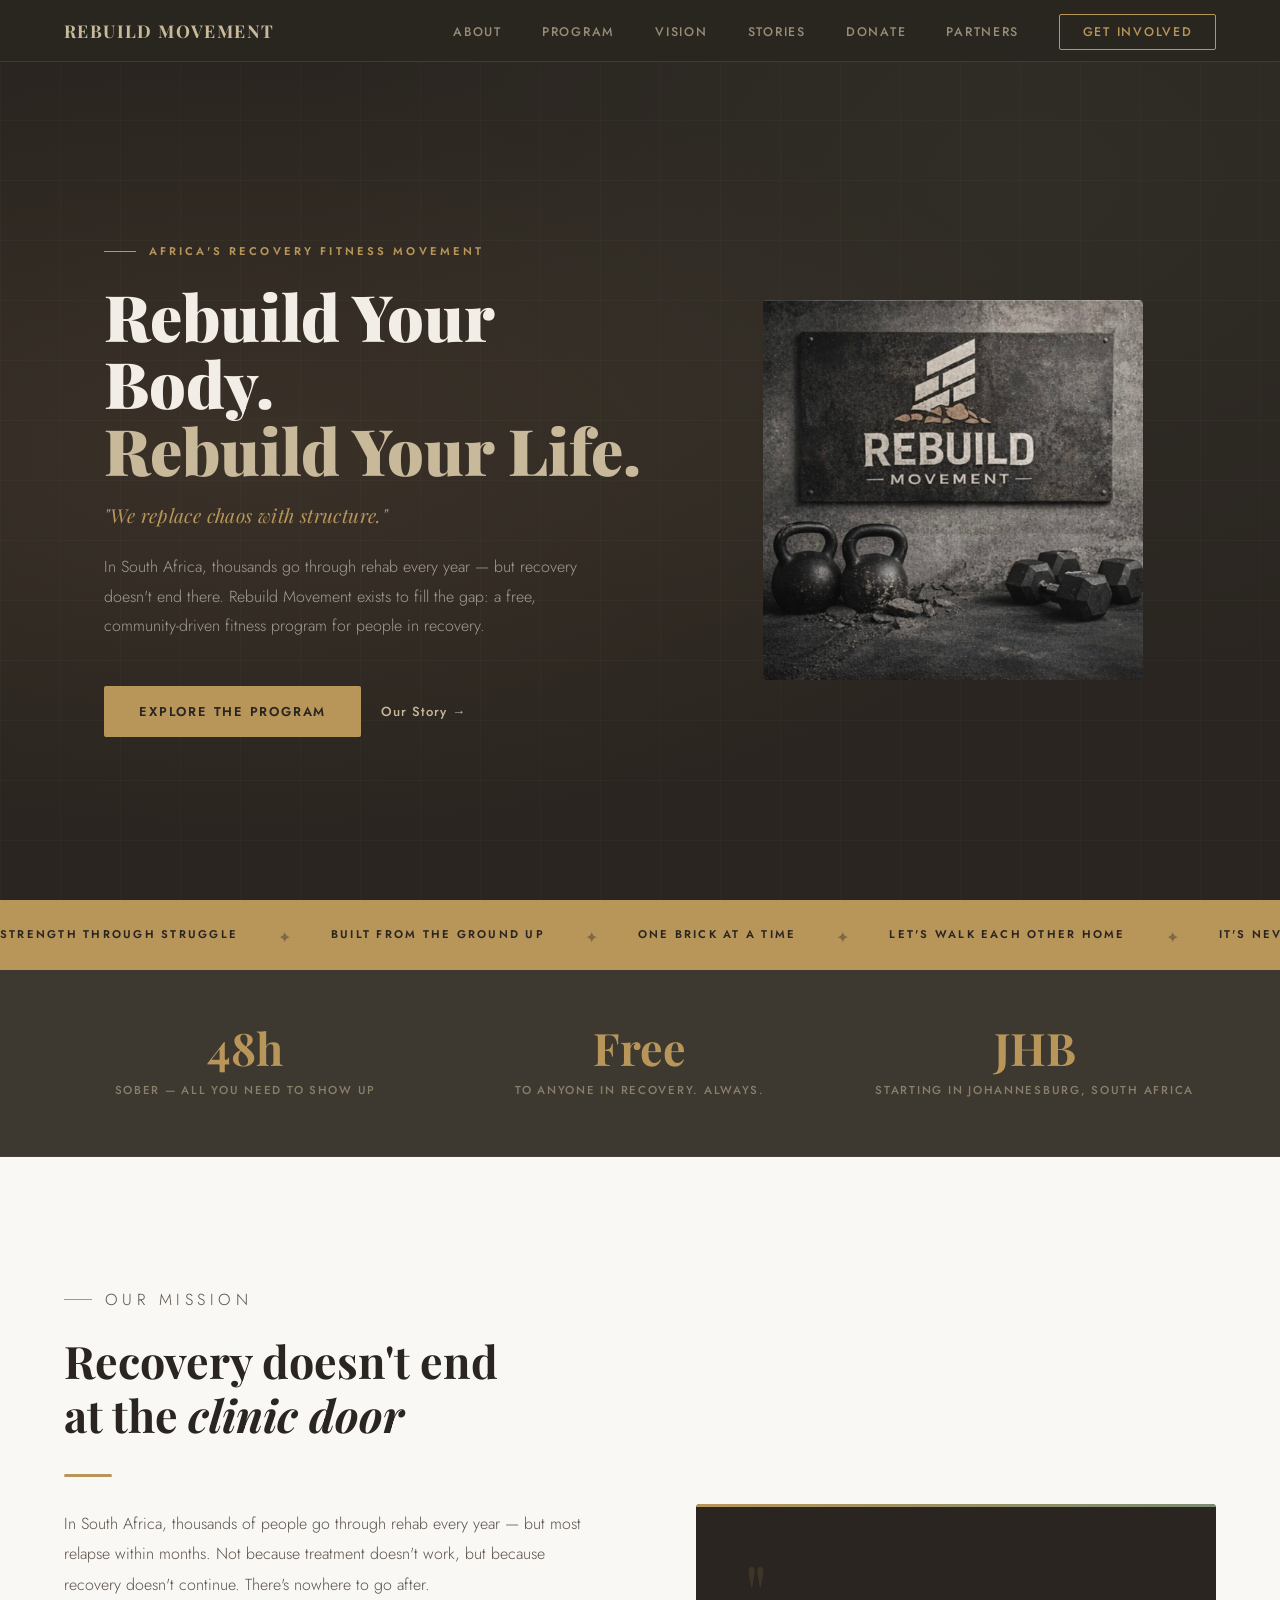
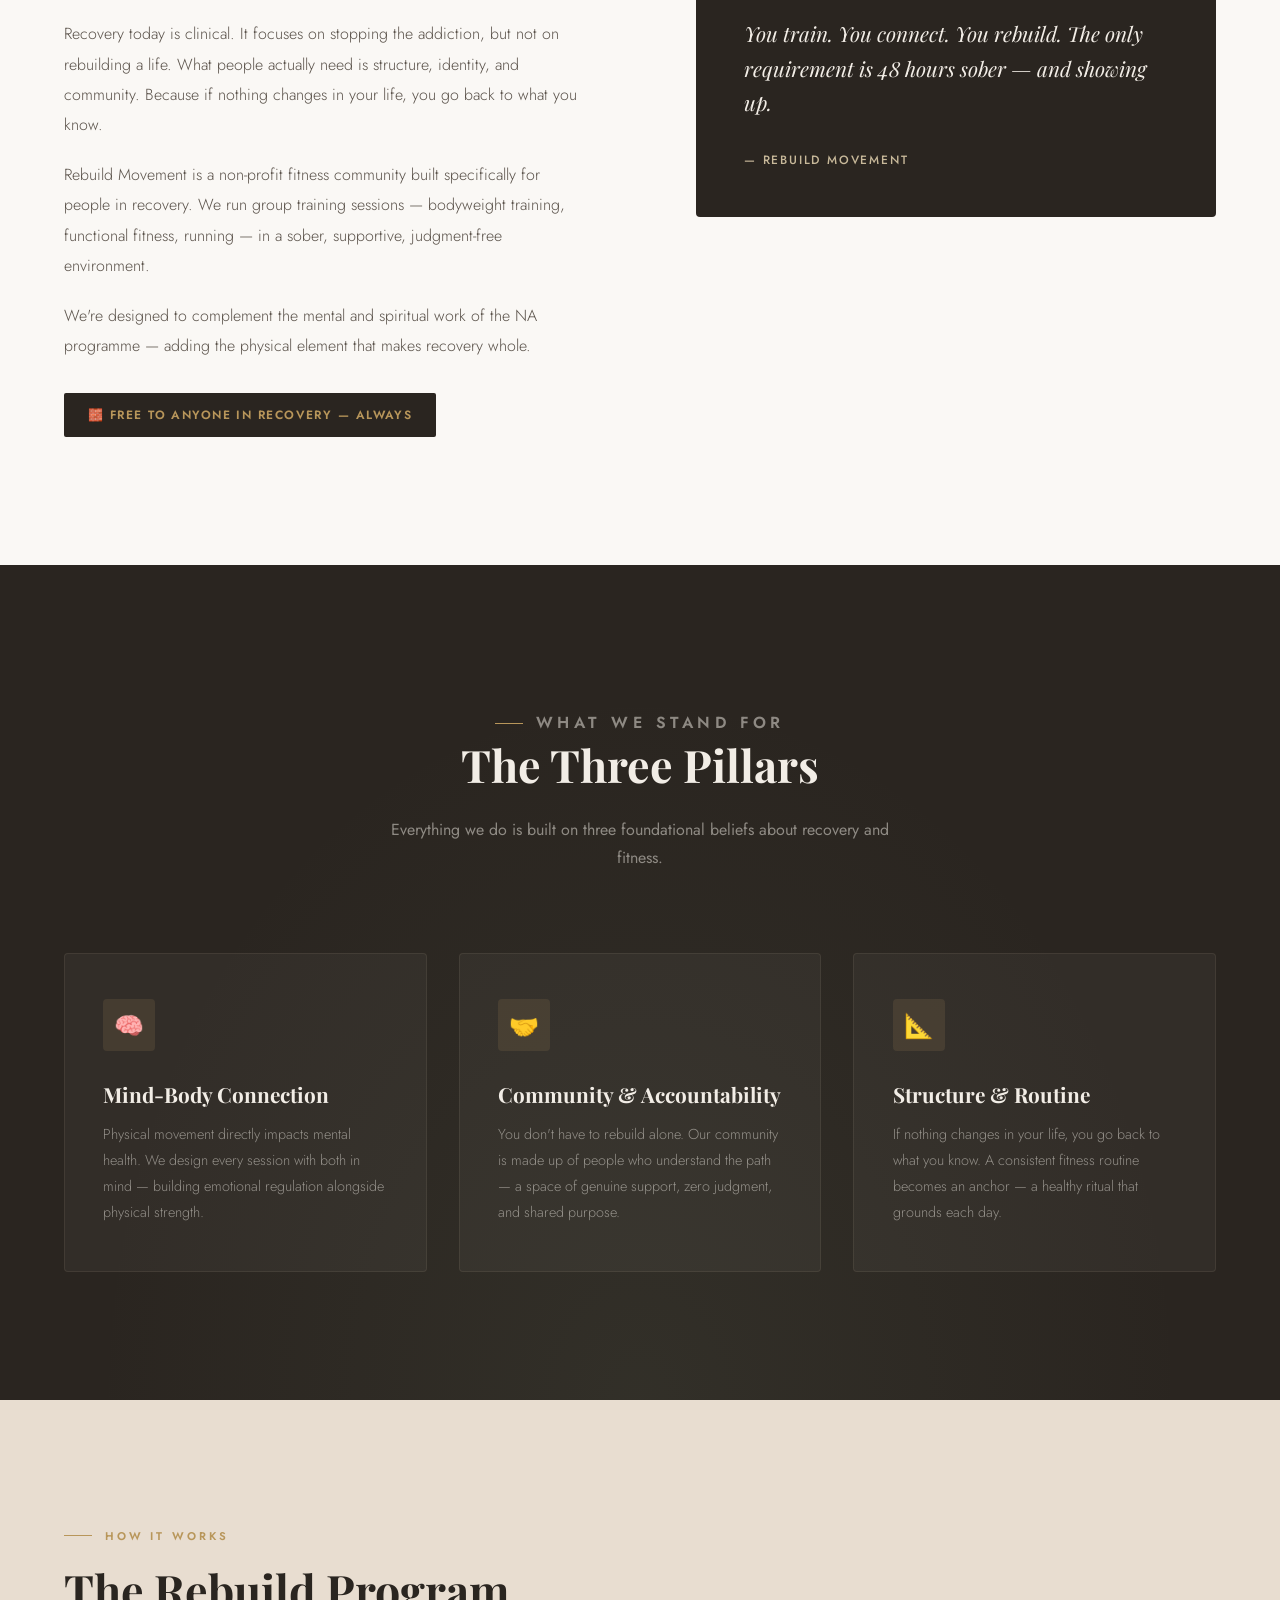
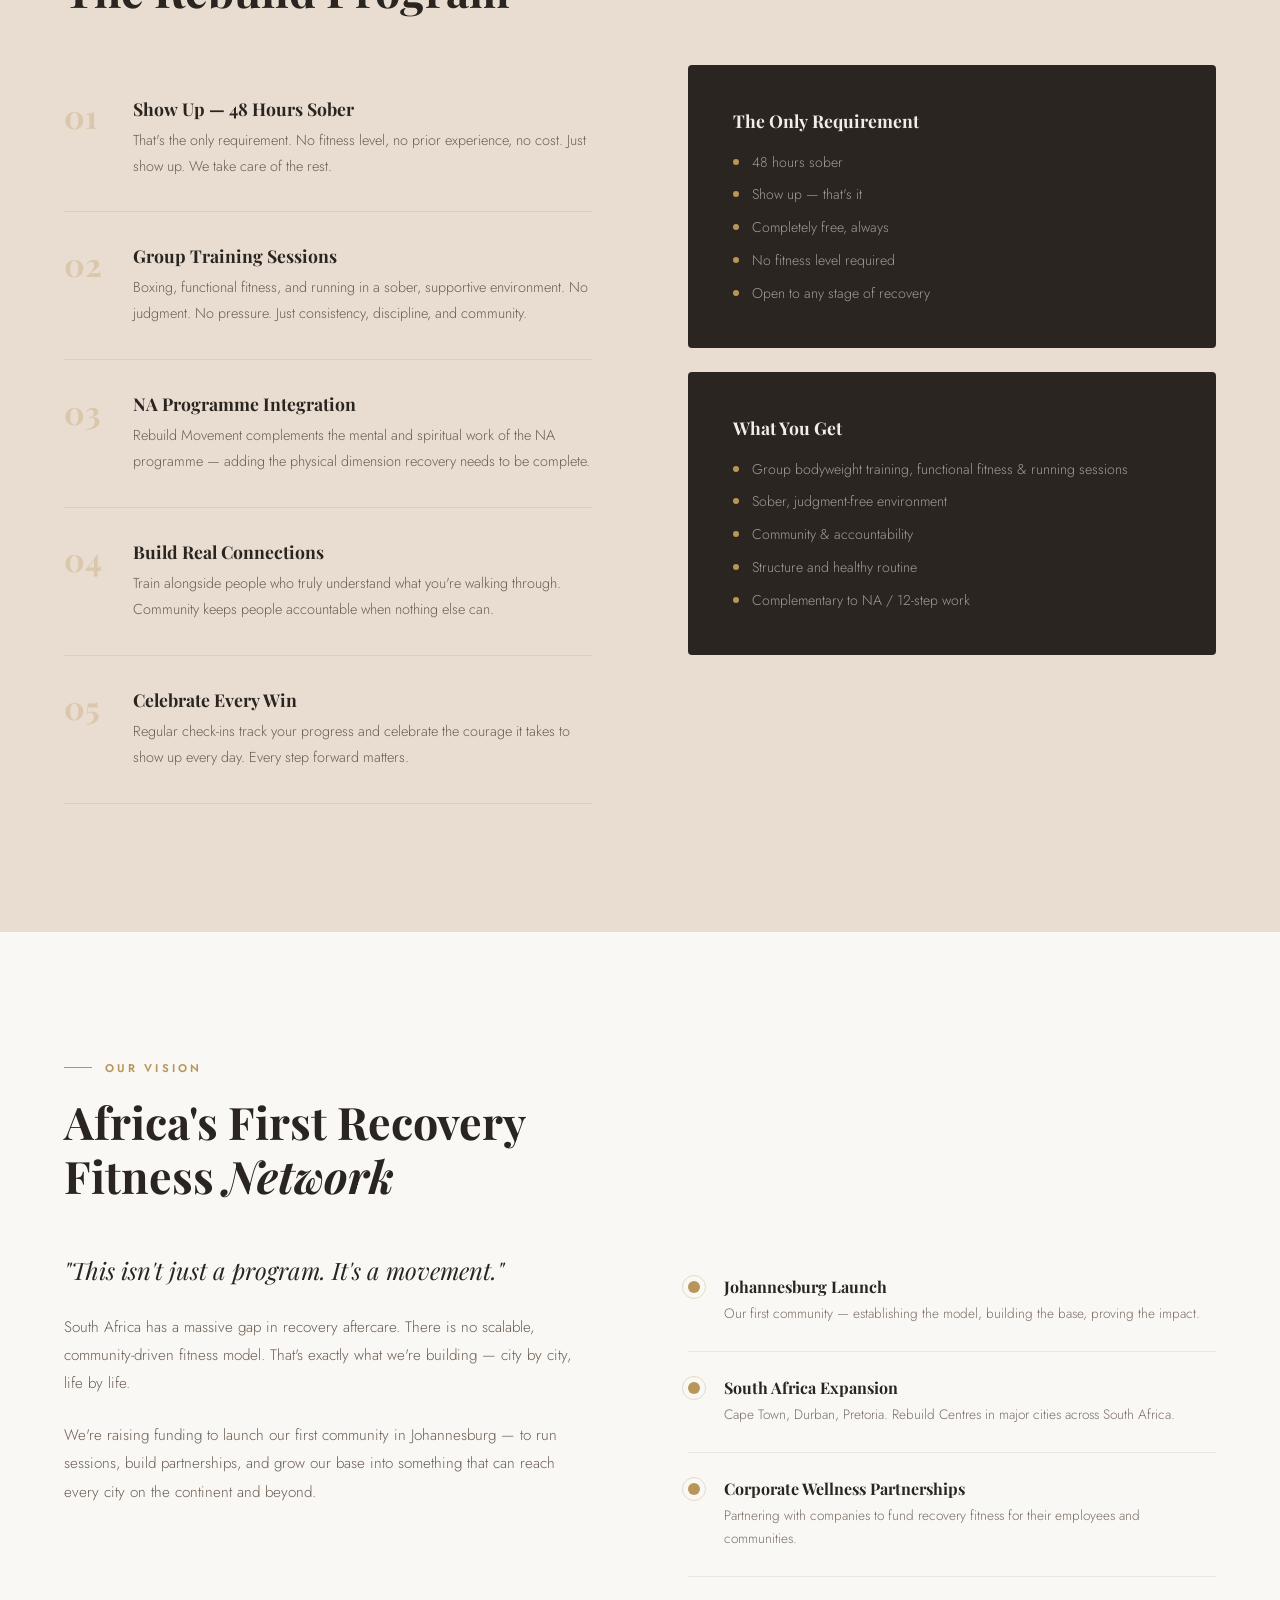
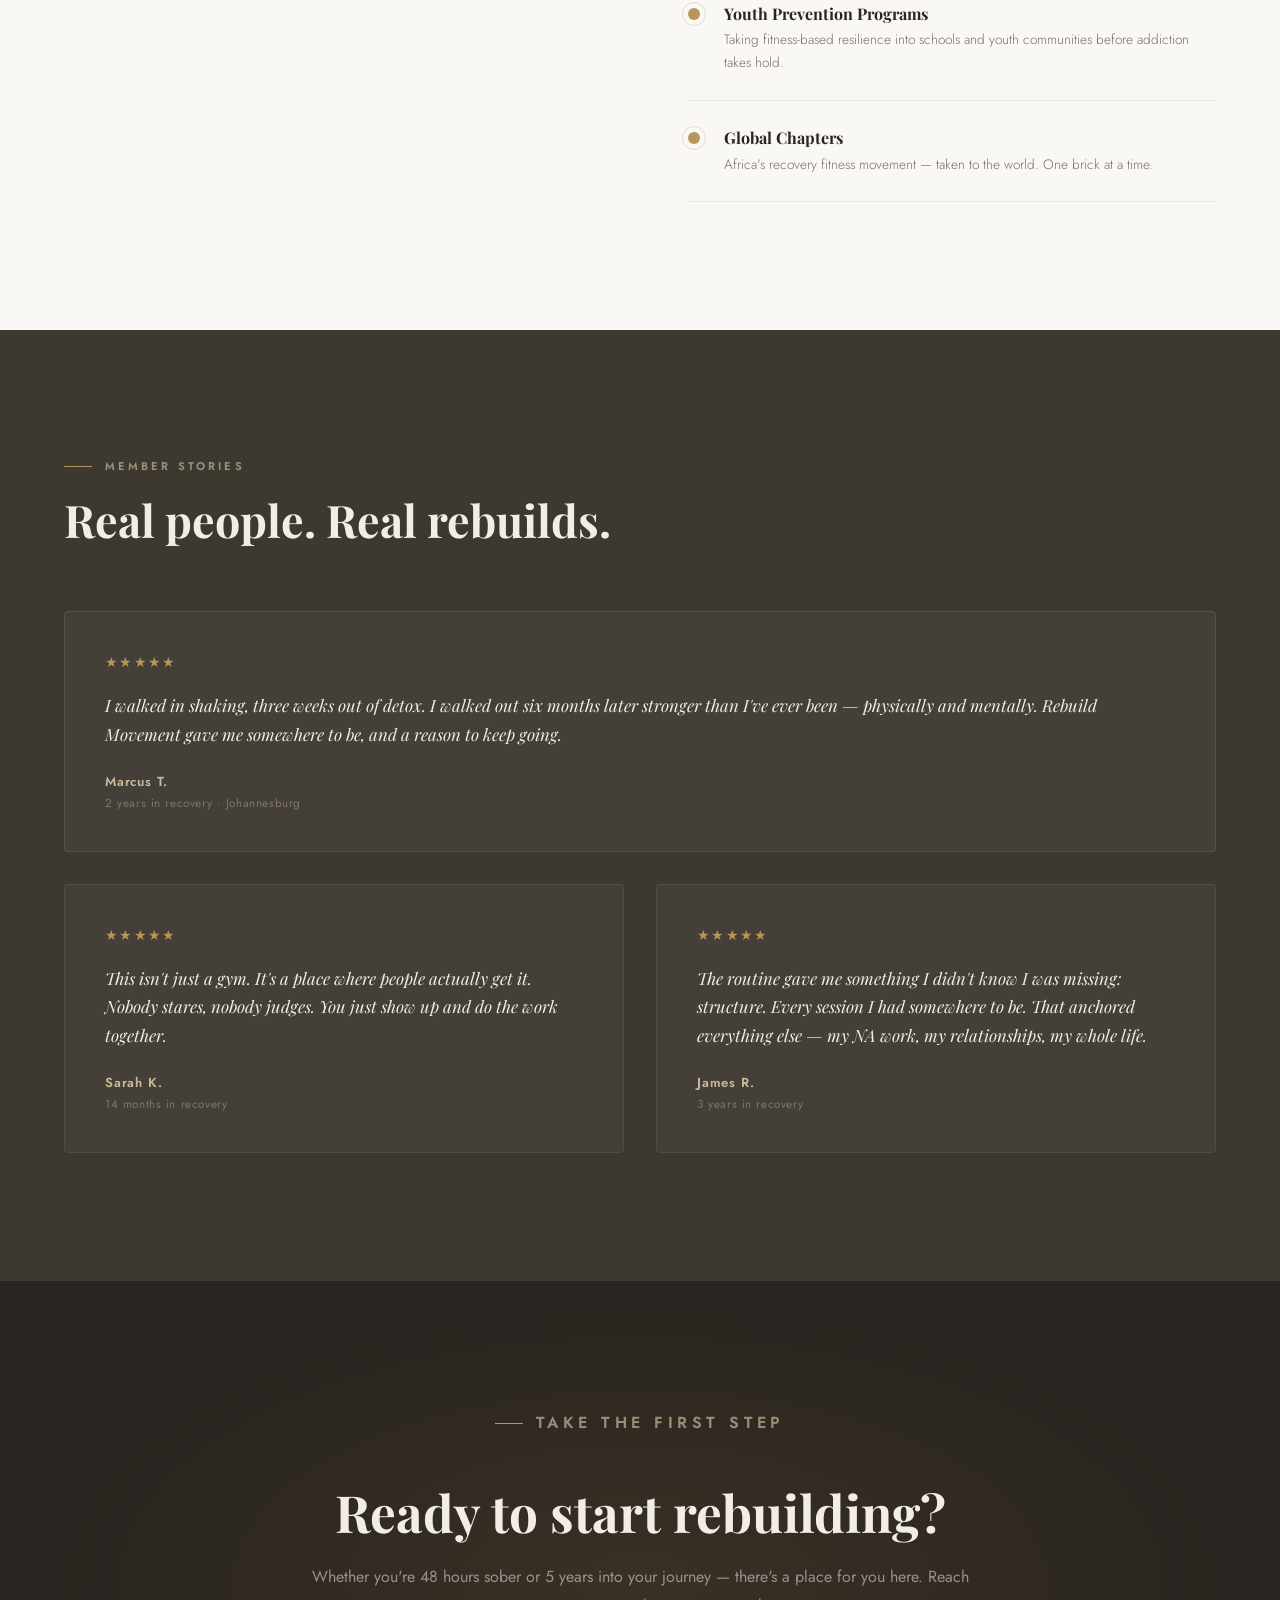
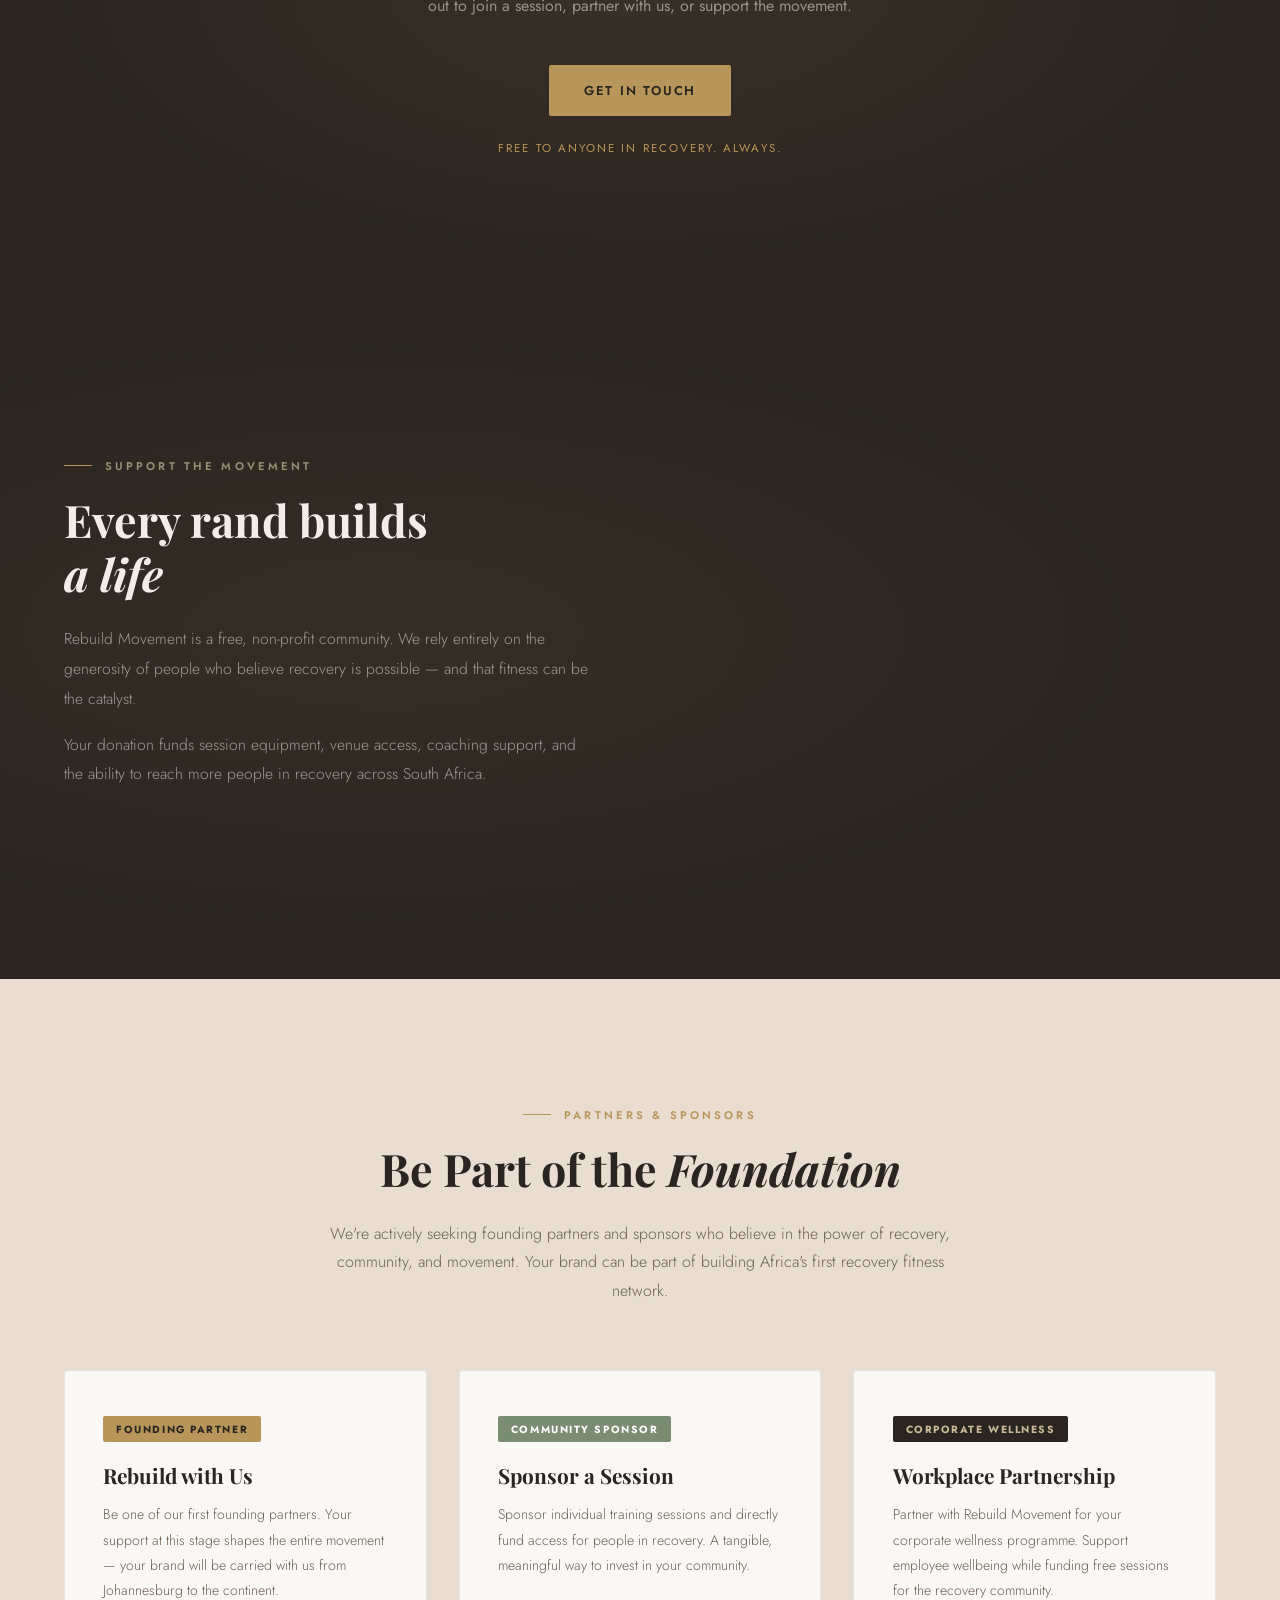
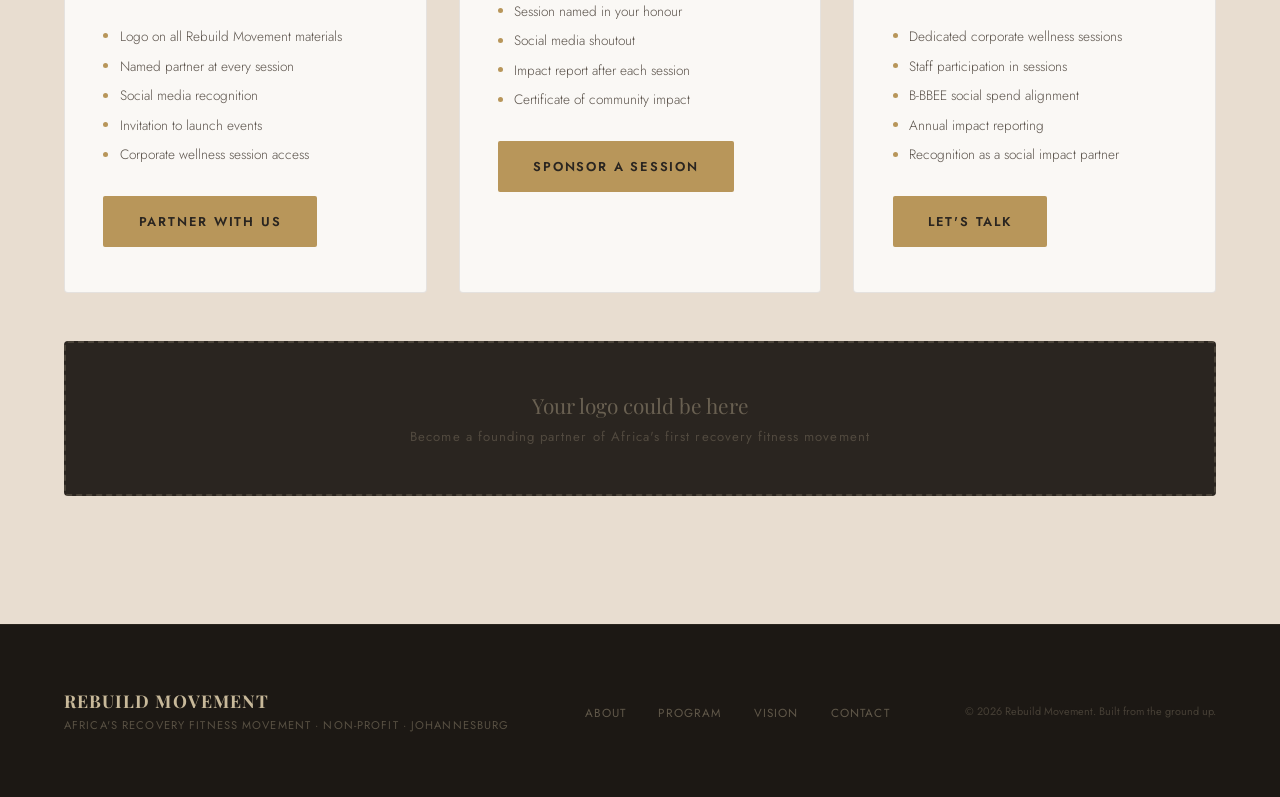
<file: index (1).html>
<!DOCTYPE html>
<html lang="en">
<head>
<meta charset="UTF-8">
<meta name="viewport" content="width=device-width, initial-scale=1.0">
<title>Rebuild Movement</title>
<link rel="preconnect" href="https://fonts.googleapis.com">
<link rel="preconnect" href="https://fonts.gstatic.com" crossorigin>
<link href="https://fonts.googleapis.com/css2?family=Playfair+Display:ital,wght@0,400;0,700;0,900;1,400;1,700&family=Jost:wght@300;400;500;600&display=swap" rel="stylesheet">
<style>
  :root {
    --stone: #2a2520;
    --ash: #3d3830;
    --sand: #c8b99a;
    --cream: #f2ede6;
    --warm-white: #faf8f5;
    --sage: #7a8c72;
    --accent: #b8965a;
    --light-sand: #e8ddd0;
  }

  * { margin: 0; padding: 0; box-sizing: border-box; }
  html { scroll-behavior: smooth; }

  body {
    font-family: 'Jost', 'Segoe UI', Arial, sans-serif;
    background: var(--warm-white);
    color: var(--stone);
    overflow-x: hidden;
  }

  nav {
    position: fixed;
    top: 0; left: 0; right: 0;
    z-index: 100;
    display: flex;
    justify-content: space-between;
    align-items: center;
    padding: 1.2rem 4rem;
    background: rgba(42, 37, 32, 0.95);
    backdrop-filter: blur(12px);
    border-bottom: 1px solid rgba(200, 185, 154, 0.15);
  }

  .nav-logo {
    font-family: 'Playfair Display', Georgia, 'Times New Roman', serif;
    font-size: 1.1rem;
    font-weight: 700;
    color: var(--sand);
    letter-spacing: 0.08em;
    text-decoration: none;
    text-transform: uppercase;
  }

  .nav-links {
    display: flex;
    gap: 2.5rem;
    list-style: none;
  }

  .nav-links a {
    color: rgba(200, 185, 154, 0.7);
    text-decoration: none;
    font-size: 0.78rem;
    font-weight: 500;
    letter-spacing: 0.14em;
    text-transform: uppercase;
    transition: color 0.3s;
  }

  .nav-links a:hover { color: var(--sand); }

  .nav-cta {
    border: 1px solid var(--accent) !important;
    color: var(--accent) !important;
    padding: 0.5rem 1.4rem;
    border-radius: 2px;
    transition: all 0.3s !important;
  }

  .nav-cta:hover {
    background: var(--accent) !important;
    color: var(--stone) !important;
  }

  .hero {
    min-height: 100vh;
    background: var(--stone);
    position: relative;
    display: flex;
    align-items: center;
    overflow: hidden;
  }

  .hero-texture {
    position: absolute;
    inset: 0;
    background-image:
      radial-gradient(ellipse at 20% 50%, rgba(156,122,90,0.14) 0%, transparent 60%),
      radial-gradient(ellipse at 80% 20%, rgba(122,140,114,0.08) 0%, transparent 50%);
  }

  .hero-grid {
    position: absolute;
    inset: 0;
    background-image:
      linear-gradient(rgba(200,185,154,0.03) 1px, transparent 1px),
      linear-gradient(90deg, rgba(200,185,154,0.03) 1px, transparent 1px);
    background-size: 60px 60px;
  }

  .hero-content {
    position: relative;
    z-index: 2;
    max-width: 1200px;
    margin: 0 auto;
    padding: 0 4rem;
    padding-top: 80px;
    display: grid;
    grid-template-columns: 1.1fr 0.9fr;
    gap: 5rem;
    align-items: center;
    width: 100%;
  }

  .hero-eyebrow {
    font-size: 0.7rem;
    font-weight: 600;
    letter-spacing: 0.28em;
    text-transform: uppercase;
    color: var(--accent);
    margin-bottom: 1.4rem;
    display: flex;
    align-items: center;
    gap: 0.8rem;
  }

  .hero-eyebrow::before {
    content: '';
    display: block;
    width: 32px;
    height: 1px;
    background: var(--accent);
    flex-shrink: 0;
  }

  h1 {
    font-family: 'Playfair Display', Georgia, 'Times New Roman', serif;
    font-size: clamp(2.8rem, 5vw, 4.8rem);
    font-weight: 900;
    line-height: 1.05;
    color: var(--cream);
    margin-bottom: 1.2rem;
  }

  h1 em {
    font-style: normal;
    color: var(--sand);
  }

  .hero-tagline {
    font-family: 'Playfair Display', Georgia, 'Times New Roman', serif;
    font-size: 1.2rem;
    font-style: italic;
    color: var(--accent);
    margin-bottom: 1.5rem;
    letter-spacing: 0.02em;
  }

  .hero-sub {
    font-size: 1rem;
    line-height: 1.85;
    color: rgba(242,237,230,0.58);
    font-weight: 300;
    max-width: 480px;
    margin-bottom: 2.8rem;
  }

  .hero-actions {
    display: flex;
    gap: 1.2rem;
    align-items: center;
    flex-wrap: wrap;
  }

  .btn-primary {
    background: var(--accent);
    color: var(--stone);
    padding: 1rem 2.2rem;
    border: none;
    border-radius: 2px;
    font-family: 'Jost', 'Segoe UI', Arial, sans-serif;
    font-size: 0.8rem;
    font-weight: 600;
    letter-spacing: 0.14em;
    text-transform: uppercase;
    cursor: pointer;
    text-decoration: none;
    transition: all 0.3s;
    display: inline-block;
  }

  .btn-primary:hover {
    background: var(--sand);
    transform: translateY(-2px);
    box-shadow: 0 8px 30px rgba(184,150,90,0.3);
  }

  .btn-ghost {
    color: var(--sand);
    font-size: 0.82rem;
    font-weight: 500;
    letter-spacing: 0.08em;
    text-decoration: none;
    display: flex;
    align-items: center;
    gap: 0.5rem;
    transition: gap 0.3s;
  }

  .btn-ghost:hover { gap: 0.9rem; }

  .hero-right {
    display: flex;
    justify-content: center;
    align-items: center;
  }

  .logo-display {
    width: 380px;
    height: 380px;
    border-radius: 4px;
    display: flex;
    align-items: center;
    justify-content: center;
    position: relative;
    overflow: hidden;
  }

  .logo-display img {
    width: 100%;
    height: 100%;
    object-fit: cover;
    border-radius: 4px;
  }

  .manifesto-bar {
    background: var(--accent);
    padding: 1.3rem 0;
    overflow: hidden;
    white-space: nowrap;
  }

  .manifesto-track {
    display: inline-flex;
    gap: 2.5rem;
    animation: scroll 35s linear infinite;
  }

  .manifesto-item {
    font-size: 0.7rem;
    font-weight: 600;
    letter-spacing: 0.2em;
    text-transform: uppercase;
    color: var(--stone);
    flex-shrink: 0;
  }

  .manifesto-sep {
    color: rgba(42,37,32,0.4);
    flex-shrink: 0;
  }

  @keyframes scroll {
    0% { transform: translateX(0); }
    100% { transform: translateX(-50%); }
  }

  .stats-bar {
    background: var(--ash);
    border-bottom: 1px solid rgba(200,185,154,0.08);
    padding: 2.5rem 4rem;
  }

  .stats-inner {
    max-width: 1200px;
    margin: 0 auto;
    display: grid;
    grid-template-columns: repeat(3, 1fr);
    gap: 2rem;
    text-align: center;
  }

  .stat-item { padding: 1rem; }

  .stat-num {
    font-family: 'Playfair Display', Georgia, 'Times New Roman', serif;
    font-size: 2.8rem;
    font-weight: 700;
    color: var(--accent);
    line-height: 1;
    display: block;
    margin-bottom: 0.4rem;
  }

  .stat-label {
    font-size: 0.72rem;
    letter-spacing: 0.15em;
    text-transform: uppercase;
    color: rgba(200,185,154,0.55);
    font-weight: 500;
  }

  .section-inner { max-width: 1200px; margin: 0 auto; }

  .section-label {
    font-size: 0.7rem;
    font-weight: 600;
    letter-spacing: 0.28em;
    text-transform: uppercase;
    color: var(--accent);
    margin-bottom: 1.2rem;
    display: flex;
    align-items: center;
    gap: 0.8rem;
  }

  .section-label::before {
    content: '';
    display: block;
    width: 28px;
    height: 1px;
    background: var(--accent);
    flex-shrink: 0;
  }

  h2 {
    font-family: 'Playfair Display', Georgia, 'Times New Roman', serif;
    font-size: clamp(2rem, 3.5vw, 3rem);
    font-weight: 700;
    line-height: 1.2;
    color: var(--stone);
    margin-bottom: 1.5rem;
  }

  .divider {
    width: 48px;
    height: 3px;
    background: var(--accent);
    margin: 2rem 0;
    border-radius: 2px;
  }

  .about {
    padding: 8rem 4rem;
    background: var(--warm-white);
  }

  .about-grid {
    display: grid;
    grid-template-columns: 1fr 1fr;
    gap: 7rem;
    align-items: center;
  }

  .about-text p {
    font-size: 1rem;
    line-height: 1.9;
    color: #5a524a;
    font-weight: 300;
    margin-bottom: 1.2rem;
  }

  .free-badge {
    display: inline-flex;
    align-items: center;
    gap: 0.7rem;
    background: var(--stone);
    color: var(--accent);
    padding: 0.8rem 1.5rem;
    border-radius: 2px;
    font-size: 0.75rem;
    font-weight: 600;
    letter-spacing: 0.12em;
    text-transform: uppercase;
    margin-top: 0.8rem;
  }

  .about-card {
    background: var(--stone);
    border-radius: 4px;
    padding: 3rem;
    position: relative;
    overflow: hidden;
  }

  .about-card::before {
    content: '';
    position: absolute;
    top: 0; left: 0; right: 0;
    height: 3px;
    background: linear-gradient(90deg, var(--accent), var(--sage));
  }

  .quote-mark {
    font-family: 'Playfair Display', Georgia, 'Times New Roman', serif;
    font-size: 5rem;
    color: rgba(184,150,90,0.15);
    line-height: 1;
    margin-bottom: -1rem;
    display: block;
  }

  .quote-text {
    font-family: 'Playfair Display', Georgia, 'Times New Roman', serif;
    font-size: 1.3rem;
    line-height: 1.65;
    color: var(--cream);
    font-style: italic;
    margin-bottom: 2rem;
  }

  .quote-attr {
    font-size: 0.75rem;
    letter-spacing: 0.15em;
    text-transform: uppercase;
    color: var(--sand);
    font-weight: 500;
  }

  .pillars {
    padding: 8rem 4rem;
    background: var(--stone);
    position: relative;
    overflow: hidden;
  }

  .pillars::before {
    content: '';
    position: absolute;
    inset: 0;
    background: radial-gradient(ellipse at 50% 100%, rgba(122,140,114,0.1) 0%, transparent 60%);
  }

  .pillars-header {
    text-align: center;
    margin-bottom: 5rem;
    position: relative;
    z-index: 1;
  }

  .pillars-header h2 { color: var(--cream); }

  .pillars-header p {
    font-size: 1rem;
    line-height: 1.8;
    color: rgba(242,237,230,0.5);
    max-width: 500px;
    margin: 1rem auto 0;
  }

  .pillars-grid {
    display: grid;
    grid-template-columns: repeat(3, 1fr);
    gap: 2rem;
    position: relative;
    z-index: 1;
    max-width: 1200px;
    margin: 0 auto;
  }

  .pillar-card {
    background: rgba(255,255,255,0.04);
    border: 1px solid rgba(200,185,154,0.1);
    border-radius: 4px;
    padding: 2.8rem 2.4rem;
    transition: all 0.4s;
    position: relative;
    overflow: hidden;
  }

  .pillar-card::after {
    content: '';
    position: absolute;
    bottom: 0; left: 0; right: 0;
    height: 2px;
    background: linear-gradient(90deg, var(--accent), transparent);
    transform: scaleX(0);
    transform-origin: left;
    transition: transform 0.4s;
  }

  .pillar-card:hover {
    background: rgba(255,255,255,0.07);
    border-color: rgba(200,185,154,0.25);
    transform: translateY(-4px);
  }

  .pillar-card:hover::after { transform: scaleX(1); }

  .pillar-icon {
    width: 52px;
    height: 52px;
    background: rgba(184,150,90,0.14);
    border-radius: 4px;
    display: flex;
    align-items: center;
    justify-content: center;
    font-size: 1.5rem;
    margin-bottom: 1.8rem;
  }

  .pillar-card h3 {
    font-family: 'Playfair Display', Georgia, 'Times New Roman', serif;
    font-size: 1.3rem;
    font-weight: 700;
    color: var(--cream);
    margin-bottom: 0.9rem;
  }

  .pillar-card p {
    font-size: 0.9rem;
    line-height: 1.8;
    color: rgba(242,237,230,0.5);
    font-weight: 300;
  }

  .program {
    padding: 8rem 4rem;
    background: var(--light-sand);
  }

  .program-grid {
    display: grid;
    grid-template-columns: 1fr 1fr;
    gap: 6rem;
    align-items: start;
    max-width: 1200px;
    margin: 3rem auto 0;
  }

  .step {
    display: flex;
    gap: 1.8rem;
    padding: 2rem 0;
    border-bottom: 1px solid rgba(42,37,32,0.08);
    transition: padding-left 0.3s;
  }

  .step:hover { padding-left: 0.5rem; }

  .step-num {
    font-family: 'Playfair Display', Georgia, 'Times New Roman', serif;
    font-size: 2rem;
    font-weight: 700;
    color: rgba(184,150,90,0.3);
    min-width: 2.5rem;
    line-height: 1;
    padding-top: 0.2rem;
  }

  .step-content h3 {
    font-family: 'Playfair Display', Georgia, 'Times New Roman', serif;
    font-size: 1.1rem;
    font-weight: 700;
    color: var(--stone);
    margin-bottom: 0.5rem;
  }

  .step-content p {
    font-size: 0.9rem;
    line-height: 1.8;
    color: #6b5e53;
    font-weight: 300;
  }

  .program-info { position: sticky; top: 120px; }

  .info-card {
    background: var(--stone);
    border-radius: 4px;
    padding: 2.8rem;
    margin-bottom: 1.5rem;
  }

  .info-card h3 {
    font-family: 'Playfair Display', Georgia, 'Times New Roman', serif;
    font-size: 1.1rem;
    color: var(--cream);
    margin-bottom: 1.2rem;
  }

  .info-list {
    list-style: none;
    display: flex;
    flex-direction: column;
    gap: 0.8rem;
  }

  .info-list li {
    font-size: 0.88rem;
    color: rgba(242,237,230,0.6);
    display: flex;
    align-items: center;
    gap: 0.8rem;
    font-weight: 300;
  }

  .info-list li::before {
    content: '';
    width: 6px;
    height: 6px;
    border-radius: 50%;
    background: var(--accent);
    flex-shrink: 0;
  }

  .vision {
    padding: 8rem 4rem;
    background: var(--warm-white);
  }

  .vision-grid {
    display: grid;
    grid-template-columns: 1fr 1fr;
    gap: 6rem;
    align-items: start;
    max-width: 1200px;
    margin: 3rem auto 0;
  }

  .vision-statement {
    font-family: 'Playfair Display', Georgia, 'Times New Roman', serif;
    font-size: 1.5rem;
    font-style: italic;
    line-height: 1.6;
    color: var(--stone);
    margin-bottom: 1.5rem;
  }

  .vision-sub {
    font-size: 0.95rem;
    line-height: 1.85;
    color: #6b5e53;
    font-weight: 300;
    margin-bottom: 1.5rem;
  }

  .roadmap { display: flex; flex-direction: column; gap: 0; }

  .roadmap-item {
    display: flex;
    align-items: flex-start;
    gap: 1.5rem;
    padding: 1.6rem 0;
    border-bottom: 1px solid rgba(42,37,32,0.08);
  }

  .roadmap-dot {
    width: 12px;
    height: 12px;
    border-radius: 50%;
    background: var(--accent);
    flex-shrink: 0;
    margin-top: 5px;
    position: relative;
  }

  .roadmap-dot::after {
    content: '';
    position: absolute;
    top: 50%;
    left: 50%;
    transform: translate(-50%, -50%);
    width: 22px;
    height: 22px;
    border-radius: 50%;
    border: 1px solid rgba(184,150,90,0.3);
  }

  .roadmap-content h4 {
    font-family: 'Playfair Display', Georgia, 'Times New Roman', serif;
    font-size: 1rem;
    font-weight: 700;
    color: var(--stone);
    margin-bottom: 0.3rem;
  }

  .roadmap-content p {
    font-size: 0.85rem;
    line-height: 1.7;
    color: #7a6e65;
    font-weight: 300;
  }

  .testimonials {
    padding: 8rem 4rem;
    background: var(--ash);
  }

  .testimonials-header {
    max-width: 1200px;
    margin: 0 auto 4rem;
  }

  .testimonials-header h2 { color: var(--cream); }

  .testimonials-grid {
    display: grid;
    grid-template-columns: repeat(2, 1fr);
    gap: 2rem;
    max-width: 1200px;
    margin: 0 auto;
  }

  .testimonial-card {
    background: rgba(255,255,255,0.04);
    border: 1px solid rgba(200,185,154,0.1);
    border-radius: 4px;
    padding: 2.5rem;
    transition: all 0.3s;
  }

  .testimonial-card:hover {
    border-color: rgba(200,185,154,0.25);
    transform: translateY(-2px);
  }

  .testimonial-card:first-child {
    grid-column: 1 / -1;
    border-color: rgba(184,150,90,0.2);
  }

  .t-stars {
    color: var(--accent);
    font-size: 0.85rem;
    letter-spacing: 0.1em;
    margin-bottom: 1.2rem;
  }

  .t-text {
    font-family: 'Playfair Display', Georgia, 'Times New Roman', serif;
    font-size: 1.05rem;
    line-height: 1.7;
    color: var(--cream);
    font-style: italic;
    margin-bottom: 1.5rem;
  }

  .t-name {
    font-size: 0.82rem;
    font-weight: 600;
    color: var(--sand);
    letter-spacing: 0.06em;
  }

  .t-meta {
    font-size: 0.73rem;
    color: rgba(200,185,154,0.45);
    margin-top: 0.2rem;
    letter-spacing: 0.05em;
  }

  .cta-section {
    padding: 8rem 4rem;
    background: var(--stone);
    text-align: center;
    position: relative;
    overflow: hidden;
  }

  .cta-section::before {
    content: '';
    position: absolute;
    inset: 0;
    background: radial-gradient(ellipse at center, rgba(184,150,90,0.1) 0%, transparent 65%);
  }

  .cta-inner {
    position: relative;
    z-index: 1;
    max-width: 680px;
    margin: 0 auto;
  }

  .cta-section h2 {
    color: var(--cream);
    font-size: clamp(1.8rem, 4vw, 3.2rem);
    margin-bottom: 1.2rem;
  }

  .cta-section p {
    font-size: 1rem;
    line-height: 1.8;
    color: rgba(242,237,230,0.52);
    margin-bottom: 2.8rem;
  }

  .cta-qualifier {
    font-size: 0.72rem;
    letter-spacing: 0.18em;
    text-transform: uppercase;
    color: var(--accent);
    margin-top: 1.5rem;
    display: block;
  }

  footer {
    background: rgba(28,24,20,1);
    padding: 4rem;
    border-top: 1px solid rgba(200,185,154,0.08);
  }

  .footer-inner {
    max-width: 1200px;
    margin: 0 auto;
    display: flex;
    justify-content: space-between;
    align-items: center;
  }

  .footer-brand {
    font-family: 'Playfair Display', Georgia, 'Times New Roman', serif;
    font-size: 1.1rem;
    font-weight: 700;
    color: var(--sand);
    letter-spacing: 0.06em;
  }

  .footer-tagline {
    font-size: 0.7rem;
    color: rgba(200,185,154,0.35);
    margin-top: 0.3rem;
    letter-spacing: 0.1em;
    text-transform: uppercase;
  }

  .footer-links {
    display: flex;
    gap: 2rem;
    list-style: none;
  }

  .footer-links a {
    font-size: 0.73rem;
    color: rgba(200,185,154,0.4);
    text-decoration: none;
    letter-spacing: 0.1em;
    text-transform: uppercase;
    transition: color 0.3s;
  }

  .footer-links a:hover { color: var(--sand); }

  .footer-copy {
    font-size: 0.68rem;
    color: rgba(200,185,154,0.25);
  }

  @keyframes fadeUp {
    from { opacity: 0; transform: translateY(28px); }
    to { opacity: 1; transform: translateY(0); }
  }

  .hero-eyebrow { animation: fadeUp 0.8s ease forwards; }
  h1 { animation: fadeUp 0.8s 0.12s ease both; }
  .hero-tagline { animation: fadeUp 0.8s 0.22s ease both; }
  .hero-sub { animation: fadeUp 0.8s 0.32s ease both; }
  .hero-actions { animation: fadeUp 0.8s 0.44s ease both; }
  .logo-display { animation: fadeUp 0.9s 0.28s ease both; }

  .reveal {
    opacity: 0;
    transform: translateY(22px);
    transition: opacity 0.7s ease, transform 0.7s ease;
  }
  .reveal.visible {
    opacity: 1;
    transform: translateY(0);
  }

  @media (max-width: 900px) {
    nav { padding: 1rem 1.5rem; }
    .nav-links { display: none; }
    .hero-content, .about-grid, .program-grid, .pillars-grid, .testimonials-grid, .vision-grid {
      grid-template-columns: 1fr;
    }
    .hero-content { gap: 3rem; padding: 6rem 1.5rem 4rem; }
    .about, .pillars, .program, .testimonials, .cta-section, .vision, footer {
      padding: 5rem 1.5rem;
    }
    .stats-bar { padding: 2rem 1.5rem; }
    .stats-inner { grid-template-columns: 1fr; gap: 1.5rem; }
    .footer-inner { flex-direction: column; gap: 1.5rem; text-align: center; }
    .testimonial-card:first-child { grid-column: 1; }
    .program-info { position: static; }
    .logo-display { width: 280px; height: 280px; }
  }

  /* DONATE */
  .donate-section {
    padding: 8rem 4rem;
    background: var(--stone);
    position: relative;
    overflow: hidden;
  }

  .donate-section::before {
    content: '';
    position: absolute;
    inset: 0;
    background: radial-gradient(ellipse at 30% 50%, rgba(184,150,90,0.08) 0%, transparent 60%);
  }

  .donate-grid {
    display: grid;
    grid-template-columns: 1fr 1fr;
    gap: 6rem;
    align-items: center;
    max-width: 1200px;
    margin: 0 auto;
    position: relative;
    z-index: 1;
  }

  .donate-text {
    font-size: 0.98rem;
    line-height: 1.9;
    color: rgba(242,237,230,0.58);
    font-weight: 300;
    margin-bottom: 1rem;
  }

  .donate-card {
    background: rgba(255,255,255,0.04);
    border: 1px solid rgba(200,185,154,0.15);
    border-radius: 4px;
    padding: 3rem;
    position: relative;
    overflow: hidden;
  }

  .donate-card::before {
    content: '';
    position: absolute;
    top: 0; left: 0; right: 0;
    height: 3px;
    background: linear-gradient(90deg, var(--accent), var(--sage));
  }

  .donate-card-icon {
    font-size: 2.5rem;
    margin-bottom: 1.2rem;
  }

  .donate-card h3 {
    font-family: 'Playfair Display', Georgia, serif;
    font-size: 1.4rem;
    color: var(--cream);
    margin-bottom: 0.8rem;
  }

  .donate-card p {
    font-size: 0.9rem;
    line-height: 1.8;
    color: rgba(242,237,230,0.55);
    font-weight: 300;
    margin-bottom: 1.5rem;
  }

  .donate-amounts {
    display: flex;
    flex-wrap: wrap;
    gap: 0.6rem;
    margin-bottom: 0.5rem;
  }

  .amount-tag {
    background: rgba(184,150,90,0.12);
    border: 1px solid rgba(184,150,90,0.25);
    color: var(--accent);
    padding: 0.4rem 0.9rem;
    border-radius: 2px;
    font-size: 0.78rem;
    font-weight: 600;
    letter-spacing: 0.08em;
    cursor: pointer;
    transition: all 0.3s;
  }

  .amount-tag:hover {
    background: rgba(184,150,90,0.25);
  }

  .donate-note {
    font-size: 0.72rem !important;
    color: rgba(200,185,154,0.35) !important;
    text-align: center;
    margin-top: 1rem !important;
    margin-bottom: 0 !important;
  }

  /* SPONSORS */
  .sponsors-section {
    padding: 8rem 4rem;
    background: var(--light-sand);
  }

  .sponsors-sub {
    font-size: 1rem;
    line-height: 1.8;
    color: #6b5e53;
    max-width: 620px;
    margin: 1rem auto 0;
    text-align: center;
    font-weight: 300;
  }

  .sponsor-tiers {
    display: grid;
    grid-template-columns: repeat(3, 1fr);
    gap: 2rem;
    max-width: 1200px;
    margin: 4rem auto 3rem;
  }

  .sponsor-tier {
    background: var(--warm-white);
    border: 1px solid rgba(42,37,32,0.1);
    border-radius: 4px;
    padding: 2.8rem 2.4rem;
    position: relative;
    transition: all 0.3s;
  }

  .sponsor-tier:hover {
    transform: translateY(-4px);
    box-shadow: 0 12px 40px rgba(42,37,32,0.08);
  }

  .tier-badge {
    display: inline-block;
    background: var(--accent);
    color: var(--stone);
    font-size: 0.65rem;
    font-weight: 700;
    letter-spacing: 0.15em;
    text-transform: uppercase;
    padding: 0.35rem 0.8rem;
    border-radius: 2px;
    margin-bottom: 1.2rem;
  }

  .tier-badge--community { background: var(--sage); color: white; }
  .tier-badge--corporate { background: var(--stone); color: var(--sand); }

  .sponsor-tier h3 {
    font-family: 'Playfair Display', Georgia, serif;
    font-size: 1.3rem;
    color: var(--stone);
    margin-bottom: 0.8rem;
  }

  .sponsor-tier > p {
    font-size: 0.88rem;
    line-height: 1.8;
    color: #6b5e53;
    font-weight: 300;
    margin-bottom: 1.4rem;
  }

  .tier-benefits {
    list-style: none;
    display: flex;
    flex-direction: column;
    gap: 0.6rem;
    margin-bottom: 0.5rem;
  }

  .tier-benefits li {
    font-size: 0.85rem;
    color: #5a524a;
    display: flex;
    align-items: center;
    gap: 0.7rem;
    font-weight: 300;
  }

  .tier-benefits li::before {
    content: '';
    width: 5px;
    height: 5px;
    border-radius: 50%;
    background: var(--accent);
    flex-shrink: 0;
  }

  .sponsor-placeholder {
    background: var(--stone);
    border: 2px dashed rgba(200,185,154,0.2);
    border-radius: 4px;
    padding: 3rem;
    text-align: center;
    max-width: 1200px;
    margin: 0 auto;
  }

  .sponsor-placeholder-text {
    font-family: 'Playfair Display', Georgia, serif;
    font-size: 1.3rem;
    color: rgba(200,185,154,0.4);
    margin-bottom: 0.5rem;
  }

  .sponsor-placeholder-sub {
    font-size: 0.82rem;
    color: rgba(200,185,154,0.25);
    letter-spacing: 0.08em;
  }

  /* MODAL */
  .modal-overlay {
    position: fixed;
    inset: 0;
    background: rgba(20,16,12,0.88);
    z-index: 999;
    display: none;
    align-items: center;
    justify-content: center;
    padding: 2rem;
    backdrop-filter: blur(6px);
  }

  .modal-overlay.active {
    display: flex;
  }

  .modal-box {
    background: var(--warm-white);
    border-radius: 4px;
    max-width: 900px;
    width: 100%;
    display: grid;
    grid-template-columns: 1fr 1.4fr;
    overflow: hidden;
    position: relative;
    max-height: 92vh;
    overflow-y: auto;
    box-shadow: 0 40px 100px rgba(0,0,0,0.5);
  }

  .modal-close {
    position: absolute;
    top: 1.2rem;
    right: 1.2rem;
    background: rgba(42,37,32,0.15);
    border: none;
    color: var(--stone);
    width: 36px;
    height: 36px;
    border-radius: 50%;
    cursor: pointer;
    font-size: 0.85rem;
    display: flex;
    align-items: center;
    justify-content: center;
    z-index: 10;
    transition: background 0.2s;
  }

  .modal-close:hover { background: rgba(42,37,32,0.25); }

  .modal-left {
    background: var(--stone);
    padding: 3.5rem 2.5rem;
    display: flex;
    flex-direction: column;
    justify-content: space-between;
    position: relative;
    overflow: hidden;
  }

  .modal-left::before {
    content: '';
    position: absolute;
    inset: 0;
    background: radial-gradient(ellipse at 50% 80%, rgba(184,150,90,0.12) 0%, transparent 65%);
  }

  .modal-logo-text {
    font-family: 'Playfair Display', Georgia, serif;
    font-size: 2rem;
    font-weight: 900;
    color: var(--cream);
    letter-spacing: 0.06em;
    line-height: 1.1;
    position: relative;
    z-index: 1;
  }

  .modal-logo-text span {
    font-size: 0.7rem;
    letter-spacing: 0.3em;
    color: var(--accent);
    font-weight: 500;
    display: block;
    margin-top: 0.3rem;
  }

  .modal-tagline {
    font-family: 'Playfair Display', Georgia, serif;
    font-size: 1.1rem;
    font-style: italic;
    color: rgba(242,237,230,0.6);
    line-height: 1.6;
    position: relative;
    z-index: 1;
    margin: 2rem 0;
  }

  .modal-contact-info {
    display: flex;
    flex-direction: column;
    gap: 1rem;
    position: relative;
    z-index: 1;
  }

  .modal-info-item {
    display: flex;
    align-items: center;
    gap: 0.8rem;
    font-size: 0.82rem;
    color: rgba(200,185,154,0.7);
  }

  .modal-info-item a {
    color: rgba(200,185,154,0.7);
    text-decoration: none;
    transition: color 0.2s;
  }

  .modal-info-item a:hover { color: var(--sand); }

  .modal-info-icon {
    font-size: 1rem;
    color: var(--accent);
    flex-shrink: 0;
  }

  .modal-instagram {
    display: flex !important;
    align-items: center;
    gap: 0.6rem;
    color: rgba(200,185,154,0.7) !important;
    text-decoration: none;
    transition: color 0.2s;
    font-size: 0.82rem;
  }

  .modal-instagram:hover { color: var(--sand) !important; }

  .modal-right {
    padding: 3.5rem 3rem;
    background: var(--warm-white);
  }

  .modal-right h2 {
    font-family: 'Playfair Display', Georgia, serif;
    font-size: 1.8rem;
    color: var(--stone);
    margin-bottom: 0.6rem;
  }

  .modal-form-sub {
    font-size: 0.88rem;
    line-height: 1.7;
    color: #7a6e65;
    margin-bottom: 2rem;
    font-weight: 300;
  }

  .form-group {
    margin-bottom: 1.3rem;
  }

  .form-group label {
    display: block;
    font-size: 0.72rem;
    font-weight: 600;
    letter-spacing: 0.12em;
    text-transform: uppercase;
    color: var(--stone);
    margin-bottom: 0.5rem;
  }

  .form-group input,
  .form-group select,
  .form-group textarea {
    width: 100%;
    padding: 0.85rem 1rem;
    border: 1px solid rgba(42,37,32,0.15);
    border-radius: 2px;
    background: white;
    font-family: 'Jost', 'Segoe UI', Arial, sans-serif;
    font-size: 0.9rem;
    color: var(--stone);
    transition: border-color 0.2s;
    outline: none;
  }

  .form-group input:focus,
  .form-group select:focus,
  .form-group textarea:focus {
    border-color: var(--accent);
  }

  .form-group textarea {
    resize: vertical;
    min-height: 100px;
  }

  .form-success {
    display: none;
    text-align: center;
    padding: 2rem;
  }

  .form-success.active { display: block; }

  .success-icon {
    width: 60px;
    height: 60px;
    background: var(--accent);
    border-radius: 50%;
    display: flex;
    align-items: center;
    justify-content: center;
    font-size: 1.5rem;
    color: white;
    margin: 0 auto 1.2rem;
  }

  .form-success h3 {
    font-family: 'Playfair Display', Georgia, serif;
    font-size: 1.4rem;
    color: var(--stone);
    margin-bottom: 0.5rem;
  }

  .form-success p {
    font-size: 0.9rem;
    color: #7a6e65;
    font-weight: 300;
  }

  @media (max-width: 900px) {
    .modal-box { grid-template-columns: 1fr; }
    .modal-left { padding: 2.5rem 2rem; }
    .modal-right { padding: 2.5rem 2rem; }
    .donate-grid { grid-template-columns: 1fr; gap: 3rem; }
    .sponsor-tiers { grid-template-columns: 1fr; }
    .donate-section, .sponsors-section { padding: 5rem 1.5rem; }
  }

</style>
</head>
<body>

<nav>
  <a href="#" class="nav-logo">Rebuild Movement</a>
  <ul class="nav-links">
    <li><a href="#about">About</a></li>
    <li><a href="#program">Program</a></li>
    <li><a href="#vision">Vision</a></li>
    <li><a href="#stories">Stories</a></li>
    <li><a href="#donate">Donate</a></li>
    <li><a href="#sponsors">Partners</a></li>
    <li><a href="#contact" class="nav-cta" onclick="openContact(); return false;">Get Involved</a></li>
  </ul>
</nav>

<section class="hero">
  <div class="hero-texture"></div>
  <div class="hero-grid"></div>
  <div class="hero-content">
    <div class="hero-left">
      <p class="hero-eyebrow">Africa's Recovery Fitness Movement</p>
      <h1>Rebuild Your Body.<br><em>Rebuild Your Life.</em></h1>
      <p class="hero-tagline">"We replace chaos with structure."</p>
      <p class="hero-sub">In South Africa, thousands go through rehab every year — but recovery doesn't end there. Rebuild Movement exists to fill the gap: a free, community-driven fitness program for people in recovery.</p>
      <div class="hero-actions">
        <a href="#program" class="btn-primary">Explore the Program</a>
        <a href="#about" class="btn-ghost">Our Story →</a>
      </div>
    </div>
    <div class="hero-right">
      <div class="logo-display">
        <img src="[data-uri]" alt="Rebuild Movement Logo">
      </div>
    </div>
  </div>
</section>

<div class="manifesto-bar">
  <div class="manifesto-track">
    <span class="manifesto-item">Strength Through Struggle</span>
    <span class="manifesto-sep">✦</span>
    <span class="manifesto-item">Built From the Ground Up</span>
    <span class="manifesto-sep">✦</span>
    <span class="manifesto-item">One Brick at a Time</span>
    <span class="manifesto-sep">✦</span>
    <span class="manifesto-item">Let's Walk Each Other Home</span>
    <span class="manifesto-sep">✦</span>
    <span class="manifesto-item">It's Never the Wrong Time to Do the Right Thing</span>
    <span class="manifesto-sep">✦</span>
    <span class="manifesto-item">We Replace Chaos With Structure</span>
    <span class="manifesto-sep">✦</span>
    <span class="manifesto-item">Strength Through Struggle</span>
    <span class="manifesto-sep">✦</span>
    <span class="manifesto-item">Built From the Ground Up</span>
    <span class="manifesto-sep">✦</span>
    <span class="manifesto-item">One Brick at a Time</span>
    <span class="manifesto-sep">✦</span>
    <span class="manifesto-item">Let's Walk Each Other Home</span>
    <span class="manifesto-sep">✦</span>
    <span class="manifesto-item">It's Never the Wrong Time to Do the Right Thing</span>
    <span class="manifesto-sep">✦</span>
    <span class="manifesto-item">We Replace Chaos With Structure</span>
    <span class="manifesto-sep">✦</span>
  </div>
</div>

<div class="stats-bar">
  <div class="stats-inner">
    <div class="stat-item reveal">
      <span class="stat-num">48h</span>
      <span class="stat-label">Sober — All You Need to Show Up</span>
    </div>
    <div class="stat-item reveal">
      <span class="stat-num">Free</span>
      <span class="stat-label">To Anyone in Recovery. Always.</span>
    </div>
    <div class="stat-item reveal">
      <span class="stat-num">JHB</span>
      <span class="stat-label">Starting in Johannesburg, South Africa</span>
    </div>
  </div>
</div>

<section class="about" id="about">
  <div class="section-inner">
    <div class="about-grid">
      <div class="about-text">
        <p class="section-label reveal">Our Mission</p>
        <h2 class="reveal">Recovery doesn't end<br>at the <em>clinic door</em></h2>
        <div class="divider reveal"></div>
        <p class="reveal">In South Africa, thousands of people go through rehab every year — but most relapse within months. Not because treatment doesn't work, but because recovery doesn't continue. There's nowhere to go after.</p>
        <p class="reveal">Recovery today is clinical. It focuses on stopping the addiction, but not on rebuilding a life. What people actually need is structure, identity, and community. Because if nothing changes in your life, you go back to what you know.</p>
        <p class="reveal">Rebuild Movement is a non-profit fitness community built specifically for people in recovery. We run group training sessions — bodyweight training, functional fitness, running — in a sober, supportive, judgment-free environment.</p>
        <p class="reveal">We're designed to complement the mental and spiritual work of the NA programme — adding the physical element that makes recovery whole.</p>
        <div class="free-badge reveal">🧱 Free to anyone in recovery — always</div>
      </div>
      <div class="about-visual reveal">
        <div class="about-card">
          <span class="quote-mark">"</span>
          <p class="quote-text">You train. You connect. You rebuild. The only requirement is 48 hours sober — and showing up.</p>
          <p class="quote-attr">— Rebuild Movement</p>
        </div>
      </div>
    </div>
  </div>
</section>

<section class="pillars" id="pillars">
  <div class="pillars-header reveal">
    <p class="section-label" style="justify-content:center;">What We Stand For</p>
    <h2>The Three Pillars</h2>
    <p>Everything we do is built on three foundational beliefs about recovery and fitness.</p>
  </div>
  <div class="pillars-grid">
    <div class="pillar-card reveal">
      <div class="pillar-icon">🧠</div>
      <h3>Mind-Body Connection</h3>
      <p>Physical movement directly impacts mental health. We design every session with both in mind — building emotional regulation alongside physical strength.</p>
    </div>
    <div class="pillar-card reveal">
      <div class="pillar-icon">🤝</div>
      <h3>Community & Accountability</h3>
      <p>You don't have to rebuild alone. Our community is made up of people who understand the path — a space of genuine support, zero judgment, and shared purpose.</p>
    </div>
    <div class="pillar-card reveal">
      <div class="pillar-icon">📐</div>
      <h3>Structure & Routine</h3>
      <p>If nothing changes in your life, you go back to what you know. A consistent fitness routine becomes an anchor — a healthy ritual that grounds each day.</p>
    </div>
  </div>
</section>

<section class="program" id="program">
  <div class="section-inner">
    <p class="section-label reveal">How It Works</p>
    <h2 class="reveal">The Rebuild Program</h2>
    <div class="program-grid">
      <div class="program-steps">
        <div class="step reveal">
          <span class="step-num">01</span>
          <div class="step-content">
            <h3>Show Up — 48 Hours Sober</h3>
            <p>That's the only requirement. No fitness level, no prior experience, no cost. Just show up. We take care of the rest.</p>
          </div>
        </div>
        <div class="step reveal">
          <span class="step-num">02</span>
          <div class="step-content">
            <h3>Group Training Sessions</h3>
            <p>Boxing, functional fitness, and running in a sober, supportive environment. No judgment. No pressure. Just consistency, discipline, and community.</p>
          </div>
        </div>
        <div class="step reveal">
          <span class="step-num">03</span>
          <div class="step-content">
            <h3>NA Programme Integration</h3>
            <p>Rebuild Movement complements the mental and spiritual work of the NA programme — adding the physical dimension recovery needs to be complete.</p>
          </div>
        </div>
        <div class="step reveal">
          <span class="step-num">04</span>
          <div class="step-content">
            <h3>Build Real Connections</h3>
            <p>Train alongside people who truly understand what you're walking through. Community keeps people accountable when nothing else can.</p>
          </div>
        </div>
        <div class="step reveal">
          <span class="step-num">05</span>
          <div class="step-content">
            <h3>Celebrate Every Win</h3>
            <p>Regular check-ins track your progress and celebrate the courage it takes to show up every day. Every step forward matters.</p>
          </div>
        </div>
      </div>
      <div class="program-info">
        <div class="info-card reveal">
          <h3>The Only Requirement</h3>
          <ul class="info-list">
            <li>48 hours sober</li>
            <li>Show up — that's it</li>
            <li>Completely free, always</li>
            <li>No fitness level required</li>
            <li>Open to any stage of recovery</li>
          </ul>
        </div>
        <div class="info-card reveal">
          <h3>What You Get</h3>
          <ul class="info-list">
            <li>Group bodyweight training, functional fitness & running sessions</li>
            <li>Sober, judgment-free environment</li>
            <li>Community & accountability</li>
            <li>Structure and healthy routine</li>
            <li>Complementary to NA / 12-step work</li>
          </ul>
        </div>
      </div>
    </div>
  </div>
</section>

<section class="vision" id="vision">
  <div class="section-inner">
    <p class="section-label reveal">Our Vision</p>
    <h2 class="reveal">Africa's First Recovery<br>Fitness <em>Network</em></h2>
    <div class="vision-grid">
      <div>
        <p class="vision-statement reveal">"This isn't just a program. It's a movement."</p>
        <p class="vision-sub reveal">South Africa has a massive gap in recovery aftercare. There is no scalable, community-driven fitness model. That's exactly what we're building — city by city, life by life.</p>
        <p class="vision-sub reveal">We're raising funding to launch our first community in Johannesburg — to run sessions, build partnerships, and grow our base into something that can reach every city on the continent and beyond.</p>
      </div>
      <div class="roadmap reveal">
        <div class="roadmap-item">
          <div class="roadmap-dot"></div>
          <div class="roadmap-content">
            <h4>Johannesburg Launch</h4>
            <p>Our first community — establishing the model, building the base, proving the impact.</p>
          </div>
        </div>
        <div class="roadmap-item">
          <div class="roadmap-dot"></div>
          <div class="roadmap-content">
            <h4>South Africa Expansion</h4>
            <p>Cape Town, Durban, Pretoria. Rebuild Centres in major cities across South Africa.</p>
          </div>
        </div>
        <div class="roadmap-item">
          <div class="roadmap-dot"></div>
          <div class="roadmap-content">
            <h4>Corporate Wellness Partnerships</h4>
            <p>Partnering with companies to fund recovery fitness for their employees and communities.</p>
          </div>
        </div>
        <div class="roadmap-item">
          <div class="roadmap-dot"></div>
          <div class="roadmap-content">
            <h4>Youth Prevention Programs</h4>
            <p>Taking fitness-based resilience into schools and youth communities before addiction takes hold.</p>
          </div>
        </div>
        <div class="roadmap-item">
          <div class="roadmap-dot"></div>
          <div class="roadmap-content">
            <h4>Global Chapters</h4>
            <p>Africa's recovery fitness movement — taken to the world. One brick at a time.</p>
          </div>
        </div>
      </div>
    </div>
  </div>
</section>

<section class="testimonials" id="stories">
  <div class="testimonials-header">
    <p class="section-label reveal" style="color: rgba(200,185,154,0.7);">Member Stories</p>
    <h2 class="reveal">Real people. Real rebuilds.</h2>
  </div>
  <div class="testimonials-grid">
    <div class="testimonial-card reveal">
      <div class="t-stars">★★★★★</div>
      <p class="t-text">I walked in shaking, three weeks out of detox. I walked out six months later stronger than I've ever been — physically and mentally. Rebuild Movement gave me somewhere to be, and a reason to keep going.</p>
      <p class="t-name">Marcus T.</p>
      <p class="t-meta">2 years in recovery · Johannesburg</p>
    </div>
    <div class="testimonial-card reveal">
      <div class="t-stars">★★★★★</div>
      <p class="t-text">This isn't just a gym. It's a place where people actually get it. Nobody stares, nobody judges. You just show up and do the work together.</p>
      <p class="t-name">Sarah K.</p>
      <p class="t-meta">14 months in recovery</p>
    </div>
    <div class="testimonial-card reveal">
      <div class="t-stars">★★★★★</div>
      <p class="t-text">The routine gave me something I didn't know I was missing: structure. Every session I had somewhere to be. That anchored everything else — my NA work, my relationships, my whole life.</p>
      <p class="t-name">James R.</p>
      <p class="t-meta">3 years in recovery</p>
    </div>
  </div>
</section>

<section class="cta-section" id="contact">
  <div class="cta-inner">
    <p class="section-label reveal" style="justify-content:center; color: rgba(200,185,154,0.7);">Take the First Step</p>
    <h2 class="reveal">Ready to start rebuilding?</h2>
    <p class="reveal">Whether you're 48 hours sober or 5 years into your journey — there's a place for you here. Reach out to join a session, partner with us, or support the movement.</p>
    <button class="btn-primary reveal" onclick="openContact()">Get in Touch</button>
    <span class="cta-qualifier reveal">Free to anyone in recovery. Always.</span>
  </div>
</section>

<!-- DONATE SECTION -->
<section class="donate-section" id="donate">
  <div class="section-inner">
    <div class="donate-grid">
      <div class="donate-left">
        <p class="section-label reveal" style="color: rgba(200,185,154,0.7);">Support the Movement</p>
        <h2 class="reveal" style="color: var(--cream);">Every rand builds<br><em>a life</em></h2>
        <p class="donate-text reveal">Rebuild Movement is a free, non-profit community. We rely entirely on the generosity of people who believe recovery is possible — and that fitness can be the catalyst.</p>
        <p class="donate-text reveal">Your donation funds session equipment, venue access, coaching support, and the ability to reach more people in recovery across South Africa.</p>
      </div>
      <div class="donate-right reveal">
        <div class="donate-card">
          <div class="donate-card-icon">🧱</div>
          <h3>One Brick at a Time</h3>
          <p>No amount is too small. Every contribution directly supports a person in recovery getting access to free fitness, community, and structure.</p>
          <div class="donate-amounts">
            <span class="amount-tag">R50</span>
            <span class="amount-tag">R100</span>
            <span class="amount-tag">R250</span>
            <span class="amount-tag">R500</span>
            <span class="amount-tag">Your amount</span>
          </div>
          <a href="mailto:rebuildmovementsa@gmail.com?subject=Donation%20Enquiry&body=Hi%2C%20I%20would%20like%20to%20make%20a%20donation%20to%20Rebuild%20Movement." class="btn-primary" style="display:block; text-align:center; margin-top:1.5rem;">Donate Now</a>
          <p class="donate-note">Reach out via email to arrange your donation. Bank details provided on request.</p>
        </div>
      </div>
    </div>
  </div>
</section>

<!-- SPONSORS & PARTNERS -->
<section class="sponsors-section" id="sponsors">
  <div class="section-inner">
    <div style="text-align:center; margin-bottom: 4rem;">
      <p class="section-label reveal" style="justify-content:center;">Partners & Sponsors</p>
      <h2 class="reveal">Be Part of the <em>Foundation</em></h2>
      <p class="sponsors-sub reveal">We're actively seeking founding partners and sponsors who believe in the power of recovery, community, and movement. Your brand can be part of building Africa's first recovery fitness network.</p>
    </div>
    <div class="sponsor-tiers">
      <div class="sponsor-tier reveal">
        <div class="tier-badge">Founding Partner</div>
        <h3>Rebuild with Us</h3>
        <p>Be one of our first founding partners. Your support at this stage shapes the entire movement — your brand will be carried with us from Johannesburg to the continent.</p>
        <ul class="tier-benefits">
          <li>Logo on all Rebuild Movement materials</li>
          <li>Named partner at every session</li>
          <li>Social media recognition</li>
          <li>Invitation to launch events</li>
          <li>Corporate wellness session access</li>
        </ul>
        <a href="mailto:rebuildmovementsa@gmail.com?subject=Partnership%20Enquiry&body=Hi%2C%20I%20am%20interested%20in%20becoming%20a%20partner%20or%20sponsor%20of%20Rebuild%20Movement." class="btn-primary" style="display:inline-block; margin-top:1.5rem;">Partner With Us</a>
      </div>
      <div class="sponsor-tier reveal">
        <div class="tier-badge tier-badge--community">Community Sponsor</div>
        <h3>Sponsor a Session</h3>
        <p>Sponsor individual training sessions and directly fund access for people in recovery. A tangible, meaningful way to invest in your community.</p>
        <ul class="tier-benefits">
          <li>Session named in your honour</li>
          <li>Social media shoutout</li>
          <li>Impact report after each session</li>
          <li>Certificate of community impact</li>
        </ul>
        <a href="mailto:rebuildmovementsa@gmail.com?subject=Session%20Sponsorship%20Enquiry&body=Hi%2C%20I%20am%20interested%20in%20sponsoring%20a%20session%20for%20Rebuild%20Movement." class="btn-primary" style="display:inline-block; margin-top:1.5rem;">Sponsor a Session</a>
      </div>
      <div class="sponsor-tier reveal">
        <div class="tier-badge tier-badge--corporate">Corporate Wellness</div>
        <h3>Workplace Partnership</h3>
        <p>Partner with Rebuild Movement for your corporate wellness programme. Support employee wellbeing while funding free sessions for the recovery community.</p>
        <ul class="tier-benefits">
          <li>Dedicated corporate wellness sessions</li>
          <li>Staff participation in sessions</li>
          <li>B-BBEE social spend alignment</li>
          <li>Annual impact reporting</li>
          <li>Recognition as a social impact partner</li>
        </ul>
        <a href="mailto:rebuildmovementsa@gmail.com?subject=Corporate%20Wellness%20Partnership&body=Hi%2C%20I%20am%20interested%20in%20a%20corporate%20wellness%20partnership%20with%20Rebuild%20Movement." class="btn-primary" style="display:inline-block; margin-top:1.5rem;">Let's Talk</a>
      </div>
    </div>
    <div class="sponsor-placeholder reveal">
      <p class="sponsor-placeholder-text">Your logo could be here</p>
      <p class="sponsor-placeholder-sub">Become a founding partner of Africa's first recovery fitness movement</p>
    </div>
  </div>
</section>

<!-- CONTACT MODAL -->
<div class="modal-overlay" id="contactModal" onclick="closeContactOutside(event)">
  <div class="modal-box">
    <button class="modal-close" onclick="closeContact()">✕</button>
    <div class="modal-left">
      <div class="modal-logo-text">REBUILD<br><span>MOVEMENT</span></div>
      <p class="modal-tagline">"We replace chaos<br>with structure."</p>
      <div class="modal-contact-info">
        <div class="modal-info-item">
          <span class="modal-info-icon">✉</span>
          <a href="mailto:rebuildmovementsa@gmail.com">rebuildmovementsa@gmail.com</a>
        </div>
        <div class="modal-info-item">
          <span class="modal-info-icon">📞</span>
          <a href="tel:+27745853588">+27 74 585 3588</a>
        </div>
        <div class="modal-info-item">
          <span class="modal-info-icon">📍</span>
          <span>Johannesburg, South Africa</span>
        </div>
        <div class="modal-info-item">
          <a href="https://www.instagram.com/rebuildmovement.sa" target="_blank" class="modal-instagram">
            <svg width="18" height="18" viewBox="0 0 24 24" fill="currentColor"><path d="M12 2.163c3.204 0 3.584.012 4.85.07 3.252.148 4.771 1.691 4.919 4.919.058 1.265.069 1.645.069 4.849 0 3.205-.012 3.584-.069 4.849-.149 3.225-1.664 4.771-4.919 4.919-1.266.058-1.644.07-4.85.07-3.204 0-3.584-.012-4.849-.07-3.26-.149-4.771-1.699-4.919-4.92-.058-1.265-.07-1.644-.07-4.849 0-3.204.013-3.583.07-4.849.149-3.227 1.664-4.771 4.919-4.919 1.266-.057 1.645-.069 4.849-.069zm0-2.163c-3.259 0-3.667.014-4.947.072-4.358.2-6.78 2.618-6.98 6.98-.059 1.281-.073 1.689-.073 4.948 0 3.259.014 3.668.072 4.948.2 4.358 2.618 6.78 6.98 6.98 1.281.058 1.689.072 4.948.072 3.259 0 3.668-.014 4.948-.072 4.354-.2 6.782-2.618 6.979-6.98.059-1.28.073-1.689.073-4.948 0-3.259-.014-3.667-.072-4.947-.196-4.354-2.617-6.78-6.979-6.98-1.281-.059-1.69-.073-4.949-.073zm0 5.838c-3.403 0-6.162 2.759-6.162 6.162s2.759 6.163 6.162 6.163 6.162-2.759 6.162-6.163c0-3.403-2.759-6.162-6.162-6.162zm0 10.162c-2.209 0-4-1.79-4-4 0-2.209 1.791-4 4-4s4 1.791 4 4c0 2.21-1.791 4-4 4zm6.406-11.845c-.796 0-1.441.645-1.441 1.44s.645 1.44 1.441 1.44c.795 0 1.439-.645 1.439-1.44s-.644-1.44-1.439-1.44z"/></svg>
            @rebuildmovement.sa
          </a>
        </div>
      </div>
    </div>
    <div class="modal-right">
      <h2>Get in Touch</h2>
      <p class="modal-form-sub">Whether you want to join a session, partner with us, or support the movement — we'd love to hear from you.</p>
      <form class="contact-form" onsubmit="submitForm(event)">
        <div class="form-group">
          <label>Your Name</label>
          <input type="text" id="fname" placeholder="e.g. James Mokoena" required>
        </div>
        <div class="form-group">
          <label>Email Address</label>
          <input type="email" id="femail" placeholder="your@email.com" required>
        </div>
        <div class="form-group">
          <label>I want to...</label>
          <select id="freason">
            <option value="Join a session">Join a session</option>
            <option value="Partner or sponsor">Partner or sponsor</option>
            <option value="Make a donation">Make a donation</option>
            <option value="Find out more">Find out more</option>
            <option value="Other">Other</option>
          </select>
        </div>
        <div class="form-group">
          <label>Message</label>
          <textarea id="fmessage" rows="4" placeholder="Tell us a little about yourself or what you're looking for..."></textarea>
        </div>
        <button type="submit" class="btn-primary" style="width:100%; text-align:center;">Send Message</button>
      </form>
      <div class="form-success" id="formSuccess">
        <div class="success-icon">✓</div>
        <h3>Message sent!</h3>
        <p>Thank you for reaching out. We'll be in touch with you soon.</p>
      </div>
    </div>
  </div>
</div>

<footer>
  <div class="footer-inner">
    <div>
      <div class="footer-brand">REBUILD MOVEMENT</div>
      <div class="footer-tagline">Africa's Recovery Fitness Movement · Non-Profit · Johannesburg</div>
    </div>
    <ul class="footer-links">
      <li><a href="#about">About</a></li>
      <li><a href="#program">Program</a></li>
      <li><a href="#vision">Vision</a></li>
      <li><a href="#contact">Contact</a></li>
    </ul>
    <div class="footer-copy">© 2026 Rebuild Movement. Built from the ground up.</div>
  </div>
</footer>

<script>
  const reveals = document.querySelectorAll('.reveal');
  const observer = new IntersectionObserver((entries) => {
    entries.forEach((entry, i) => {
      if (entry.isIntersecting) {
        setTimeout(() => entry.target.classList.add('visible'), i * 80);
        observer.unobserve(entry.target);
      }
    });
  }, { threshold: 0.1 });
  reveals.forEach(el => observer.observe(el));

  const sections = document.querySelectorAll('section[id]');
  const navLinks = document.querySelectorAll('.nav-links a');
  window.addEventListener('scroll', () => {
    let current = '';
    sections.forEach(section => {
      if (window.scrollY >= section.offsetTop - 200) current = section.getAttribute('id');
    });
    navLinks.forEach(link => {
      link.style.color = link.getAttribute('href') === '#' + current ? 'var(--sand)' : '';
    });
  });
</script>

<script>
  function openContact() {
    document.getElementById('contactModal').classList.add('active');
    document.body.style.overflow = 'hidden';
  }

  function closeContact() {
    document.getElementById('contactModal').classList.remove('active');
    document.body.style.overflow = '';
  }

  function closeContactOutside(e) {
    if (e.target === document.getElementById('contactModal')) closeContact();
  }

  function submitForm(e) {
    e.preventDefault();
    var name = document.getElementById('fname').value;
    var email = document.getElementById('femail').value;
    var reason = document.getElementById('freason').value;
    var message = document.getElementById('fmessage').value;
    var subject = encodeURIComponent('Rebuild Movement – ' + reason);
    var body = encodeURIComponent('Name: ' + name + '\nEmail: ' + email + '\nReason: ' + reason + '\n\nMessage:\n' + message);
    window.location.href = 'mailto:rebuildmovementsa@gmail.com?subject=' + subject + '&body=' + body;
    document.querySelector('.contact-form').style.display = 'none';
    document.getElementById('formSuccess').classList.add('active');
  }

  document.addEventListener('keydown', function(e) {
    if (e.key === 'Escape') closeContact();
  });
</script>

</body>
</html>
</file>
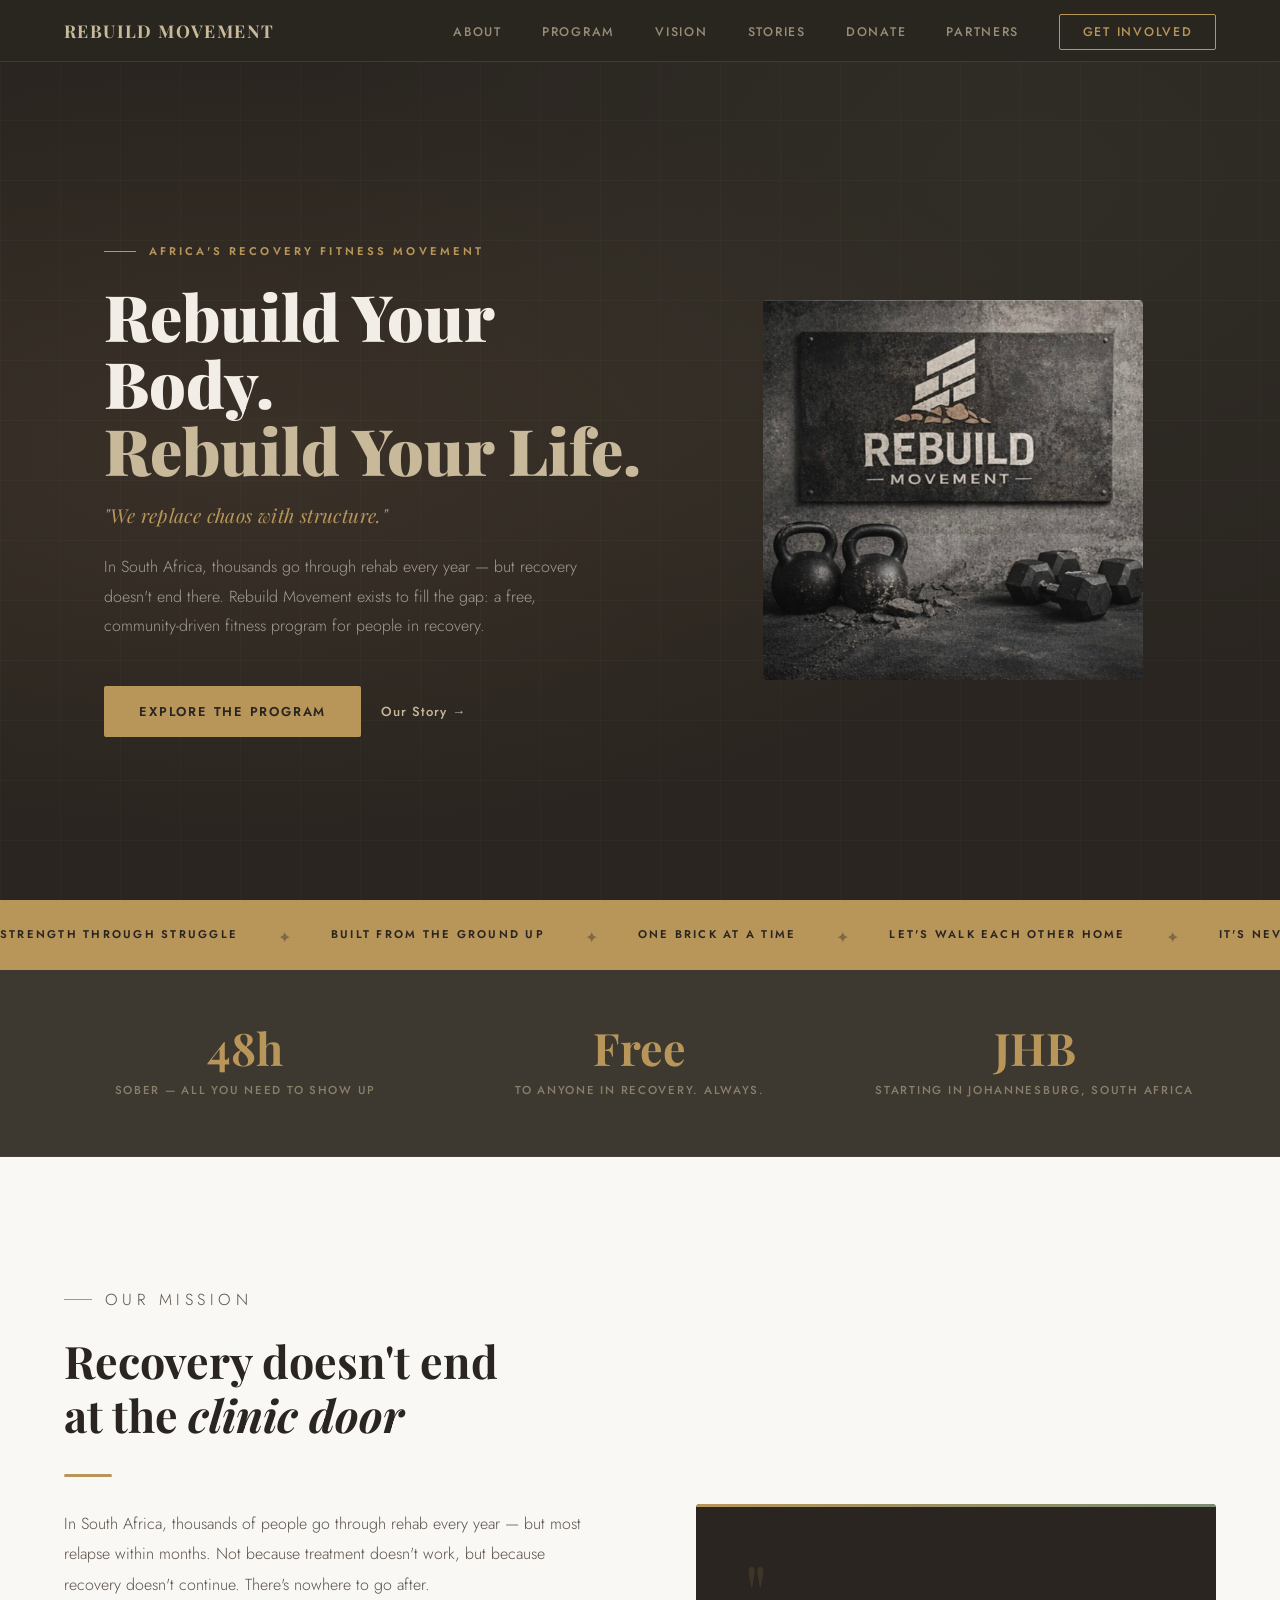
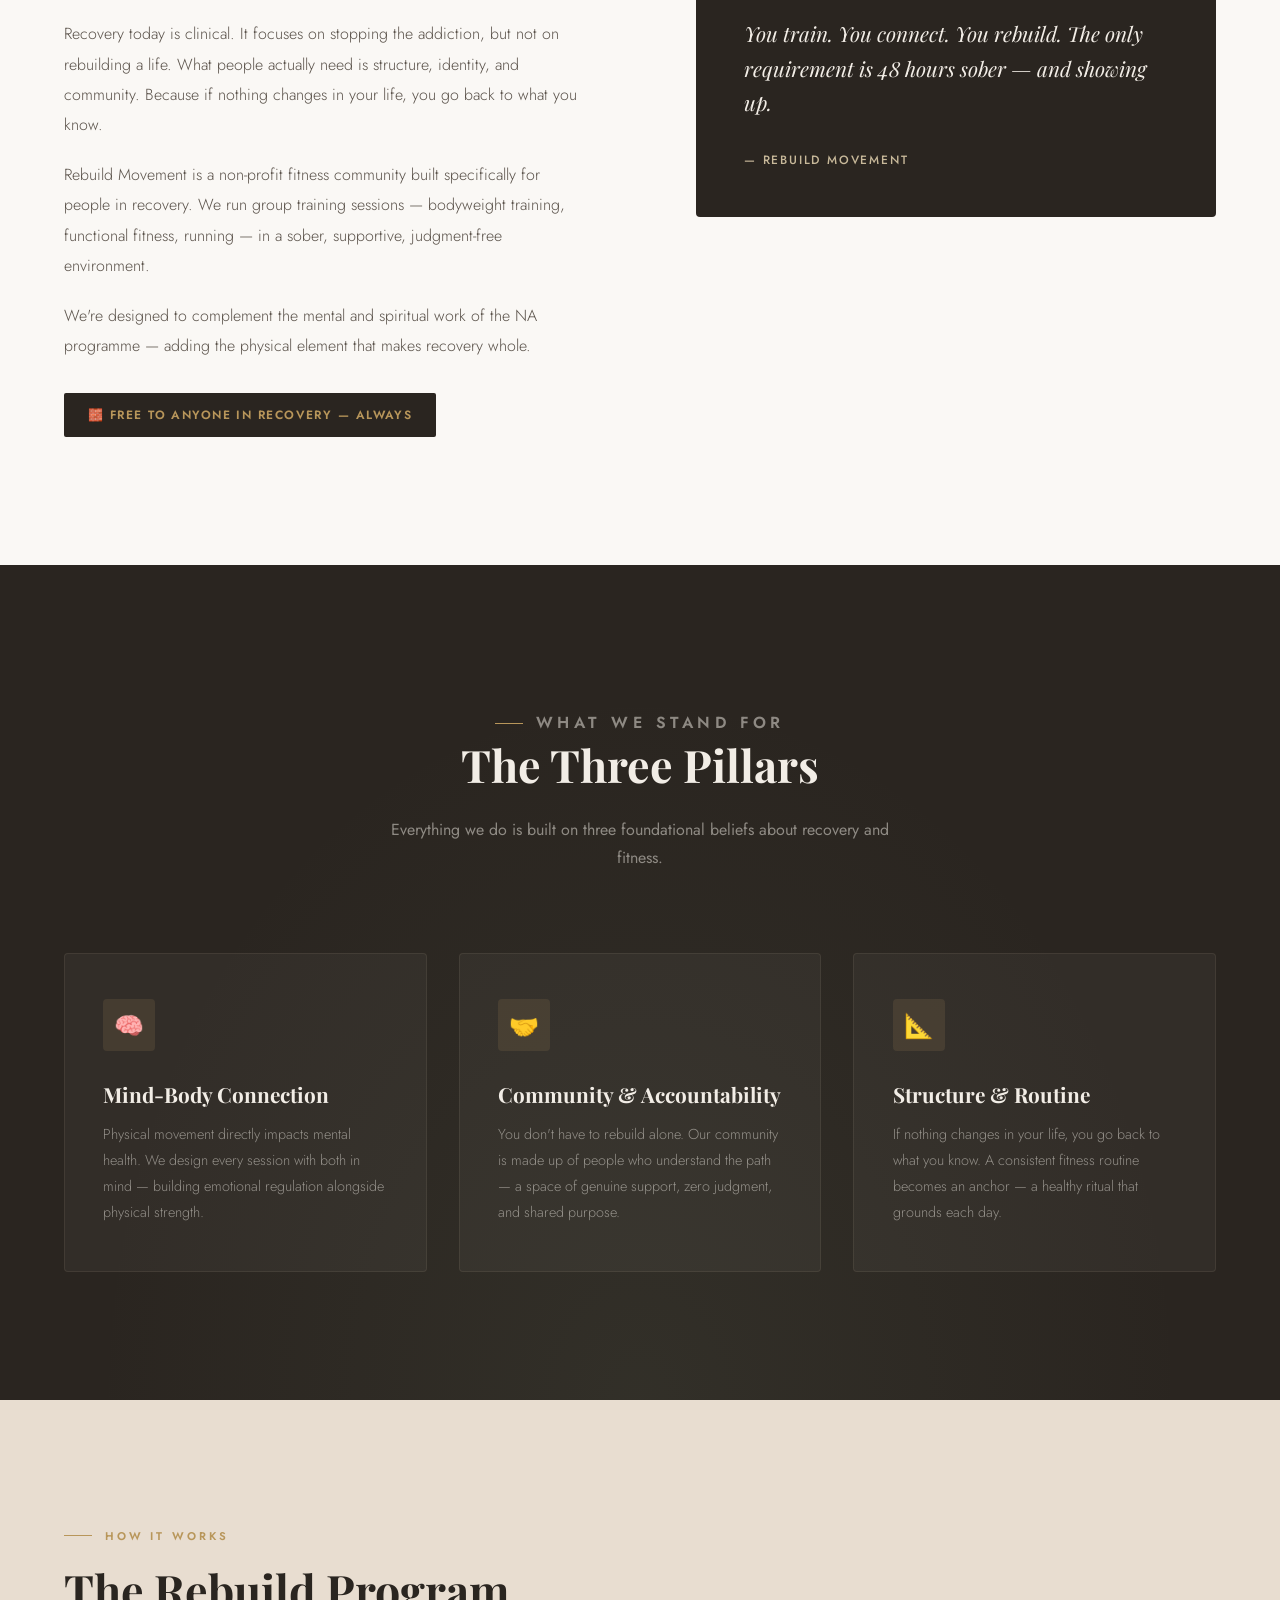
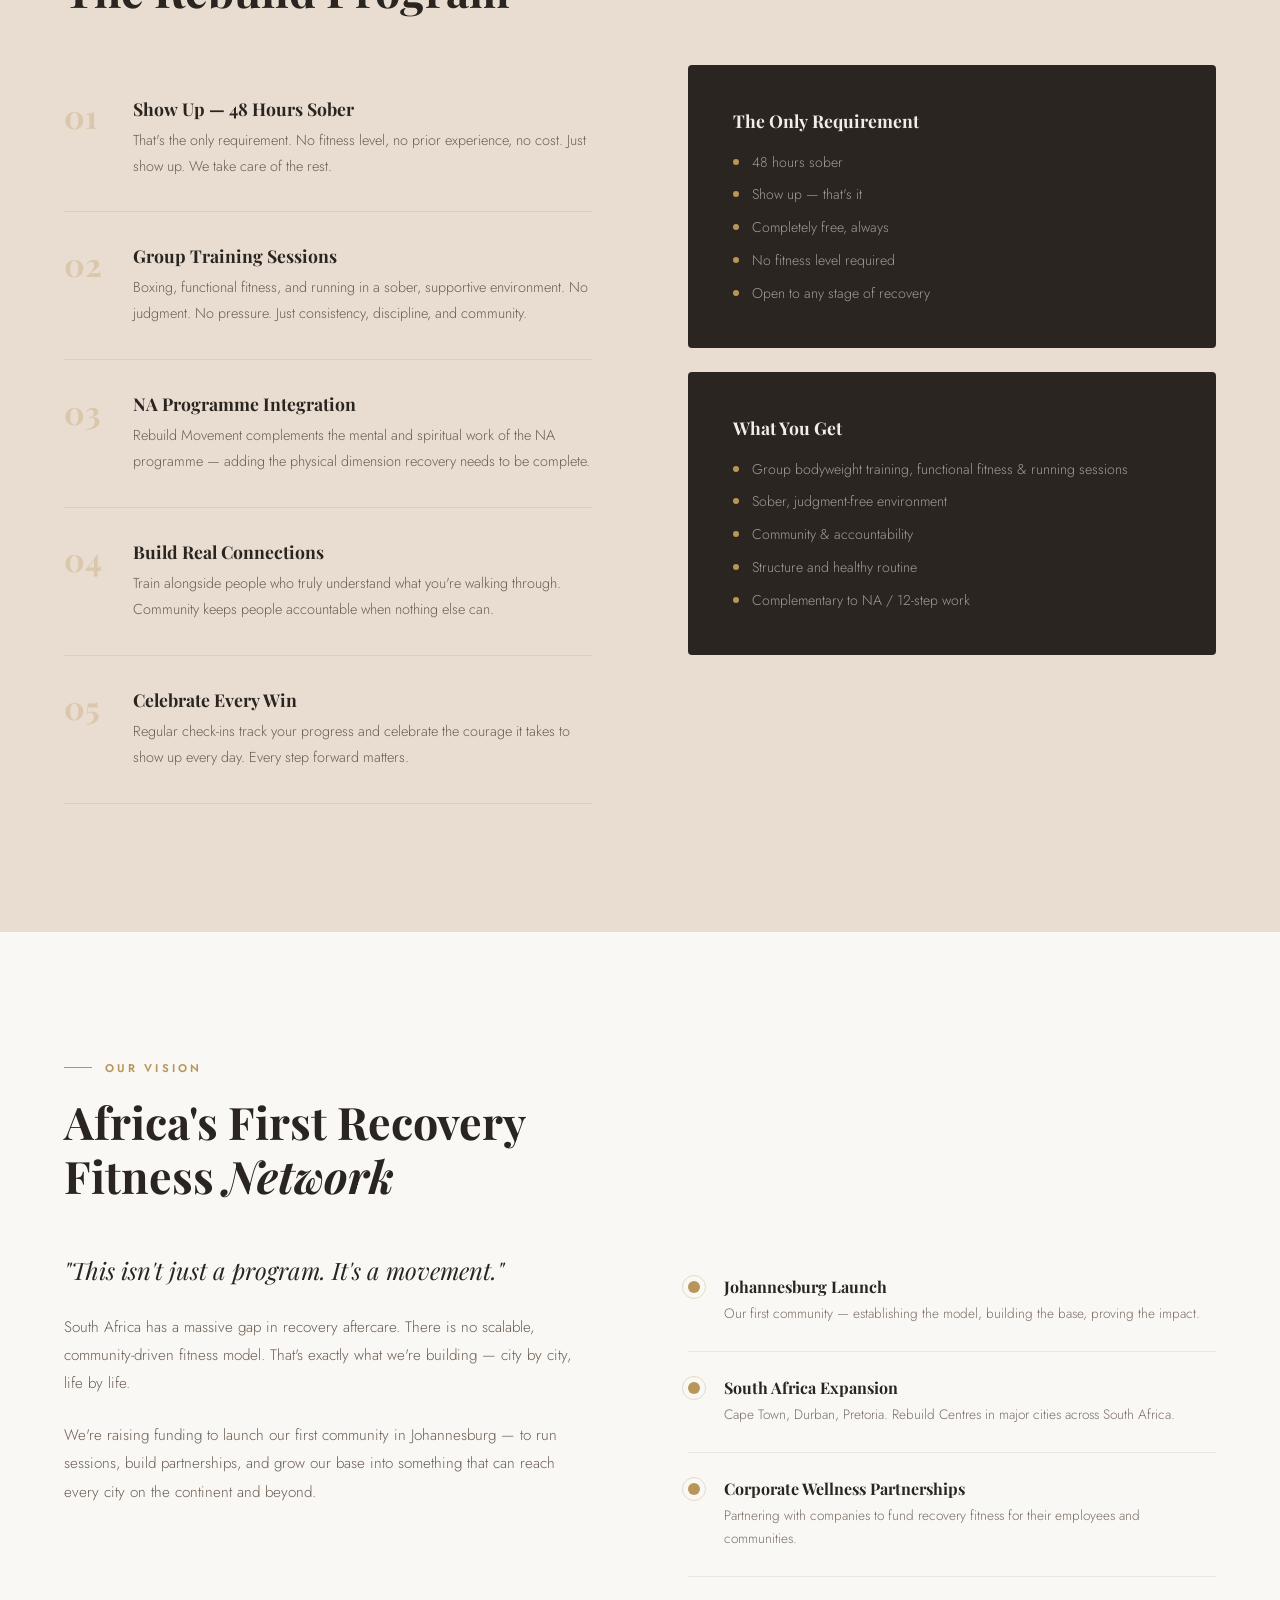
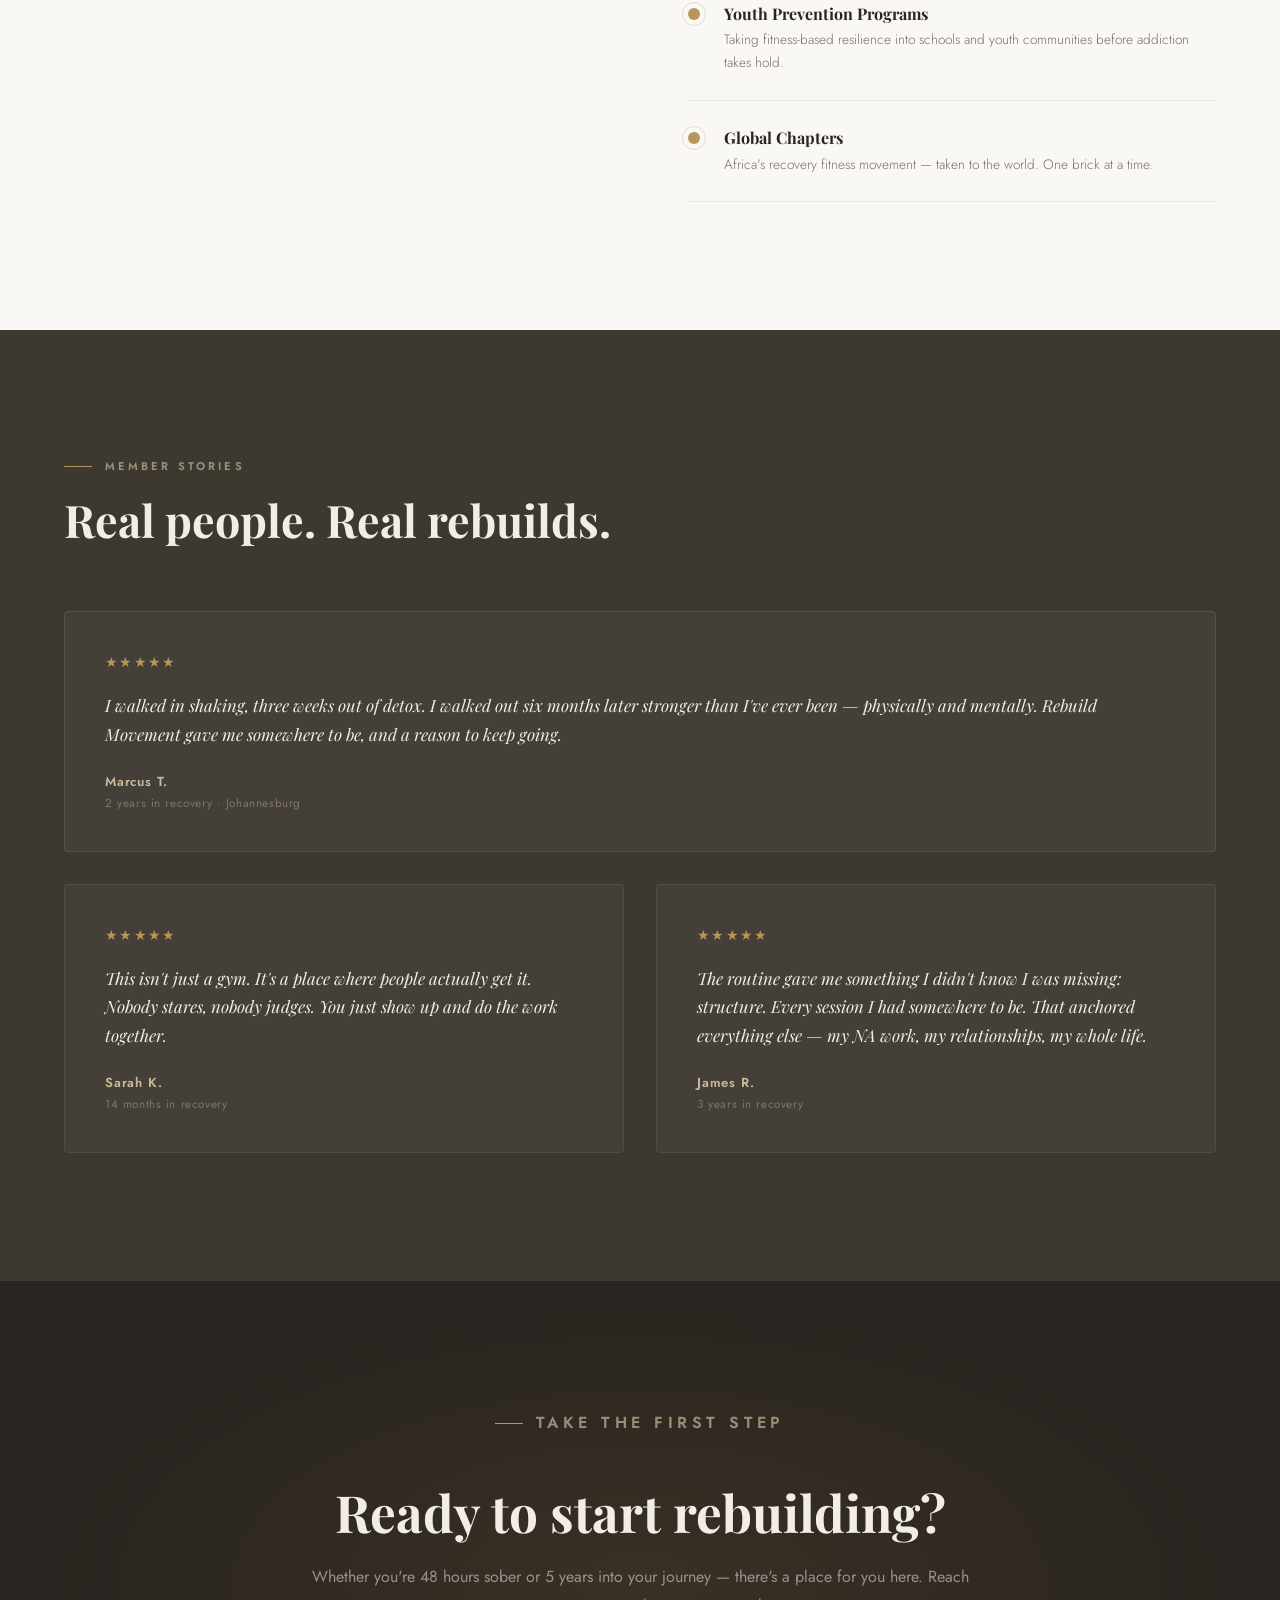
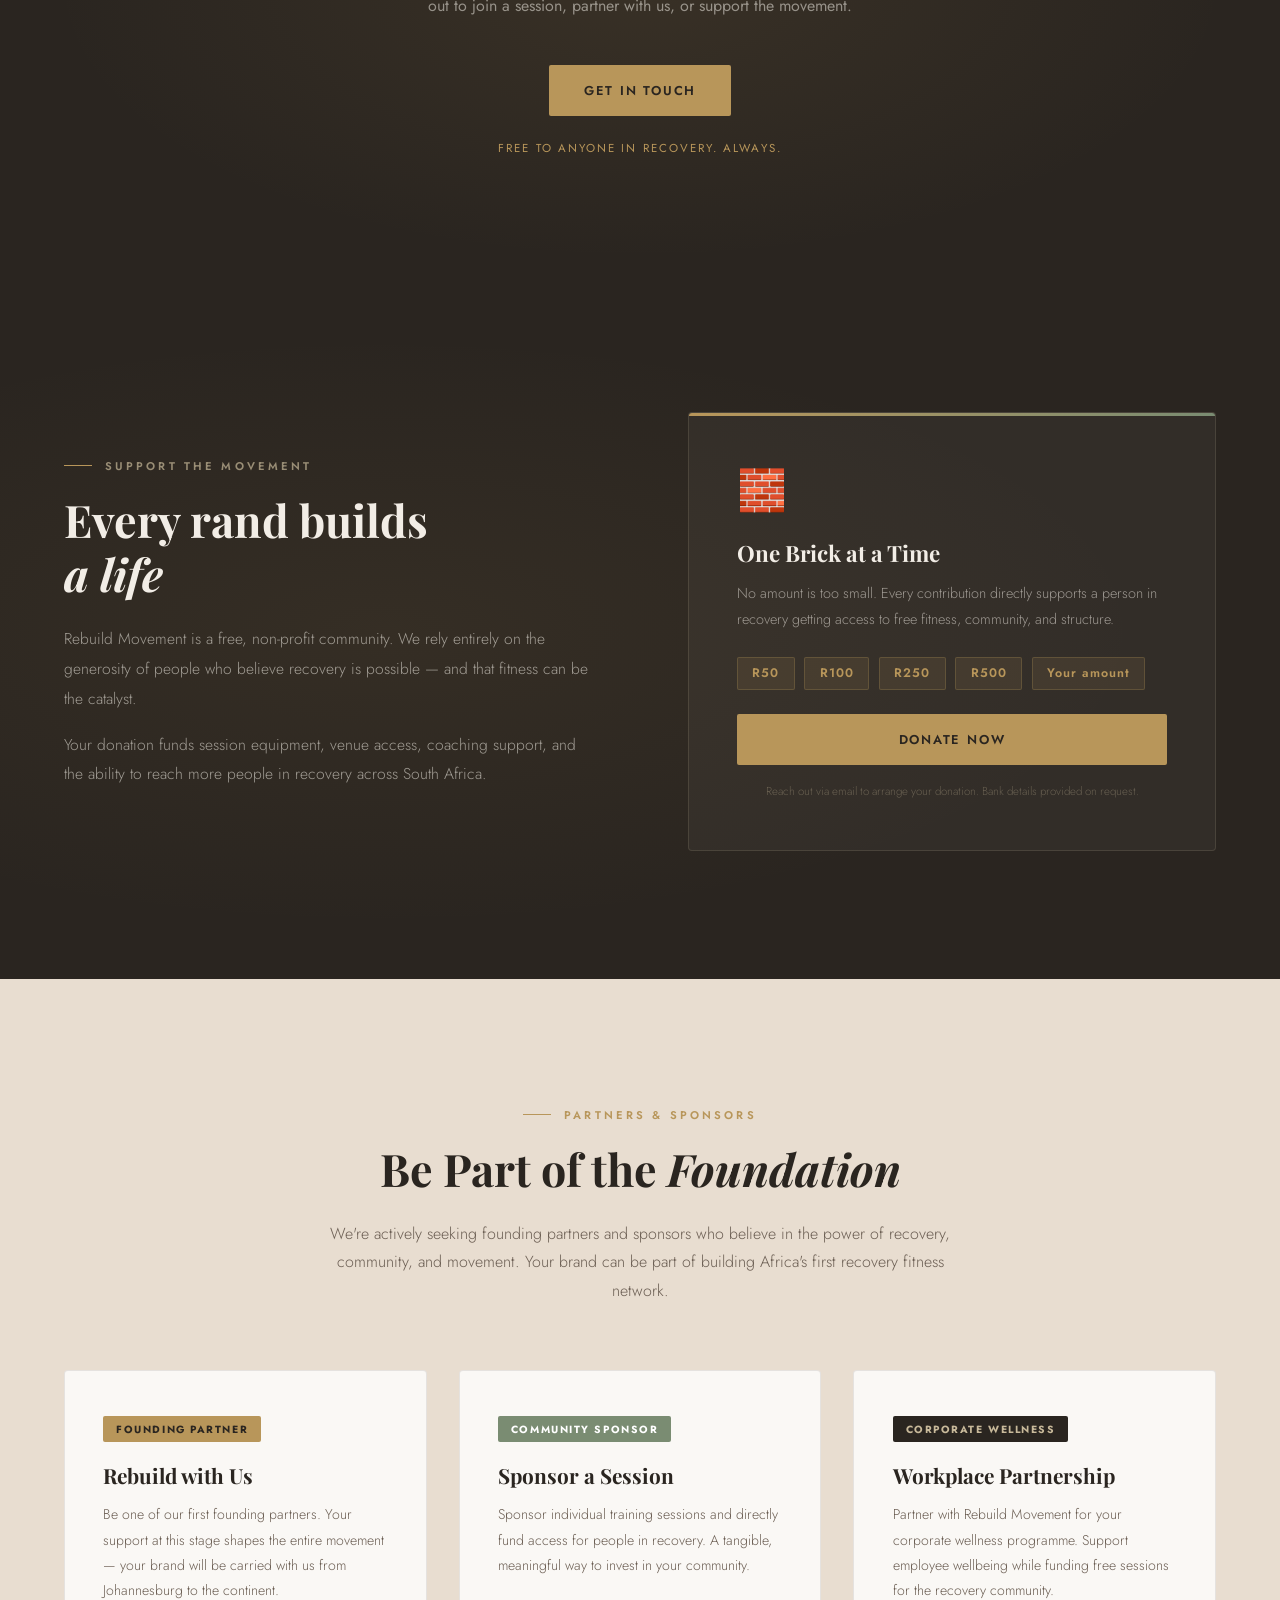
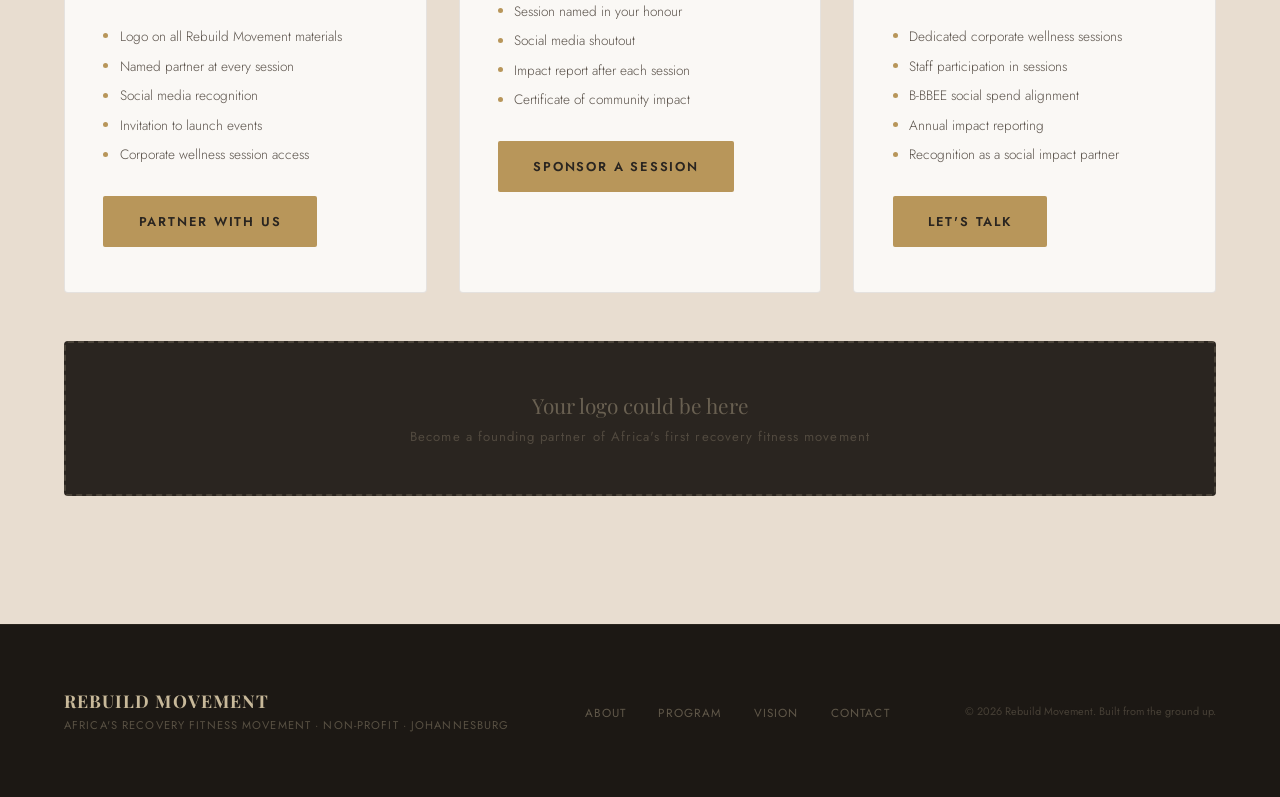
<file: index (2).html>
<!DOCTYPE html>
<html lang="en">
<head>
<meta charset="UTF-8">
<meta name="viewport" content="width=device-width, initial-scale=1.0">
<title>Rebuild Movement</title>
<link rel="preconnect" href="https://fonts.googleapis.com">
<link rel="preconnect" href="https://fonts.gstatic.com" crossorigin>
<link href="https://fonts.googleapis.com/css2?family=Playfair+Display:ital,wght@0,400;0,700;0,900;1,400;1,700&family=Jost:wght@300;400;500;600&display=swap" rel="stylesheet">
<style>
  :root {
    --stone: #2a2520;
    --ash: #3d3830;
    --sand: #c8b99a;
    --cream: #f2ede6;
    --warm-white: #faf8f5;
    --sage: #7a8c72;
    --accent: #b8965a;
    --light-sand: #e8ddd0;
  }

  * { margin: 0; padding: 0; box-sizing: border-box; }
  html { scroll-behavior: smooth; }

  body {
    font-family: 'Jost', 'Segoe UI', Arial, sans-serif;
    background: var(--warm-white);
    color: var(--stone);
    overflow-x: hidden;
  }

  nav {
    position: fixed;
    top: 0; left: 0; right: 0;
    z-index: 100;
    display: flex;
    justify-content: space-between;
    align-items: center;
    padding: 1.2rem 4rem;
    background: rgba(42, 37, 32, 0.95);
    backdrop-filter: blur(12px);
    border-bottom: 1px solid rgba(200, 185, 154, 0.15);
  }

  .nav-logo {
    font-family: 'Playfair Display', Georgia, 'Times New Roman', serif;
    font-size: 1.1rem;
    font-weight: 700;
    color: var(--sand);
    letter-spacing: 0.08em;
    text-decoration: none;
    text-transform: uppercase;
  }

  .nav-links {
    display: flex;
    gap: 2.5rem;
    list-style: none;
  }

  .nav-links a {
    color: rgba(200, 185, 154, 0.7);
    text-decoration: none;
    font-size: 0.78rem;
    font-weight: 500;
    letter-spacing: 0.14em;
    text-transform: uppercase;
    transition: color 0.3s;
  }

  .nav-links a:hover { color: var(--sand); }

  .nav-cta {
    border: 1px solid var(--accent) !important;
    color: var(--accent) !important;
    padding: 0.5rem 1.4rem;
    border-radius: 2px;
    transition: all 0.3s !important;
    white-space: nowrap;
  }

  .nav-cta:hover {
    background: var(--accent) !important;
    color: var(--stone) !important;
  }

  .hero {
    min-height: 100vh;
    background: var(--stone);
    position: relative;
    display: flex;
    align-items: center;
    overflow: hidden;
  }

  .hero-texture {
    position: absolute;
    inset: 0;
    background-image:
      radial-gradient(ellipse at 20% 50%, rgba(156,122,90,0.14) 0%, transparent 60%),
      radial-gradient(ellipse at 80% 20%, rgba(122,140,114,0.08) 0%, transparent 50%);
  }

  .hero-grid {
    position: absolute;
    inset: 0;
    background-image:
      linear-gradient(rgba(200,185,154,0.03) 1px, transparent 1px),
      linear-gradient(90deg, rgba(200,185,154,0.03) 1px, transparent 1px);
    background-size: 60px 60px;
  }

  .hero-content {
    position: relative;
    z-index: 2;
    max-width: 1200px;
    margin: 0 auto;
    padding: 0 4rem;
    padding-top: 80px;
    display: grid;
    grid-template-columns: 1.1fr 0.9fr;
    gap: 5rem;
    align-items: center;
    width: 100%;
  }

  .hero-eyebrow {
    font-size: 0.7rem;
    font-weight: 600;
    letter-spacing: 0.28em;
    text-transform: uppercase;
    color: var(--accent);
    margin-bottom: 1.4rem;
    display: flex;
    align-items: center;
    gap: 0.8rem;
  }

  .hero-eyebrow::before {
    content: '';
    display: block;
    width: 32px;
    height: 1px;
    background: var(--accent);
    flex-shrink: 0;
  }

  h1 {
    font-family: 'Playfair Display', Georgia, 'Times New Roman', serif;
    font-size: clamp(2.8rem, 5vw, 4.8rem);
    font-weight: 900;
    line-height: 1.05;
    color: var(--cream);
    margin-bottom: 1.2rem;
  }

  h1 em {
    font-style: normal;
    color: var(--sand);
  }

  .hero-tagline {
    font-family: 'Playfair Display', Georgia, 'Times New Roman', serif;
    font-size: 1.2rem;
    font-style: italic;
    color: var(--accent);
    margin-bottom: 1.5rem;
    letter-spacing: 0.02em;
  }

  .hero-sub {
    font-size: 1rem;
    line-height: 1.85;
    color: rgba(242,237,230,0.58);
    font-weight: 300;
    max-width: 480px;
    margin-bottom: 2.8rem;
  }

  .hero-actions {
    display: flex;
    gap: 1.2rem;
    align-items: center;
    flex-wrap: wrap;
  }

  .btn-primary {
    background: var(--accent);
    color: var(--stone);
    padding: 1rem 2.2rem;
    border: none;
    border-radius: 2px;
    font-family: 'Jost', 'Segoe UI', Arial, sans-serif;
    font-size: 0.8rem;
    font-weight: 600;
    letter-spacing: 0.14em;
    text-transform: uppercase;
    cursor: pointer;
    text-decoration: none;
    transition: all 0.3s;
    display: inline-block;
  }

  .btn-primary:hover {
    background: var(--sand);
    transform: translateY(-2px);
    box-shadow: 0 8px 30px rgba(184,150,90,0.3);
  }

  .btn-ghost {
    color: var(--sand);
    font-size: 0.82rem;
    font-weight: 500;
    letter-spacing: 0.08em;
    text-decoration: none;
    display: flex;
    align-items: center;
    gap: 0.5rem;
    transition: gap 0.3s;
  }

  .btn-ghost:hover { gap: 0.9rem; }

  .hero-right {
    display: flex;
    justify-content: center;
    align-items: center;
  }

  .logo-display {
    width: 380px;
    height: 380px;
    border-radius: 4px;
    display: flex;
    align-items: center;
    justify-content: center;
    position: relative;
    overflow: hidden;
  }

  .logo-display img {
    width: 100%;
    height: 100%;
    object-fit: cover;
    border-radius: 4px;
  }

  .manifesto-bar {
    background: var(--accent);
    padding: 1.3rem 0;
    overflow: hidden;
    white-space: nowrap;
  }

  .manifesto-track {
    display: inline-flex;
    gap: 2.5rem;
    animation: scroll 35s linear infinite;
  }

  .manifesto-item {
    font-size: 0.7rem;
    font-weight: 600;
    letter-spacing: 0.2em;
    text-transform: uppercase;
    color: var(--stone);
    flex-shrink: 0;
  }

  .manifesto-sep {
    color: rgba(42,37,32,0.4);
    flex-shrink: 0;
  }

  @keyframes scroll {
    0% { transform: translateX(0); }
    100% { transform: translateX(-50%); }
  }

  .stats-bar {
    background: var(--ash);
    border-bottom: 1px solid rgba(200,185,154,0.08);
    padding: 2.5rem 4rem;
  }

  .stats-inner {
    max-width: 1200px;
    margin: 0 auto;
    display: grid;
    grid-template-columns: repeat(3, 1fr);
    gap: 2rem;
    text-align: center;
  }

  .stat-item { padding: 1rem; }

  .stat-num {
    font-family: 'Playfair Display', Georgia, 'Times New Roman', serif;
    font-size: 2.8rem;
    font-weight: 700;
    color: var(--accent);
    line-height: 1;
    display: block;
    margin-bottom: 0.4rem;
  }

  .stat-label {
    font-size: 0.72rem;
    letter-spacing: 0.15em;
    text-transform: uppercase;
    color: rgba(200,185,154,0.55);
    font-weight: 500;
  }

  .section-inner { max-width: 1200px; margin: 0 auto; }

  .section-label {
    font-size: 0.7rem;
    font-weight: 600;
    letter-spacing: 0.28em;
    text-transform: uppercase;
    color: var(--accent);
    margin-bottom: 1.2rem;
    display: flex;
    align-items: center;
    gap: 0.8rem;
  }

  .section-label::before {
    content: '';
    display: block;
    width: 28px;
    height: 1px;
    background: var(--accent);
    flex-shrink: 0;
  }

  h2 {
    font-family: 'Playfair Display', Georgia, 'Times New Roman', serif;
    font-size: clamp(2rem, 3.5vw, 3rem);
    font-weight: 700;
    line-height: 1.2;
    color: var(--stone);
    margin-bottom: 1.5rem;
  }

  .divider {
    width: 48px;
    height: 3px;
    background: var(--accent);
    margin: 2rem 0;
    border-radius: 2px;
  }

  .about {
    padding: 8rem 4rem;
    background: var(--warm-white);
  }

  .about-grid {
    display: grid;
    grid-template-columns: 1fr 1fr;
    gap: 7rem;
    align-items: center;
  }

  .about-text p {
    font-size: 1rem;
    line-height: 1.9;
    color: #5a524a;
    font-weight: 300;
    margin-bottom: 1.2rem;
  }

  .free-badge {
    display: inline-flex;
    align-items: center;
    gap: 0.7rem;
    background: var(--stone);
    color: var(--accent);
    padding: 0.8rem 1.5rem;
    border-radius: 2px;
    font-size: 0.75rem;
    font-weight: 600;
    letter-spacing: 0.12em;
    text-transform: uppercase;
    margin-top: 0.8rem;
  }

  .about-card {
    background: var(--stone);
    border-radius: 4px;
    padding: 3rem;
    position: relative;
    overflow: hidden;
  }

  .about-card::before {
    content: '';
    position: absolute;
    top: 0; left: 0; right: 0;
    height: 3px;
    background: linear-gradient(90deg, var(--accent), var(--sage));
  }

  .quote-mark {
    font-family: 'Playfair Display', Georgia, 'Times New Roman', serif;
    font-size: 5rem;
    color: rgba(184,150,90,0.15);
    line-height: 1;
    margin-bottom: -1rem;
    display: block;
  }

  .quote-text {
    font-family: 'Playfair Display', Georgia, 'Times New Roman', serif;
    font-size: 1.3rem;
    line-height: 1.65;
    color: var(--cream);
    font-style: italic;
    margin-bottom: 2rem;
  }

  .quote-attr {
    font-size: 0.75rem;
    letter-spacing: 0.15em;
    text-transform: uppercase;
    color: var(--sand);
    font-weight: 500;
  }

  .pillars {
    padding: 8rem 4rem;
    background: var(--stone);
    position: relative;
    overflow: hidden;
  }

  .pillars::before {
    content: '';
    position: absolute;
    inset: 0;
    background: radial-gradient(ellipse at 50% 100%, rgba(122,140,114,0.1) 0%, transparent 60%);
  }

  .pillars-header {
    text-align: center;
    margin-bottom: 5rem;
    position: relative;
    z-index: 1;
  }

  .pillars-header h2 { color: var(--cream); }

  .pillars-header p {
    font-size: 1rem;
    line-height: 1.8;
    color: rgba(242,237,230,0.5);
    max-width: 500px;
    margin: 1rem auto 0;
  }

  .pillars-grid {
    display: grid;
    grid-template-columns: repeat(3, 1fr);
    gap: 2rem;
    position: relative;
    z-index: 1;
    max-width: 1200px;
    margin: 0 auto;
  }

  .pillar-card {
    background: rgba(255,255,255,0.04);
    border: 1px solid rgba(200,185,154,0.1);
    border-radius: 4px;
    padding: 2.8rem 2.4rem;
    transition: all 0.4s;
    position: relative;
    overflow: hidden;
  }

  .pillar-card::after {
    content: '';
    position: absolute;
    bottom: 0; left: 0; right: 0;
    height: 2px;
    background: linear-gradient(90deg, var(--accent), transparent);
    transform: scaleX(0);
    transform-origin: left;
    transition: transform 0.4s;
  }

  .pillar-card:hover {
    background: rgba(255,255,255,0.07);
    border-color: rgba(200,185,154,0.25);
    transform: translateY(-4px);
  }

  .pillar-card:hover::after { transform: scaleX(1); }

  .pillar-icon {
    width: 52px;
    height: 52px;
    background: rgba(184,150,90,0.14);
    border-radius: 4px;
    display: flex;
    align-items: center;
    justify-content: center;
    font-size: 1.5rem;
    margin-bottom: 1.8rem;
  }

  .pillar-card h3 {
    font-family: 'Playfair Display', Georgia, 'Times New Roman', serif;
    font-size: 1.3rem;
    font-weight: 700;
    color: var(--cream);
    margin-bottom: 0.9rem;
  }

  .pillar-card p {
    font-size: 0.9rem;
    line-height: 1.8;
    color: rgba(242,237,230,0.5);
    font-weight: 300;
  }

  .program {
    padding: 8rem 4rem;
    background: var(--light-sand);
  }

  .program-grid {
    display: grid;
    grid-template-columns: 1fr 1fr;
    gap: 6rem;
    align-items: start;
    max-width: 1200px;
    margin: 3rem auto 0;
  }

  .step {
    display: flex;
    gap: 1.8rem;
    padding: 2rem 0;
    border-bottom: 1px solid rgba(42,37,32,0.08);
    transition: padding-left 0.3s;
  }

  .step:hover { padding-left: 0.5rem; }

  .step-num {
    font-family: 'Playfair Display', Georgia, 'Times New Roman', serif;
    font-size: 2rem;
    font-weight: 700;
    color: rgba(184,150,90,0.3);
    min-width: 2.5rem;
    line-height: 1;
    padding-top: 0.2rem;
  }

  .step-content h3 {
    font-family: 'Playfair Display', Georgia, 'Times New Roman', serif;
    font-size: 1.1rem;
    font-weight: 700;
    color: var(--stone);
    margin-bottom: 0.5rem;
  }

  .step-content p {
    font-size: 0.9rem;
    line-height: 1.8;
    color: #6b5e53;
    font-weight: 300;
  }

  .program-info { position: sticky; top: 120px; }

  .info-card {
    background: var(--stone);
    border-radius: 4px;
    padding: 2.8rem;
    margin-bottom: 1.5rem;
  }

  .info-card h3 {
    font-family: 'Playfair Display', Georgia, 'Times New Roman', serif;
    font-size: 1.1rem;
    color: var(--cream);
    margin-bottom: 1.2rem;
  }

  .info-list {
    list-style: none;
    display: flex;
    flex-direction: column;
    gap: 0.8rem;
  }

  .info-list li {
    font-size: 0.88rem;
    color: rgba(242,237,230,0.6);
    display: flex;
    align-items: center;
    gap: 0.8rem;
    font-weight: 300;
  }

  .info-list li::before {
    content: '';
    width: 6px;
    height: 6px;
    border-radius: 50%;
    background: var(--accent);
    flex-shrink: 0;
  }

  .vision {
    padding: 8rem 4rem;
    background: var(--warm-white);
  }

  .vision-grid {
    display: grid;
    grid-template-columns: 1fr 1fr;
    gap: 6rem;
    align-items: start;
    max-width: 1200px;
    margin: 3rem auto 0;
  }

  .vision-statement {
    font-family: 'Playfair Display', Georgia, 'Times New Roman', serif;
    font-size: 1.5rem;
    font-style: italic;
    line-height: 1.6;
    color: var(--stone);
    margin-bottom: 1.5rem;
  }

  .vision-sub {
    font-size: 0.95rem;
    line-height: 1.85;
    color: #6b5e53;
    font-weight: 300;
    margin-bottom: 1.5rem;
  }

  .roadmap { display: flex; flex-direction: column; gap: 0; }

  .roadmap-item {
    display: flex;
    align-items: flex-start;
    gap: 1.5rem;
    padding: 1.6rem 0;
    border-bottom: 1px solid rgba(42,37,32,0.08);
  }

  .roadmap-dot {
    width: 12px;
    height: 12px;
    border-radius: 50%;
    background: var(--accent);
    flex-shrink: 0;
    margin-top: 5px;
    position: relative;
  }

  .roadmap-dot::after {
    content: '';
    position: absolute;
    top: 50%;
    left: 50%;
    transform: translate(-50%, -50%);
    width: 22px;
    height: 22px;
    border-radius: 50%;
    border: 1px solid rgba(184,150,90,0.3);
  }

  .roadmap-content h4 {
    font-family: 'Playfair Display', Georgia, 'Times New Roman', serif;
    font-size: 1rem;
    font-weight: 700;
    color: var(--stone);
    margin-bottom: 0.3rem;
  }

  .roadmap-content p {
    font-size: 0.85rem;
    line-height: 1.7;
    color: #7a6e65;
    font-weight: 300;
  }

  .testimonials {
    padding: 8rem 4rem;
    background: var(--ash);
  }

  .testimonials-header {
    max-width: 1200px;
    margin: 0 auto 4rem;
  }

  .testimonials-header h2 { color: var(--cream); }

  .testimonials-grid {
    display: grid;
    grid-template-columns: repeat(2, 1fr);
    gap: 2rem;
    max-width: 1200px;
    margin: 0 auto;
  }

  .testimonial-card {
    background: rgba(255,255,255,0.04);
    border: 1px solid rgba(200,185,154,0.1);
    border-radius: 4px;
    padding: 2.5rem;
    transition: all 0.3s;
  }

  .testimonial-card:hover {
    border-color: rgba(200,185,154,0.25);
    transform: translateY(-2px);
  }

  .testimonial-card:first-child {
    grid-column: 1 / -1;
    border-color: rgba(184,150,90,0.2);
  }

  .t-stars {
    color: var(--accent);
    font-size: 0.85rem;
    letter-spacing: 0.1em;
    margin-bottom: 1.2rem;
  }

  .t-text {
    font-family: 'Playfair Display', Georgia, 'Times New Roman', serif;
    font-size: 1.05rem;
    line-height: 1.7;
    color: var(--cream);
    font-style: italic;
    margin-bottom: 1.5rem;
  }

  .t-name {
    font-size: 0.82rem;
    font-weight: 600;
    color: var(--sand);
    letter-spacing: 0.06em;
  }

  .t-meta {
    font-size: 0.73rem;
    color: rgba(200,185,154,0.45);
    margin-top: 0.2rem;
    letter-spacing: 0.05em;
  }

  .cta-section {
    padding: 8rem 4rem;
    background: var(--stone);
    text-align: center;
    position: relative;
    overflow: hidden;
  }

  .cta-section::before {
    content: '';
    position: absolute;
    inset: 0;
    background: radial-gradient(ellipse at center, rgba(184,150,90,0.1) 0%, transparent 65%);
  }

  .cta-inner {
    position: relative;
    z-index: 1;
    max-width: 680px;
    margin: 0 auto;
  }

  .cta-section h2 {
    color: var(--cream);
    font-size: clamp(1.8rem, 4vw, 3.2rem);
    margin-bottom: 1.2rem;
  }

  .cta-section p {
    font-size: 1rem;
    line-height: 1.8;
    color: rgba(242,237,230,0.52);
    margin-bottom: 2.8rem;
  }

  .cta-qualifier {
    font-size: 0.72rem;
    letter-spacing: 0.18em;
    text-transform: uppercase;
    color: var(--accent);
    margin-top: 1.5rem;
    display: block;
  }

  footer {
    background: rgba(28,24,20,1);
    padding: 4rem;
    border-top: 1px solid rgba(200,185,154,0.08);
  }

  .footer-inner {
    max-width: 1200px;
    margin: 0 auto;
    display: flex;
    justify-content: space-between;
    align-items: center;
  }

  .footer-brand {
    font-family: 'Playfair Display', Georgia, 'Times New Roman', serif;
    font-size: 1.1rem;
    font-weight: 700;
    color: var(--sand);
    letter-spacing: 0.06em;
  }

  .footer-tagline {
    font-size: 0.7rem;
    color: rgba(200,185,154,0.35);
    margin-top: 0.3rem;
    letter-spacing: 0.1em;
    text-transform: uppercase;
  }

  .footer-links {
    display: flex;
    gap: 2rem;
    list-style: none;
  }

  .footer-links a {
    font-size: 0.73rem;
    color: rgba(200,185,154,0.4);
    text-decoration: none;
    letter-spacing: 0.1em;
    text-transform: uppercase;
    transition: color 0.3s;
  }

  .footer-links a:hover { color: var(--sand); }

  .footer-copy {
    font-size: 0.68rem;
    color: rgba(200,185,154,0.25);
  }

  @keyframes fadeUp {
    from { opacity: 0; transform: translateY(28px); }
    to { opacity: 1; transform: translateY(0); }
  }

  .hero-eyebrow { animation: fadeUp 0.8s ease forwards; }
  h1 { animation: fadeUp 0.8s 0.12s ease both; }
  .hero-tagline { animation: fadeUp 0.8s 0.22s ease both; }
  .hero-sub { animation: fadeUp 0.8s 0.32s ease both; }
  .hero-actions { animation: fadeUp 0.8s 0.44s ease both; }
  .logo-display { animation: fadeUp 0.9s 0.28s ease both; }

  .reveal {
    opacity: 0;
    transform: translateY(22px);
    transition: opacity 0.7s ease, transform 0.7s ease;
  }
  .reveal.visible {
    opacity: 1;
    transform: translateY(0);
  }

  @media (max-width: 900px) {
    nav { padding: 1rem 1.5rem; }
    .nav-links { display: none; }
    .hero-content, .about-grid, .program-grid, .pillars-grid, .testimonials-grid, .vision-grid {
      grid-template-columns: 1fr;
    }
    .hero-content { gap: 3rem; padding: 6rem 1.5rem 4rem; }
    .about, .pillars, .program, .testimonials, .cta-section, .vision, footer {
      padding: 5rem 1.5rem;
    }
    .stats-bar { padding: 2rem 1.5rem; }
    .stats-inner { grid-template-columns: 1fr; gap: 1.5rem; }
    .footer-inner { flex-direction: column; gap: 1.5rem; text-align: center; }
    .testimonial-card:first-child { grid-column: 1; }
    .program-info { position: static; }
    .logo-display { width: 280px; height: 280px; }
  }

  /* DONATE */
  .donate-section {
    padding: 8rem 4rem;
    background: var(--stone);
    position: relative;
    overflow: hidden;
  }

  .donate-section::before {
    content: '';
    position: absolute;
    inset: 0;
    background: radial-gradient(ellipse at 30% 50%, rgba(184,150,90,0.08) 0%, transparent 60%);
  }

  .donate-grid {
    display: grid;
    grid-template-columns: 1fr 1fr;
    gap: 6rem;
    align-items: center;
    max-width: 1200px;
    margin: 0 auto;
    position: relative;
    z-index: 1;
  }

  .donate-text {
    font-size: 0.98rem;
    line-height: 1.9;
    color: rgba(242,237,230,0.58);
    font-weight: 300;
    margin-bottom: 1rem;
  }

  .donate-card {
    background: rgba(255,255,255,0.04);
    border: 1px solid rgba(200,185,154,0.15);
    border-radius: 4px;
    padding: 3rem;
    position: relative;
    overflow: hidden;
  }

  .donate-card::before {
    content: '';
    position: absolute;
    top: 0; left: 0; right: 0;
    height: 3px;
    background: linear-gradient(90deg, var(--accent), var(--sage));
  }

  .donate-card-icon {
    font-size: 2.5rem;
    margin-bottom: 1.2rem;
  }

  .donate-card h3 {
    font-family: 'Playfair Display', Georgia, serif;
    font-size: 1.4rem;
    color: var(--cream);
    margin-bottom: 0.8rem;
  }

  .donate-card p {
    font-size: 0.9rem;
    line-height: 1.8;
    color: rgba(242,237,230,0.55);
    font-weight: 300;
    margin-bottom: 1.5rem;
  }

  .donate-amounts {
    display: flex;
    flex-wrap: wrap;
    gap: 0.6rem;
    margin-bottom: 0.5rem;
  }

  .amount-tag {
    background: rgba(184,150,90,0.12);
    border: 1px solid rgba(184,150,90,0.25);
    color: var(--accent);
    padding: 0.4rem 0.9rem;
    border-radius: 2px;
    font-size: 0.78rem;
    font-weight: 600;
    letter-spacing: 0.08em;
    cursor: pointer;
    transition: all 0.3s;
  }

  .amount-tag:hover {
    background: rgba(184,150,90,0.25);
  }

  .donate-note {
    font-size: 0.72rem !important;
    color: rgba(200,185,154,0.35) !important;
    text-align: center;
    margin-top: 1rem !important;
    margin-bottom: 0 !important;
  }

  /* SPONSORS */
  .sponsors-section {
    padding: 8rem 4rem;
    background: var(--light-sand);
  }

  .sponsors-sub {
    font-size: 1rem;
    line-height: 1.8;
    color: #6b5e53;
    max-width: 620px;
    margin: 1rem auto 0;
    text-align: center;
    font-weight: 300;
  }

  .sponsor-tiers {
    display: grid;
    grid-template-columns: repeat(3, 1fr);
    gap: 2rem;
    max-width: 1200px;
    margin: 4rem auto 3rem;
  }

  .sponsor-tier {
    background: var(--warm-white);
    border: 1px solid rgba(42,37,32,0.1);
    border-radius: 4px;
    padding: 2.8rem 2.4rem;
    position: relative;
    transition: all 0.3s;
  }

  .sponsor-tier:hover {
    transform: translateY(-4px);
    box-shadow: 0 12px 40px rgba(42,37,32,0.08);
  }

  .tier-badge {
    display: inline-block;
    background: var(--accent);
    color: var(--stone);
    font-size: 0.65rem;
    font-weight: 700;
    letter-spacing: 0.15em;
    text-transform: uppercase;
    padding: 0.35rem 0.8rem;
    border-radius: 2px;
    margin-bottom: 1.2rem;
  }

  .tier-badge--community { background: var(--sage); color: white; }
  .tier-badge--corporate { background: var(--stone); color: var(--sand); }

  .sponsor-tier h3 {
    font-family: 'Playfair Display', Georgia, serif;
    font-size: 1.3rem;
    color: var(--stone);
    margin-bottom: 0.8rem;
  }

  .sponsor-tier > p {
    font-size: 0.88rem;
    line-height: 1.8;
    color: #6b5e53;
    font-weight: 300;
    margin-bottom: 1.4rem;
  }

  .tier-benefits {
    list-style: none;
    display: flex;
    flex-direction: column;
    gap: 0.6rem;
    margin-bottom: 0.5rem;
  }

  .tier-benefits li {
    font-size: 0.85rem;
    color: #5a524a;
    display: flex;
    align-items: center;
    gap: 0.7rem;
    font-weight: 300;
  }

  .tier-benefits li::before {
    content: '';
    width: 5px;
    height: 5px;
    border-radius: 50%;
    background: var(--accent);
    flex-shrink: 0;
  }

  .sponsor-placeholder {
    background: var(--stone);
    border: 2px dashed rgba(200,185,154,0.2);
    border-radius: 4px;
    padding: 3rem;
    text-align: center;
    max-width: 1200px;
    margin: 0 auto;
  }

  .sponsor-placeholder-text {
    font-family: 'Playfair Display', Georgia, serif;
    font-size: 1.3rem;
    color: rgba(200,185,154,0.4);
    margin-bottom: 0.5rem;
  }

  .sponsor-placeholder-sub {
    font-size: 0.82rem;
    color: rgba(200,185,154,0.25);
    letter-spacing: 0.08em;
  }

  /* MODAL */
  .modal-overlay {
    position: fixed;
    inset: 0;
    background: rgba(20,16,12,0.88);
    z-index: 999;
    display: none;
    align-items: center;
    justify-content: center;
    padding: 2rem;
    backdrop-filter: blur(6px);
  }

  .modal-overlay.active {
    display: flex;
  }

  .modal-box {
    background: var(--warm-white);
    border-radius: 4px;
    max-width: 900px;
    width: 100%;
    display: grid;
    grid-template-columns: 1fr 1.4fr;
    overflow: hidden;
    position: relative;
    max-height: 92vh;
    overflow-y: auto;
    box-shadow: 0 40px 100px rgba(0,0,0,0.5);
  }

  .modal-close {
    position: absolute;
    top: 1.2rem;
    right: 1.2rem;
    background: rgba(42,37,32,0.15);
    border: none;
    color: var(--stone);
    width: 36px;
    height: 36px;
    border-radius: 50%;
    cursor: pointer;
    font-size: 0.85rem;
    display: flex;
    align-items: center;
    justify-content: center;
    z-index: 10;
    transition: background 0.2s;
  }

  .modal-close:hover { background: rgba(42,37,32,0.25); }

  .modal-left {
    background: var(--stone);
    padding: 3.5rem 2.5rem;
    display: flex;
    flex-direction: column;
    justify-content: space-between;
    position: relative;
    overflow: hidden;
  }

  .modal-left::before {
    content: '';
    position: absolute;
    inset: 0;
    background: radial-gradient(ellipse at 50% 80%, rgba(184,150,90,0.12) 0%, transparent 65%);
  }

  .modal-logo-text {
    font-family: 'Playfair Display', Georgia, serif;
    font-size: 2rem;
    font-weight: 900;
    color: var(--cream);
    letter-spacing: 0.06em;
    line-height: 1.1;
    position: relative;
    z-index: 1;
  }

  .modal-logo-text span {
    font-size: 0.7rem;
    letter-spacing: 0.3em;
    color: var(--accent);
    font-weight: 500;
    display: block;
    margin-top: 0.3rem;
  }

  .modal-tagline {
    font-family: 'Playfair Display', Georgia, serif;
    font-size: 1.1rem;
    font-style: italic;
    color: rgba(242,237,230,0.6);
    line-height: 1.6;
    position: relative;
    z-index: 1;
    margin: 2rem 0;
  }

  .modal-contact-info {
    display: flex;
    flex-direction: column;
    gap: 1rem;
    position: relative;
    z-index: 1;
  }

  .modal-info-item {
    display: flex;
    align-items: center;
    gap: 0.8rem;
    font-size: 0.82rem;
    color: rgba(200,185,154,0.7);
  }

  .modal-info-item a {
    color: rgba(200,185,154,0.7);
    text-decoration: none;
    transition: color 0.2s;
  }

  .modal-info-item a:hover { color: var(--sand); }

  .modal-info-icon {
    font-size: 1rem;
    color: var(--accent);
    flex-shrink: 0;
  }

  .modal-instagram {
    display: flex !important;
    align-items: center;
    gap: 0.6rem;
    color: rgba(200,185,154,0.7) !important;
    text-decoration: none;
    transition: color 0.2s;
    font-size: 0.82rem;
  }

  .modal-instagram:hover { color: var(--sand) !important; }

  .modal-right {
    padding: 3.5rem 3rem;
    background: var(--warm-white);
  }

  .modal-right h2 {
    font-family: 'Playfair Display', Georgia, serif;
    font-size: 1.8rem;
    color: var(--stone);
    margin-bottom: 0.6rem;
  }

  .modal-form-sub {
    font-size: 0.88rem;
    line-height: 1.7;
    color: #7a6e65;
    margin-bottom: 2rem;
    font-weight: 300;
  }

  .form-group {
    margin-bottom: 1.3rem;
  }

  .form-group label {
    display: block;
    font-size: 0.72rem;
    font-weight: 600;
    letter-spacing: 0.12em;
    text-transform: uppercase;
    color: var(--stone);
    margin-bottom: 0.5rem;
  }

  .form-group input,
  .form-group select,
  .form-group textarea {
    width: 100%;
    padding: 0.85rem 1rem;
    border: 1px solid rgba(42,37,32,0.15);
    border-radius: 2px;
    background: white;
    font-family: 'Jost', 'Segoe UI', Arial, sans-serif;
    font-size: 0.9rem;
    color: var(--stone);
    transition: border-color 0.2s;
    outline: none;
  }

  .form-group input:focus,
  .form-group select:focus,
  .form-group textarea:focus {
    border-color: var(--accent);
  }

  .form-group textarea {
    resize: vertical;
    min-height: 100px;
  }

  .form-success {
    display: none;
    text-align: center;
    padding: 2rem;
  }

  .form-success.active { display: block; }

  .success-icon {
    width: 60px;
    height: 60px;
    background: var(--accent);
    border-radius: 50%;
    display: flex;
    align-items: center;
    justify-content: center;
    font-size: 1.5rem;
    color: white;
    margin: 0 auto 1.2rem;
  }

  .form-success h3 {
    font-family: 'Playfair Display', Georgia, serif;
    font-size: 1.4rem;
    color: var(--stone);
    margin-bottom: 0.5rem;
  }

  .form-success p {
    font-size: 0.9rem;
    color: #7a6e65;
    font-weight: 300;
  }

  @media (max-width: 900px) {
    .modal-box { grid-template-columns: 1fr; }
    .modal-left { padding: 2.5rem 2rem; }
    .modal-right { padding: 2.5rem 2rem; }
    .donate-grid { grid-template-columns: 1fr; gap: 3rem; }
    .sponsor-tiers { grid-template-columns: 1fr; }
    .donate-section, .sponsors-section { padding: 5rem 1.5rem; }
  }

</style>
</head>
<body>

<nav>
  <a href="#" class="nav-logo">Rebuild Movement</a>
  <ul class="nav-links">
    <li><a href="#about">About</a></li>
    <li><a href="#program">Program</a></li>
    <li><a href="#vision">Vision</a></li>
    <li><a href="#stories">Stories</a></li>
    <li><a href="#donate">Donate</a></li>
    <li><a href="#sponsors">Partners</a></li>
    <li><a href="#contact" class="nav-cta" onclick="openContact(); return false;">Get Involved</a></li>
  </ul>
</nav>

<section class="hero">
  <div class="hero-texture"></div>
  <div class="hero-grid"></div>
  <div class="hero-content">
    <div class="hero-left">
      <p class="hero-eyebrow">Africa's Recovery Fitness Movement</p>
      <h1>Rebuild Your Body.<br><em>Rebuild Your Life.</em></h1>
      <p class="hero-tagline">"We replace chaos with structure."</p>
      <p class="hero-sub">In South Africa, thousands go through rehab every year — but recovery doesn't end there. Rebuild Movement exists to fill the gap: a free, community-driven fitness program for people in recovery.</p>
      <div class="hero-actions">
        <a href="#program" class="btn-primary">Explore the Program</a>
        <a href="#about" class="btn-ghost">Our Story →</a>
      </div>
    </div>
    <div class="hero-right">
      <div class="logo-display">
        <img src="[data-uri]" alt="Rebuild Movement Logo">
      </div>
    </div>
  </div>
</section>

<div class="manifesto-bar">
  <div class="manifesto-track">
    <span class="manifesto-item">Strength Through Struggle</span>
    <span class="manifesto-sep">✦</span>
    <span class="manifesto-item">Built From the Ground Up</span>
    <span class="manifesto-sep">✦</span>
    <span class="manifesto-item">One Brick at a Time</span>
    <span class="manifesto-sep">✦</span>
    <span class="manifesto-item">Let's Walk Each Other Home</span>
    <span class="manifesto-sep">✦</span>
    <span class="manifesto-item">It's Never the Wrong Time to Do the Right Thing</span>
    <span class="manifesto-sep">✦</span>
    <span class="manifesto-item">We Replace Chaos With Structure</span>
    <span class="manifesto-sep">✦</span>
    <span class="manifesto-item">Strength Through Struggle</span>
    <span class="manifesto-sep">✦</span>
    <span class="manifesto-item">Built From the Ground Up</span>
    <span class="manifesto-sep">✦</span>
    <span class="manifesto-item">One Brick at a Time</span>
    <span class="manifesto-sep">✦</span>
    <span class="manifesto-item">Let's Walk Each Other Home</span>
    <span class="manifesto-sep">✦</span>
    <span class="manifesto-item">It's Never the Wrong Time to Do the Right Thing</span>
    <span class="manifesto-sep">✦</span>
    <span class="manifesto-item">We Replace Chaos With Structure</span>
    <span class="manifesto-sep">✦</span>
  </div>
</div>

<div class="stats-bar">
  <div class="stats-inner">
    <div class="stat-item reveal">
      <span class="stat-num">48h</span>
      <span class="stat-label">Sober — All You Need to Show Up</span>
    </div>
    <div class="stat-item reveal">
      <span class="stat-num">Free</span>
      <span class="stat-label">To Anyone in Recovery. Always.</span>
    </div>
    <div class="stat-item reveal">
      <span class="stat-num">JHB</span>
      <span class="stat-label">Starting in Johannesburg, South Africa</span>
    </div>
  </div>
</div>

<section class="about" id="about">
  <div class="section-inner">
    <div class="about-grid">
      <div class="about-text">
        <p class="section-label reveal">Our Mission</p>
        <h2 class="reveal">Recovery doesn't end<br>at the <em>clinic door</em></h2>
        <div class="divider reveal"></div>
        <p class="reveal">In South Africa, thousands of people go through rehab every year — but most relapse within months. Not because treatment doesn't work, but because recovery doesn't continue. There's nowhere to go after.</p>
        <p class="reveal">Recovery today is clinical. It focuses on stopping the addiction, but not on rebuilding a life. What people actually need is structure, identity, and community. Because if nothing changes in your life, you go back to what you know.</p>
        <p class="reveal">Rebuild Movement is a non-profit fitness community built specifically for people in recovery. We run group training sessions — bodyweight training, functional fitness, running — in a sober, supportive, judgment-free environment.</p>
        <p class="reveal">We're designed to complement the mental and spiritual work of the NA programme — adding the physical element that makes recovery whole.</p>
        <div class="free-badge reveal">🧱 Free to anyone in recovery — always</div>
      </div>
      <div class="about-visual reveal">
        <div class="about-card">
          <span class="quote-mark">"</span>
          <p class="quote-text">You train. You connect. You rebuild. The only requirement is 48 hours sober — and showing up.</p>
          <p class="quote-attr">— Rebuild Movement</p>
        </div>
      </div>
    </div>
  </div>
</section>

<section class="pillars" id="pillars">
  <div class="pillars-header reveal">
    <p class="section-label" style="justify-content:center;">What We Stand For</p>
    <h2>The Three Pillars</h2>
    <p>Everything we do is built on three foundational beliefs about recovery and fitness.</p>
  </div>
  <div class="pillars-grid">
    <div class="pillar-card reveal">
      <div class="pillar-icon">🧠</div>
      <h3>Mind-Body Connection</h3>
      <p>Physical movement directly impacts mental health. We design every session with both in mind — building emotional regulation alongside physical strength.</p>
    </div>
    <div class="pillar-card reveal">
      <div class="pillar-icon">🤝</div>
      <h3>Community & Accountability</h3>
      <p>You don't have to rebuild alone. Our community is made up of people who understand the path — a space of genuine support, zero judgment, and shared purpose.</p>
    </div>
    <div class="pillar-card reveal">
      <div class="pillar-icon">📐</div>
      <h3>Structure & Routine</h3>
      <p>If nothing changes in your life, you go back to what you know. A consistent fitness routine becomes an anchor — a healthy ritual that grounds each day.</p>
    </div>
  </div>
</section>

<section class="program" id="program">
  <div class="section-inner">
    <p class="section-label reveal">How It Works</p>
    <h2 class="reveal">The Rebuild Program</h2>
    <div class="program-grid">
      <div class="program-steps">
        <div class="step reveal">
          <span class="step-num">01</span>
          <div class="step-content">
            <h3>Show Up — 48 Hours Sober</h3>
            <p>That's the only requirement. No fitness level, no prior experience, no cost. Just show up. We take care of the rest.</p>
          </div>
        </div>
        <div class="step reveal">
          <span class="step-num">02</span>
          <div class="step-content">
            <h3>Group Training Sessions</h3>
            <p>Boxing, functional fitness, and running in a sober, supportive environment. No judgment. No pressure. Just consistency, discipline, and community.</p>
          </div>
        </div>
        <div class="step reveal">
          <span class="step-num">03</span>
          <div class="step-content">
            <h3>NA Programme Integration</h3>
            <p>Rebuild Movement complements the mental and spiritual work of the NA programme — adding the physical dimension recovery needs to be complete.</p>
          </div>
        </div>
        <div class="step reveal">
          <span class="step-num">04</span>
          <div class="step-content">
            <h3>Build Real Connections</h3>
            <p>Train alongside people who truly understand what you're walking through. Community keeps people accountable when nothing else can.</p>
          </div>
        </div>
        <div class="step reveal">
          <span class="step-num">05</span>
          <div class="step-content">
            <h3>Celebrate Every Win</h3>
            <p>Regular check-ins track your progress and celebrate the courage it takes to show up every day. Every step forward matters.</p>
          </div>
        </div>
      </div>
      <div class="program-info">
        <div class="info-card reveal">
          <h3>The Only Requirement</h3>
          <ul class="info-list">
            <li>48 hours sober</li>
            <li>Show up — that's it</li>
            <li>Completely free, always</li>
            <li>No fitness level required</li>
            <li>Open to any stage of recovery</li>
          </ul>
        </div>
        <div class="info-card reveal">
          <h3>What You Get</h3>
          <ul class="info-list">
            <li>Group bodyweight training, functional fitness & running sessions</li>
            <li>Sober, judgment-free environment</li>
            <li>Community & accountability</li>
            <li>Structure and healthy routine</li>
            <li>Complementary to NA / 12-step work</li>
          </ul>
        </div>
      </div>
    </div>
  </div>
</section>

<section class="vision" id="vision">
  <div class="section-inner">
    <p class="section-label reveal">Our Vision</p>
    <h2 class="reveal">Africa's First Recovery<br>Fitness <em>Network</em></h2>
    <div class="vision-grid">
      <div>
        <p class="vision-statement reveal">"This isn't just a program. It's a movement."</p>
        <p class="vision-sub reveal">South Africa has a massive gap in recovery aftercare. There is no scalable, community-driven fitness model. That's exactly what we're building — city by city, life by life.</p>
        <p class="vision-sub reveal">We're raising funding to launch our first community in Johannesburg — to run sessions, build partnerships, and grow our base into something that can reach every city on the continent and beyond.</p>
      </div>
      <div class="roadmap reveal">
        <div class="roadmap-item">
          <div class="roadmap-dot"></div>
          <div class="roadmap-content">
            <h4>Johannesburg Launch</h4>
            <p>Our first community — establishing the model, building the base, proving the impact.</p>
          </div>
        </div>
        <div class="roadmap-item">
          <div class="roadmap-dot"></div>
          <div class="roadmap-content">
            <h4>South Africa Expansion</h4>
            <p>Cape Town, Durban, Pretoria. Rebuild Centres in major cities across South Africa.</p>
          </div>
        </div>
        <div class="roadmap-item">
          <div class="roadmap-dot"></div>
          <div class="roadmap-content">
            <h4>Corporate Wellness Partnerships</h4>
            <p>Partnering with companies to fund recovery fitness for their employees and communities.</p>
          </div>
        </div>
        <div class="roadmap-item">
          <div class="roadmap-dot"></div>
          <div class="roadmap-content">
            <h4>Youth Prevention Programs</h4>
            <p>Taking fitness-based resilience into schools and youth communities before addiction takes hold.</p>
          </div>
        </div>
        <div class="roadmap-item">
          <div class="roadmap-dot"></div>
          <div class="roadmap-content">
            <h4>Global Chapters</h4>
            <p>Africa's recovery fitness movement — taken to the world. One brick at a time.</p>
          </div>
        </div>
      </div>
    </div>
  </div>
</section>

<section class="testimonials" id="stories">
  <div class="testimonials-header">
    <p class="section-label reveal" style="color: rgba(200,185,154,0.7);">Member Stories</p>
    <h2 class="reveal">Real people. Real rebuilds.</h2>
  </div>
  <div class="testimonials-grid">
    <div class="testimonial-card reveal">
      <div class="t-stars">★★★★★</div>
      <p class="t-text">I walked in shaking, three weeks out of detox. I walked out six months later stronger than I've ever been — physically and mentally. Rebuild Movement gave me somewhere to be, and a reason to keep going.</p>
      <p class="t-name">Marcus T.</p>
      <p class="t-meta">2 years in recovery · Johannesburg</p>
    </div>
    <div class="testimonial-card reveal">
      <div class="t-stars">★★★★★</div>
      <p class="t-text">This isn't just a gym. It's a place where people actually get it. Nobody stares, nobody judges. You just show up and do the work together.</p>
      <p class="t-name">Sarah K.</p>
      <p class="t-meta">14 months in recovery</p>
    </div>
    <div class="testimonial-card reveal">
      <div class="t-stars">★★★★★</div>
      <p class="t-text">The routine gave me something I didn't know I was missing: structure. Every session I had somewhere to be. That anchored everything else — my NA work, my relationships, my whole life.</p>
      <p class="t-name">James R.</p>
      <p class="t-meta">3 years in recovery</p>
    </div>
  </div>
</section>

<section class="cta-section" id="contact">
  <div class="cta-inner">
    <p class="section-label reveal" style="justify-content:center; color: rgba(200,185,154,0.7);">Take the First Step</p>
    <h2 class="reveal">Ready to start rebuilding?</h2>
    <p class="reveal">Whether you're 48 hours sober or 5 years into your journey — there's a place for you here. Reach out to join a session, partner with us, or support the movement.</p>
    <button class="btn-primary reveal" onclick="openContact()">Get in Touch</button>
    <span class="cta-qualifier reveal">Free to anyone in recovery. Always.</span>
  </div>
</section>

<!-- DONATE SECTION -->
<section class="donate-section" id="donate">
  <div class="section-inner">
    <div class="donate-grid">
      <div class="donate-left">
        <p class="section-label reveal" style="color: rgba(200,185,154,0.7);">Support the Movement</p>
        <h2 class="reveal" style="color: var(--cream);">Every rand builds<br><em>a life</em></h2>
        <p class="donate-text reveal">Rebuild Movement is a free, non-profit community. We rely entirely on the generosity of people who believe recovery is possible — and that fitness can be the catalyst.</p>
        <p class="donate-text reveal">Your donation funds session equipment, venue access, coaching support, and the ability to reach more people in recovery across South Africa.</p>
      </div>
      <div class="donate-right reveal">
        <div class="donate-card">
          <div class="donate-card-icon">🧱</div>
          <h3>One Brick at a Time</h3>
          <p>No amount is too small. Every contribution directly supports a person in recovery getting access to free fitness, community, and structure.</p>
          <div class="donate-amounts">
            <span class="amount-tag">R50</span>
            <span class="amount-tag">R100</span>
            <span class="amount-tag">R250</span>
            <span class="amount-tag">R500</span>
            <span class="amount-tag">Your amount</span>
          </div>
          <a href="mailto:rebuildmovementsa@gmail.com?subject=Donation%20Enquiry&body=Hi%2C%20I%20would%20like%20to%20make%20a%20donation%20to%20Rebuild%20Movement." class="btn-primary" style="display:block; text-align:center; margin-top:1.5rem;">Donate Now</a>
          <p class="donate-note">Reach out via email to arrange your donation. Bank details provided on request.</p>
        </div>
      </div>
    </div>
  </div>
</section>

<!-- SPONSORS & PARTNERS -->
<section class="sponsors-section" id="sponsors">
  <div class="section-inner">
    <div style="text-align:center; margin-bottom: 4rem;">
      <p class="section-label reveal" style="justify-content:center;">Partners & Sponsors</p>
      <h2 class="reveal">Be Part of the <em>Foundation</em></h2>
      <p class="sponsors-sub reveal">We're actively seeking founding partners and sponsors who believe in the power of recovery, community, and movement. Your brand can be part of building Africa's first recovery fitness network.</p>
    </div>
    <div class="sponsor-tiers">
      <div class="sponsor-tier reveal">
        <div class="tier-badge">Founding Partner</div>
        <h3>Rebuild with Us</h3>
        <p>Be one of our first founding partners. Your support at this stage shapes the entire movement — your brand will be carried with us from Johannesburg to the continent.</p>
        <ul class="tier-benefits">
          <li>Logo on all Rebuild Movement materials</li>
          <li>Named partner at every session</li>
          <li>Social media recognition</li>
          <li>Invitation to launch events</li>
          <li>Corporate wellness session access</li>
        </ul>
        <a href="mailto:rebuildmovementsa@gmail.com?subject=Partnership%20Enquiry&body=Hi%2C%20I%20am%20interested%20in%20becoming%20a%20partner%20or%20sponsor%20of%20Rebuild%20Movement." class="btn-primary" style="display:inline-block; margin-top:1.5rem;">Partner With Us</a>
      </div>
      <div class="sponsor-tier reveal">
        <div class="tier-badge tier-badge--community">Community Sponsor</div>
        <h3>Sponsor a Session</h3>
        <p>Sponsor individual training sessions and directly fund access for people in recovery. A tangible, meaningful way to invest in your community.</p>
        <ul class="tier-benefits">
          <li>Session named in your honour</li>
          <li>Social media shoutout</li>
          <li>Impact report after each session</li>
          <li>Certificate of community impact</li>
        </ul>
        <a href="mailto:rebuildmovementsa@gmail.com?subject=Session%20Sponsorship%20Enquiry&body=Hi%2C%20I%20am%20interested%20in%20sponsoring%20a%20session%20for%20Rebuild%20Movement." class="btn-primary" style="display:inline-block; margin-top:1.5rem;">Sponsor a Session</a>
      </div>
      <div class="sponsor-tier reveal">
        <div class="tier-badge tier-badge--corporate">Corporate Wellness</div>
        <h3>Workplace Partnership</h3>
        <p>Partner with Rebuild Movement for your corporate wellness programme. Support employee wellbeing while funding free sessions for the recovery community.</p>
        <ul class="tier-benefits">
          <li>Dedicated corporate wellness sessions</li>
          <li>Staff participation in sessions</li>
          <li>B-BBEE social spend alignment</li>
          <li>Annual impact reporting</li>
          <li>Recognition as a social impact partner</li>
        </ul>
        <a href="mailto:rebuildmovementsa@gmail.com?subject=Corporate%20Wellness%20Partnership&body=Hi%2C%20I%20am%20interested%20in%20a%20corporate%20wellness%20partnership%20with%20Rebuild%20Movement." class="btn-primary" style="display:inline-block; margin-top:1.5rem;">Let's Talk</a>
      </div>
    </div>
    <div class="sponsor-placeholder reveal">
      <p class="sponsor-placeholder-text">Your logo could be here</p>
      <p class="sponsor-placeholder-sub">Become a founding partner of Africa's first recovery fitness movement</p>
    </div>
  </div>
</section>

<!-- CONTACT MODAL -->
<div class="modal-overlay" id="contactModal" onclick="closeContactOutside(event)">
  <div class="modal-box">
    <button class="modal-close" onclick="closeContact()">✕</button>
    <div class="modal-left">
      <div class="modal-logo-text">REBUILD<br><span>MOVEMENT</span></div>
      <p class="modal-tagline">"We replace chaos<br>with structure."</p>
      <div class="modal-contact-info">
        <div class="modal-info-item">
          <span class="modal-info-icon">✉</span>
          <a href="mailto:rebuildmovementsa@gmail.com">rebuildmovementsa@gmail.com</a>
        </div>
        <div class="modal-info-item">
          <span class="modal-info-icon">📞</span>
          <a href="tel:+27745853588">+27 74 585 3588</a>
        </div>
        <div class="modal-info-item">
          <span class="modal-info-icon">📍</span>
          <span>Johannesburg, South Africa</span>
        </div>
        <div class="modal-info-item">
          <a href="https://www.instagram.com/rebuildmovement.sa" target="_blank" class="modal-instagram">
            <svg width="18" height="18" viewBox="0 0 24 24" fill="currentColor"><path d="M12 2.163c3.204 0 3.584.012 4.85.07 3.252.148 4.771 1.691 4.919 4.919.058 1.265.069 1.645.069 4.849 0 3.205-.012 3.584-.069 4.849-.149 3.225-1.664 4.771-4.919 4.919-1.266.058-1.644.07-4.85.07-3.204 0-3.584-.012-4.849-.07-3.26-.149-4.771-1.699-4.919-4.92-.058-1.265-.07-1.644-.07-4.849 0-3.204.013-3.583.07-4.849.149-3.227 1.664-4.771 4.919-4.919 1.266-.057 1.645-.069 4.849-.069zm0-2.163c-3.259 0-3.667.014-4.947.072-4.358.2-6.78 2.618-6.98 6.98-.059 1.281-.073 1.689-.073 4.948 0 3.259.014 3.668.072 4.948.2 4.358 2.618 6.78 6.98 6.98 1.281.058 1.689.072 4.948.072 3.259 0 3.668-.014 4.948-.072 4.354-.2 6.782-2.618 6.979-6.98.059-1.28.073-1.689.073-4.948 0-3.259-.014-3.667-.072-4.947-.196-4.354-2.617-6.78-6.979-6.98-1.281-.059-1.69-.073-4.949-.073zm0 5.838c-3.403 0-6.162 2.759-6.162 6.162s2.759 6.163 6.162 6.163 6.162-2.759 6.162-6.163c0-3.403-2.759-6.162-6.162-6.162zm0 10.162c-2.209 0-4-1.79-4-4 0-2.209 1.791-4 4-4s4 1.791 4 4c0 2.21-1.791 4-4 4zm6.406-11.845c-.796 0-1.441.645-1.441 1.44s.645 1.44 1.441 1.44c.795 0 1.439-.645 1.439-1.44s-.644-1.44-1.439-1.44z"/></svg>
            @rebuildmovement.sa
          </a>
        </div>
      </div>
    </div>
    <div class="modal-right">
      <h2>Get in Touch</h2>
      <p class="modal-form-sub">Whether you want to join a session, partner with us, or support the movement — we'd love to hear from you.</p>
      <form class="contact-form" onsubmit="submitForm(event)">
        <div class="form-group">
          <label>Your Name</label>
          <input type="text" id="fname" placeholder="e.g. James Mokoena" required>
        </div>
        <div class="form-group">
          <label>Email Address</label>
          <input type="email" id="femail" placeholder="your@email.com" required>
        </div>
        <div class="form-group">
          <label>I want to...</label>
          <select id="freason">
            <option value="Join a session">Join a session</option>
            <option value="Partner or sponsor">Partner or sponsor</option>
            <option value="Make a donation">Make a donation</option>
            <option value="Find out more">Find out more</option>
            <option value="Other">Other</option>
          </select>
        </div>
        <div class="form-group">
          <label>Message</label>
          <textarea id="fmessage" rows="4" placeholder="Tell us a little about yourself or what you're looking for..."></textarea>
        </div>
        <button type="submit" class="btn-primary" style="width:100%; text-align:center;">Send Message</button>
      </form>
      <div class="form-success" id="formSuccess">
        <div class="success-icon">✓</div>
        <h3>Message sent!</h3>
        <p>Thank you for reaching out. We'll be in touch with you soon.</p>
      </div>
    </div>
  </div>
</div>

<footer>
  <div class="footer-inner">
    <div>
      <div class="footer-brand">REBUILD MOVEMENT</div>
      <div class="footer-tagline">Africa's Recovery Fitness Movement · Non-Profit · Johannesburg</div>
    </div>
    <ul class="footer-links">
      <li><a href="#about">About</a></li>
      <li><a href="#program">Program</a></li>
      <li><a href="#vision">Vision</a></li>
      <li><a href="#contact">Contact</a></li>
    </ul>
    <div class="footer-copy">© 2026 Rebuild Movement. Built from the ground up.</div>
  </div>
</footer>

<script>
  const reveals = document.querySelectorAll('.reveal');
  const observer = new IntersectionObserver((entries) => {
    entries.forEach((entry, i) => {
      if (entry.isIntersecting) {
        setTimeout(() => entry.target.classList.add('visible'), i * 80);
        observer.unobserve(entry.target);
      }
    });
  }, { threshold: 0.1 });
  reveals.forEach(el => observer.observe(el));

  const sections = document.querySelectorAll('section[id]');
  const navLinks = document.querySelectorAll('.nav-links a');
  window.addEventListener('scroll', () => {
    let current = '';
    sections.forEach(section => {
      if (window.scrollY >= section.offsetTop - 200) current = section.getAttribute('id');
    });
    navLinks.forEach(link => {
      link.style.color = link.getAttribute('href') === '#' + current ? 'var(--sand)' : '';
    });
  });
</script>

<script>
  function openContact() {
    document.getElementById('contactModal').classList.add('active');
    document.body.style.overflow = 'hidden';
  }

  function closeContact() {
    document.getElementById('contactModal').classList.remove('active');
    document.body.style.overflow = '';
  }

  function closeContactOutside(e) {
    if (e.target === document.getElementById('contactModal')) closeContact();
  }

  function submitForm(e) {
    e.preventDefault();
    var name = document.getElementById('fname').value;
    var email = document.getElementById('femail').value;
    var reason = document.getElementById('freason').value;
    var message = document.getElementById('fmessage').value;
    var subject = encodeURIComponent('Rebuild Movement – ' + reason);
    var body = encodeURIComponent('Name: ' + name + '\nEmail: ' + email + '\nReason: ' + reason + '\n\nMessage:\n' + message);
    window.location.href = 'mailto:rebuildmovementsa@gmail.com?subject=' + subject + '&body=' + body;
    document.querySelector('.contact-form').style.display = 'none';
    document.getElementById('formSuccess').classList.add('active');
  }

  document.addEventListener('keydown', function(e) {
    if (e.key === 'Escape') closeContact();
  });
</script>

</body>
</html>
</file>
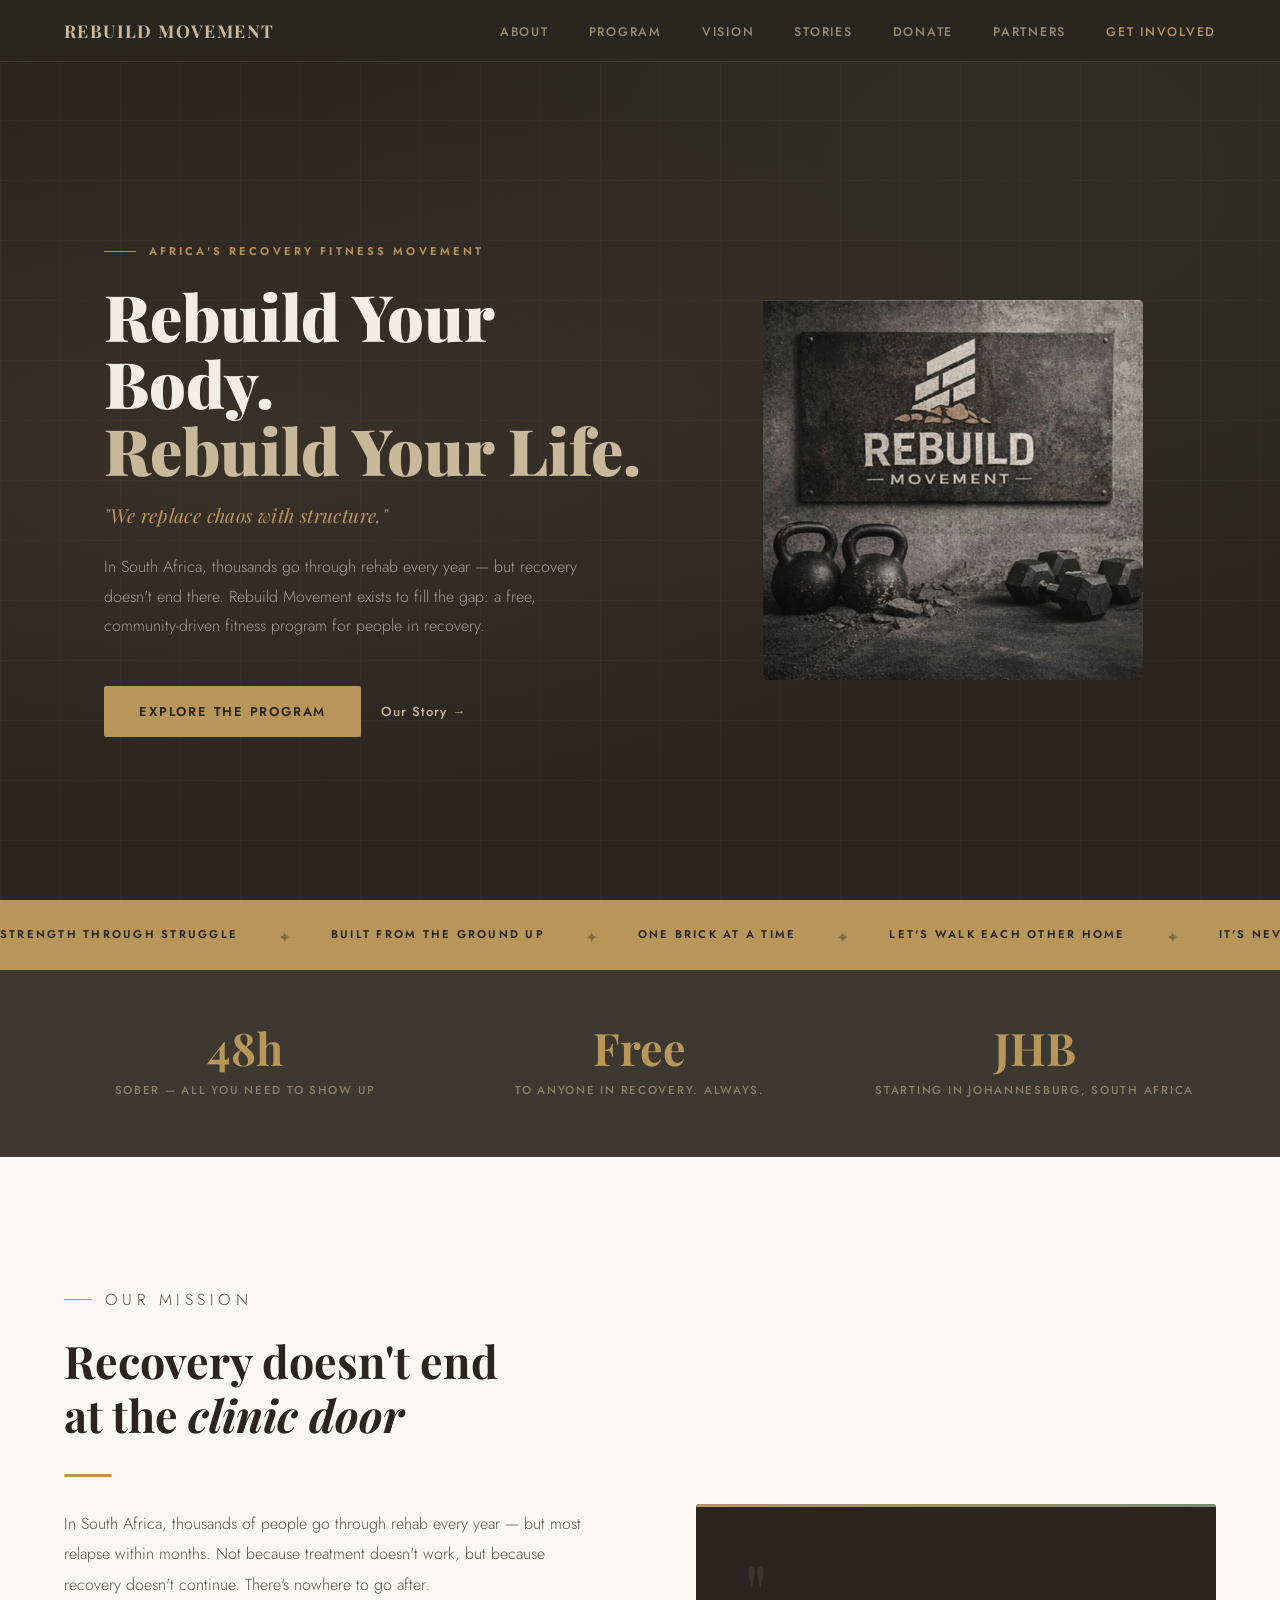
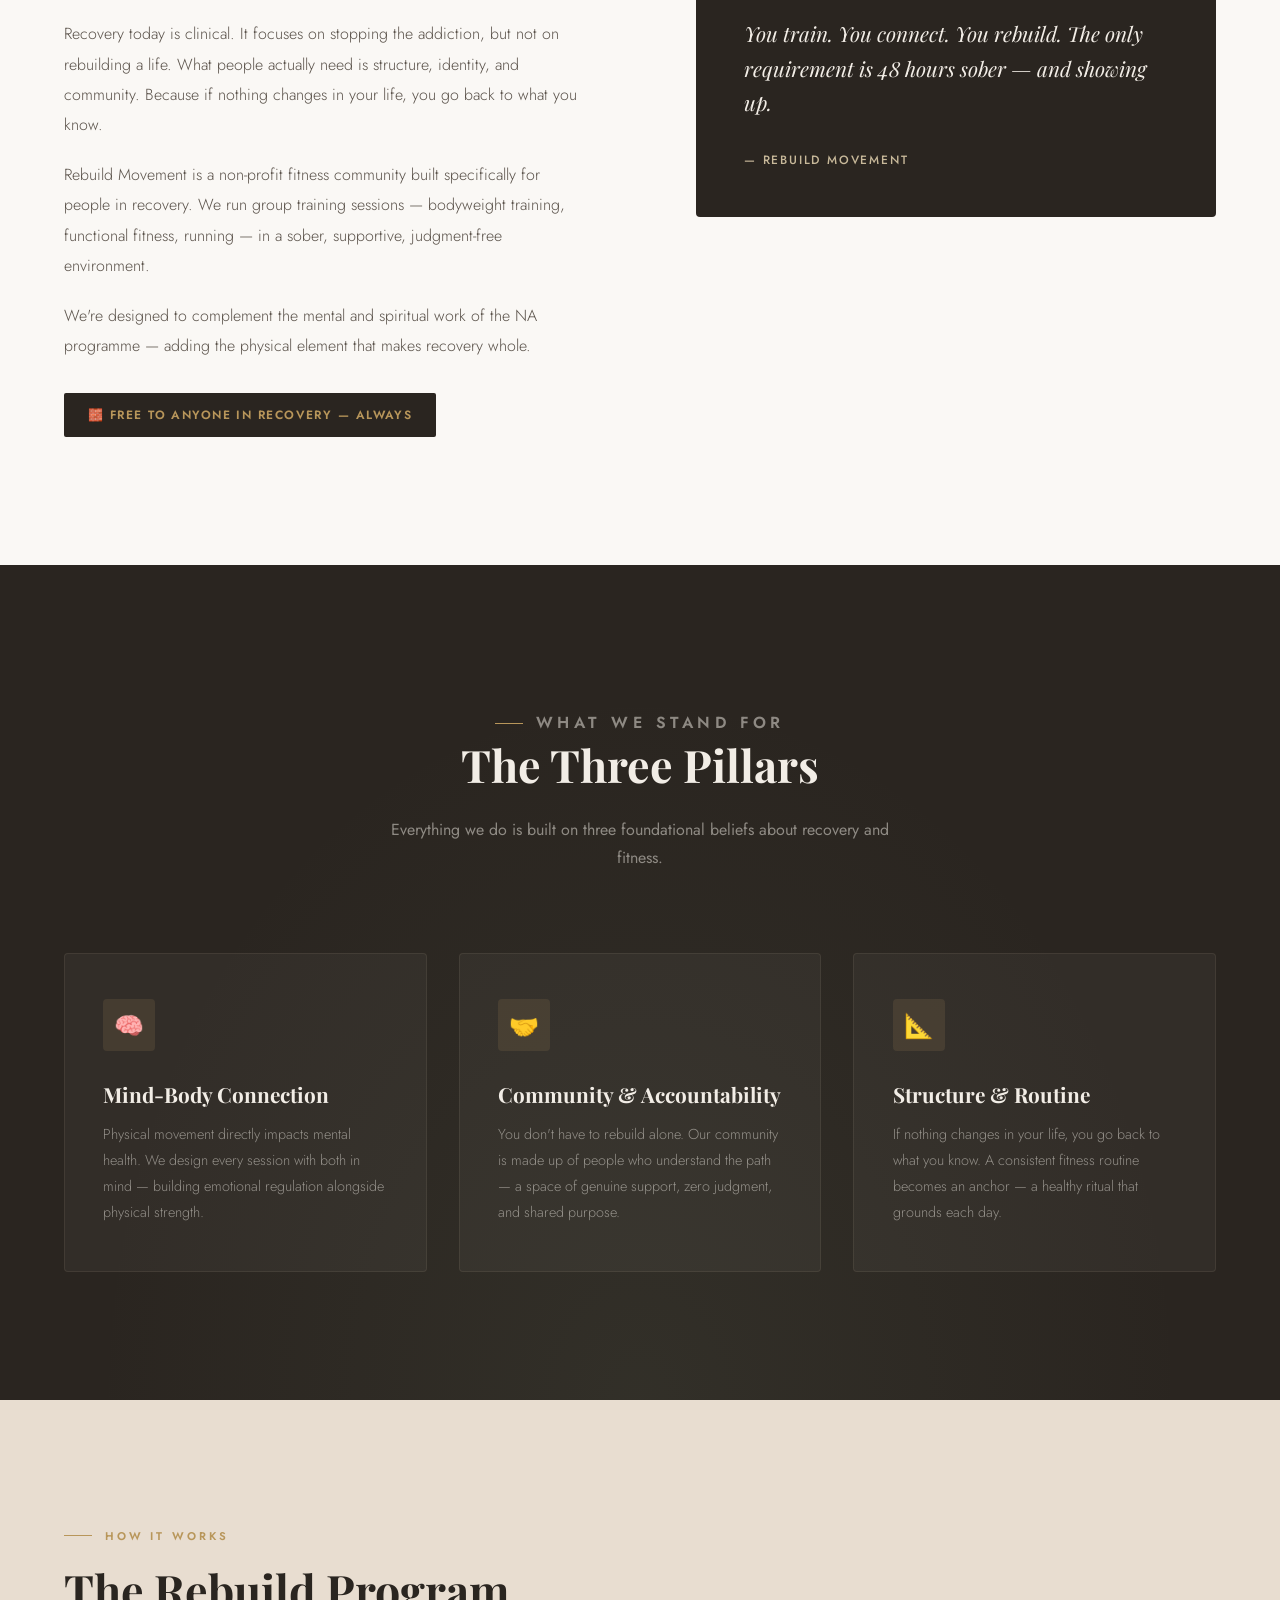
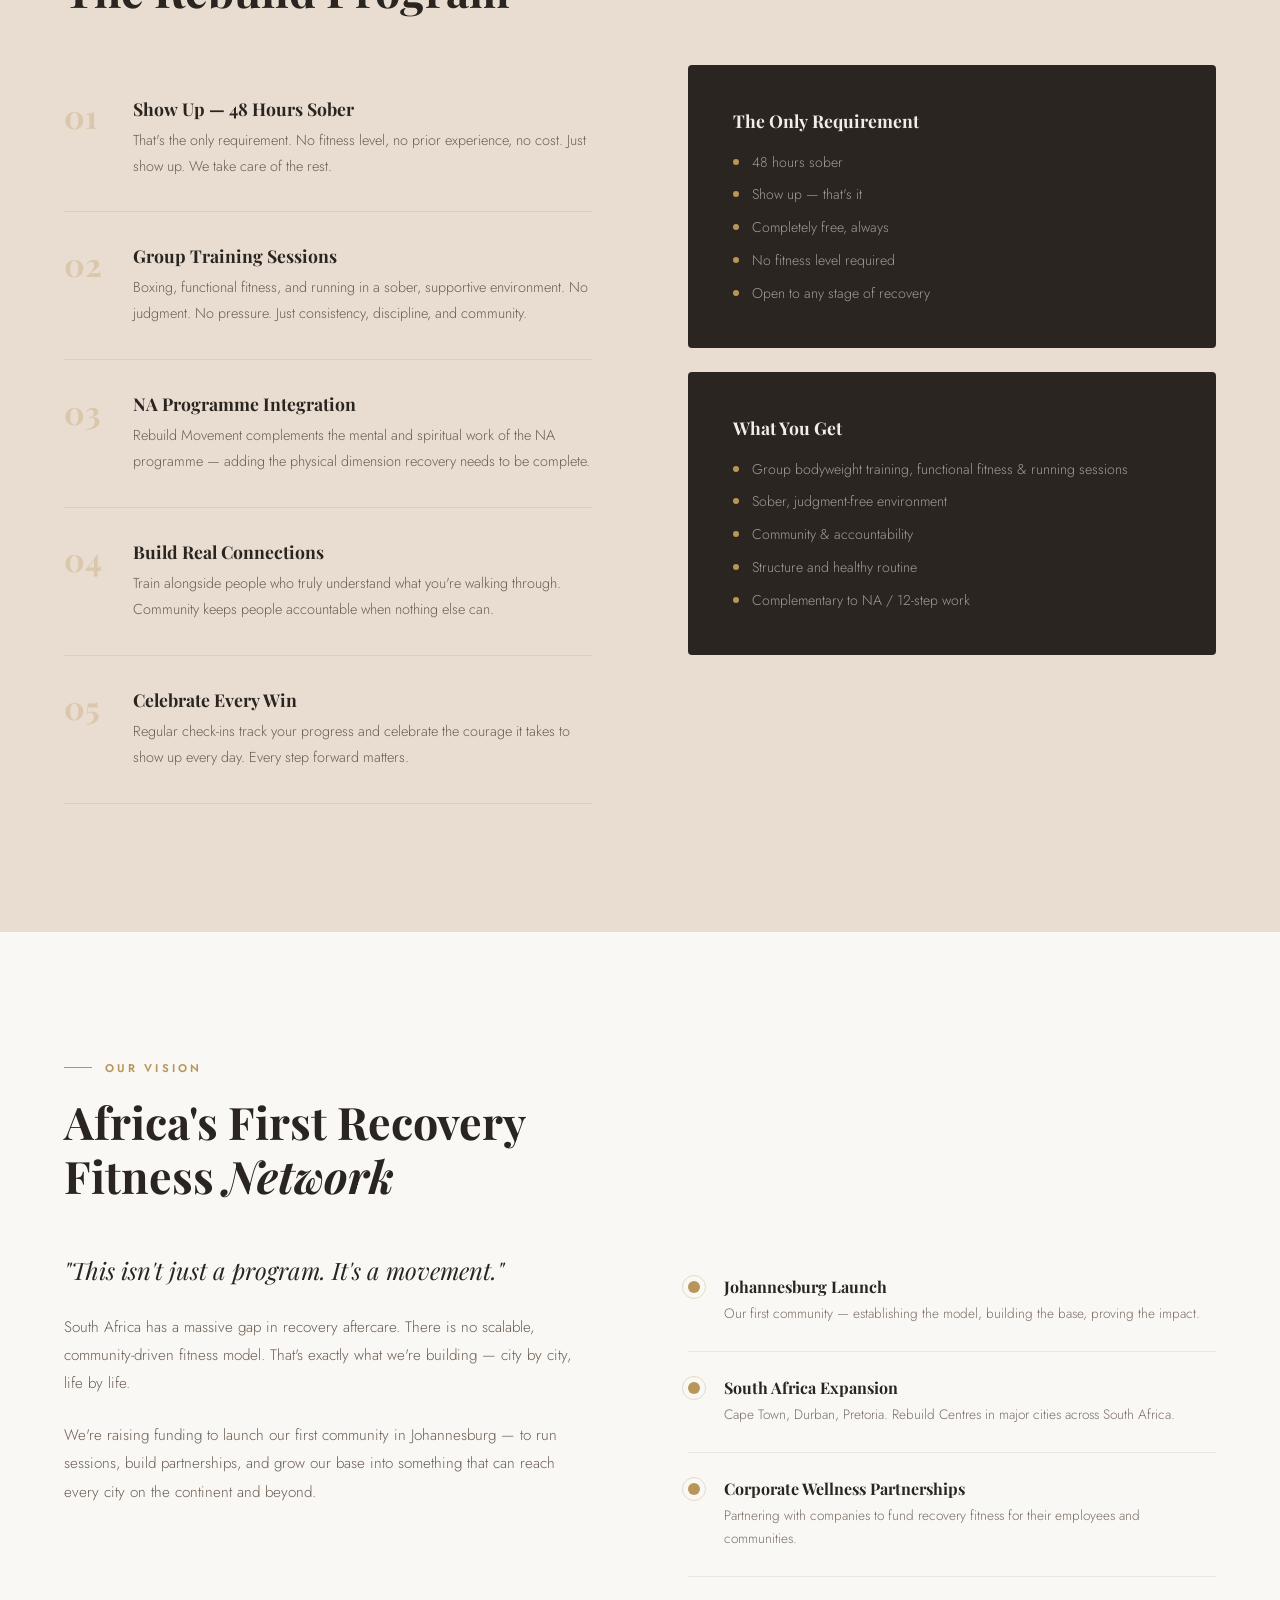
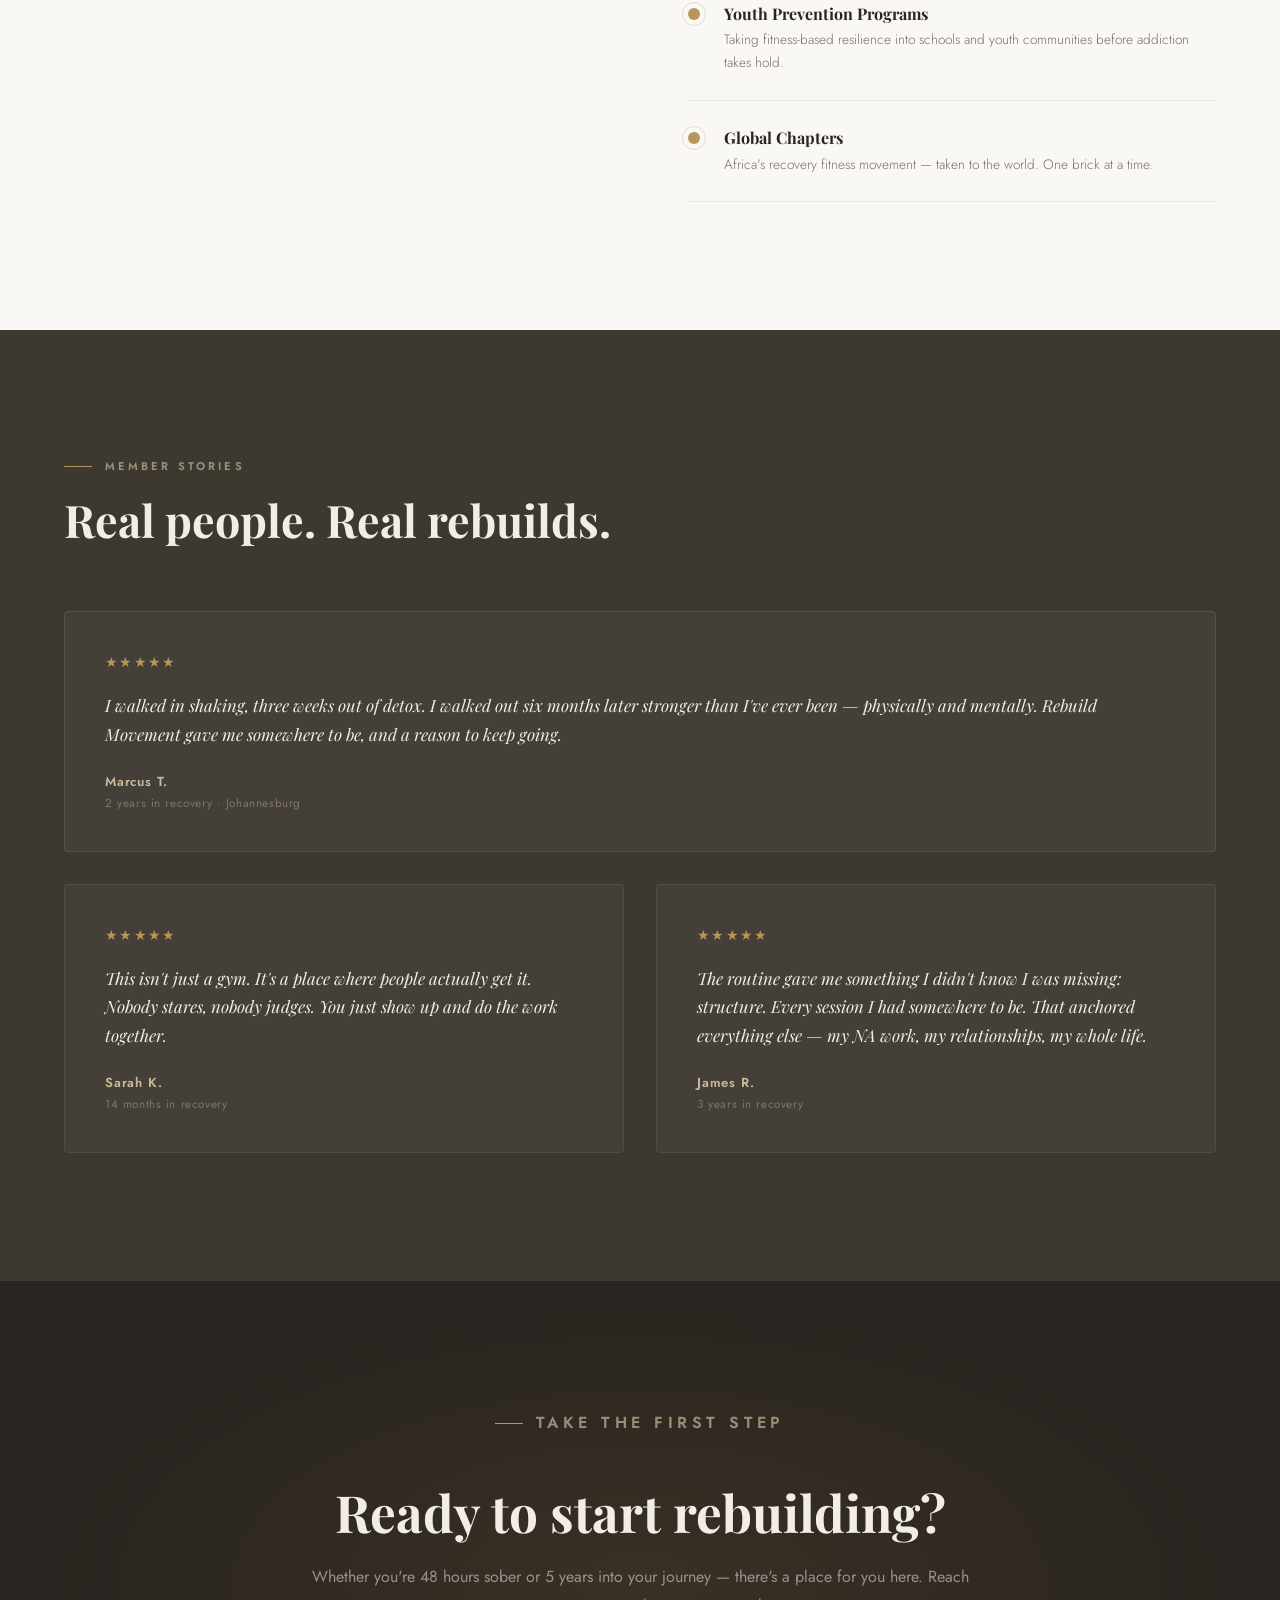
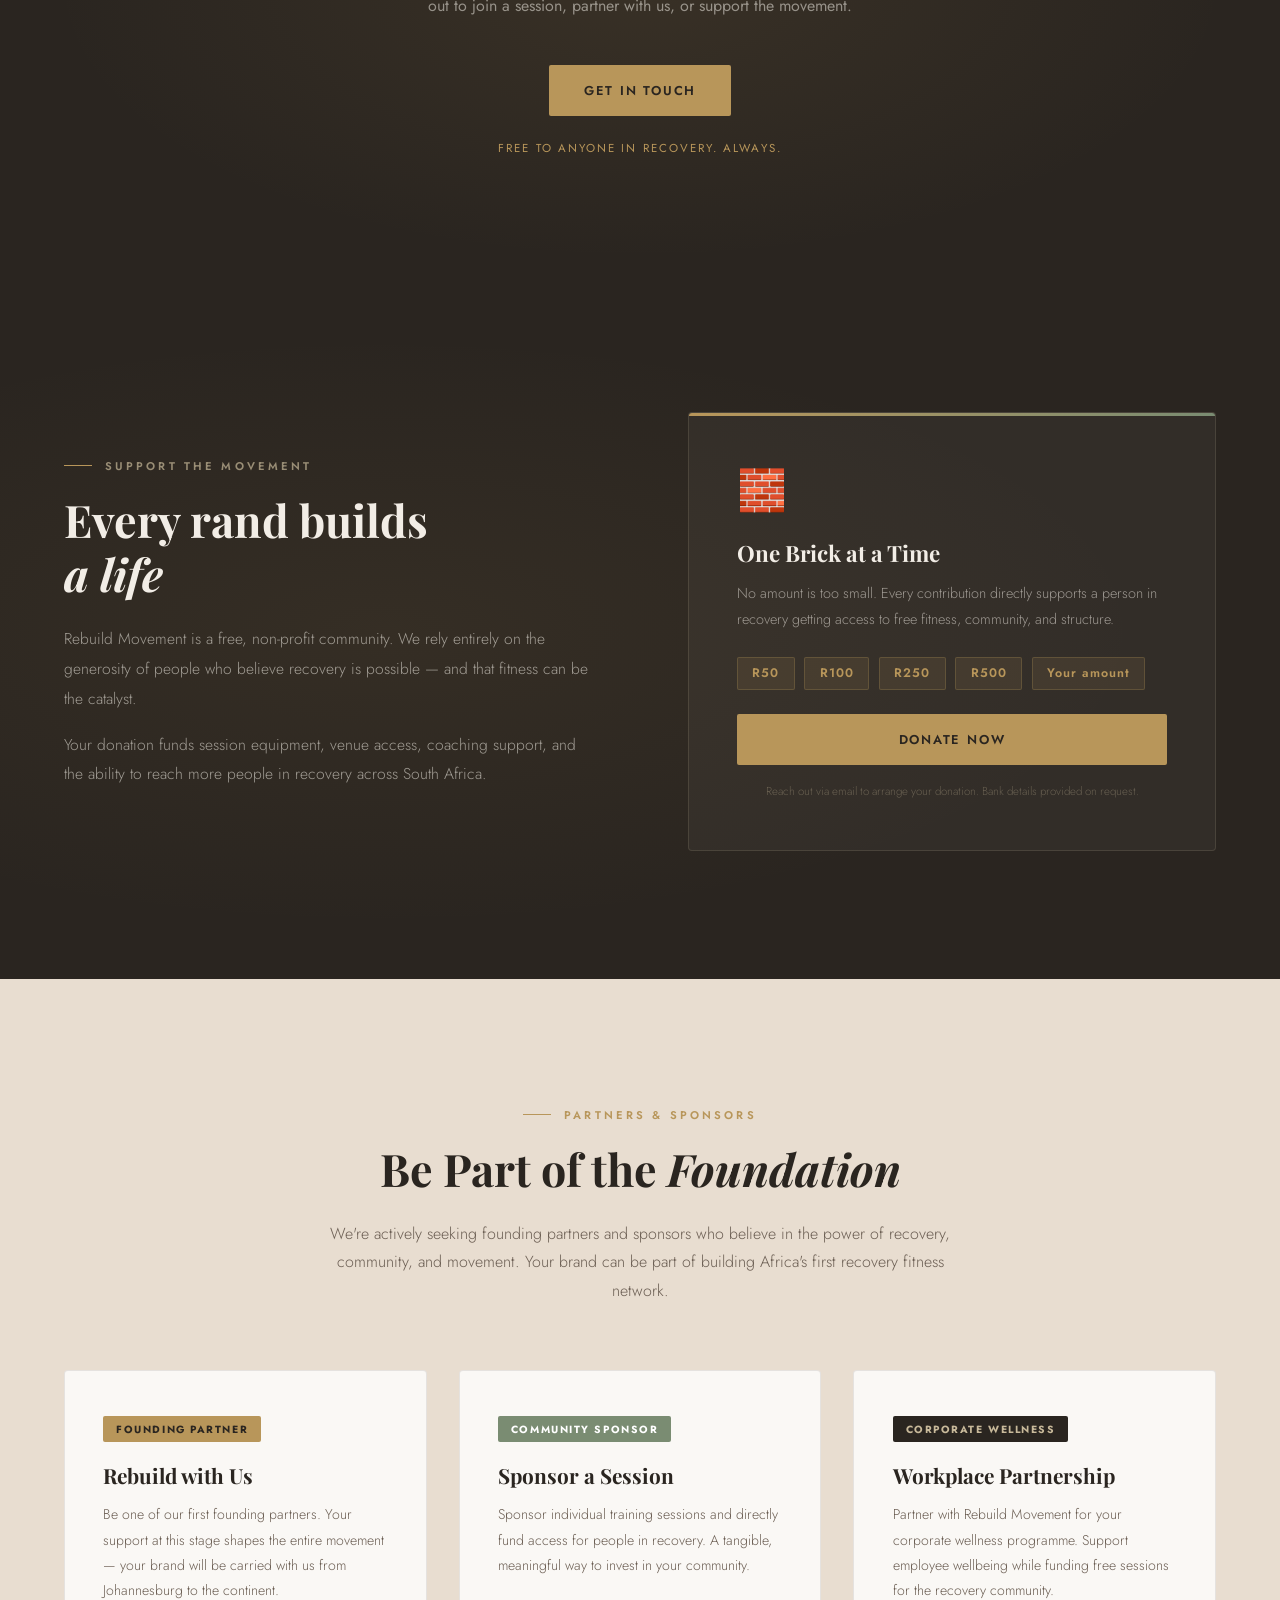
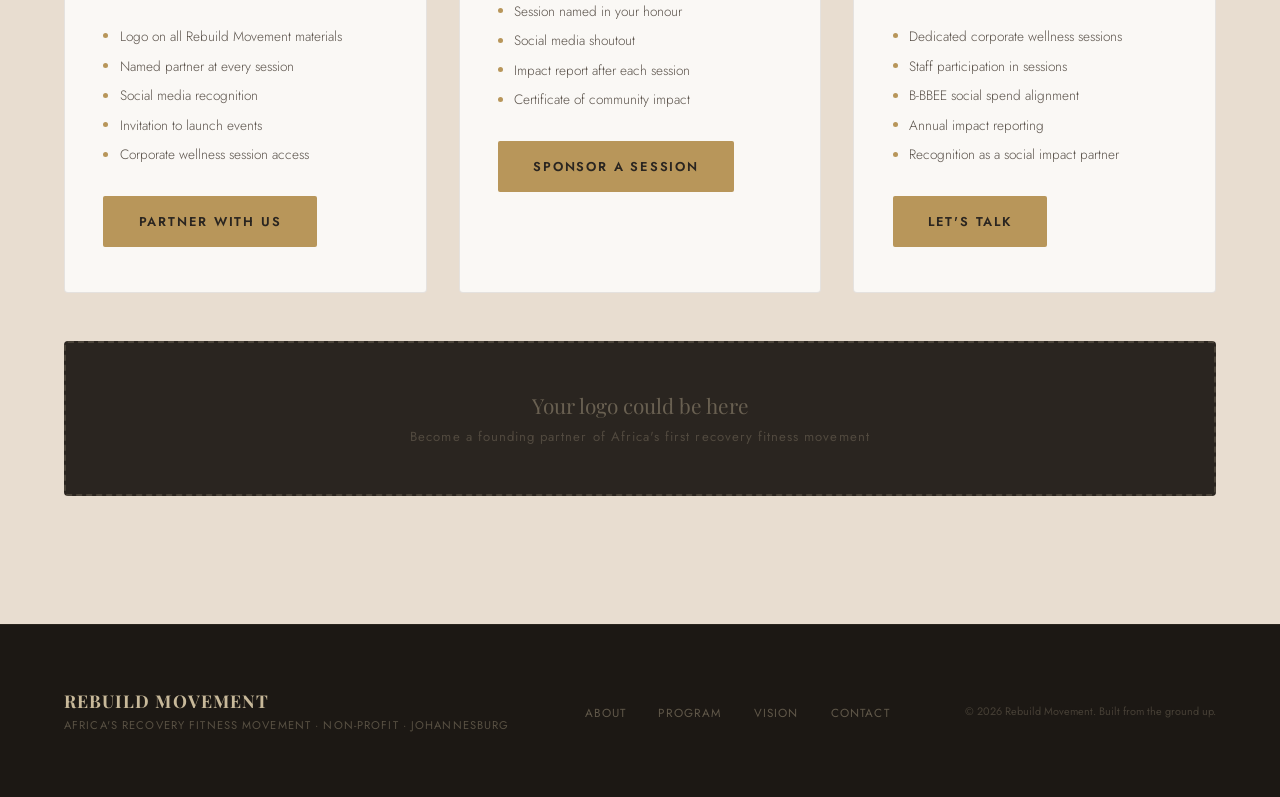
<file: index (3).html>
<!DOCTYPE html>
<html lang="en">
<head>
<meta charset="UTF-8">
<meta name="viewport" content="width=device-width, initial-scale=1.0">
<title>Rebuild Movement</title>
<link rel="preconnect" href="https://fonts.googleapis.com">
<link rel="preconnect" href="https://fonts.gstatic.com" crossorigin>
<link href="https://fonts.googleapis.com/css2?family=Playfair+Display:ital,wght@0,400;0,700;0,900;1,400;1,700&family=Jost:wght@300;400;500;600&display=swap" rel="stylesheet">
<style>
  :root {
    --stone: #2a2520;
    --ash: #3d3830;
    --sand: #c8b99a;
    --cream: #f2ede6;
    --warm-white: #faf8f5;
    --sage: #7a8c72;
    --accent: #b8965a;
    --light-sand: #e8ddd0;
  }

  * { margin: 0; padding: 0; box-sizing: border-box; }
  html { scroll-behavior: smooth; }

  body {
    font-family: 'Jost', 'Segoe UI', Arial, sans-serif;
    background: var(--warm-white);
    color: var(--stone);
    overflow-x: hidden;
  }

  nav {
    position: fixed;
    top: 0; left: 0; right: 0;
    z-index: 100;
    display: flex;
    justify-content: space-between;
    align-items: center;
    padding: 1.2rem 4rem;
    background: rgba(42, 37, 32, 0.95);
    backdrop-filter: blur(12px);
    border-bottom: 1px solid rgba(200, 185, 154, 0.15);
  }

  .nav-logo {
    font-family: 'Playfair Display', Georgia, 'Times New Roman', serif;
    font-size: 1.1rem;
    font-weight: 700;
    color: var(--sand);
    letter-spacing: 0.08em;
    text-decoration: none;
    text-transform: uppercase;
  }

  .nav-links {
    display: flex;
    gap: 2.5rem;
    list-style: none;
  }

  .nav-links a {
    color: rgba(200, 185, 154, 0.7);
    text-decoration: none;
    font-size: 0.78rem;
    font-weight: 500;
    letter-spacing: 0.14em;
    text-transform: uppercase;
    transition: color 0.3s;
  }

  .nav-links a:hover { color: var(--sand); }

  .nav-cta {
    color: var(--accent) !important;
    border: none !important;
    padding: 0.5rem 0 !important;
    white-space: nowrap;
    transition: opacity 0.3s !important;
  }

  .nav-cta:hover {
    opacity: 0.7;
    background: none !important;
    color: var(--accent) !important;
  }

  .hero {
    min-height: 100vh;
    background: var(--stone);
    position: relative;
    display: flex;
    align-items: center;
    overflow: hidden;
  }

  .hero-texture {
    position: absolute;
    inset: 0;
    background-image:
      radial-gradient(ellipse at 20% 50%, rgba(156,122,90,0.14) 0%, transparent 60%),
      radial-gradient(ellipse at 80% 20%, rgba(122,140,114,0.08) 0%, transparent 50%);
  }

  .hero-grid {
    position: absolute;
    inset: 0;
    background-image:
      linear-gradient(rgba(200,185,154,0.03) 1px, transparent 1px),
      linear-gradient(90deg, rgba(200,185,154,0.03) 1px, transparent 1px);
    background-size: 60px 60px;
  }

  .hero-content {
    position: relative;
    z-index: 2;
    max-width: 1200px;
    margin: 0 auto;
    padding: 0 4rem;
    padding-top: 80px;
    display: grid;
    grid-template-columns: 1.1fr 0.9fr;
    gap: 5rem;
    align-items: center;
    width: 100%;
  }

  .hero-eyebrow {
    font-size: 0.7rem;
    font-weight: 600;
    letter-spacing: 0.28em;
    text-transform: uppercase;
    color: var(--accent);
    margin-bottom: 1.4rem;
    display: flex;
    align-items: center;
    gap: 0.8rem;
  }

  .hero-eyebrow::before {
    content: '';
    display: block;
    width: 32px;
    height: 1px;
    background: var(--accent);
    flex-shrink: 0;
  }

  h1 {
    font-family: 'Playfair Display', Georgia, 'Times New Roman', serif;
    font-size: clamp(2.8rem, 5vw, 4.8rem);
    font-weight: 900;
    line-height: 1.05;
    color: var(--cream);
    margin-bottom: 1.2rem;
  }

  h1 em {
    font-style: normal;
    color: var(--sand);
  }

  .hero-tagline {
    font-family: 'Playfair Display', Georgia, 'Times New Roman', serif;
    font-size: 1.2rem;
    font-style: italic;
    color: var(--accent);
    margin-bottom: 1.5rem;
    letter-spacing: 0.02em;
  }

  .hero-sub {
    font-size: 1rem;
    line-height: 1.85;
    color: rgba(242,237,230,0.58);
    font-weight: 300;
    max-width: 480px;
    margin-bottom: 2.8rem;
  }

  .hero-actions {
    display: flex;
    gap: 1.2rem;
    align-items: center;
    flex-wrap: wrap;
  }

  .btn-primary {
    background: var(--accent);
    color: var(--stone);
    padding: 1rem 2.2rem;
    border: none;
    border-radius: 2px;
    font-family: 'Jost', 'Segoe UI', Arial, sans-serif;
    font-size: 0.8rem;
    font-weight: 600;
    letter-spacing: 0.14em;
    text-transform: uppercase;
    cursor: pointer;
    text-decoration: none;
    transition: all 0.3s;
    display: inline-block;
  }

  .btn-primary:hover {
    background: var(--sand);
    transform: translateY(-2px);
    box-shadow: 0 8px 30px rgba(184,150,90,0.3);
  }

  .btn-ghost {
    color: var(--sand);
    font-size: 0.82rem;
    font-weight: 500;
    letter-spacing: 0.08em;
    text-decoration: none;
    display: flex;
    align-items: center;
    gap: 0.5rem;
    transition: gap 0.3s;
  }

  .btn-ghost:hover { gap: 0.9rem; }

  .hero-right {
    display: flex;
    justify-content: center;
    align-items: center;
  }

  .logo-display {
    width: 380px;
    height: 380px;
    border-radius: 4px;
    display: flex;
    align-items: center;
    justify-content: center;
    position: relative;
    overflow: hidden;
  }

  .logo-display img {
    width: 100%;
    height: 100%;
    object-fit: cover;
    border-radius: 4px;
  }

  .manifesto-bar {
    background: var(--accent);
    padding: 1.3rem 0;
    overflow: hidden;
    white-space: nowrap;
  }

  .manifesto-track {
    display: inline-flex;
    gap: 2.5rem;
    animation: scroll 35s linear infinite;
  }

  .manifesto-item {
    font-size: 0.7rem;
    font-weight: 600;
    letter-spacing: 0.2em;
    text-transform: uppercase;
    color: var(--stone);
    flex-shrink: 0;
  }

  .manifesto-sep {
    color: rgba(42,37,32,0.4);
    flex-shrink: 0;
  }

  @keyframes scroll {
    0% { transform: translateX(0); }
    100% { transform: translateX(-50%); }
  }

  .stats-bar {
    background: var(--ash);
    border-bottom: 1px solid rgba(200,185,154,0.08);
    padding: 2.5rem 4rem;
  }

  .stats-inner {
    max-width: 1200px;
    margin: 0 auto;
    display: grid;
    grid-template-columns: repeat(3, 1fr);
    gap: 2rem;
    text-align: center;
  }

  .stat-item { padding: 1rem; }

  .stat-num {
    font-family: 'Playfair Display', Georgia, 'Times New Roman', serif;
    font-size: 2.8rem;
    font-weight: 700;
    color: var(--accent);
    line-height: 1;
    display: block;
    margin-bottom: 0.4rem;
  }

  .stat-label {
    font-size: 0.72rem;
    letter-spacing: 0.15em;
    text-transform: uppercase;
    color: rgba(200,185,154,0.55);
    font-weight: 500;
  }

  .section-inner { max-width: 1200px; margin: 0 auto; }

  .section-label {
    font-size: 0.7rem;
    font-weight: 600;
    letter-spacing: 0.28em;
    text-transform: uppercase;
    color: var(--accent);
    margin-bottom: 1.2rem;
    display: flex;
    align-items: center;
    gap: 0.8rem;
  }

  .section-label::before {
    content: '';
    display: block;
    width: 28px;
    height: 1px;
    background: var(--accent);
    flex-shrink: 0;
  }

  h2 {
    font-family: 'Playfair Display', Georgia, 'Times New Roman', serif;
    font-size: clamp(2rem, 3.5vw, 3rem);
    font-weight: 700;
    line-height: 1.2;
    color: var(--stone);
    margin-bottom: 1.5rem;
  }

  .divider {
    width: 48px;
    height: 3px;
    background: var(--accent);
    margin: 2rem 0;
    border-radius: 2px;
  }

  .about {
    padding: 8rem 4rem;
    background: var(--warm-white);
  }

  .about-grid {
    display: grid;
    grid-template-columns: 1fr 1fr;
    gap: 7rem;
    align-items: center;
  }

  .about-text p {
    font-size: 1rem;
    line-height: 1.9;
    color: #5a524a;
    font-weight: 300;
    margin-bottom: 1.2rem;
  }

  .free-badge {
    display: inline-flex;
    align-items: center;
    gap: 0.7rem;
    background: var(--stone);
    color: var(--accent);
    padding: 0.8rem 1.5rem;
    border-radius: 2px;
    font-size: 0.75rem;
    font-weight: 600;
    letter-spacing: 0.12em;
    text-transform: uppercase;
    margin-top: 0.8rem;
  }

  .about-card {
    background: var(--stone);
    border-radius: 4px;
    padding: 3rem;
    position: relative;
    overflow: hidden;
  }

  .about-card::before {
    content: '';
    position: absolute;
    top: 0; left: 0; right: 0;
    height: 3px;
    background: linear-gradient(90deg, var(--accent), var(--sage));
  }

  .quote-mark {
    font-family: 'Playfair Display', Georgia, 'Times New Roman', serif;
    font-size: 5rem;
    color: rgba(184,150,90,0.15);
    line-height: 1;
    margin-bottom: -1rem;
    display: block;
  }

  .quote-text {
    font-family: 'Playfair Display', Georgia, 'Times New Roman', serif;
    font-size: 1.3rem;
    line-height: 1.65;
    color: var(--cream);
    font-style: italic;
    margin-bottom: 2rem;
  }

  .quote-attr {
    font-size: 0.75rem;
    letter-spacing: 0.15em;
    text-transform: uppercase;
    color: var(--sand);
    font-weight: 500;
  }

  .pillars {
    padding: 8rem 4rem;
    background: var(--stone);
    position: relative;
    overflow: hidden;
  }

  .pillars::before {
    content: '';
    position: absolute;
    inset: 0;
    background: radial-gradient(ellipse at 50% 100%, rgba(122,140,114,0.1) 0%, transparent 60%);
  }

  .pillars-header {
    text-align: center;
    margin-bottom: 5rem;
    position: relative;
    z-index: 1;
  }

  .pillars-header h2 { color: var(--cream); }

  .pillars-header p {
    font-size: 1rem;
    line-height: 1.8;
    color: rgba(242,237,230,0.5);
    max-width: 500px;
    margin: 1rem auto 0;
  }

  .pillars-grid {
    display: grid;
    grid-template-columns: repeat(3, 1fr);
    gap: 2rem;
    position: relative;
    z-index: 1;
    max-width: 1200px;
    margin: 0 auto;
  }

  .pillar-card {
    background: rgba(255,255,255,0.04);
    border: 1px solid rgba(200,185,154,0.1);
    border-radius: 4px;
    padding: 2.8rem 2.4rem;
    transition: all 0.4s;
    position: relative;
    overflow: hidden;
  }

  .pillar-card::after {
    content: '';
    position: absolute;
    bottom: 0; left: 0; right: 0;
    height: 2px;
    background: linear-gradient(90deg, var(--accent), transparent);
    transform: scaleX(0);
    transform-origin: left;
    transition: transform 0.4s;
  }

  .pillar-card:hover {
    background: rgba(255,255,255,0.07);
    border-color: rgba(200,185,154,0.25);
    transform: translateY(-4px);
  }

  .pillar-card:hover::after { transform: scaleX(1); }

  .pillar-icon {
    width: 52px;
    height: 52px;
    background: rgba(184,150,90,0.14);
    border-radius: 4px;
    display: flex;
    align-items: center;
    justify-content: center;
    font-size: 1.5rem;
    margin-bottom: 1.8rem;
  }

  .pillar-card h3 {
    font-family: 'Playfair Display', Georgia, 'Times New Roman', serif;
    font-size: 1.3rem;
    font-weight: 700;
    color: var(--cream);
    margin-bottom: 0.9rem;
  }

  .pillar-card p {
    font-size: 0.9rem;
    line-height: 1.8;
    color: rgba(242,237,230,0.5);
    font-weight: 300;
  }

  .program {
    padding: 8rem 4rem;
    background: var(--light-sand);
  }

  .program-grid {
    display: grid;
    grid-template-columns: 1fr 1fr;
    gap: 6rem;
    align-items: start;
    max-width: 1200px;
    margin: 3rem auto 0;
  }

  .step {
    display: flex;
    gap: 1.8rem;
    padding: 2rem 0;
    border-bottom: 1px solid rgba(42,37,32,0.08);
    transition: padding-left 0.3s;
  }

  .step:hover { padding-left: 0.5rem; }

  .step-num {
    font-family: 'Playfair Display', Georgia, 'Times New Roman', serif;
    font-size: 2rem;
    font-weight: 700;
    color: rgba(184,150,90,0.3);
    min-width: 2.5rem;
    line-height: 1;
    padding-top: 0.2rem;
  }

  .step-content h3 {
    font-family: 'Playfair Display', Georgia, 'Times New Roman', serif;
    font-size: 1.1rem;
    font-weight: 700;
    color: var(--stone);
    margin-bottom: 0.5rem;
  }

  .step-content p {
    font-size: 0.9rem;
    line-height: 1.8;
    color: #6b5e53;
    font-weight: 300;
  }

  .program-info { position: sticky; top: 120px; }

  .info-card {
    background: var(--stone);
    border-radius: 4px;
    padding: 2.8rem;
    margin-bottom: 1.5rem;
  }

  .info-card h3 {
    font-family: 'Playfair Display', Georgia, 'Times New Roman', serif;
    font-size: 1.1rem;
    color: var(--cream);
    margin-bottom: 1.2rem;
  }

  .info-list {
    list-style: none;
    display: flex;
    flex-direction: column;
    gap: 0.8rem;
  }

  .info-list li {
    font-size: 0.88rem;
    color: rgba(242,237,230,0.6);
    display: flex;
    align-items: center;
    gap: 0.8rem;
    font-weight: 300;
  }

  .info-list li::before {
    content: '';
    width: 6px;
    height: 6px;
    border-radius: 50%;
    background: var(--accent);
    flex-shrink: 0;
  }

  .vision {
    padding: 8rem 4rem;
    background: var(--warm-white);
  }

  .vision-grid {
    display: grid;
    grid-template-columns: 1fr 1fr;
    gap: 6rem;
    align-items: start;
    max-width: 1200px;
    margin: 3rem auto 0;
  }

  .vision-statement {
    font-family: 'Playfair Display', Georgia, 'Times New Roman', serif;
    font-size: 1.5rem;
    font-style: italic;
    line-height: 1.6;
    color: var(--stone);
    margin-bottom: 1.5rem;
  }

  .vision-sub {
    font-size: 0.95rem;
    line-height: 1.85;
    color: #6b5e53;
    font-weight: 300;
    margin-bottom: 1.5rem;
  }

  .roadmap { display: flex; flex-direction: column; gap: 0; }

  .roadmap-item {
    display: flex;
    align-items: flex-start;
    gap: 1.5rem;
    padding: 1.6rem 0;
    border-bottom: 1px solid rgba(42,37,32,0.08);
  }

  .roadmap-dot {
    width: 12px;
    height: 12px;
    border-radius: 50%;
    background: var(--accent);
    flex-shrink: 0;
    margin-top: 5px;
    position: relative;
  }

  .roadmap-dot::after {
    content: '';
    position: absolute;
    top: 50%;
    left: 50%;
    transform: translate(-50%, -50%);
    width: 22px;
    height: 22px;
    border-radius: 50%;
    border: 1px solid rgba(184,150,90,0.3);
  }

  .roadmap-content h4 {
    font-family: 'Playfair Display', Georgia, 'Times New Roman', serif;
    font-size: 1rem;
    font-weight: 700;
    color: var(--stone);
    margin-bottom: 0.3rem;
  }

  .roadmap-content p {
    font-size: 0.85rem;
    line-height: 1.7;
    color: #7a6e65;
    font-weight: 300;
  }

  .testimonials {
    padding: 8rem 4rem;
    background: var(--ash);
  }

  .testimonials-header {
    max-width: 1200px;
    margin: 0 auto 4rem;
  }

  .testimonials-header h2 { color: var(--cream); }

  .testimonials-grid {
    display: grid;
    grid-template-columns: repeat(2, 1fr);
    gap: 2rem;
    max-width: 1200px;
    margin: 0 auto;
  }

  .testimonial-card {
    background: rgba(255,255,255,0.04);
    border: 1px solid rgba(200,185,154,0.1);
    border-radius: 4px;
    padding: 2.5rem;
    transition: all 0.3s;
  }

  .testimonial-card:hover {
    border-color: rgba(200,185,154,0.25);
    transform: translateY(-2px);
  }

  .testimonial-card:first-child {
    grid-column: 1 / -1;
    border-color: rgba(184,150,90,0.2);
  }

  .t-stars {
    color: var(--accent);
    font-size: 0.85rem;
    letter-spacing: 0.1em;
    margin-bottom: 1.2rem;
  }

  .t-text {
    font-family: 'Playfair Display', Georgia, 'Times New Roman', serif;
    font-size: 1.05rem;
    line-height: 1.7;
    color: var(--cream);
    font-style: italic;
    margin-bottom: 1.5rem;
  }

  .t-name {
    font-size: 0.82rem;
    font-weight: 600;
    color: var(--sand);
    letter-spacing: 0.06em;
  }

  .t-meta {
    font-size: 0.73rem;
    color: rgba(200,185,154,0.45);
    margin-top: 0.2rem;
    letter-spacing: 0.05em;
  }

  .cta-section {
    padding: 8rem 4rem;
    background: var(--stone);
    text-align: center;
    position: relative;
    overflow: hidden;
  }

  .cta-section::before {
    content: '';
    position: absolute;
    inset: 0;
    background: radial-gradient(ellipse at center, rgba(184,150,90,0.1) 0%, transparent 65%);
  }

  .cta-inner {
    position: relative;
    z-index: 1;
    max-width: 680px;
    margin: 0 auto;
  }

  .cta-section h2 {
    color: var(--cream);
    font-size: clamp(1.8rem, 4vw, 3.2rem);
    margin-bottom: 1.2rem;
  }

  .cta-section p {
    font-size: 1rem;
    line-height: 1.8;
    color: rgba(242,237,230,0.52);
    margin-bottom: 2.8rem;
  }

  .cta-qualifier {
    font-size: 0.72rem;
    letter-spacing: 0.18em;
    text-transform: uppercase;
    color: var(--accent);
    margin-top: 1.5rem;
    display: block;
  }

  footer {
    background: rgba(28,24,20,1);
    padding: 4rem;
    border-top: 1px solid rgba(200,185,154,0.08);
  }

  .footer-inner {
    max-width: 1200px;
    margin: 0 auto;
    display: flex;
    justify-content: space-between;
    align-items: center;
  }

  .footer-brand {
    font-family: 'Playfair Display', Georgia, 'Times New Roman', serif;
    font-size: 1.1rem;
    font-weight: 700;
    color: var(--sand);
    letter-spacing: 0.06em;
  }

  .footer-tagline {
    font-size: 0.7rem;
    color: rgba(200,185,154,0.35);
    margin-top: 0.3rem;
    letter-spacing: 0.1em;
    text-transform: uppercase;
  }

  .footer-links {
    display: flex;
    gap: 2rem;
    list-style: none;
  }

  .footer-links a {
    font-size: 0.73rem;
    color: rgba(200,185,154,0.4);
    text-decoration: none;
    letter-spacing: 0.1em;
    text-transform: uppercase;
    transition: color 0.3s;
  }

  .footer-links a:hover { color: var(--sand); }

  .footer-copy {
    font-size: 0.68rem;
    color: rgba(200,185,154,0.25);
  }

  @keyframes fadeUp {
    from { opacity: 0; transform: translateY(28px); }
    to { opacity: 1; transform: translateY(0); }
  }

  .hero-eyebrow { animation: fadeUp 0.8s ease forwards; }
  h1 { animation: fadeUp 0.8s 0.12s ease both; }
  .hero-tagline { animation: fadeUp 0.8s 0.22s ease both; }
  .hero-sub { animation: fadeUp 0.8s 0.32s ease both; }
  .hero-actions { animation: fadeUp 0.8s 0.44s ease both; }
  .logo-display { animation: fadeUp 0.9s 0.28s ease both; }

  .reveal {
    opacity: 0;
    transform: translateY(22px);
    transition: opacity 0.7s ease, transform 0.7s ease;
  }
  .reveal.visible {
    opacity: 1;
    transform: translateY(0);
  }

  @media (max-width: 900px) {
    nav { padding: 1rem 1.5rem; }
    .nav-links { display: none; }
    .hero-content, .about-grid, .program-grid, .pillars-grid, .testimonials-grid, .vision-grid {
      grid-template-columns: 1fr;
    }
    .hero-content { gap: 3rem; padding: 6rem 1.5rem 4rem; }
    .about, .pillars, .program, .testimonials, .cta-section, .vision, footer {
      padding: 5rem 1.5rem;
    }
    .stats-bar { padding: 2rem 1.5rem; }
    .stats-inner { grid-template-columns: 1fr; gap: 1.5rem; }
    .footer-inner { flex-direction: column; gap: 1.5rem; text-align: center; }
    .testimonial-card:first-child { grid-column: 1; }
    .program-info { position: static; }
    .logo-display { width: 280px; height: 280px; }
  }

  /* DONATE */
  .donate-section {
    padding: 8rem 4rem;
    background: var(--stone);
    position: relative;
    overflow: hidden;
  }

  .donate-section::before {
    content: '';
    position: absolute;
    inset: 0;
    background: radial-gradient(ellipse at 30% 50%, rgba(184,150,90,0.08) 0%, transparent 60%);
  }

  .donate-grid {
    display: grid;
    grid-template-columns: 1fr 1fr;
    gap: 6rem;
    align-items: center;
    max-width: 1200px;
    margin: 0 auto;
    position: relative;
    z-index: 1;
  }

  .donate-text {
    font-size: 0.98rem;
    line-height: 1.9;
    color: rgba(242,237,230,0.58);
    font-weight: 300;
    margin-bottom: 1rem;
  }

  .donate-card {
    background: rgba(255,255,255,0.04);
    border: 1px solid rgba(200,185,154,0.15);
    border-radius: 4px;
    padding: 3rem;
    position: relative;
    overflow: hidden;
  }

  .donate-card::before {
    content: '';
    position: absolute;
    top: 0; left: 0; right: 0;
    height: 3px;
    background: linear-gradient(90deg, var(--accent), var(--sage));
  }

  .donate-card-icon {
    font-size: 2.5rem;
    margin-bottom: 1.2rem;
  }

  .donate-card h3 {
    font-family: 'Playfair Display', Georgia, serif;
    font-size: 1.4rem;
    color: var(--cream);
    margin-bottom: 0.8rem;
  }

  .donate-card p {
    font-size: 0.9rem;
    line-height: 1.8;
    color: rgba(242,237,230,0.55);
    font-weight: 300;
    margin-bottom: 1.5rem;
  }

  .donate-amounts {
    display: flex;
    flex-wrap: wrap;
    gap: 0.6rem;
    margin-bottom: 0.5rem;
  }

  .amount-tag {
    background: rgba(184,150,90,0.12);
    border: 1px solid rgba(184,150,90,0.25);
    color: var(--accent);
    padding: 0.4rem 0.9rem;
    border-radius: 2px;
    font-size: 0.78rem;
    font-weight: 600;
    letter-spacing: 0.08em;
    cursor: pointer;
    transition: all 0.3s;
  }

  .amount-tag:hover {
    background: rgba(184,150,90,0.25);
  }

  .donate-note {
    font-size: 0.72rem !important;
    color: rgba(200,185,154,0.35) !important;
    text-align: center;
    margin-top: 1rem !important;
    margin-bottom: 0 !important;
  }

  /* SPONSORS */
  .sponsors-section {
    padding: 8rem 4rem;
    background: var(--light-sand);
  }

  .sponsors-sub {
    font-size: 1rem;
    line-height: 1.8;
    color: #6b5e53;
    max-width: 620px;
    margin: 1rem auto 0;
    text-align: center;
    font-weight: 300;
  }

  .sponsor-tiers {
    display: grid;
    grid-template-columns: repeat(3, 1fr);
    gap: 2rem;
    max-width: 1200px;
    margin: 4rem auto 3rem;
  }

  .sponsor-tier {
    background: var(--warm-white);
    border: 1px solid rgba(42,37,32,0.1);
    border-radius: 4px;
    padding: 2.8rem 2.4rem;
    position: relative;
    transition: all 0.3s;
  }

  .sponsor-tier:hover {
    transform: translateY(-4px);
    box-shadow: 0 12px 40px rgba(42,37,32,0.08);
  }

  .tier-badge {
    display: inline-block;
    background: var(--accent);
    color: var(--stone);
    font-size: 0.65rem;
    font-weight: 700;
    letter-spacing: 0.15em;
    text-transform: uppercase;
    padding: 0.35rem 0.8rem;
    border-radius: 2px;
    margin-bottom: 1.2rem;
  }

  .tier-badge--community { background: var(--sage); color: white; }
  .tier-badge--corporate { background: var(--stone); color: var(--sand); }

  .sponsor-tier h3 {
    font-family: 'Playfair Display', Georgia, serif;
    font-size: 1.3rem;
    color: var(--stone);
    margin-bottom: 0.8rem;
  }

  .sponsor-tier > p {
    font-size: 0.88rem;
    line-height: 1.8;
    color: #6b5e53;
    font-weight: 300;
    margin-bottom: 1.4rem;
  }

  .tier-benefits {
    list-style: none;
    display: flex;
    flex-direction: column;
    gap: 0.6rem;
    margin-bottom: 0.5rem;
  }

  .tier-benefits li {
    font-size: 0.85rem;
    color: #5a524a;
    display: flex;
    align-items: center;
    gap: 0.7rem;
    font-weight: 300;
  }

  .tier-benefits li::before {
    content: '';
    width: 5px;
    height: 5px;
    border-radius: 50%;
    background: var(--accent);
    flex-shrink: 0;
  }

  .sponsor-placeholder {
    background: var(--stone);
    border: 2px dashed rgba(200,185,154,0.2);
    border-radius: 4px;
    padding: 3rem;
    text-align: center;
    max-width: 1200px;
    margin: 0 auto;
  }

  .sponsor-placeholder-text {
    font-family: 'Playfair Display', Georgia, serif;
    font-size: 1.3rem;
    color: rgba(200,185,154,0.4);
    margin-bottom: 0.5rem;
  }

  .sponsor-placeholder-sub {
    font-size: 0.82rem;
    color: rgba(200,185,154,0.25);
    letter-spacing: 0.08em;
  }

  /* MODAL */
  .modal-overlay {
    position: fixed;
    inset: 0;
    background: rgba(20,16,12,0.88);
    z-index: 999;
    display: none;
    align-items: center;
    justify-content: center;
    padding: 2rem;
    backdrop-filter: blur(6px);
  }

  .modal-overlay.active {
    display: flex;
  }

  .modal-box {
    background: var(--warm-white);
    border-radius: 4px;
    max-width: 900px;
    width: 100%;
    display: grid;
    grid-template-columns: 1fr 1.4fr;
    overflow: hidden;
    position: relative;
    max-height: 92vh;
    overflow-y: auto;
    box-shadow: 0 40px 100px rgba(0,0,0,0.5);
  }

  .modal-close {
    position: absolute;
    top: 1.2rem;
    right: 1.2rem;
    background: rgba(42,37,32,0.15);
    border: none;
    color: var(--stone);
    width: 36px;
    height: 36px;
    border-radius: 50%;
    cursor: pointer;
    font-size: 0.85rem;
    display: flex;
    align-items: center;
    justify-content: center;
    z-index: 10;
    transition: background 0.2s;
  }

  .modal-close:hover { background: rgba(42,37,32,0.25); }

  .modal-left {
    background: var(--stone);
    padding: 3.5rem 2.5rem;
    display: flex;
    flex-direction: column;
    justify-content: space-between;
    position: relative;
    overflow: hidden;
  }

  .modal-left::before {
    content: '';
    position: absolute;
    inset: 0;
    background: radial-gradient(ellipse at 50% 80%, rgba(184,150,90,0.12) 0%, transparent 65%);
  }

  .modal-logo-text {
    font-family: 'Playfair Display', Georgia, serif;
    font-size: 2rem;
    font-weight: 900;
    color: var(--cream);
    letter-spacing: 0.06em;
    line-height: 1.1;
    position: relative;
    z-index: 1;
  }

  .modal-logo-text span {
    font-size: 0.7rem;
    letter-spacing: 0.3em;
    color: var(--accent);
    font-weight: 500;
    display: block;
    margin-top: 0.3rem;
  }

  .modal-tagline {
    font-family: 'Playfair Display', Georgia, serif;
    font-size: 1.1rem;
    font-style: italic;
    color: rgba(242,237,230,0.6);
    line-height: 1.6;
    position: relative;
    z-index: 1;
    margin: 2rem 0;
  }

  .modal-contact-info {
    display: flex;
    flex-direction: column;
    gap: 1rem;
    position: relative;
    z-index: 1;
  }

  .modal-info-item {
    display: flex;
    align-items: center;
    gap: 0.8rem;
    font-size: 0.82rem;
    color: rgba(200,185,154,0.7);
  }

  .modal-info-item a {
    color: rgba(200,185,154,0.7);
    text-decoration: none;
    transition: color 0.2s;
  }

  .modal-info-item a:hover { color: var(--sand); }

  .modal-info-icon {
    font-size: 1rem;
    color: var(--accent);
    flex-shrink: 0;
  }

  .modal-instagram {
    display: flex !important;
    align-items: center;
    gap: 0.6rem;
    color: rgba(200,185,154,0.7) !important;
    text-decoration: none;
    transition: color 0.2s;
    font-size: 0.82rem;
  }

  .modal-instagram:hover { color: var(--sand) !important; }

  .modal-right {
    padding: 3.5rem 3rem;
    background: var(--warm-white);
  }

  .modal-right h2 {
    font-family: 'Playfair Display', Georgia, serif;
    font-size: 1.8rem;
    color: var(--stone);
    margin-bottom: 0.6rem;
  }

  .modal-form-sub {
    font-size: 0.88rem;
    line-height: 1.7;
    color: #7a6e65;
    margin-bottom: 2rem;
    font-weight: 300;
  }

  .form-group {
    margin-bottom: 1.3rem;
  }

  .form-group label {
    display: block;
    font-size: 0.72rem;
    font-weight: 600;
    letter-spacing: 0.12em;
    text-transform: uppercase;
    color: var(--stone);
    margin-bottom: 0.5rem;
  }

  .form-group input,
  .form-group select,
  .form-group textarea {
    width: 100%;
    padding: 0.85rem 1rem;
    border: 1px solid rgba(42,37,32,0.15);
    border-radius: 2px;
    background: white;
    font-family: 'Jost', 'Segoe UI', Arial, sans-serif;
    font-size: 0.9rem;
    color: var(--stone);
    transition: border-color 0.2s;
    outline: none;
  }

  .form-group input:focus,
  .form-group select:focus,
  .form-group textarea:focus {
    border-color: var(--accent);
  }

  .form-group textarea {
    resize: vertical;
    min-height: 100px;
  }

  .form-success {
    display: none;
    text-align: center;
    padding: 2rem;
  }

  .form-success.active { display: block; }

  .success-icon {
    width: 60px;
    height: 60px;
    background: var(--accent);
    border-radius: 50%;
    display: flex;
    align-items: center;
    justify-content: center;
    font-size: 1.5rem;
    color: white;
    margin: 0 auto 1.2rem;
  }

  .form-success h3 {
    font-family: 'Playfair Display', Georgia, serif;
    font-size: 1.4rem;
    color: var(--stone);
    margin-bottom: 0.5rem;
  }

  .form-success p {
    font-size: 0.9rem;
    color: #7a6e65;
    font-weight: 300;
  }

  @media (max-width: 900px) {
    .modal-box { grid-template-columns: 1fr; }
    .modal-left { padding: 2.5rem 2rem; }
    .modal-right { padding: 2.5rem 2rem; }
    .donate-grid { grid-template-columns: 1fr; gap: 3rem; }
    .sponsor-tiers { grid-template-columns: 1fr; }
    .donate-section, .sponsors-section { padding: 5rem 1.5rem; }
  }

</style>
</head>
<body>

<nav>
  <a href="#" class="nav-logo">Rebuild Movement</a>
  <ul class="nav-links">
    <li><a href="#about">About</a></li>
    <li><a href="#program">Program</a></li>
    <li><a href="#vision">Vision</a></li>
    <li><a href="#stories">Stories</a></li>
    <li><a href="#donate">Donate</a></li>
    <li><a href="#sponsors">Partners</a></li>
    <li><a href="#contact" class="nav-cta" onclick="openContact(); return false;">Get Involved</a></li>
  </ul>
</nav>

<section class="hero">
  <div class="hero-texture"></div>
  <div class="hero-grid"></div>
  <div class="hero-content">
    <div class="hero-left">
      <p class="hero-eyebrow">Africa's Recovery Fitness Movement</p>
      <h1>Rebuild Your Body.<br><em>Rebuild Your Life.</em></h1>
      <p class="hero-tagline">"We replace chaos with structure."</p>
      <p class="hero-sub">In South Africa, thousands go through rehab every year — but recovery doesn't end there. Rebuild Movement exists to fill the gap: a free, community-driven fitness program for people in recovery.</p>
      <div class="hero-actions">
        <a href="#program" class="btn-primary">Explore the Program</a>
        <a href="#about" class="btn-ghost">Our Story →</a>
      </div>
    </div>
    <div class="hero-right">
      <div class="logo-display">
        <img src="[data-uri]" alt="Rebuild Movement Logo">
      </div>
    </div>
  </div>
</section>

<div class="manifesto-bar">
  <div class="manifesto-track">
    <span class="manifesto-item">Strength Through Struggle</span>
    <span class="manifesto-sep">✦</span>
    <span class="manifesto-item">Built From the Ground Up</span>
    <span class="manifesto-sep">✦</span>
    <span class="manifesto-item">One Brick at a Time</span>
    <span class="manifesto-sep">✦</span>
    <span class="manifesto-item">Let's Walk Each Other Home</span>
    <span class="manifesto-sep">✦</span>
    <span class="manifesto-item">It's Never the Wrong Time to Do the Right Thing</span>
    <span class="manifesto-sep">✦</span>
    <span class="manifesto-item">We Replace Chaos With Structure</span>
    <span class="manifesto-sep">✦</span>
    <span class="manifesto-item">Strength Through Struggle</span>
    <span class="manifesto-sep">✦</span>
    <span class="manifesto-item">Built From the Ground Up</span>
    <span class="manifesto-sep">✦</span>
    <span class="manifesto-item">One Brick at a Time</span>
    <span class="manifesto-sep">✦</span>
    <span class="manifesto-item">Let's Walk Each Other Home</span>
    <span class="manifesto-sep">✦</span>
    <span class="manifesto-item">It's Never the Wrong Time to Do the Right Thing</span>
    <span class="manifesto-sep">✦</span>
    <span class="manifesto-item">We Replace Chaos With Structure</span>
    <span class="manifesto-sep">✦</span>
  </div>
</div>

<div class="stats-bar">
  <div class="stats-inner">
    <div class="stat-item reveal">
      <span class="stat-num">48h</span>
      <span class="stat-label">Sober — All You Need to Show Up</span>
    </div>
    <div class="stat-item reveal">
      <span class="stat-num">Free</span>
      <span class="stat-label">To Anyone in Recovery. Always.</span>
    </div>
    <div class="stat-item reveal">
      <span class="stat-num">JHB</span>
      <span class="stat-label">Starting in Johannesburg, South Africa</span>
    </div>
  </div>
</div>

<section class="about" id="about">
  <div class="section-inner">
    <div class="about-grid">
      <div class="about-text">
        <p class="section-label reveal">Our Mission</p>
        <h2 class="reveal">Recovery doesn't end<br>at the <em>clinic door</em></h2>
        <div class="divider reveal"></div>
        <p class="reveal">In South Africa, thousands of people go through rehab every year — but most relapse within months. Not because treatment doesn't work, but because recovery doesn't continue. There's nowhere to go after.</p>
        <p class="reveal">Recovery today is clinical. It focuses on stopping the addiction, but not on rebuilding a life. What people actually need is structure, identity, and community. Because if nothing changes in your life, you go back to what you know.</p>
        <p class="reveal">Rebuild Movement is a non-profit fitness community built specifically for people in recovery. We run group training sessions — bodyweight training, functional fitness, running — in a sober, supportive, judgment-free environment.</p>
        <p class="reveal">We're designed to complement the mental and spiritual work of the NA programme — adding the physical element that makes recovery whole.</p>
        <div class="free-badge reveal">🧱 Free to anyone in recovery — always</div>
      </div>
      <div class="about-visual reveal">
        <div class="about-card">
          <span class="quote-mark">"</span>
          <p class="quote-text">You train. You connect. You rebuild. The only requirement is 48 hours sober — and showing up.</p>
          <p class="quote-attr">— Rebuild Movement</p>
        </div>
      </div>
    </div>
  </div>
</section>

<section class="pillars" id="pillars">
  <div class="pillars-header reveal">
    <p class="section-label" style="justify-content:center;">What We Stand For</p>
    <h2>The Three Pillars</h2>
    <p>Everything we do is built on three foundational beliefs about recovery and fitness.</p>
  </div>
  <div class="pillars-grid">
    <div class="pillar-card reveal">
      <div class="pillar-icon">🧠</div>
      <h3>Mind-Body Connection</h3>
      <p>Physical movement directly impacts mental health. We design every session with both in mind — building emotional regulation alongside physical strength.</p>
    </div>
    <div class="pillar-card reveal">
      <div class="pillar-icon">🤝</div>
      <h3>Community & Accountability</h3>
      <p>You don't have to rebuild alone. Our community is made up of people who understand the path — a space of genuine support, zero judgment, and shared purpose.</p>
    </div>
    <div class="pillar-card reveal">
      <div class="pillar-icon">📐</div>
      <h3>Structure & Routine</h3>
      <p>If nothing changes in your life, you go back to what you know. A consistent fitness routine becomes an anchor — a healthy ritual that grounds each day.</p>
    </div>
  </div>
</section>

<section class="program" id="program">
  <div class="section-inner">
    <p class="section-label reveal">How It Works</p>
    <h2 class="reveal">The Rebuild Program</h2>
    <div class="program-grid">
      <div class="program-steps">
        <div class="step reveal">
          <span class="step-num">01</span>
          <div class="step-content">
            <h3>Show Up — 48 Hours Sober</h3>
            <p>That's the only requirement. No fitness level, no prior experience, no cost. Just show up. We take care of the rest.</p>
          </div>
        </div>
        <div class="step reveal">
          <span class="step-num">02</span>
          <div class="step-content">
            <h3>Group Training Sessions</h3>
            <p>Boxing, functional fitness, and running in a sober, supportive environment. No judgment. No pressure. Just consistency, discipline, and community.</p>
          </div>
        </div>
        <div class="step reveal">
          <span class="step-num">03</span>
          <div class="step-content">
            <h3>NA Programme Integration</h3>
            <p>Rebuild Movement complements the mental and spiritual work of the NA programme — adding the physical dimension recovery needs to be complete.</p>
          </div>
        </div>
        <div class="step reveal">
          <span class="step-num">04</span>
          <div class="step-content">
            <h3>Build Real Connections</h3>
            <p>Train alongside people who truly understand what you're walking through. Community keeps people accountable when nothing else can.</p>
          </div>
        </div>
        <div class="step reveal">
          <span class="step-num">05</span>
          <div class="step-content">
            <h3>Celebrate Every Win</h3>
            <p>Regular check-ins track your progress and celebrate the courage it takes to show up every day. Every step forward matters.</p>
          </div>
        </div>
      </div>
      <div class="program-info">
        <div class="info-card reveal">
          <h3>The Only Requirement</h3>
          <ul class="info-list">
            <li>48 hours sober</li>
            <li>Show up — that's it</li>
            <li>Completely free, always</li>
            <li>No fitness level required</li>
            <li>Open to any stage of recovery</li>
          </ul>
        </div>
        <div class="info-card reveal">
          <h3>What You Get</h3>
          <ul class="info-list">
            <li>Group bodyweight training, functional fitness & running sessions</li>
            <li>Sober, judgment-free environment</li>
            <li>Community & accountability</li>
            <li>Structure and healthy routine</li>
            <li>Complementary to NA / 12-step work</li>
          </ul>
        </div>
      </div>
    </div>
  </div>
</section>

<section class="vision" id="vision">
  <div class="section-inner">
    <p class="section-label reveal">Our Vision</p>
    <h2 class="reveal">Africa's First Recovery<br>Fitness <em>Network</em></h2>
    <div class="vision-grid">
      <div>
        <p class="vision-statement reveal">"This isn't just a program. It's a movement."</p>
        <p class="vision-sub reveal">South Africa has a massive gap in recovery aftercare. There is no scalable, community-driven fitness model. That's exactly what we're building — city by city, life by life.</p>
        <p class="vision-sub reveal">We're raising funding to launch our first community in Johannesburg — to run sessions, build partnerships, and grow our base into something that can reach every city on the continent and beyond.</p>
      </div>
      <div class="roadmap reveal">
        <div class="roadmap-item">
          <div class="roadmap-dot"></div>
          <div class="roadmap-content">
            <h4>Johannesburg Launch</h4>
            <p>Our first community — establishing the model, building the base, proving the impact.</p>
          </div>
        </div>
        <div class="roadmap-item">
          <div class="roadmap-dot"></div>
          <div class="roadmap-content">
            <h4>South Africa Expansion</h4>
            <p>Cape Town, Durban, Pretoria. Rebuild Centres in major cities across South Africa.</p>
          </div>
        </div>
        <div class="roadmap-item">
          <div class="roadmap-dot"></div>
          <div class="roadmap-content">
            <h4>Corporate Wellness Partnerships</h4>
            <p>Partnering with companies to fund recovery fitness for their employees and communities.</p>
          </div>
        </div>
        <div class="roadmap-item">
          <div class="roadmap-dot"></div>
          <div class="roadmap-content">
            <h4>Youth Prevention Programs</h4>
            <p>Taking fitness-based resilience into schools and youth communities before addiction takes hold.</p>
          </div>
        </div>
        <div class="roadmap-item">
          <div class="roadmap-dot"></div>
          <div class="roadmap-content">
            <h4>Global Chapters</h4>
            <p>Africa's recovery fitness movement — taken to the world. One brick at a time.</p>
          </div>
        </div>
      </div>
    </div>
  </div>
</section>

<section class="testimonials" id="stories">
  <div class="testimonials-header">
    <p class="section-label reveal" style="color: rgba(200,185,154,0.7);">Member Stories</p>
    <h2 class="reveal">Real people. Real rebuilds.</h2>
  </div>
  <div class="testimonials-grid">
    <div class="testimonial-card reveal">
      <div class="t-stars">★★★★★</div>
      <p class="t-text">I walked in shaking, three weeks out of detox. I walked out six months later stronger than I've ever been — physically and mentally. Rebuild Movement gave me somewhere to be, and a reason to keep going.</p>
      <p class="t-name">Marcus T.</p>
      <p class="t-meta">2 years in recovery · Johannesburg</p>
    </div>
    <div class="testimonial-card reveal">
      <div class="t-stars">★★★★★</div>
      <p class="t-text">This isn't just a gym. It's a place where people actually get it. Nobody stares, nobody judges. You just show up and do the work together.</p>
      <p class="t-name">Sarah K.</p>
      <p class="t-meta">14 months in recovery</p>
    </div>
    <div class="testimonial-card reveal">
      <div class="t-stars">★★★★★</div>
      <p class="t-text">The routine gave me something I didn't know I was missing: structure. Every session I had somewhere to be. That anchored everything else — my NA work, my relationships, my whole life.</p>
      <p class="t-name">James R.</p>
      <p class="t-meta">3 years in recovery</p>
    </div>
  </div>
</section>

<section class="cta-section" id="contact">
  <div class="cta-inner">
    <p class="section-label reveal" style="justify-content:center; color: rgba(200,185,154,0.7);">Take the First Step</p>
    <h2 class="reveal">Ready to start rebuilding?</h2>
    <p class="reveal">Whether you're 48 hours sober or 5 years into your journey — there's a place for you here. Reach out to join a session, partner with us, or support the movement.</p>
    <button class="btn-primary reveal" onclick="openContact()">Get in Touch</button>
    <span class="cta-qualifier reveal">Free to anyone in recovery. Always.</span>
  </div>
</section>

<!-- DONATE SECTION -->
<section class="donate-section" id="donate">
  <div class="section-inner">
    <div class="donate-grid">
      <div class="donate-left">
        <p class="section-label reveal" style="color: rgba(200,185,154,0.7);">Support the Movement</p>
        <h2 class="reveal" style="color: var(--cream);">Every rand builds<br><em>a life</em></h2>
        <p class="donate-text reveal">Rebuild Movement is a free, non-profit community. We rely entirely on the generosity of people who believe recovery is possible — and that fitness can be the catalyst.</p>
        <p class="donate-text reveal">Your donation funds session equipment, venue access, coaching support, and the ability to reach more people in recovery across South Africa.</p>
      </div>
      <div class="donate-right reveal">
        <div class="donate-card">
          <div class="donate-card-icon">🧱</div>
          <h3>One Brick at a Time</h3>
          <p>No amount is too small. Every contribution directly supports a person in recovery getting access to free fitness, community, and structure.</p>
          <div class="donate-amounts">
            <span class="amount-tag">R50</span>
            <span class="amount-tag">R100</span>
            <span class="amount-tag">R250</span>
            <span class="amount-tag">R500</span>
            <span class="amount-tag">Your amount</span>
          </div>
          <a href="mailto:rebuildmovementsa@gmail.com?subject=Donation%20Enquiry&body=Hi%2C%20I%20would%20like%20to%20make%20a%20donation%20to%20Rebuild%20Movement." class="btn-primary" style="display:block; text-align:center; margin-top:1.5rem;">Donate Now</a>
          <p class="donate-note">Reach out via email to arrange your donation. Bank details provided on request.</p>
        </div>
      </div>
    </div>
  </div>
</section>

<!-- SPONSORS & PARTNERS -->
<section class="sponsors-section" id="sponsors">
  <div class="section-inner">
    <div style="text-align:center; margin-bottom: 4rem;">
      <p class="section-label reveal" style="justify-content:center;">Partners & Sponsors</p>
      <h2 class="reveal">Be Part of the <em>Foundation</em></h2>
      <p class="sponsors-sub reveal">We're actively seeking founding partners and sponsors who believe in the power of recovery, community, and movement. Your brand can be part of building Africa's first recovery fitness network.</p>
    </div>
    <div class="sponsor-tiers">
      <div class="sponsor-tier reveal">
        <div class="tier-badge">Founding Partner</div>
        <h3>Rebuild with Us</h3>
        <p>Be one of our first founding partners. Your support at this stage shapes the entire movement — your brand will be carried with us from Johannesburg to the continent.</p>
        <ul class="tier-benefits">
          <li>Logo on all Rebuild Movement materials</li>
          <li>Named partner at every session</li>
          <li>Social media recognition</li>
          <li>Invitation to launch events</li>
          <li>Corporate wellness session access</li>
        </ul>
        <a href="mailto:rebuildmovementsa@gmail.com?subject=Partnership%20Enquiry&body=Hi%2C%20I%20am%20interested%20in%20becoming%20a%20partner%20or%20sponsor%20of%20Rebuild%20Movement." class="btn-primary" style="display:inline-block; margin-top:1.5rem;">Partner With Us</a>
      </div>
      <div class="sponsor-tier reveal">
        <div class="tier-badge tier-badge--community">Community Sponsor</div>
        <h3>Sponsor a Session</h3>
        <p>Sponsor individual training sessions and directly fund access for people in recovery. A tangible, meaningful way to invest in your community.</p>
        <ul class="tier-benefits">
          <li>Session named in your honour</li>
          <li>Social media shoutout</li>
          <li>Impact report after each session</li>
          <li>Certificate of community impact</li>
        </ul>
        <a href="mailto:rebuildmovementsa@gmail.com?subject=Session%20Sponsorship%20Enquiry&body=Hi%2C%20I%20am%20interested%20in%20sponsoring%20a%20session%20for%20Rebuild%20Movement." class="btn-primary" style="display:inline-block; margin-top:1.5rem;">Sponsor a Session</a>
      </div>
      <div class="sponsor-tier reveal">
        <div class="tier-badge tier-badge--corporate">Corporate Wellness</div>
        <h3>Workplace Partnership</h3>
        <p>Partner with Rebuild Movement for your corporate wellness programme. Support employee wellbeing while funding free sessions for the recovery community.</p>
        <ul class="tier-benefits">
          <li>Dedicated corporate wellness sessions</li>
          <li>Staff participation in sessions</li>
          <li>B-BBEE social spend alignment</li>
          <li>Annual impact reporting</li>
          <li>Recognition as a social impact partner</li>
        </ul>
        <a href="mailto:rebuildmovementsa@gmail.com?subject=Corporate%20Wellness%20Partnership&body=Hi%2C%20I%20am%20interested%20in%20a%20corporate%20wellness%20partnership%20with%20Rebuild%20Movement." class="btn-primary" style="display:inline-block; margin-top:1.5rem;">Let's Talk</a>
      </div>
    </div>
    <div class="sponsor-placeholder reveal">
      <p class="sponsor-placeholder-text">Your logo could be here</p>
      <p class="sponsor-placeholder-sub">Become a founding partner of Africa's first recovery fitness movement</p>
    </div>
  </div>
</section>

<!-- CONTACT MODAL -->
<div class="modal-overlay" id="contactModal" onclick="closeContactOutside(event)">
  <div class="modal-box">
    <button class="modal-close" onclick="closeContact()">✕</button>
    <div class="modal-left">
      <div class="modal-logo-text">REBUILD<br><span>MOVEMENT</span></div>
      <p class="modal-tagline">"We replace chaos<br>with structure."</p>
      <div class="modal-contact-info">
        <div class="modal-info-item">
          <span class="modal-info-icon">✉</span>
          <a href="mailto:rebuildmovementsa@gmail.com">rebuildmovementsa@gmail.com</a>
        </div>
        <div class="modal-info-item">
          <span class="modal-info-icon">📞</span>
          <a href="tel:+27745853588">+27 74 585 3588</a>
        </div>
        <div class="modal-info-item">
          <span class="modal-info-icon">📍</span>
          <span>Johannesburg, South Africa</span>
        </div>
        <div class="modal-info-item">
          <a href="https://www.instagram.com/rebuildmovement.sa" target="_blank" class="modal-instagram">
            <svg width="18" height="18" viewBox="0 0 24 24" fill="currentColor"><path d="M12 2.163c3.204 0 3.584.012 4.85.07 3.252.148 4.771 1.691 4.919 4.919.058 1.265.069 1.645.069 4.849 0 3.205-.012 3.584-.069 4.849-.149 3.225-1.664 4.771-4.919 4.919-1.266.058-1.644.07-4.85.07-3.204 0-3.584-.012-4.849-.07-3.26-.149-4.771-1.699-4.919-4.92-.058-1.265-.07-1.644-.07-4.849 0-3.204.013-3.583.07-4.849.149-3.227 1.664-4.771 4.919-4.919 1.266-.057 1.645-.069 4.849-.069zm0-2.163c-3.259 0-3.667.014-4.947.072-4.358.2-6.78 2.618-6.98 6.98-.059 1.281-.073 1.689-.073 4.948 0 3.259.014 3.668.072 4.948.2 4.358 2.618 6.78 6.98 6.98 1.281.058 1.689.072 4.948.072 3.259 0 3.668-.014 4.948-.072 4.354-.2 6.782-2.618 6.979-6.98.059-1.28.073-1.689.073-4.948 0-3.259-.014-3.667-.072-4.947-.196-4.354-2.617-6.78-6.979-6.98-1.281-.059-1.69-.073-4.949-.073zm0 5.838c-3.403 0-6.162 2.759-6.162 6.162s2.759 6.163 6.162 6.163 6.162-2.759 6.162-6.163c0-3.403-2.759-6.162-6.162-6.162zm0 10.162c-2.209 0-4-1.79-4-4 0-2.209 1.791-4 4-4s4 1.791 4 4c0 2.21-1.791 4-4 4zm6.406-11.845c-.796 0-1.441.645-1.441 1.44s.645 1.44 1.441 1.44c.795 0 1.439-.645 1.439-1.44s-.644-1.44-1.439-1.44z"/></svg>
            @rebuildmovement.sa
          </a>
        </div>
      </div>
    </div>
    <div class="modal-right">
      <h2>Get in Touch</h2>
      <p class="modal-form-sub">Whether you want to join a session, partner with us, or support the movement — we'd love to hear from you.</p>
      <form class="contact-form" onsubmit="submitForm(event)">
        <div class="form-group">
          <label>Your Name</label>
          <input type="text" id="fname" placeholder="e.g. James Mokoena" required>
        </div>
        <div class="form-group">
          <label>Email Address</label>
          <input type="email" id="femail" placeholder="your@email.com" required>
        </div>
        <div class="form-group">
          <label>I want to...</label>
          <select id="freason">
            <option value="Join a session">Join a session</option>
            <option value="Partner or sponsor">Partner or sponsor</option>
            <option value="Make a donation">Make a donation</option>
            <option value="Find out more">Find out more</option>
            <option value="Other">Other</option>
          </select>
        </div>
        <div class="form-group">
          <label>Message</label>
          <textarea id="fmessage" rows="4" placeholder="Tell us a little about yourself or what you're looking for..."></textarea>
        </div>
        <button type="submit" class="btn-primary" style="width:100%; text-align:center;">Send Message</button>
      </form>
      <div class="form-success" id="formSuccess">
        <div class="success-icon">✓</div>
        <h3>Message sent!</h3>
        <p>Thank you for reaching out. We'll be in touch with you soon.</p>
      </div>
    </div>
  </div>
</div>

<footer>
  <div class="footer-inner">
    <div>
      <div class="footer-brand">REBUILD MOVEMENT</div>
      <div class="footer-tagline">Africa's Recovery Fitness Movement · Non-Profit · Johannesburg</div>
    </div>
    <ul class="footer-links">
      <li><a href="#about">About</a></li>
      <li><a href="#program">Program</a></li>
      <li><a href="#vision">Vision</a></li>
      <li><a href="#contact">Contact</a></li>
    </ul>
    <div class="footer-copy">© 2026 Rebuild Movement. Built from the ground up.</div>
  </div>
</footer>

<script>
  const reveals = document.querySelectorAll('.reveal');
  const observer = new IntersectionObserver((entries) => {
    entries.forEach((entry, i) => {
      if (entry.isIntersecting) {
        setTimeout(() => entry.target.classList.add('visible'), i * 80);
        observer.unobserve(entry.target);
      }
    });
  }, { threshold: 0.1 });
  reveals.forEach(el => observer.observe(el));

  const sections = document.querySelectorAll('section[id]');
  const navLinks = document.querySelectorAll('.nav-links a');
  window.addEventListener('scroll', () => {
    let current = '';
    sections.forEach(section => {
      if (window.scrollY >= section.offsetTop - 200) current = section.getAttribute('id');
    });
    navLinks.forEach(link => {
      link.style.color = link.getAttribute('href') === '#' + current ? 'var(--sand)' : '';
    });
  });
</script>

<script>
  function openContact() {
    document.getElementById('contactModal').classList.add('active');
    document.body.style.overflow = 'hidden';
  }

  function closeContact() {
    document.getElementById('contactModal').classList.remove('active');
    document.body.style.overflow = '';
  }

  function closeContactOutside(e) {
    if (e.target === document.getElementById('contactModal')) closeContact();
  }

  function submitForm(e) {
    e.preventDefault();
    var name = document.getElementById('fname').value;
    var email = document.getElementById('femail').value;
    var reason = document.getElementById('freason').value;
    var message = document.getElementById('fmessage').value;
    var subject = encodeURIComponent('Rebuild Movement – ' + reason);
    var body = encodeURIComponent('Name: ' + name + '\nEmail: ' + email + '\nReason: ' + reason + '\n\nMessage:\n' + message);
    window.location.href = 'mailto:rebuildmovementsa@gmail.com?subject=' + subject + '&body=' + body;
    document.querySelector('.contact-form').style.display = 'none';
    document.getElementById('formSuccess').classList.add('active');
  }

  document.addEventListener('keydown', function(e) {
    if (e.key === 'Escape') closeContact();
  });
</script>

</body>
</html>
</file>
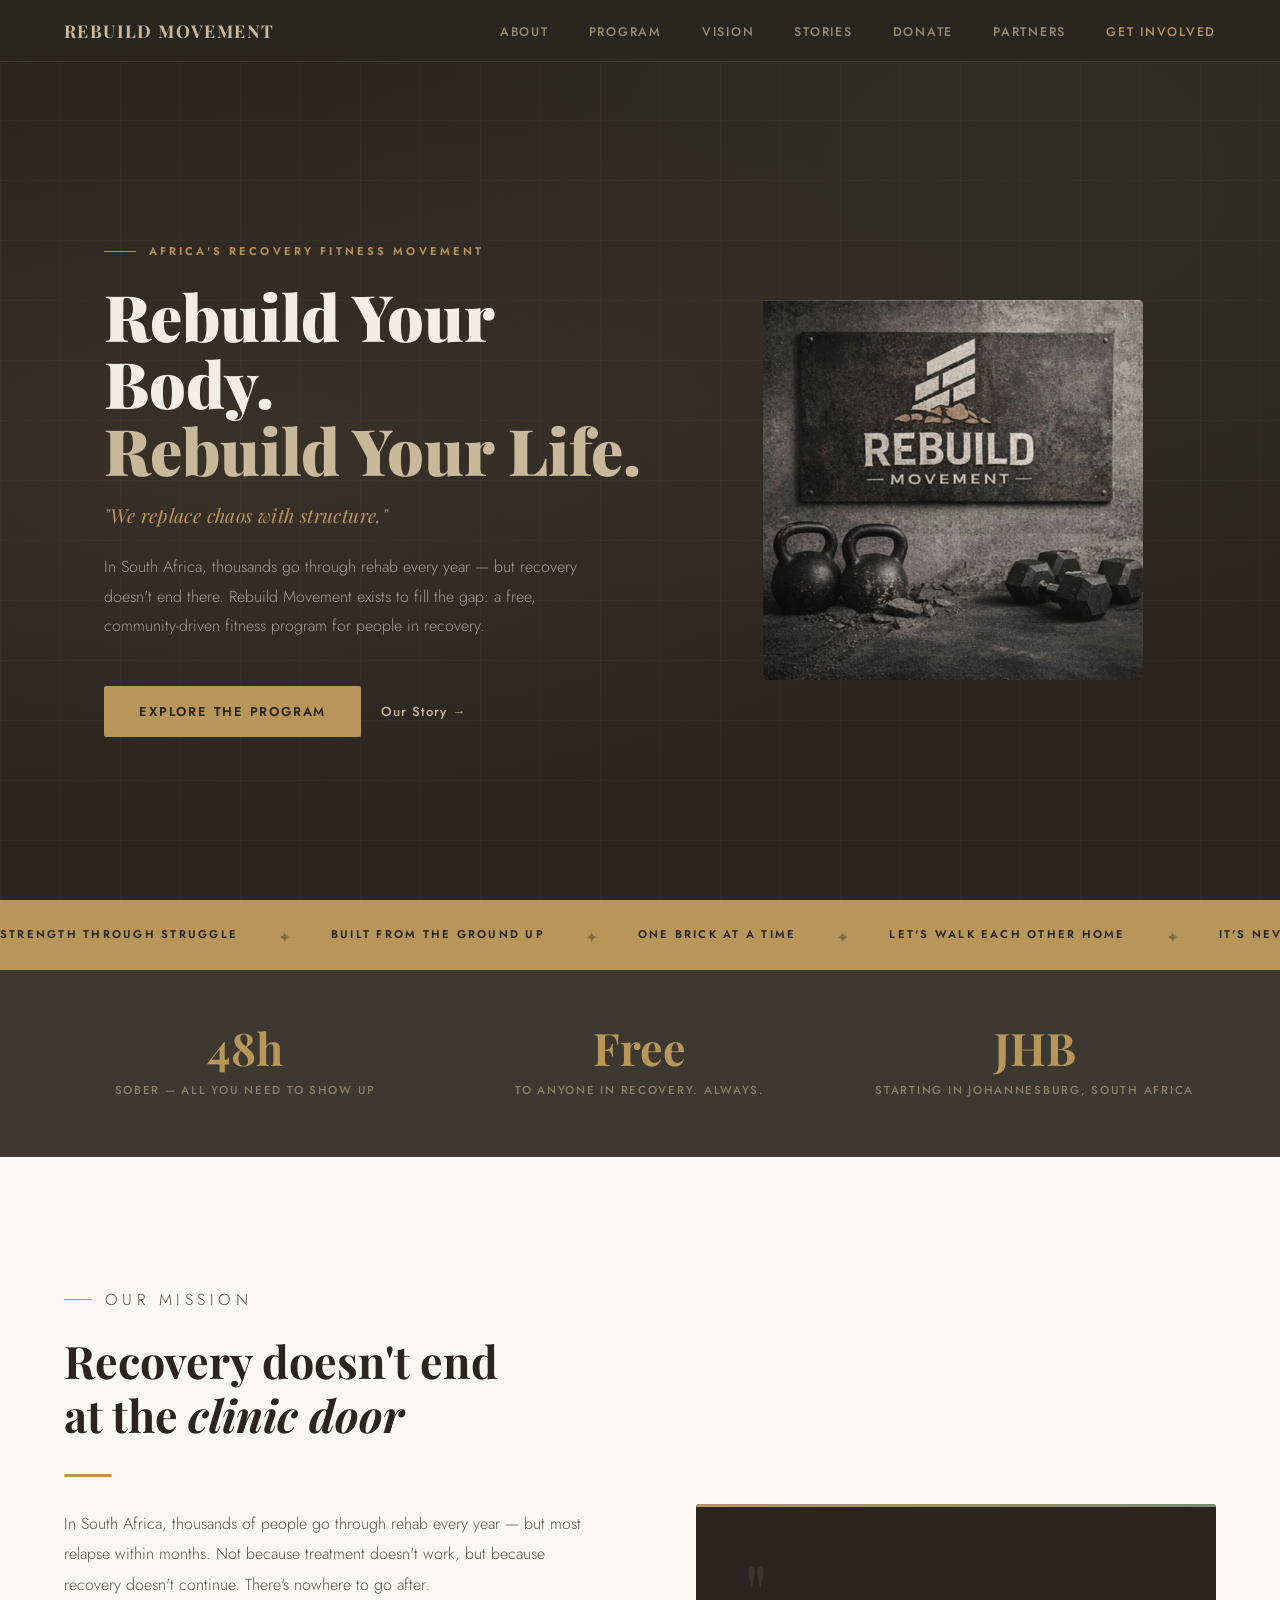
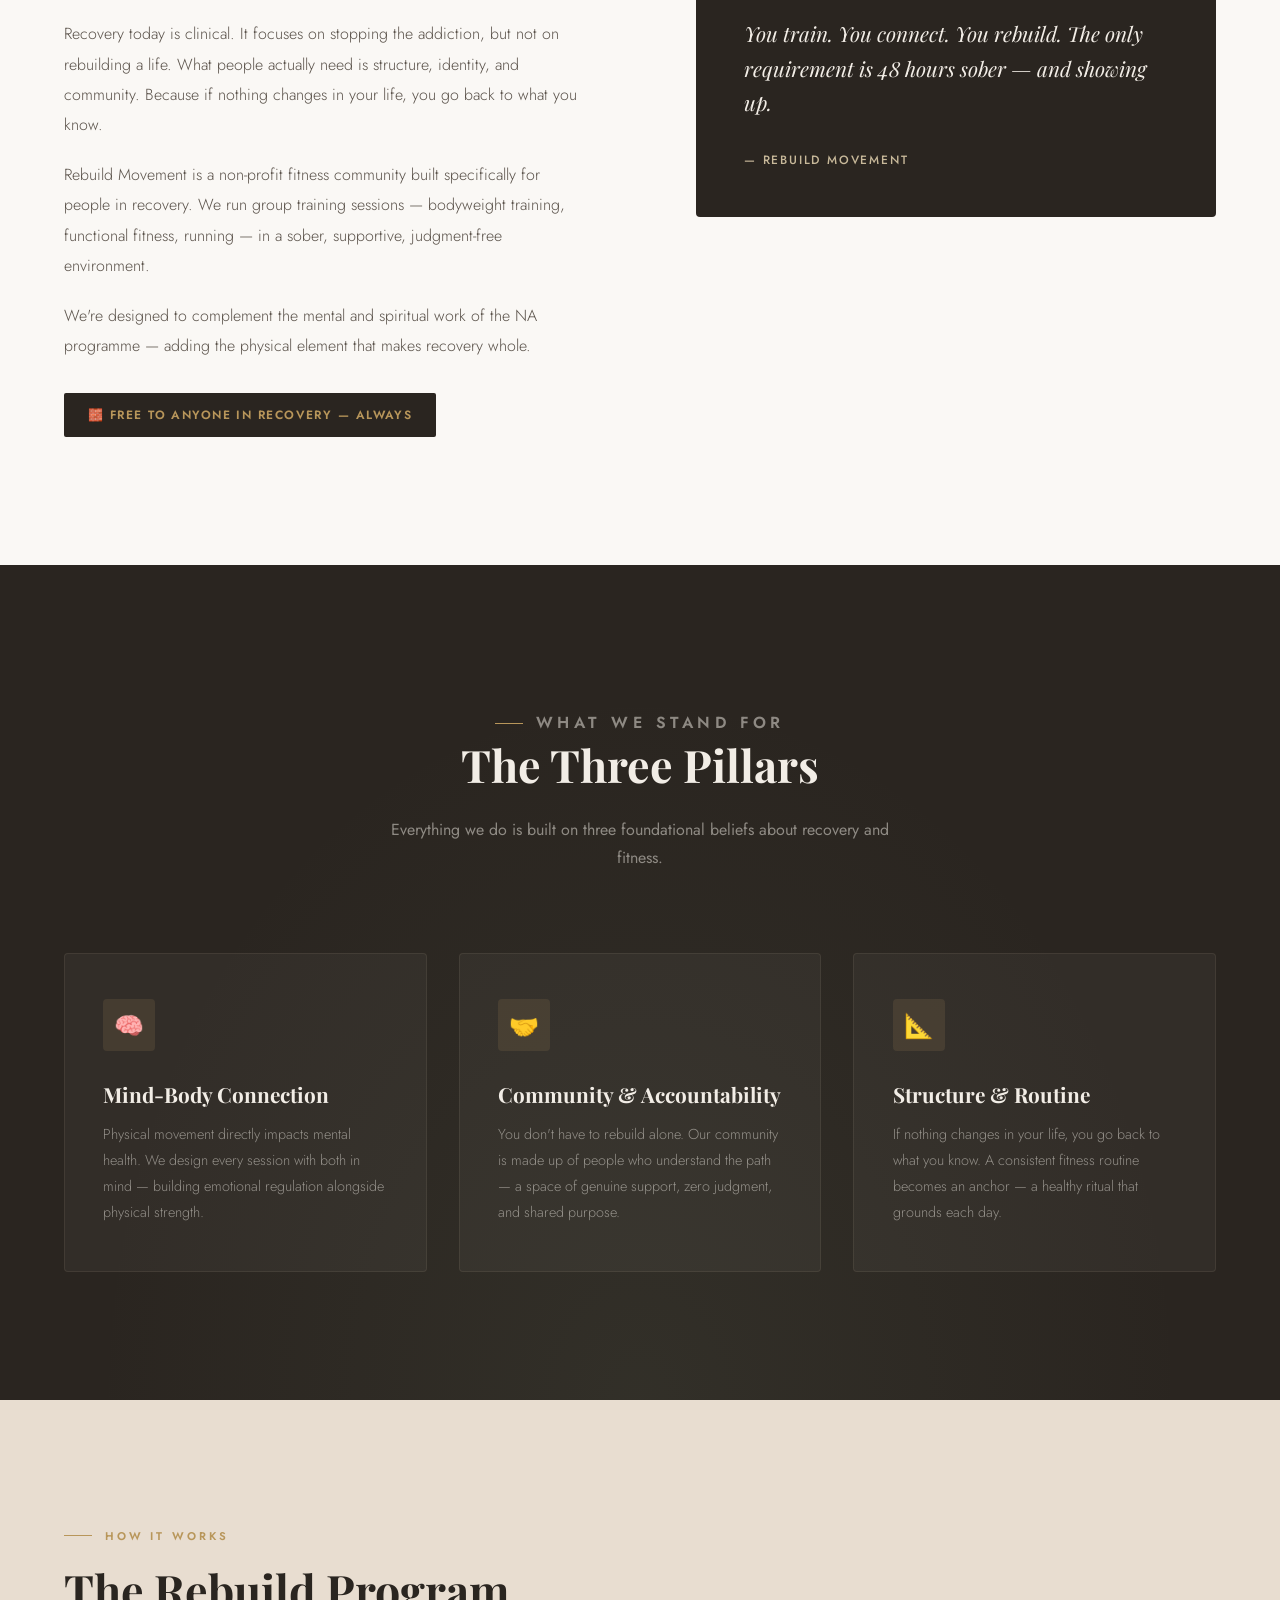
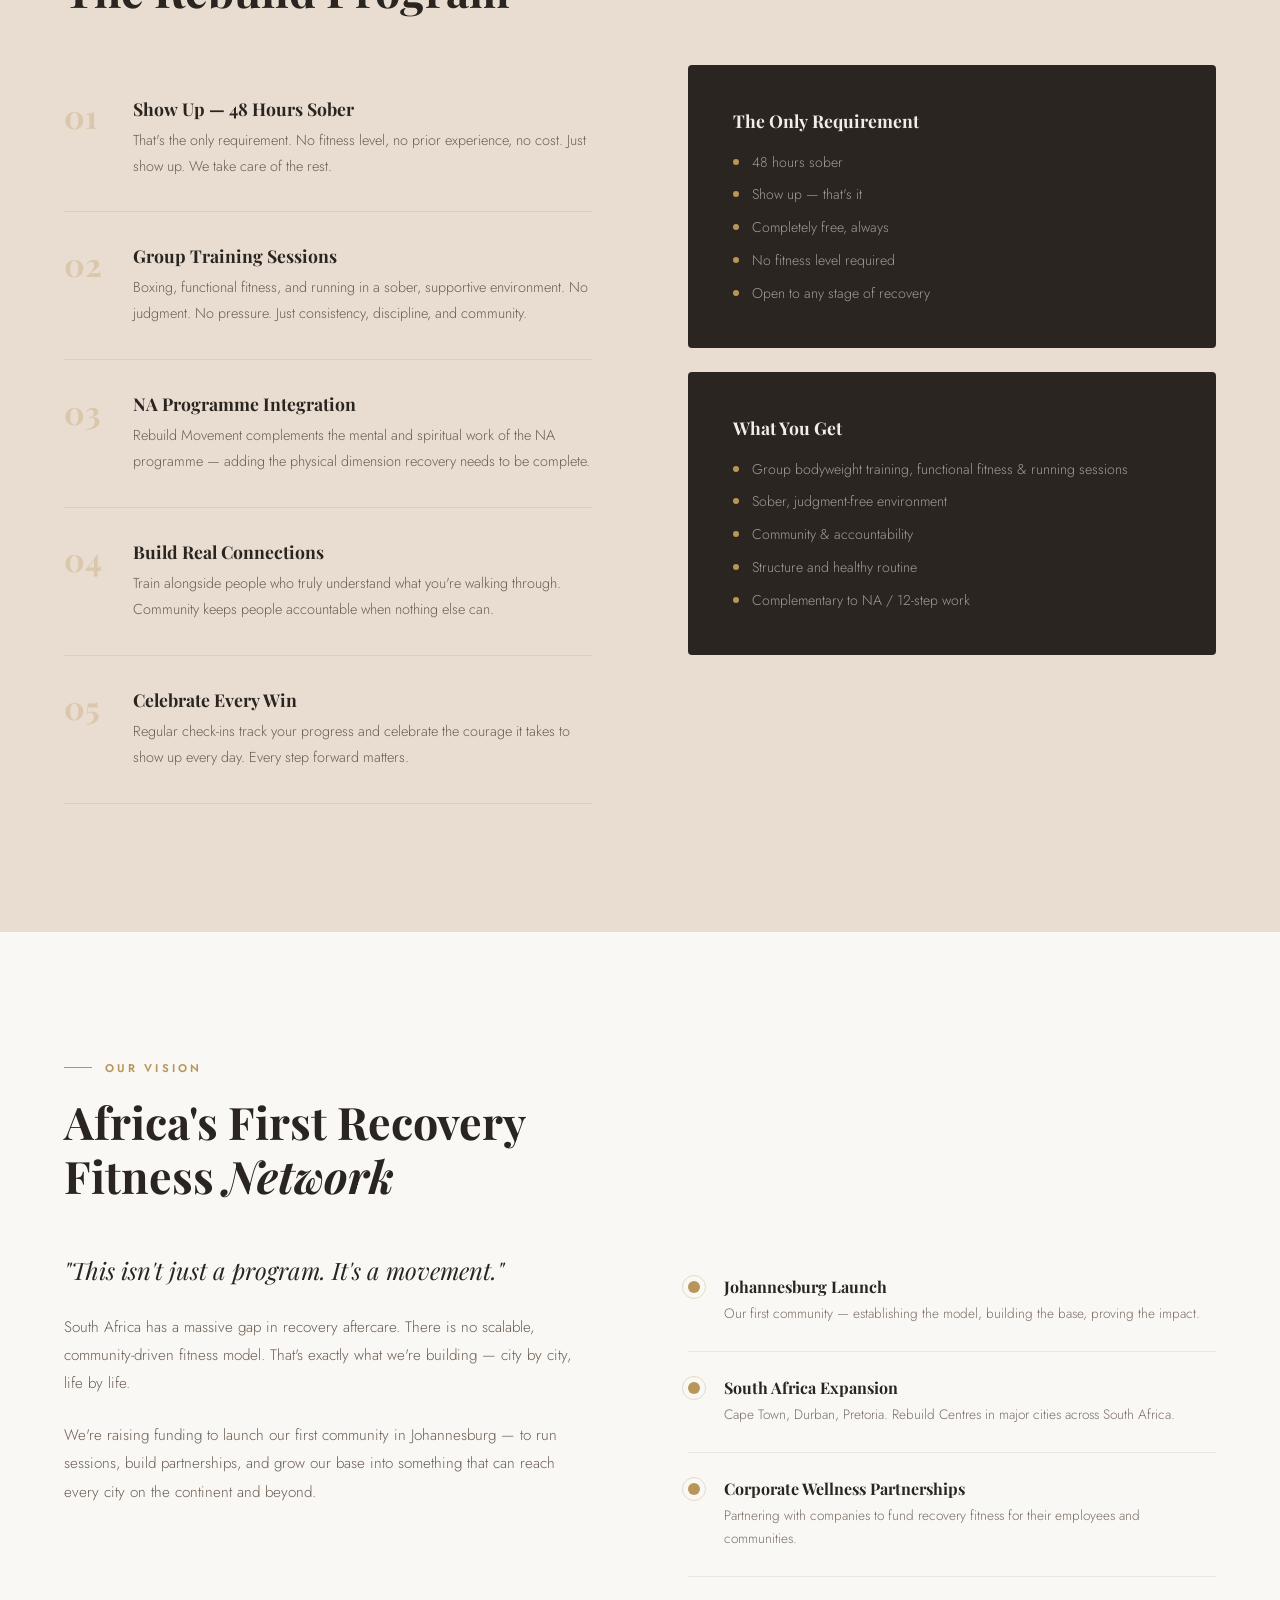
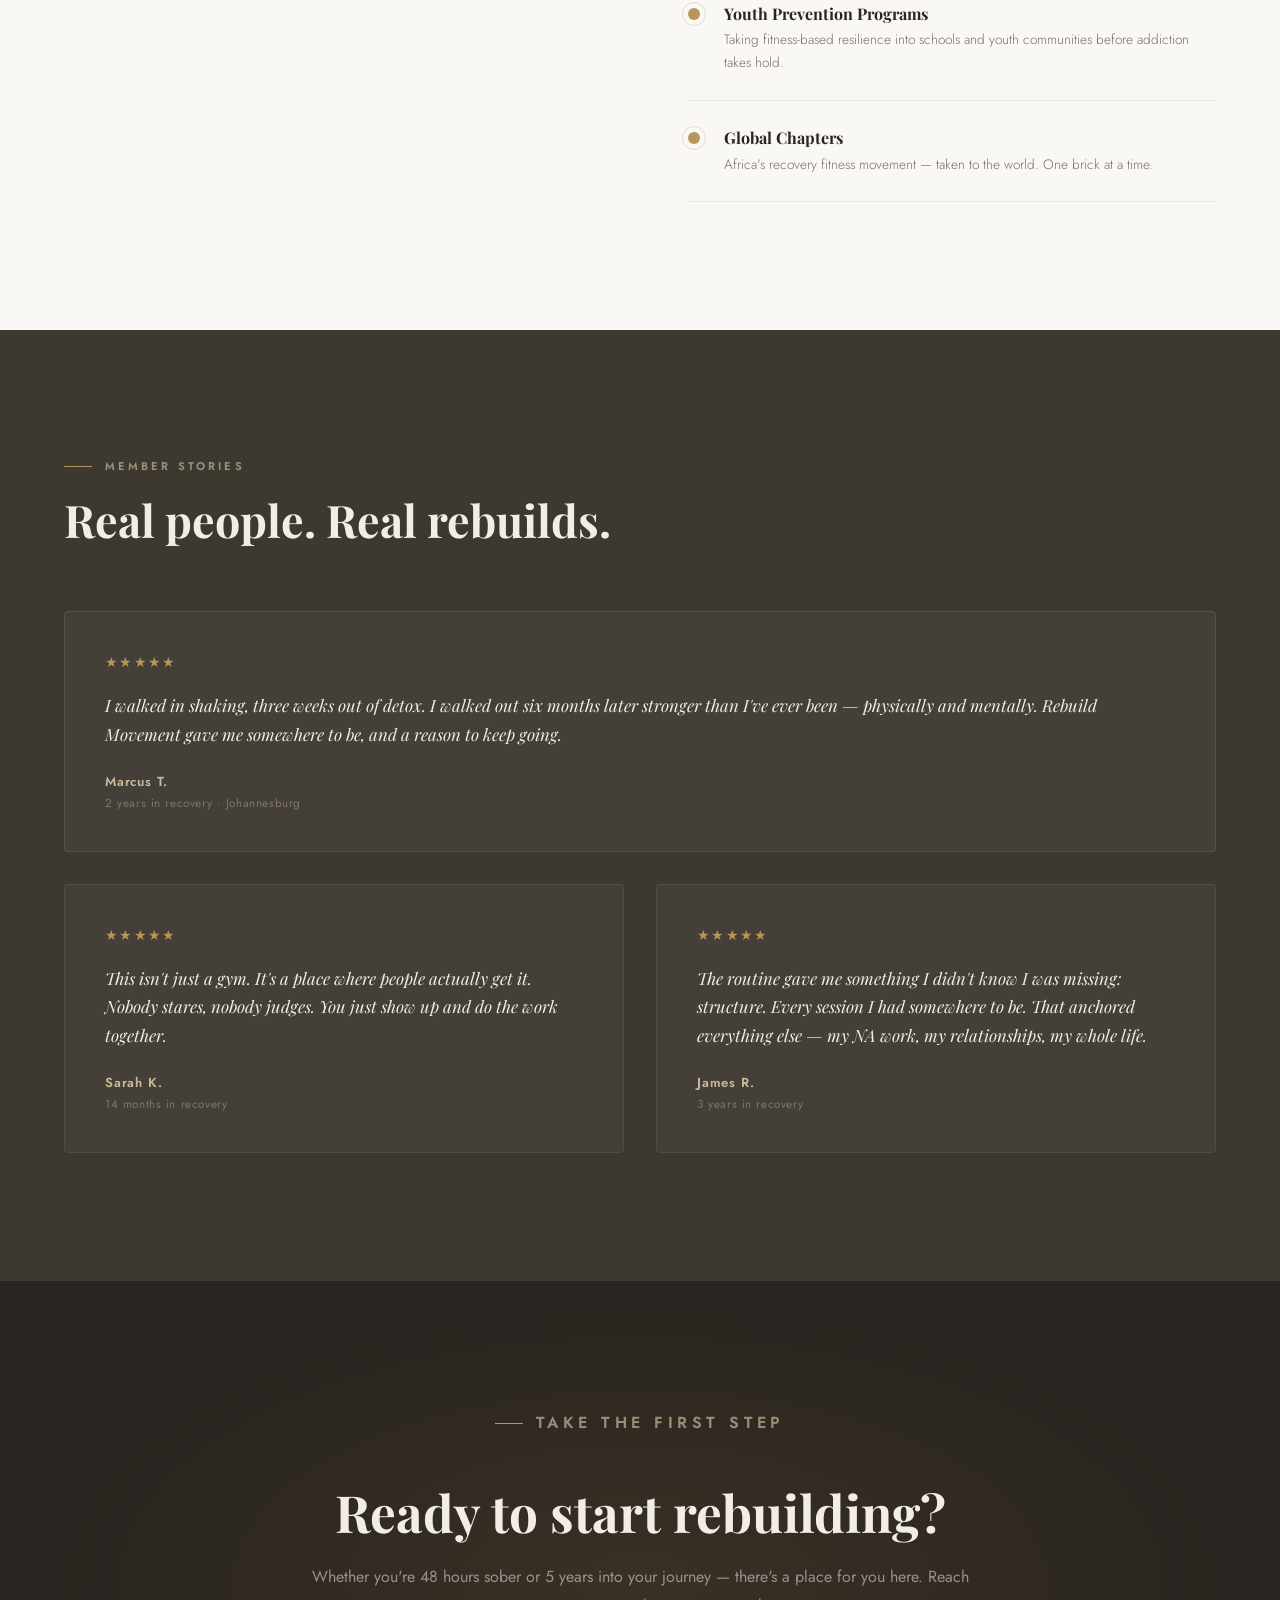
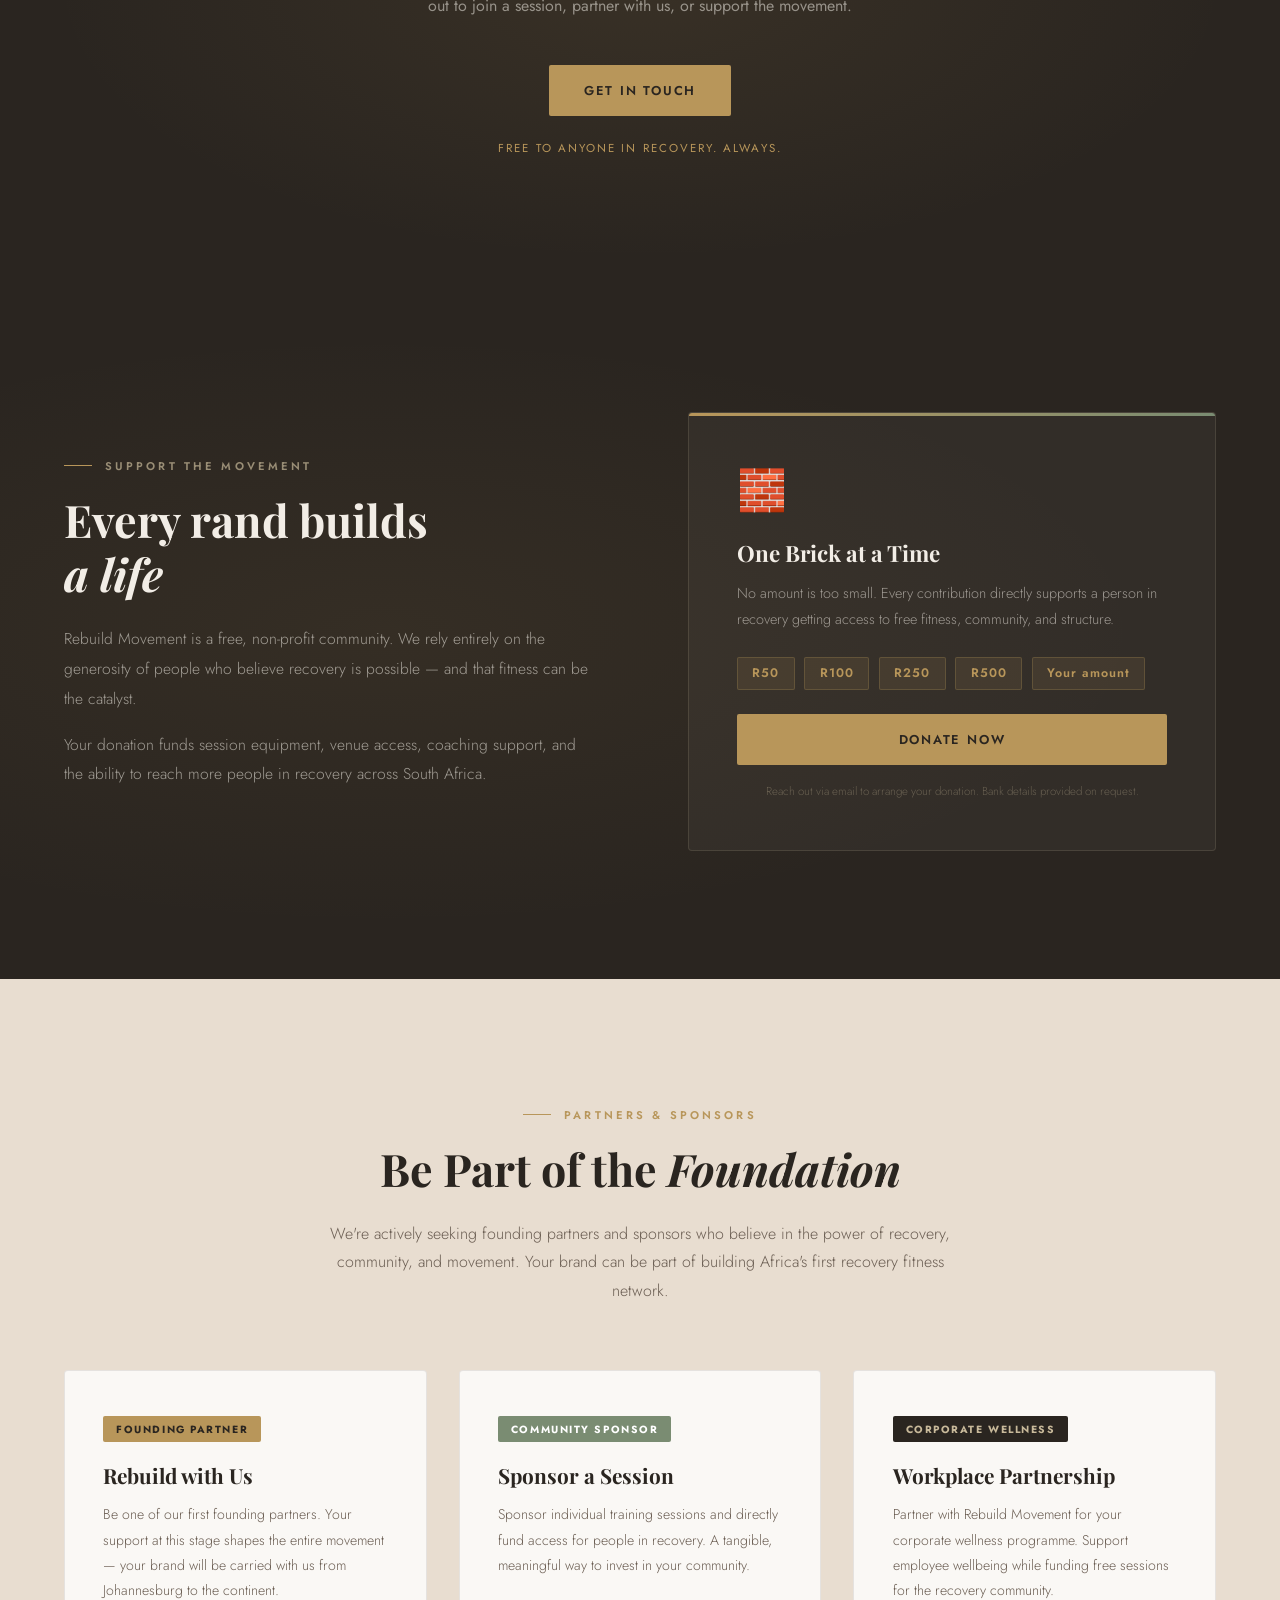
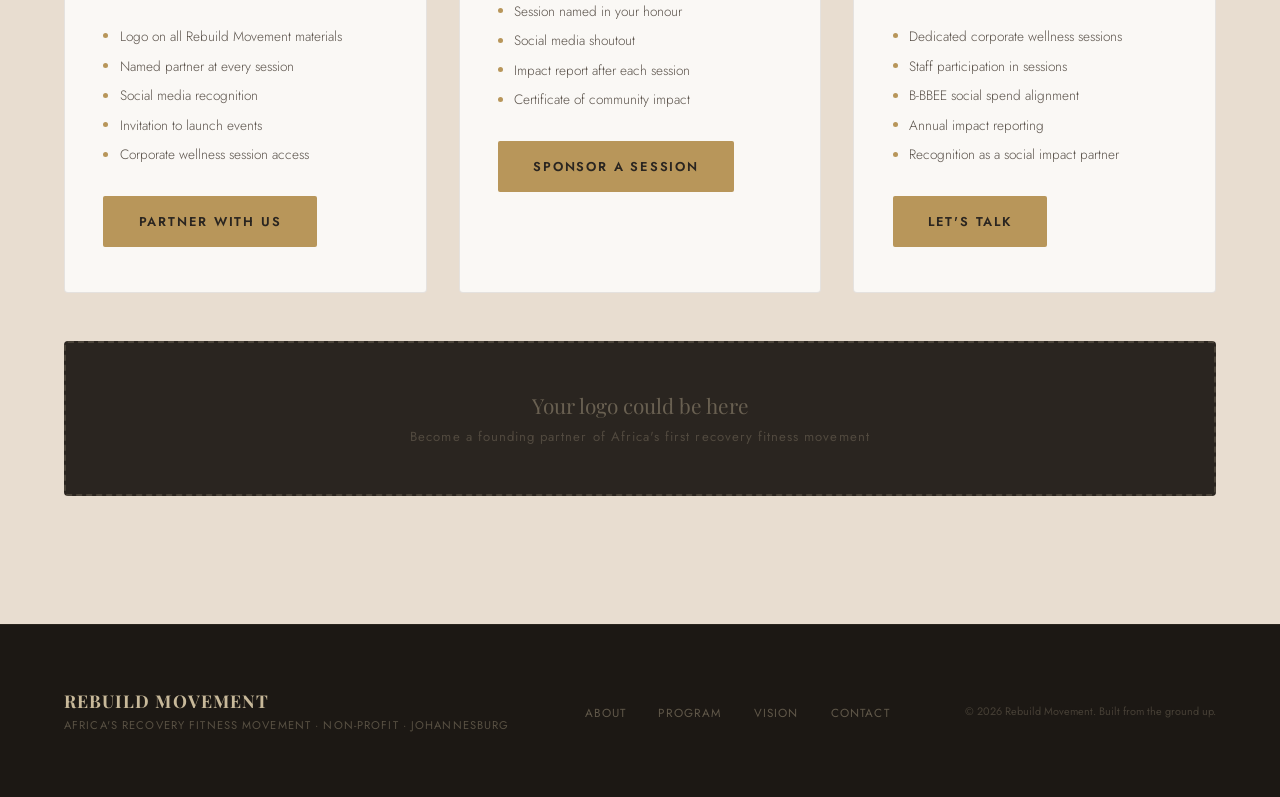
<file: index (4).html>
<!DOCTYPE html>
<html lang="en">
<head>
<meta charset="UTF-8">
<meta name="viewport" content="width=device-width, initial-scale=1.0">
<title>Rebuild Movement</title>
<link rel="preconnect" href="https://fonts.googleapis.com">
<link rel="preconnect" href="https://fonts.gstatic.com" crossorigin>
<link href="https://fonts.googleapis.com/css2?family=Playfair+Display:ital,wght@0,400;0,700;0,900;1,400;1,700&family=Jost:wght@300;400;500;600&display=swap" rel="stylesheet">
<style>
  :root {
    --stone: #2a2520;
    --ash: #3d3830;
    --sand: #c8b99a;
    --cream: #f2ede6;
    --warm-white: #faf8f5;
    --sage: #7a8c72;
    --accent: #b8965a;
    --light-sand: #e8ddd0;
  }

  * { margin: 0; padding: 0; box-sizing: border-box; }
  html { scroll-behavior: smooth; }

  body {
    font-family: 'Jost', 'Segoe UI', Arial, sans-serif;
    background: var(--warm-white);
    color: var(--stone);
    overflow-x: hidden;
  }

  nav {
    position: fixed;
    top: 0; left: 0; right: 0;
    z-index: 100;
    display: flex;
    justify-content: space-between;
    align-items: center;
    padding: 1.2rem 4rem;
    background: rgba(42, 37, 32, 0.95);
    backdrop-filter: blur(12px);
    border-bottom: 1px solid rgba(200, 185, 154, 0.15);
  }

  .nav-logo {
    font-family: 'Playfair Display', Georgia, 'Times New Roman', serif;
    font-size: 1.1rem;
    font-weight: 700;
    color: var(--sand);
    letter-spacing: 0.08em;
    text-decoration: none;
    text-transform: uppercase;
  }

  .nav-links {
    display: flex;
    gap: 2.5rem;
    list-style: none;
  }

  .nav-links a {
    color: rgba(200, 185, 154, 0.7);
    text-decoration: none;
    font-size: 0.78rem;
    font-weight: 500;
    letter-spacing: 0.14em;
    text-transform: uppercase;
    transition: color 0.3s;
  }

  .nav-links a:hover { color: var(--sand); }

  .nav-cta {
    color: var(--accent) !important;
    border: none !important;
    padding: 0.5rem 0 !important;
    white-space: nowrap;
    transition: opacity 0.3s !important;
  }

  .nav-cta:hover {
    opacity: 0.7;
    background: none !important;
    color: var(--accent) !important;
  }

  .hero {
    min-height: 100vh;
    background: var(--stone);
    position: relative;
    display: flex;
    align-items: center;
    overflow: hidden;
  }

  .hero-texture {
    position: absolute;
    inset: 0;
    background-image:
      radial-gradient(ellipse at 20% 50%, rgba(156,122,90,0.14) 0%, transparent 60%),
      radial-gradient(ellipse at 80% 20%, rgba(122,140,114,0.08) 0%, transparent 50%);
  }

  .hero-grid {
    position: absolute;
    inset: 0;
    background-image:
      linear-gradient(rgba(200,185,154,0.03) 1px, transparent 1px),
      linear-gradient(90deg, rgba(200,185,154,0.03) 1px, transparent 1px);
    background-size: 60px 60px;
  }

  .hero-content {
    position: relative;
    z-index: 2;
    max-width: 1200px;
    margin: 0 auto;
    padding: 0 4rem;
    padding-top: 80px;
    display: grid;
    grid-template-columns: 1.1fr 0.9fr;
    gap: 5rem;
    align-items: center;
    width: 100%;
  }

  .hero-eyebrow {
    font-size: 0.7rem;
    font-weight: 600;
    letter-spacing: 0.28em;
    text-transform: uppercase;
    color: var(--accent);
    margin-bottom: 1.4rem;
    display: flex;
    align-items: center;
    gap: 0.8rem;
  }

  .hero-eyebrow::before {
    content: '';
    display: block;
    width: 32px;
    height: 1px;
    background: var(--accent);
    flex-shrink: 0;
  }

  h1 {
    font-family: 'Playfair Display', Georgia, 'Times New Roman', serif;
    font-size: clamp(2.8rem, 5vw, 4.8rem);
    font-weight: 900;
    line-height: 1.05;
    color: var(--cream);
    margin-bottom: 1.2rem;
  }

  h1 em {
    font-style: normal;
    color: var(--sand);
  }

  .hero-tagline {
    font-family: 'Playfair Display', Georgia, 'Times New Roman', serif;
    font-size: 1.2rem;
    font-style: italic;
    color: var(--accent);
    margin-bottom: 1.5rem;
    letter-spacing: 0.02em;
  }

  .hero-sub {
    font-size: 1rem;
    line-height: 1.85;
    color: rgba(242,237,230,0.58);
    font-weight: 300;
    max-width: 480px;
    margin-bottom: 2.8rem;
  }

  .hero-actions {
    display: flex;
    gap: 1.2rem;
    align-items: center;
    flex-wrap: wrap;
  }

  .btn-primary {
    background: var(--accent);
    color: var(--stone);
    padding: 1rem 2.2rem;
    border: none;
    border-radius: 2px;
    font-family: 'Jost', 'Segoe UI', Arial, sans-serif;
    font-size: 0.8rem;
    font-weight: 600;
    letter-spacing: 0.14em;
    text-transform: uppercase;
    cursor: pointer;
    text-decoration: none;
    transition: all 0.3s;
    display: inline-block;
  }

  .btn-primary:hover {
    background: var(--sand);
    transform: translateY(-2px);
    box-shadow: 0 8px 30px rgba(184,150,90,0.3);
  }

  .btn-ghost {
    color: var(--sand);
    font-size: 0.82rem;
    font-weight: 500;
    letter-spacing: 0.08em;
    text-decoration: none;
    display: flex;
    align-items: center;
    gap: 0.5rem;
    transition: gap 0.3s;
  }

  .btn-ghost:hover { gap: 0.9rem; }

  .hero-right {
    display: flex;
    justify-content: center;
    align-items: center;
  }

  .logo-display {
    width: 380px;
    height: 380px;
    border-radius: 4px;
    display: flex;
    align-items: center;
    justify-content: center;
    position: relative;
    overflow: hidden;
  }

  .logo-display img {
    width: 100%;
    height: 100%;
    object-fit: cover;
    border-radius: 4px;
  }

  .manifesto-bar {
    background: var(--accent);
    padding: 1.3rem 0;
    overflow: hidden;
    white-space: nowrap;
  }

  .manifesto-track {
    display: inline-flex;
    gap: 2.5rem;
    animation: scroll 35s linear infinite;
  }

  .manifesto-item {
    font-size: 0.7rem;
    font-weight: 600;
    letter-spacing: 0.2em;
    text-transform: uppercase;
    color: var(--stone);
    flex-shrink: 0;
  }

  .manifesto-sep {
    color: rgba(42,37,32,0.4);
    flex-shrink: 0;
  }

  @keyframes scroll {
    0% { transform: translateX(0); }
    100% { transform: translateX(-50%); }
  }

  .stats-bar {
    background: var(--ash);
    border-bottom: 1px solid rgba(200,185,154,0.08);
    padding: 2.5rem 4rem;
  }

  .stats-inner {
    max-width: 1200px;
    margin: 0 auto;
    display: grid;
    grid-template-columns: repeat(3, 1fr);
    gap: 2rem;
    text-align: center;
  }

  .stat-item { padding: 1rem; }

  .stat-num {
    font-family: 'Playfair Display', Georgia, 'Times New Roman', serif;
    font-size: 2.8rem;
    font-weight: 700;
    color: var(--accent);
    line-height: 1;
    display: block;
    margin-bottom: 0.4rem;
  }

  .stat-label {
    font-size: 0.72rem;
    letter-spacing: 0.15em;
    text-transform: uppercase;
    color: rgba(200,185,154,0.55);
    font-weight: 500;
  }

  .section-inner { max-width: 1200px; margin: 0 auto; }

  .section-label {
    font-size: 0.7rem;
    font-weight: 600;
    letter-spacing: 0.28em;
    text-transform: uppercase;
    color: var(--accent);
    margin-bottom: 1.2rem;
    display: flex;
    align-items: center;
    gap: 0.8rem;
  }

  .section-label::before {
    content: '';
    display: block;
    width: 28px;
    height: 1px;
    background: var(--accent);
    flex-shrink: 0;
  }

  h2 {
    font-family: 'Playfair Display', Georgia, 'Times New Roman', serif;
    font-size: clamp(2rem, 3.5vw, 3rem);
    font-weight: 700;
    line-height: 1.2;
    color: var(--stone);
    margin-bottom: 1.5rem;
  }

  .divider {
    width: 48px;
    height: 3px;
    background: var(--accent);
    margin: 2rem 0;
    border-radius: 2px;
  }

  .about {
    padding: 8rem 4rem;
    background: var(--warm-white);
  }

  .about-grid {
    display: grid;
    grid-template-columns: 1fr 1fr;
    gap: 7rem;
    align-items: center;
  }

  .about-text p {
    font-size: 1rem;
    line-height: 1.9;
    color: #5a524a;
    font-weight: 300;
    margin-bottom: 1.2rem;
  }

  .free-badge {
    display: inline-flex;
    align-items: center;
    gap: 0.7rem;
    background: var(--stone);
    color: var(--accent);
    padding: 0.8rem 1.5rem;
    border-radius: 2px;
    font-size: 0.75rem;
    font-weight: 600;
    letter-spacing: 0.12em;
    text-transform: uppercase;
    margin-top: 0.8rem;
  }

  .about-card {
    background: var(--stone);
    border-radius: 4px;
    padding: 3rem;
    position: relative;
    overflow: hidden;
  }

  .about-card::before {
    content: '';
    position: absolute;
    top: 0; left: 0; right: 0;
    height: 3px;
    background: linear-gradient(90deg, var(--accent), var(--sage));
  }

  .quote-mark {
    font-family: 'Playfair Display', Georgia, 'Times New Roman', serif;
    font-size: 5rem;
    color: rgba(184,150,90,0.15);
    line-height: 1;
    margin-bottom: -1rem;
    display: block;
  }

  .quote-text {
    font-family: 'Playfair Display', Georgia, 'Times New Roman', serif;
    font-size: 1.3rem;
    line-height: 1.65;
    color: var(--cream);
    font-style: italic;
    margin-bottom: 2rem;
  }

  .quote-attr {
    font-size: 0.75rem;
    letter-spacing: 0.15em;
    text-transform: uppercase;
    color: var(--sand);
    font-weight: 500;
  }

  .pillars {
    padding: 8rem 4rem;
    background: var(--stone);
    position: relative;
    overflow: hidden;
  }

  .pillars::before {
    content: '';
    position: absolute;
    inset: 0;
    background: radial-gradient(ellipse at 50% 100%, rgba(122,140,114,0.1) 0%, transparent 60%);
  }

  .pillars-header {
    text-align: center;
    margin-bottom: 5rem;
    position: relative;
    z-index: 1;
  }

  .pillars-header h2 { color: var(--cream); }

  .pillars-header p {
    font-size: 1rem;
    line-height: 1.8;
    color: rgba(242,237,230,0.5);
    max-width: 500px;
    margin: 1rem auto 0;
  }

  .pillars-grid {
    display: grid;
    grid-template-columns: repeat(3, 1fr);
    gap: 2rem;
    position: relative;
    z-index: 1;
    max-width: 1200px;
    margin: 0 auto;
  }

  .pillar-card {
    background: rgba(255,255,255,0.04);
    border: 1px solid rgba(200,185,154,0.1);
    border-radius: 4px;
    padding: 2.8rem 2.4rem;
    transition: all 0.4s;
    position: relative;
    overflow: hidden;
  }

  .pillar-card::after {
    content: '';
    position: absolute;
    bottom: 0; left: 0; right: 0;
    height: 2px;
    background: linear-gradient(90deg, var(--accent), transparent);
    transform: scaleX(0);
    transform-origin: left;
    transition: transform 0.4s;
  }

  .pillar-card:hover {
    background: rgba(255,255,255,0.07);
    border-color: rgba(200,185,154,0.25);
    transform: translateY(-4px);
  }

  .pillar-card:hover::after { transform: scaleX(1); }

  .pillar-icon {
    width: 52px;
    height: 52px;
    background: rgba(184,150,90,0.14);
    border-radius: 4px;
    display: flex;
    align-items: center;
    justify-content: center;
    font-size: 1.5rem;
    margin-bottom: 1.8rem;
  }

  .pillar-card h3 {
    font-family: 'Playfair Display', Georgia, 'Times New Roman', serif;
    font-size: 1.3rem;
    font-weight: 700;
    color: var(--cream);
    margin-bottom: 0.9rem;
  }

  .pillar-card p {
    font-size: 0.9rem;
    line-height: 1.8;
    color: rgba(242,237,230,0.5);
    font-weight: 300;
  }

  .program {
    padding: 8rem 4rem;
    background: var(--light-sand);
  }

  .program-grid {
    display: grid;
    grid-template-columns: 1fr 1fr;
    gap: 6rem;
    align-items: start;
    max-width: 1200px;
    margin: 3rem auto 0;
  }

  .step {
    display: flex;
    gap: 1.8rem;
    padding: 2rem 0;
    border-bottom: 1px solid rgba(42,37,32,0.08);
    transition: padding-left 0.3s;
  }

  .step:hover { padding-left: 0.5rem; }

  .step-num {
    font-family: 'Playfair Display', Georgia, 'Times New Roman', serif;
    font-size: 2rem;
    font-weight: 700;
    color: rgba(184,150,90,0.3);
    min-width: 2.5rem;
    line-height: 1;
    padding-top: 0.2rem;
  }

  .step-content h3 {
    font-family: 'Playfair Display', Georgia, 'Times New Roman', serif;
    font-size: 1.1rem;
    font-weight: 700;
    color: var(--stone);
    margin-bottom: 0.5rem;
  }

  .step-content p {
    font-size: 0.9rem;
    line-height: 1.8;
    color: #6b5e53;
    font-weight: 300;
  }

  .program-info { position: sticky; top: 120px; }

  .info-card {
    background: var(--stone);
    border-radius: 4px;
    padding: 2.8rem;
    margin-bottom: 1.5rem;
  }

  .info-card h3 {
    font-family: 'Playfair Display', Georgia, 'Times New Roman', serif;
    font-size: 1.1rem;
    color: var(--cream);
    margin-bottom: 1.2rem;
  }

  .info-list {
    list-style: none;
    display: flex;
    flex-direction: column;
    gap: 0.8rem;
  }

  .info-list li {
    font-size: 0.88rem;
    color: rgba(242,237,230,0.6);
    display: flex;
    align-items: center;
    gap: 0.8rem;
    font-weight: 300;
  }

  .info-list li::before {
    content: '';
    width: 6px;
    height: 6px;
    border-radius: 50%;
    background: var(--accent);
    flex-shrink: 0;
  }

  .vision {
    padding: 8rem 4rem;
    background: var(--warm-white);
  }

  .vision-grid {
    display: grid;
    grid-template-columns: 1fr 1fr;
    gap: 6rem;
    align-items: start;
    max-width: 1200px;
    margin: 3rem auto 0;
  }

  .vision-statement {
    font-family: 'Playfair Display', Georgia, 'Times New Roman', serif;
    font-size: 1.5rem;
    font-style: italic;
    line-height: 1.6;
    color: var(--stone);
    margin-bottom: 1.5rem;
  }

  .vision-sub {
    font-size: 0.95rem;
    line-height: 1.85;
    color: #6b5e53;
    font-weight: 300;
    margin-bottom: 1.5rem;
  }

  .roadmap { display: flex; flex-direction: column; gap: 0; }

  .roadmap-item {
    display: flex;
    align-items: flex-start;
    gap: 1.5rem;
    padding: 1.6rem 0;
    border-bottom: 1px solid rgba(42,37,32,0.08);
  }

  .roadmap-dot {
    width: 12px;
    height: 12px;
    border-radius: 50%;
    background: var(--accent);
    flex-shrink: 0;
    margin-top: 5px;
    position: relative;
  }

  .roadmap-dot::after {
    content: '';
    position: absolute;
    top: 50%;
    left: 50%;
    transform: translate(-50%, -50%);
    width: 22px;
    height: 22px;
    border-radius: 50%;
    border: 1px solid rgba(184,150,90,0.3);
  }

  .roadmap-content h4 {
    font-family: 'Playfair Display', Georgia, 'Times New Roman', serif;
    font-size: 1rem;
    font-weight: 700;
    color: var(--stone);
    margin-bottom: 0.3rem;
  }

  .roadmap-content p {
    font-size: 0.85rem;
    line-height: 1.7;
    color: #7a6e65;
    font-weight: 300;
  }

  .testimonials {
    padding: 8rem 4rem;
    background: var(--ash);
  }

  .testimonials-header {
    max-width: 1200px;
    margin: 0 auto 4rem;
  }

  .testimonials-header h2 { color: var(--cream); }

  .testimonials-grid {
    display: grid;
    grid-template-columns: repeat(2, 1fr);
    gap: 2rem;
    max-width: 1200px;
    margin: 0 auto;
  }

  .testimonial-card {
    background: rgba(255,255,255,0.04);
    border: 1px solid rgba(200,185,154,0.1);
    border-radius: 4px;
    padding: 2.5rem;
    transition: all 0.3s;
  }

  .testimonial-card:hover {
    border-color: rgba(200,185,154,0.25);
    transform: translateY(-2px);
  }

  .testimonial-card:first-child {
    grid-column: 1 / -1;
    border-color: rgba(184,150,90,0.2);
  }

  .t-stars {
    color: var(--accent);
    font-size: 0.85rem;
    letter-spacing: 0.1em;
    margin-bottom: 1.2rem;
  }

  .t-text {
    font-family: 'Playfair Display', Georgia, 'Times New Roman', serif;
    font-size: 1.05rem;
    line-height: 1.7;
    color: var(--cream);
    font-style: italic;
    margin-bottom: 1.5rem;
  }

  .t-name {
    font-size: 0.82rem;
    font-weight: 600;
    color: var(--sand);
    letter-spacing: 0.06em;
  }

  .t-meta {
    font-size: 0.73rem;
    color: rgba(200,185,154,0.45);
    margin-top: 0.2rem;
    letter-spacing: 0.05em;
  }

  .cta-section {
    padding: 8rem 4rem;
    background: var(--stone);
    text-align: center;
    position: relative;
    overflow: hidden;
  }

  .cta-section::before {
    content: '';
    position: absolute;
    inset: 0;
    background: radial-gradient(ellipse at center, rgba(184,150,90,0.1) 0%, transparent 65%);
  }

  .cta-inner {
    position: relative;
    z-index: 1;
    max-width: 680px;
    margin: 0 auto;
  }

  .cta-section h2 {
    color: var(--cream);
    font-size: clamp(1.8rem, 4vw, 3.2rem);
    margin-bottom: 1.2rem;
  }

  .cta-section p {
    font-size: 1rem;
    line-height: 1.8;
    color: rgba(242,237,230,0.52);
    margin-bottom: 2.8rem;
  }

  .cta-qualifier {
    font-size: 0.72rem;
    letter-spacing: 0.18em;
    text-transform: uppercase;
    color: var(--accent);
    margin-top: 1.5rem;
    display: block;
  }

  footer {
    background: rgba(28,24,20,1);
    padding: 4rem;
    border-top: 1px solid rgba(200,185,154,0.08);
  }

  .footer-inner {
    max-width: 1200px;
    margin: 0 auto;
    display: flex;
    justify-content: space-between;
    align-items: center;
  }

  .footer-brand {
    font-family: 'Playfair Display', Georgia, 'Times New Roman', serif;
    font-size: 1.1rem;
    font-weight: 700;
    color: var(--sand);
    letter-spacing: 0.06em;
  }

  .footer-tagline {
    font-size: 0.7rem;
    color: rgba(200,185,154,0.35);
    margin-top: 0.3rem;
    letter-spacing: 0.1em;
    text-transform: uppercase;
  }

  .footer-links {
    display: flex;
    gap: 2rem;
    list-style: none;
  }

  .footer-links a {
    font-size: 0.73rem;
    color: rgba(200,185,154,0.4);
    text-decoration: none;
    letter-spacing: 0.1em;
    text-transform: uppercase;
    transition: color 0.3s;
  }

  .footer-links a:hover { color: var(--sand); }

  .footer-copy {
    font-size: 0.68rem;
    color: rgba(200,185,154,0.25);
  }

  @keyframes fadeUp {
    from { opacity: 0; transform: translateY(28px); }
    to { opacity: 1; transform: translateY(0); }
  }

  .hero-eyebrow { animation: fadeUp 0.8s ease forwards; }
  h1 { animation: fadeUp 0.8s 0.12s ease both; }
  .hero-tagline { animation: fadeUp 0.8s 0.22s ease both; }
  .hero-sub { animation: fadeUp 0.8s 0.32s ease both; }
  .hero-actions { animation: fadeUp 0.8s 0.44s ease both; }
  .logo-display { animation: fadeUp 0.9s 0.28s ease both; }

  .reveal {
    opacity: 0;
    transform: translateY(22px);
    transition: opacity 0.7s ease, transform 0.7s ease;
  }
  .reveal.visible {
    opacity: 1;
    transform: translateY(0);
  }

  @media (max-width: 900px) {
    nav { padding: 1rem 1.5rem; }
    .nav-links { display: none; }
    .hero-content, .about-grid, .program-grid, .pillars-grid, .testimonials-grid, .vision-grid {
      grid-template-columns: 1fr;
    }
    .hero-content { gap: 3rem; padding: 6rem 1.5rem 4rem; }
    .about, .pillars, .program, .testimonials, .cta-section, .vision, footer {
      padding: 5rem 1.5rem;
    }
    .stats-bar { padding: 2rem 1.5rem; }
    .stats-inner { grid-template-columns: 1fr; gap: 1.5rem; }
    .footer-inner { flex-direction: column; gap: 1.5rem; text-align: center; }
    .testimonial-card:first-child { grid-column: 1; }
    .program-info { position: static; }
    .logo-display { width: 280px; height: 280px; }
  }

  /* DONATE */
  .donate-section {
    padding: 8rem 4rem;
    background: var(--stone);
    position: relative;
    overflow: hidden;
  }

  .donate-section::before {
    content: '';
    position: absolute;
    inset: 0;
    background: radial-gradient(ellipse at 30% 50%, rgba(184,150,90,0.08) 0%, transparent 60%);
  }

  .donate-grid {
    display: grid;
    grid-template-columns: 1fr 1fr;
    gap: 6rem;
    align-items: center;
    max-width: 1200px;
    margin: 0 auto;
    position: relative;
    z-index: 1;
  }

  .donate-text {
    font-size: 0.98rem;
    line-height: 1.9;
    color: rgba(242,237,230,0.58);
    font-weight: 300;
    margin-bottom: 1rem;
  }

  .donate-card {
    background: rgba(255,255,255,0.04);
    border: 1px solid rgba(200,185,154,0.15);
    border-radius: 4px;
    padding: 3rem;
    position: relative;
    overflow: hidden;
  }

  .donate-card::before {
    content: '';
    position: absolute;
    top: 0; left: 0; right: 0;
    height: 3px;
    background: linear-gradient(90deg, var(--accent), var(--sage));
  }

  .donate-card-icon {
    font-size: 2.5rem;
    margin-bottom: 1.2rem;
  }

  .donate-card h3 {
    font-family: 'Playfair Display', Georgia, serif;
    font-size: 1.4rem;
    color: var(--cream);
    margin-bottom: 0.8rem;
  }

  .donate-card p {
    font-size: 0.9rem;
    line-height: 1.8;
    color: rgba(242,237,230,0.55);
    font-weight: 300;
    margin-bottom: 1.5rem;
  }

  .donate-amounts {
    display: flex;
    flex-wrap: wrap;
    gap: 0.6rem;
    margin-bottom: 0.5rem;
  }

  .amount-tag {
    background: rgba(184,150,90,0.12);
    border: 1px solid rgba(184,150,90,0.25);
    color: var(--accent);
    padding: 0.4rem 0.9rem;
    border-radius: 2px;
    font-size: 0.78rem;
    font-weight: 600;
    letter-spacing: 0.08em;
    cursor: pointer;
    transition: all 0.3s;
  }

  .amount-tag:hover {
    background: rgba(184,150,90,0.25);
  }

  .donate-note {
    font-size: 0.72rem !important;
    color: rgba(200,185,154,0.35) !important;
    text-align: center;
    margin-top: 1rem !important;
    margin-bottom: 0 !important;
  }

  /* SPONSORS */
  .sponsors-section {
    padding: 8rem 4rem;
    background: var(--light-sand);
  }

  .sponsors-sub {
    font-size: 1rem;
    line-height: 1.8;
    color: #6b5e53;
    max-width: 620px;
    margin: 1rem auto 0;
    text-align: center;
    font-weight: 300;
  }

  .sponsor-tiers {
    display: grid;
    grid-template-columns: repeat(3, 1fr);
    gap: 2rem;
    max-width: 1200px;
    margin: 4rem auto 3rem;
  }

  .sponsor-tier {
    background: var(--warm-white);
    border: 1px solid rgba(42,37,32,0.1);
    border-radius: 4px;
    padding: 2.8rem 2.4rem;
    position: relative;
    transition: all 0.3s;
  }

  .sponsor-tier:hover {
    transform: translateY(-4px);
    box-shadow: 0 12px 40px rgba(42,37,32,0.08);
  }

  .tier-badge {
    display: inline-block;
    background: var(--accent);
    color: var(--stone);
    font-size: 0.65rem;
    font-weight: 700;
    letter-spacing: 0.15em;
    text-transform: uppercase;
    padding: 0.35rem 0.8rem;
    border-radius: 2px;
    margin-bottom: 1.2rem;
  }

  .tier-badge--community { background: var(--sage); color: white; }
  .tier-badge--corporate { background: var(--stone); color: var(--sand); }

  .sponsor-tier h3 {
    font-family: 'Playfair Display', Georgia, serif;
    font-size: 1.3rem;
    color: var(--stone);
    margin-bottom: 0.8rem;
  }

  .sponsor-tier > p {
    font-size: 0.88rem;
    line-height: 1.8;
    color: #6b5e53;
    font-weight: 300;
    margin-bottom: 1.4rem;
  }

  .tier-benefits {
    list-style: none;
    display: flex;
    flex-direction: column;
    gap: 0.6rem;
    margin-bottom: 0.5rem;
  }

  .tier-benefits li {
    font-size: 0.85rem;
    color: #5a524a;
    display: flex;
    align-items: center;
    gap: 0.7rem;
    font-weight: 300;
  }

  .tier-benefits li::before {
    content: '';
    width: 5px;
    height: 5px;
    border-radius: 50%;
    background: var(--accent);
    flex-shrink: 0;
  }

  .sponsor-placeholder {
    background: var(--stone);
    border: 2px dashed rgba(200,185,154,0.2);
    border-radius: 4px;
    padding: 3rem;
    text-align: center;
    max-width: 1200px;
    margin: 0 auto;
  }

  .sponsor-placeholder-text {
    font-family: 'Playfair Display', Georgia, serif;
    font-size: 1.3rem;
    color: rgba(200,185,154,0.4);
    margin-bottom: 0.5rem;
  }

  .sponsor-placeholder-sub {
    font-size: 0.82rem;
    color: rgba(200,185,154,0.25);
    letter-spacing: 0.08em;
  }

  /* MODAL */
  .modal-overlay {
    position: fixed;
    inset: 0;
    background: rgba(20,16,12,0.88);
    z-index: 999;
    display: none;
    align-items: center;
    justify-content: center;
    padding: 2rem;
    backdrop-filter: blur(6px);
  }

  .modal-overlay.active {
    display: flex;
  }

  .modal-box {
    background: var(--warm-white);
    border-radius: 4px;
    max-width: 900px;
    width: 100%;
    display: grid;
    grid-template-columns: 1fr 1.4fr;
    overflow: hidden;
    position: relative;
    max-height: 92vh;
    overflow-y: auto;
    box-shadow: 0 40px 100px rgba(0,0,0,0.5);
  }

  .modal-close {
    position: absolute;
    top: 1.2rem;
    right: 1.2rem;
    background: rgba(42,37,32,0.15);
    border: none;
    color: var(--stone);
    width: 36px;
    height: 36px;
    border-radius: 50%;
    cursor: pointer;
    font-size: 0.85rem;
    display: flex;
    align-items: center;
    justify-content: center;
    z-index: 10;
    transition: background 0.2s;
  }

  .modal-close:hover { background: rgba(42,37,32,0.25); }

  .modal-left {
    background: var(--stone);
    padding: 3.5rem 2.5rem;
    display: flex;
    flex-direction: column;
    justify-content: space-between;
    position: relative;
    overflow: hidden;
  }

  .modal-left::before {
    content: '';
    position: absolute;
    inset: 0;
    background: radial-gradient(ellipse at 50% 80%, rgba(184,150,90,0.12) 0%, transparent 65%);
  }

  .modal-logo-text {
    font-family: 'Playfair Display', Georgia, serif;
    font-size: 2.6rem;
    font-weight: 900;
    color: var(--cream);
    letter-spacing: 0.06em;
    line-height: 1.1;
    position: relative;
    z-index: 1;
  }

  .modal-logo-text span {
    font-size: 1rem;
    letter-spacing: 0.35em;
    color: var(--accent);
    font-weight: 600;
    display: block;
    margin-top: 0.4rem;
  }

  .modal-tagline {
    font-family: 'Playfair Display', Georgia, serif;
    font-size: 1.5rem;
    font-style: italic;
    font-weight: 700;
    color: rgba(242,237,230,0.85);
    line-height: 1.5;
    position: relative;
    z-index: 1;
    margin: 2rem 0;
  }

  .modal-contact-info {
    display: flex;
    flex-direction: column;
    gap: 0.7rem;
    position: relative;
    z-index: 1;
  }

  .modal-info-item {
    display: flex;
    align-items: center;
    gap: 0.8rem;
    font-size: 0.95rem;
    color: rgba(200,185,154,0.85);
    font-weight: 400;
  }

  .modal-info-item a {
    color: rgba(200,185,154,0.7);
    text-decoration: none;
    transition: color 0.2s;
  }

  .modal-info-item a:hover { color: var(--sand); }

  .modal-info-icon {
    font-size: 1rem;
    color: var(--accent);
    flex-shrink: 0;
  }

  .modal-instagram {
    display: flex !important;
    align-items: center;
    gap: 0.6rem;
    color: rgba(200,185,154,0.85) !important;
    text-decoration: none;
    transition: color 0.2s;
    font-size: 0.95rem;
  }

  .modal-instagram:hover { color: var(--sand) !important; }

  .modal-right {
    padding: 3.5rem 3rem;
    background: #f0e9df;
  }

  .modal-right h2 {
    font-family: 'Playfair Display', Georgia, serif;
    font-size: 1.8rem;
    color: var(--stone);
    margin-bottom: 0.6rem;
  }

  .modal-form-sub {
    font-size: 0.88rem;
    line-height: 1.7;
    color: #7a6e65;
    margin-bottom: 2rem;
    font-weight: 300;
  }

  .form-group {
    margin-bottom: 1.3rem;
  }

  .form-group label {
    display: block;
    font-size: 0.72rem;
    font-weight: 600;
    letter-spacing: 0.12em;
    text-transform: uppercase;
    color: var(--stone);
    margin-bottom: 0.5rem;
  }

  .form-group input,
  .form-group select,
  .form-group textarea {
    width: 100%;
    padding: 0.85rem 1rem;
    border: 1px solid rgba(42,37,32,0.15);
    border-radius: 2px;
    background: #faf6f0;
    font-family: 'Jost', 'Segoe UI', Arial, sans-serif;
    font-size: 0.9rem;
    color: var(--stone);
    transition: border-color 0.2s;
    outline: none;
  }

  .form-group input:focus,
  .form-group select:focus,
  .form-group textarea:focus {
    border-color: var(--accent);
  }

  .form-group textarea {
    resize: vertical;
    min-height: 100px;
  }

  .form-success {
    display: none;
    text-align: center;
    padding: 2rem;
  }

  .form-success.active { display: block; }

  .success-icon {
    width: 60px;
    height: 60px;
    background: var(--accent);
    border-radius: 50%;
    display: flex;
    align-items: center;
    justify-content: center;
    font-size: 1.5rem;
    color: white;
    margin: 0 auto 1.2rem;
  }

  .form-success h3 {
    font-family: 'Playfair Display', Georgia, serif;
    font-size: 1.4rem;
    color: var(--stone);
    margin-bottom: 0.5rem;
  }

  .form-success p {
    font-size: 0.9rem;
    color: #7a6e65;
    font-weight: 300;
  }

  @media (max-width: 900px) {
    .modal-box { grid-template-columns: 1fr; }
    .modal-left { padding: 2.5rem 2rem; }
    .modal-right { padding: 2.5rem 2rem; }
    .donate-grid { grid-template-columns: 1fr; gap: 3rem; }
    .sponsor-tiers { grid-template-columns: 1fr; }
    .donate-section, .sponsors-section { padding: 5rem 1.5rem; }
  }

</style>
</head>
<body>

<nav>
  <a href="#" class="nav-logo">Rebuild Movement</a>
  <ul class="nav-links">
    <li><a href="#about">About</a></li>
    <li><a href="#program">Program</a></li>
    <li><a href="#vision">Vision</a></li>
    <li><a href="#stories">Stories</a></li>
    <li><a href="#donate">Donate</a></li>
    <li><a href="#sponsors">Partners</a></li>
    <li><a href="#contact" class="nav-cta" onclick="openContact(); return false;">Get Involved</a></li>
  </ul>
</nav>

<section class="hero">
  <div class="hero-texture"></div>
  <div class="hero-grid"></div>
  <div class="hero-content">
    <div class="hero-left">
      <p class="hero-eyebrow">Africa's Recovery Fitness Movement</p>
      <h1>Rebuild Your Body.<br><em>Rebuild Your Life.</em></h1>
      <p class="hero-tagline">"We replace chaos with structure."</p>
      <p class="hero-sub">In South Africa, thousands go through rehab every year — but recovery doesn't end there. Rebuild Movement exists to fill the gap: a free, community-driven fitness program for people in recovery.</p>
      <div class="hero-actions">
        <a href="#program" class="btn-primary">Explore the Program</a>
        <a href="#about" class="btn-ghost">Our Story →</a>
      </div>
    </div>
    <div class="hero-right">
      <div class="logo-display">
        <img src="[data-uri]" alt="Rebuild Movement Logo">
      </div>
    </div>
  </div>
</section>

<div class="manifesto-bar">
  <div class="manifesto-track">
    <span class="manifesto-item">Strength Through Struggle</span>
    <span class="manifesto-sep">✦</span>
    <span class="manifesto-item">Built From the Ground Up</span>
    <span class="manifesto-sep">✦</span>
    <span class="manifesto-item">One Brick at a Time</span>
    <span class="manifesto-sep">✦</span>
    <span class="manifesto-item">Let's Walk Each Other Home</span>
    <span class="manifesto-sep">✦</span>
    <span class="manifesto-item">It's Never the Wrong Time to Do the Right Thing</span>
    <span class="manifesto-sep">✦</span>
    <span class="manifesto-item">We Replace Chaos With Structure</span>
    <span class="manifesto-sep">✦</span>
    <span class="manifesto-item">Strength Through Struggle</span>
    <span class="manifesto-sep">✦</span>
    <span class="manifesto-item">Built From the Ground Up</span>
    <span class="manifesto-sep">✦</span>
    <span class="manifesto-item">One Brick at a Time</span>
    <span class="manifesto-sep">✦</span>
    <span class="manifesto-item">Let's Walk Each Other Home</span>
    <span class="manifesto-sep">✦</span>
    <span class="manifesto-item">It's Never the Wrong Time to Do the Right Thing</span>
    <span class="manifesto-sep">✦</span>
    <span class="manifesto-item">We Replace Chaos With Structure</span>
    <span class="manifesto-sep">✦</span>
  </div>
</div>

<div class="stats-bar">
  <div class="stats-inner">
    <div class="stat-item reveal">
      <span class="stat-num">48h</span>
      <span class="stat-label">Sober — All You Need to Show Up</span>
    </div>
    <div class="stat-item reveal">
      <span class="stat-num">Free</span>
      <span class="stat-label">To Anyone in Recovery. Always.</span>
    </div>
    <div class="stat-item reveal">
      <span class="stat-num">JHB</span>
      <span class="stat-label">Starting in Johannesburg, South Africa</span>
    </div>
  </div>
</div>

<section class="about" id="about">
  <div class="section-inner">
    <div class="about-grid">
      <div class="about-text">
        <p class="section-label reveal">Our Mission</p>
        <h2 class="reveal">Recovery doesn't end<br>at the <em>clinic door</em></h2>
        <div class="divider reveal"></div>
        <p class="reveal">In South Africa, thousands of people go through rehab every year — but most relapse within months. Not because treatment doesn't work, but because recovery doesn't continue. There's nowhere to go after.</p>
        <p class="reveal">Recovery today is clinical. It focuses on stopping the addiction, but not on rebuilding a life. What people actually need is structure, identity, and community. Because if nothing changes in your life, you go back to what you know.</p>
        <p class="reveal">Rebuild Movement is a non-profit fitness community built specifically for people in recovery. We run group training sessions — bodyweight training, functional fitness, running — in a sober, supportive, judgment-free environment.</p>
        <p class="reveal">We're designed to complement the mental and spiritual work of the NA programme — adding the physical element that makes recovery whole.</p>
        <div class="free-badge reveal">🧱 Free to anyone in recovery — always</div>
      </div>
      <div class="about-visual reveal">
        <div class="about-card">
          <span class="quote-mark">"</span>
          <p class="quote-text">You train. You connect. You rebuild. The only requirement is 48 hours sober — and showing up.</p>
          <p class="quote-attr">— Rebuild Movement</p>
        </div>
      </div>
    </div>
  </div>
</section>

<section class="pillars" id="pillars">
  <div class="pillars-header reveal">
    <p class="section-label" style="justify-content:center;">What We Stand For</p>
    <h2>The Three Pillars</h2>
    <p>Everything we do is built on three foundational beliefs about recovery and fitness.</p>
  </div>
  <div class="pillars-grid">
    <div class="pillar-card reveal">
      <div class="pillar-icon">🧠</div>
      <h3>Mind-Body Connection</h3>
      <p>Physical movement directly impacts mental health. We design every session with both in mind — building emotional regulation alongside physical strength.</p>
    </div>
    <div class="pillar-card reveal">
      <div class="pillar-icon">🤝</div>
      <h3>Community & Accountability</h3>
      <p>You don't have to rebuild alone. Our community is made up of people who understand the path — a space of genuine support, zero judgment, and shared purpose.</p>
    </div>
    <div class="pillar-card reveal">
      <div class="pillar-icon">📐</div>
      <h3>Structure & Routine</h3>
      <p>If nothing changes in your life, you go back to what you know. A consistent fitness routine becomes an anchor — a healthy ritual that grounds each day.</p>
    </div>
  </div>
</section>

<section class="program" id="program">
  <div class="section-inner">
    <p class="section-label reveal">How It Works</p>
    <h2 class="reveal">The Rebuild Program</h2>
    <div class="program-grid">
      <div class="program-steps">
        <div class="step reveal">
          <span class="step-num">01</span>
          <div class="step-content">
            <h3>Show Up — 48 Hours Sober</h3>
            <p>That's the only requirement. No fitness level, no prior experience, no cost. Just show up. We take care of the rest.</p>
          </div>
        </div>
        <div class="step reveal">
          <span class="step-num">02</span>
          <div class="step-content">
            <h3>Group Training Sessions</h3>
            <p>Boxing, functional fitness, and running in a sober, supportive environment. No judgment. No pressure. Just consistency, discipline, and community.</p>
          </div>
        </div>
        <div class="step reveal">
          <span class="step-num">03</span>
          <div class="step-content">
            <h3>NA Programme Integration</h3>
            <p>Rebuild Movement complements the mental and spiritual work of the NA programme — adding the physical dimension recovery needs to be complete.</p>
          </div>
        </div>
        <div class="step reveal">
          <span class="step-num">04</span>
          <div class="step-content">
            <h3>Build Real Connections</h3>
            <p>Train alongside people who truly understand what you're walking through. Community keeps people accountable when nothing else can.</p>
          </div>
        </div>
        <div class="step reveal">
          <span class="step-num">05</span>
          <div class="step-content">
            <h3>Celebrate Every Win</h3>
            <p>Regular check-ins track your progress and celebrate the courage it takes to show up every day. Every step forward matters.</p>
          </div>
        </div>
      </div>
      <div class="program-info">
        <div class="info-card reveal">
          <h3>The Only Requirement</h3>
          <ul class="info-list">
            <li>48 hours sober</li>
            <li>Show up — that's it</li>
            <li>Completely free, always</li>
            <li>No fitness level required</li>
            <li>Open to any stage of recovery</li>
          </ul>
        </div>
        <div class="info-card reveal">
          <h3>What You Get</h3>
          <ul class="info-list">
            <li>Group bodyweight training, functional fitness & running sessions</li>
            <li>Sober, judgment-free environment</li>
            <li>Community & accountability</li>
            <li>Structure and healthy routine</li>
            <li>Complementary to NA / 12-step work</li>
          </ul>
        </div>
      </div>
    </div>
  </div>
</section>

<section class="vision" id="vision">
  <div class="section-inner">
    <p class="section-label reveal">Our Vision</p>
    <h2 class="reveal">Africa's First Recovery<br>Fitness <em>Network</em></h2>
    <div class="vision-grid">
      <div>
        <p class="vision-statement reveal">"This isn't just a program. It's a movement."</p>
        <p class="vision-sub reveal">South Africa has a massive gap in recovery aftercare. There is no scalable, community-driven fitness model. That's exactly what we're building — city by city, life by life.</p>
        <p class="vision-sub reveal">We're raising funding to launch our first community in Johannesburg — to run sessions, build partnerships, and grow our base into something that can reach every city on the continent and beyond.</p>
      </div>
      <div class="roadmap reveal">
        <div class="roadmap-item">
          <div class="roadmap-dot"></div>
          <div class="roadmap-content">
            <h4>Johannesburg Launch</h4>
            <p>Our first community — establishing the model, building the base, proving the impact.</p>
          </div>
        </div>
        <div class="roadmap-item">
          <div class="roadmap-dot"></div>
          <div class="roadmap-content">
            <h4>South Africa Expansion</h4>
            <p>Cape Town, Durban, Pretoria. Rebuild Centres in major cities across South Africa.</p>
          </div>
        </div>
        <div class="roadmap-item">
          <div class="roadmap-dot"></div>
          <div class="roadmap-content">
            <h4>Corporate Wellness Partnerships</h4>
            <p>Partnering with companies to fund recovery fitness for their employees and communities.</p>
          </div>
        </div>
        <div class="roadmap-item">
          <div class="roadmap-dot"></div>
          <div class="roadmap-content">
            <h4>Youth Prevention Programs</h4>
            <p>Taking fitness-based resilience into schools and youth communities before addiction takes hold.</p>
          </div>
        </div>
        <div class="roadmap-item">
          <div class="roadmap-dot"></div>
          <div class="roadmap-content">
            <h4>Global Chapters</h4>
            <p>Africa's recovery fitness movement — taken to the world. One brick at a time.</p>
          </div>
        </div>
      </div>
    </div>
  </div>
</section>

<section class="testimonials" id="stories">
  <div class="testimonials-header">
    <p class="section-label reveal" style="color: rgba(200,185,154,0.7);">Member Stories</p>
    <h2 class="reveal">Real people. Real rebuilds.</h2>
  </div>
  <div class="testimonials-grid">
    <div class="testimonial-card reveal">
      <div class="t-stars">★★★★★</div>
      <p class="t-text">I walked in shaking, three weeks out of detox. I walked out six months later stronger than I've ever been — physically and mentally. Rebuild Movement gave me somewhere to be, and a reason to keep going.</p>
      <p class="t-name">Marcus T.</p>
      <p class="t-meta">2 years in recovery · Johannesburg</p>
    </div>
    <div class="testimonial-card reveal">
      <div class="t-stars">★★★★★</div>
      <p class="t-text">This isn't just a gym. It's a place where people actually get it. Nobody stares, nobody judges. You just show up and do the work together.</p>
      <p class="t-name">Sarah K.</p>
      <p class="t-meta">14 months in recovery</p>
    </div>
    <div class="testimonial-card reveal">
      <div class="t-stars">★★★★★</div>
      <p class="t-text">The routine gave me something I didn't know I was missing: structure. Every session I had somewhere to be. That anchored everything else — my NA work, my relationships, my whole life.</p>
      <p class="t-name">James R.</p>
      <p class="t-meta">3 years in recovery</p>
    </div>
  </div>
</section>

<section class="cta-section" id="contact">
  <div class="cta-inner">
    <p class="section-label reveal" style="justify-content:center; color: rgba(200,185,154,0.7);">Take the First Step</p>
    <h2 class="reveal">Ready to start rebuilding?</h2>
    <p class="reveal">Whether you're 48 hours sober or 5 years into your journey — there's a place for you here. Reach out to join a session, partner with us, or support the movement.</p>
    <button class="btn-primary reveal" onclick="openContact()">Get in Touch</button>
    <span class="cta-qualifier reveal">Free to anyone in recovery. Always.</span>
  </div>
</section>

<!-- DONATE SECTION -->
<section class="donate-section" id="donate">
  <div class="section-inner">
    <div class="donate-grid">
      <div class="donate-left">
        <p class="section-label reveal" style="color: rgba(200,185,154,0.7);">Support the Movement</p>
        <h2 class="reveal" style="color: var(--cream);">Every rand builds<br><em>a life</em></h2>
        <p class="donate-text reveal">Rebuild Movement is a free, non-profit community. We rely entirely on the generosity of people who believe recovery is possible — and that fitness can be the catalyst.</p>
        <p class="donate-text reveal">Your donation funds session equipment, venue access, coaching support, and the ability to reach more people in recovery across South Africa.</p>
      </div>
      <div class="donate-right reveal">
        <div class="donate-card">
          <div class="donate-card-icon">🧱</div>
          <h3>One Brick at a Time</h3>
          <p>No amount is too small. Every contribution directly supports a person in recovery getting access to free fitness, community, and structure.</p>
          <div class="donate-amounts">
            <span class="amount-tag">R50</span>
            <span class="amount-tag">R100</span>
            <span class="amount-tag">R250</span>
            <span class="amount-tag">R500</span>
            <span class="amount-tag">Your amount</span>
          </div>
          <a href="mailto:rebuildmovementsa@gmail.com?subject=Donation%20Enquiry&body=Hi%2C%20I%20would%20like%20to%20make%20a%20donation%20to%20Rebuild%20Movement." class="btn-primary" style="display:block; text-align:center; margin-top:1.5rem;">Donate Now</a>
          <p class="donate-note">Reach out via email to arrange your donation. Bank details provided on request.</p>
        </div>
      </div>
    </div>
  </div>
</section>

<!-- SPONSORS & PARTNERS -->
<section class="sponsors-section" id="sponsors">
  <div class="section-inner">
    <div style="text-align:center; margin-bottom: 4rem;">
      <p class="section-label reveal" style="justify-content:center;">Partners & Sponsors</p>
      <h2 class="reveal">Be Part of the <em>Foundation</em></h2>
      <p class="sponsors-sub reveal">We're actively seeking founding partners and sponsors who believe in the power of recovery, community, and movement. Your brand can be part of building Africa's first recovery fitness network.</p>
    </div>
    <div class="sponsor-tiers">
      <div class="sponsor-tier reveal">
        <div class="tier-badge">Founding Partner</div>
        <h3>Rebuild with Us</h3>
        <p>Be one of our first founding partners. Your support at this stage shapes the entire movement — your brand will be carried with us from Johannesburg to the continent.</p>
        <ul class="tier-benefits">
          <li>Logo on all Rebuild Movement materials</li>
          <li>Named partner at every session</li>
          <li>Social media recognition</li>
          <li>Invitation to launch events</li>
          <li>Corporate wellness session access</li>
        </ul>
        <a href="mailto:rebuildmovementsa@gmail.com?subject=Partnership%20Enquiry&body=Hi%2C%20I%20am%20interested%20in%20becoming%20a%20partner%20or%20sponsor%20of%20Rebuild%20Movement." class="btn-primary" style="display:inline-block; margin-top:1.5rem;">Partner With Us</a>
      </div>
      <div class="sponsor-tier reveal">
        <div class="tier-badge tier-badge--community">Community Sponsor</div>
        <h3>Sponsor a Session</h3>
        <p>Sponsor individual training sessions and directly fund access for people in recovery. A tangible, meaningful way to invest in your community.</p>
        <ul class="tier-benefits">
          <li>Session named in your honour</li>
          <li>Social media shoutout</li>
          <li>Impact report after each session</li>
          <li>Certificate of community impact</li>
        </ul>
        <a href="mailto:rebuildmovementsa@gmail.com?subject=Session%20Sponsorship%20Enquiry&body=Hi%2C%20I%20am%20interested%20in%20sponsoring%20a%20session%20for%20Rebuild%20Movement." class="btn-primary" style="display:inline-block; margin-top:1.5rem;">Sponsor a Session</a>
      </div>
      <div class="sponsor-tier reveal">
        <div class="tier-badge tier-badge--corporate">Corporate Wellness</div>
        <h3>Workplace Partnership</h3>
        <p>Partner with Rebuild Movement for your corporate wellness programme. Support employee wellbeing while funding free sessions for the recovery community.</p>
        <ul class="tier-benefits">
          <li>Dedicated corporate wellness sessions</li>
          <li>Staff participation in sessions</li>
          <li>B-BBEE social spend alignment</li>
          <li>Annual impact reporting</li>
          <li>Recognition as a social impact partner</li>
        </ul>
        <a href="mailto:rebuildmovementsa@gmail.com?subject=Corporate%20Wellness%20Partnership&body=Hi%2C%20I%20am%20interested%20in%20a%20corporate%20wellness%20partnership%20with%20Rebuild%20Movement." class="btn-primary" style="display:inline-block; margin-top:1.5rem;">Let's Talk</a>
      </div>
    </div>
    <div class="sponsor-placeholder reveal">
      <p class="sponsor-placeholder-text">Your logo could be here</p>
      <p class="sponsor-placeholder-sub">Become a founding partner of Africa's first recovery fitness movement</p>
    </div>
  </div>
</section>

<!-- CONTACT MODAL -->
<div class="modal-overlay" id="contactModal" onclick="closeContactOutside(event)">
  <div class="modal-box">
    <button class="modal-close" onclick="closeContact()">✕</button>
    <div class="modal-left">
      <div class="modal-logo-text">REBUILD<br><span>MOVEMENT</span></div>
      <p class="modal-tagline">"We replace chaos<br>with structure."</p>
      <div class="modal-contact-info">
        <div class="modal-info-item">
          <span class="modal-info-icon">✉</span>
          <a href="mailto:rebuildmovementsa@gmail.com">rebuildmovementsa@gmail.com</a>
        </div>
        <div class="modal-info-item">
          <span class="modal-info-icon">📞</span>
          <a href="tel:+27745853588">+27 74 585 3588</a>
        </div>
        <div class="modal-info-item">
          <span class="modal-info-icon">📍</span>
          <span>Johannesburg, South Africa</span>
        </div>
        <div class="modal-info-item">
          <a href="https://www.instagram.com/rebuildmovement.sa" target="_blank" class="modal-instagram">
            <svg width="18" height="18" viewBox="0 0 24 24" fill="currentColor"><path d="M12 2.163c3.204 0 3.584.012 4.85.07 3.252.148 4.771 1.691 4.919 4.919.058 1.265.069 1.645.069 4.849 0 3.205-.012 3.584-.069 4.849-.149 3.225-1.664 4.771-4.919 4.919-1.266.058-1.644.07-4.85.07-3.204 0-3.584-.012-4.849-.07-3.26-.149-4.771-1.699-4.919-4.92-.058-1.265-.07-1.644-.07-4.849 0-3.204.013-3.583.07-4.849.149-3.227 1.664-4.771 4.919-4.919 1.266-.057 1.645-.069 4.849-.069zm0-2.163c-3.259 0-3.667.014-4.947.072-4.358.2-6.78 2.618-6.98 6.98-.059 1.281-.073 1.689-.073 4.948 0 3.259.014 3.668.072 4.948.2 4.358 2.618 6.78 6.98 6.98 1.281.058 1.689.072 4.948.072 3.259 0 3.668-.014 4.948-.072 4.354-.2 6.782-2.618 6.979-6.98.059-1.28.073-1.689.073-4.948 0-3.259-.014-3.667-.072-4.947-.196-4.354-2.617-6.78-6.979-6.98-1.281-.059-1.69-.073-4.949-.073zm0 5.838c-3.403 0-6.162 2.759-6.162 6.162s2.759 6.163 6.162 6.163 6.162-2.759 6.162-6.163c0-3.403-2.759-6.162-6.162-6.162zm0 10.162c-2.209 0-4-1.79-4-4 0-2.209 1.791-4 4-4s4 1.791 4 4c0 2.21-1.791 4-4 4zm6.406-11.845c-.796 0-1.441.645-1.441 1.44s.645 1.44 1.441 1.44c.795 0 1.439-.645 1.439-1.44s-.644-1.44-1.439-1.44z"/></svg>
            @rebuildmovement.sa
          </a>
        </div>
      </div>
    </div>
    <div class="modal-right">
      <h2>Get in Touch</h2>
      <p class="modal-form-sub">Whether you want to join a session, partner with us, or support the movement — we'd love to hear from you.</p>
      <form class="contact-form" onsubmit="submitForm(event)">
        <div class="form-group">
          <label>Your Name</label>
          <input type="text" id="fname" placeholder="e.g. James Mokoena" required>
        </div>
        <div class="form-group">
          <label>Email Address</label>
          <input type="email" id="femail" placeholder="your@email.com" required>
        </div>
        <div class="form-group">
          <label>I want to...</label>
          <select id="freason">
            <option value="Join a session">Join a session</option>
            <option value="Partner or sponsor">Partner or sponsor</option>
            <option value="Make a donation">Make a donation</option>
            <option value="Find out more">Find out more</option>
            <option value="Other">Other</option>
          </select>
        </div>
        <div class="form-group">
          <label>Message</label>
          <textarea id="fmessage" rows="4" placeholder="Tell us a little about yourself or what you're looking for..."></textarea>
        </div>
        <button type="submit" class="btn-primary" style="width:100%; text-align:center;">Send Message</button>
      </form>
      <div class="form-success" id="formSuccess">
        <div class="success-icon">✓</div>
        <h3>Message sent!</h3>
        <p>Thank you for reaching out. We'll be in touch with you soon.</p>
      </div>
    </div>
  </div>
</div>

<footer>
  <div class="footer-inner">
    <div>
      <div class="footer-brand">REBUILD MOVEMENT</div>
      <div class="footer-tagline">Africa's Recovery Fitness Movement · Non-Profit · Johannesburg</div>
    </div>
    <ul class="footer-links">
      <li><a href="#about">About</a></li>
      <li><a href="#program">Program</a></li>
      <li><a href="#vision">Vision</a></li>
      <li><a href="#contact">Contact</a></li>
    </ul>
    <div class="footer-copy">© 2026 Rebuild Movement. Built from the ground up.</div>
  </div>
</footer>

<script>
  const reveals = document.querySelectorAll('.reveal');
  const observer = new IntersectionObserver((entries) => {
    entries.forEach((entry, i) => {
      if (entry.isIntersecting) {
        setTimeout(() => entry.target.classList.add('visible'), i * 80);
        observer.unobserve(entry.target);
      }
    });
  }, { threshold: 0.1 });
  reveals.forEach(el => observer.observe(el));

  const sections = document.querySelectorAll('section[id]');
  const navLinks = document.querySelectorAll('.nav-links a');
  window.addEventListener('scroll', () => {
    let current = '';
    sections.forEach(section => {
      if (window.scrollY >= section.offsetTop - 200) current = section.getAttribute('id');
    });
    navLinks.forEach(link => {
      link.style.color = link.getAttribute('href') === '#' + current ? 'var(--sand)' : '';
    });
  });
</script>

<script>
  function openContact() {
    document.getElementById('contactModal').classList.add('active');
    document.body.style.overflow = 'hidden';
  }

  function closeContact() {
    document.getElementById('contactModal').classList.remove('active');
    document.body.style.overflow = '';
  }

  function closeContactOutside(e) {
    if (e.target === document.getElementById('contactModal')) closeContact();
  }

  function submitForm(e) {
    e.preventDefault();
    var name = document.getElementById('fname').value;
    var email = document.getElementById('femail').value;
    var reason = document.getElementById('freason').value;
    var message = document.getElementById('fmessage').value;
    var subject = encodeURIComponent('Rebuild Movement – ' + reason);
    var body = encodeURIComponent('Name: ' + name + '\nEmail: ' + email + '\nReason: ' + reason + '\n\nMessage:\n' + message);
    window.location.href = 'mailto:rebuildmovementsa@gmail.com?subject=' + subject + '&body=' + body;
    document.querySelector('.contact-form').style.display = 'none';
    document.getElementById('formSuccess').classList.add('active');
  }

  document.addEventListener('keydown', function(e) {
    if (e.key === 'Escape') closeContact();
  });
</script>

</body>
</html>
</file>
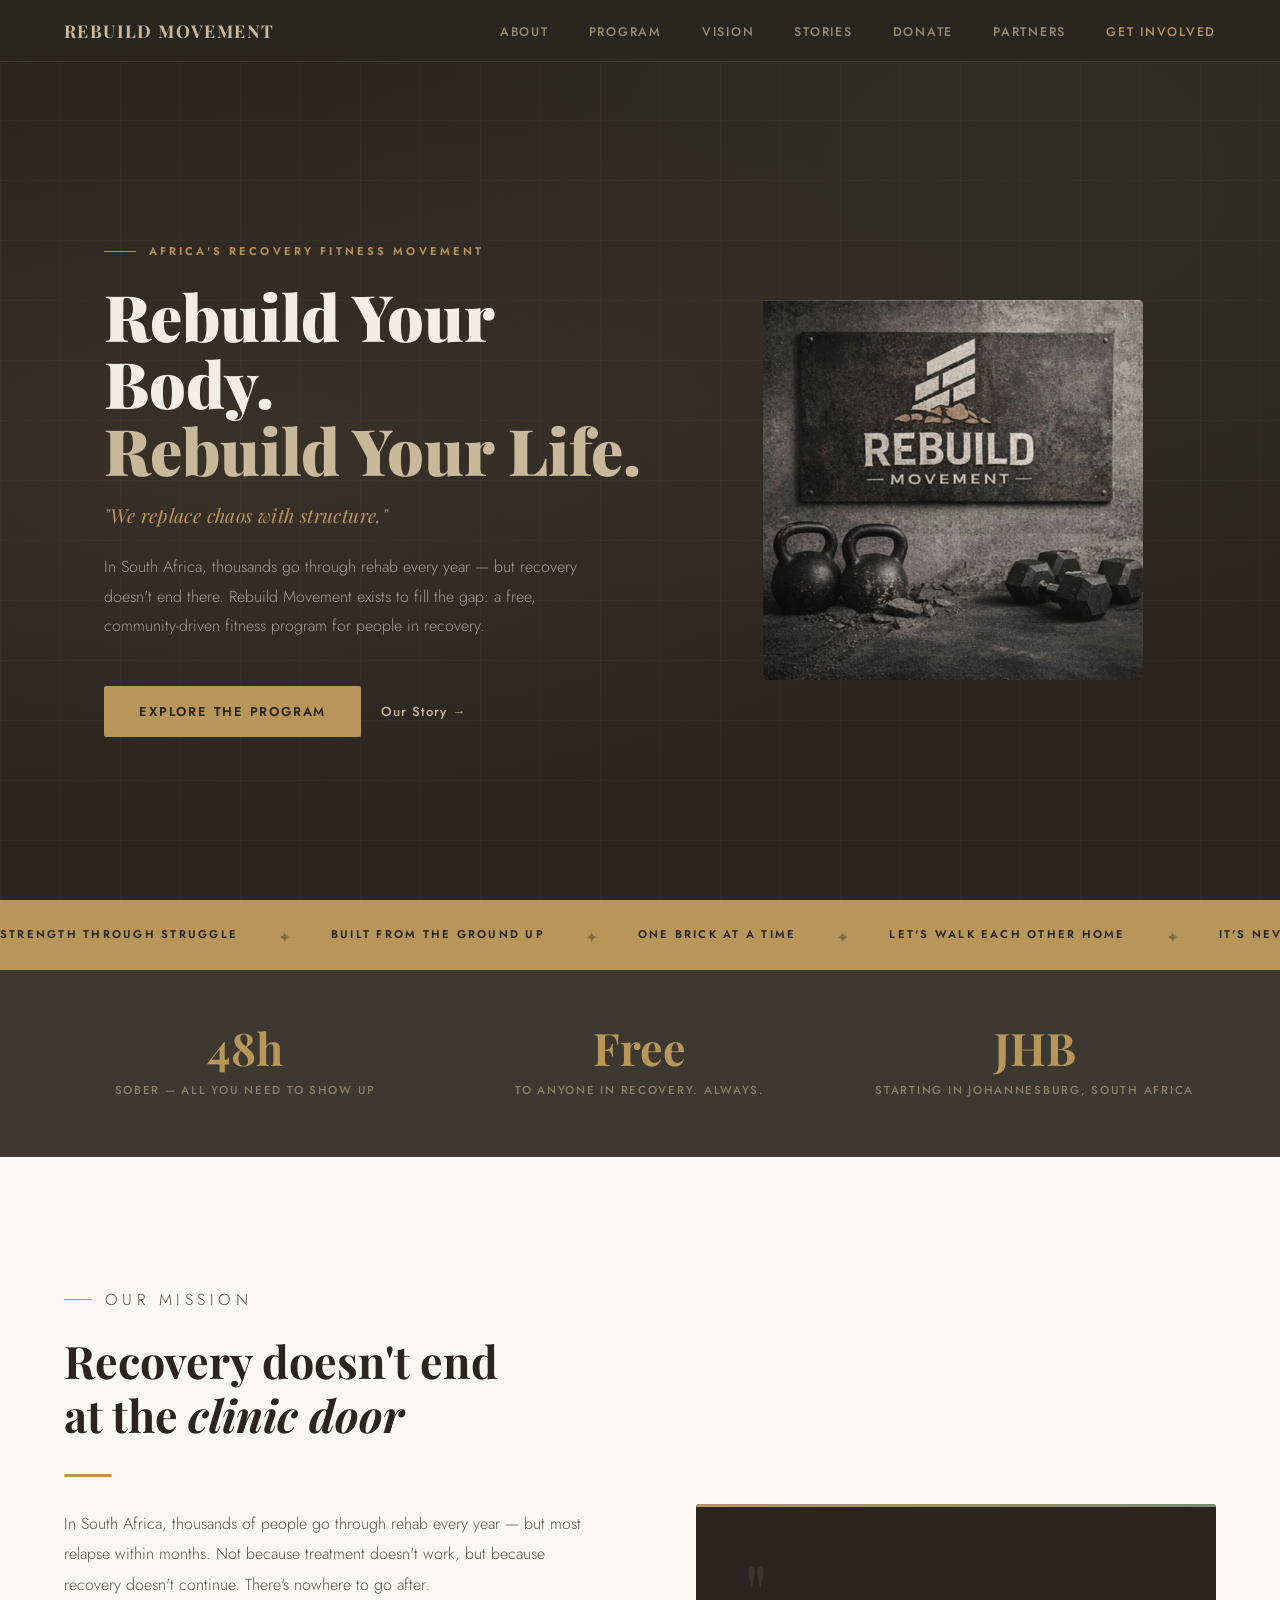
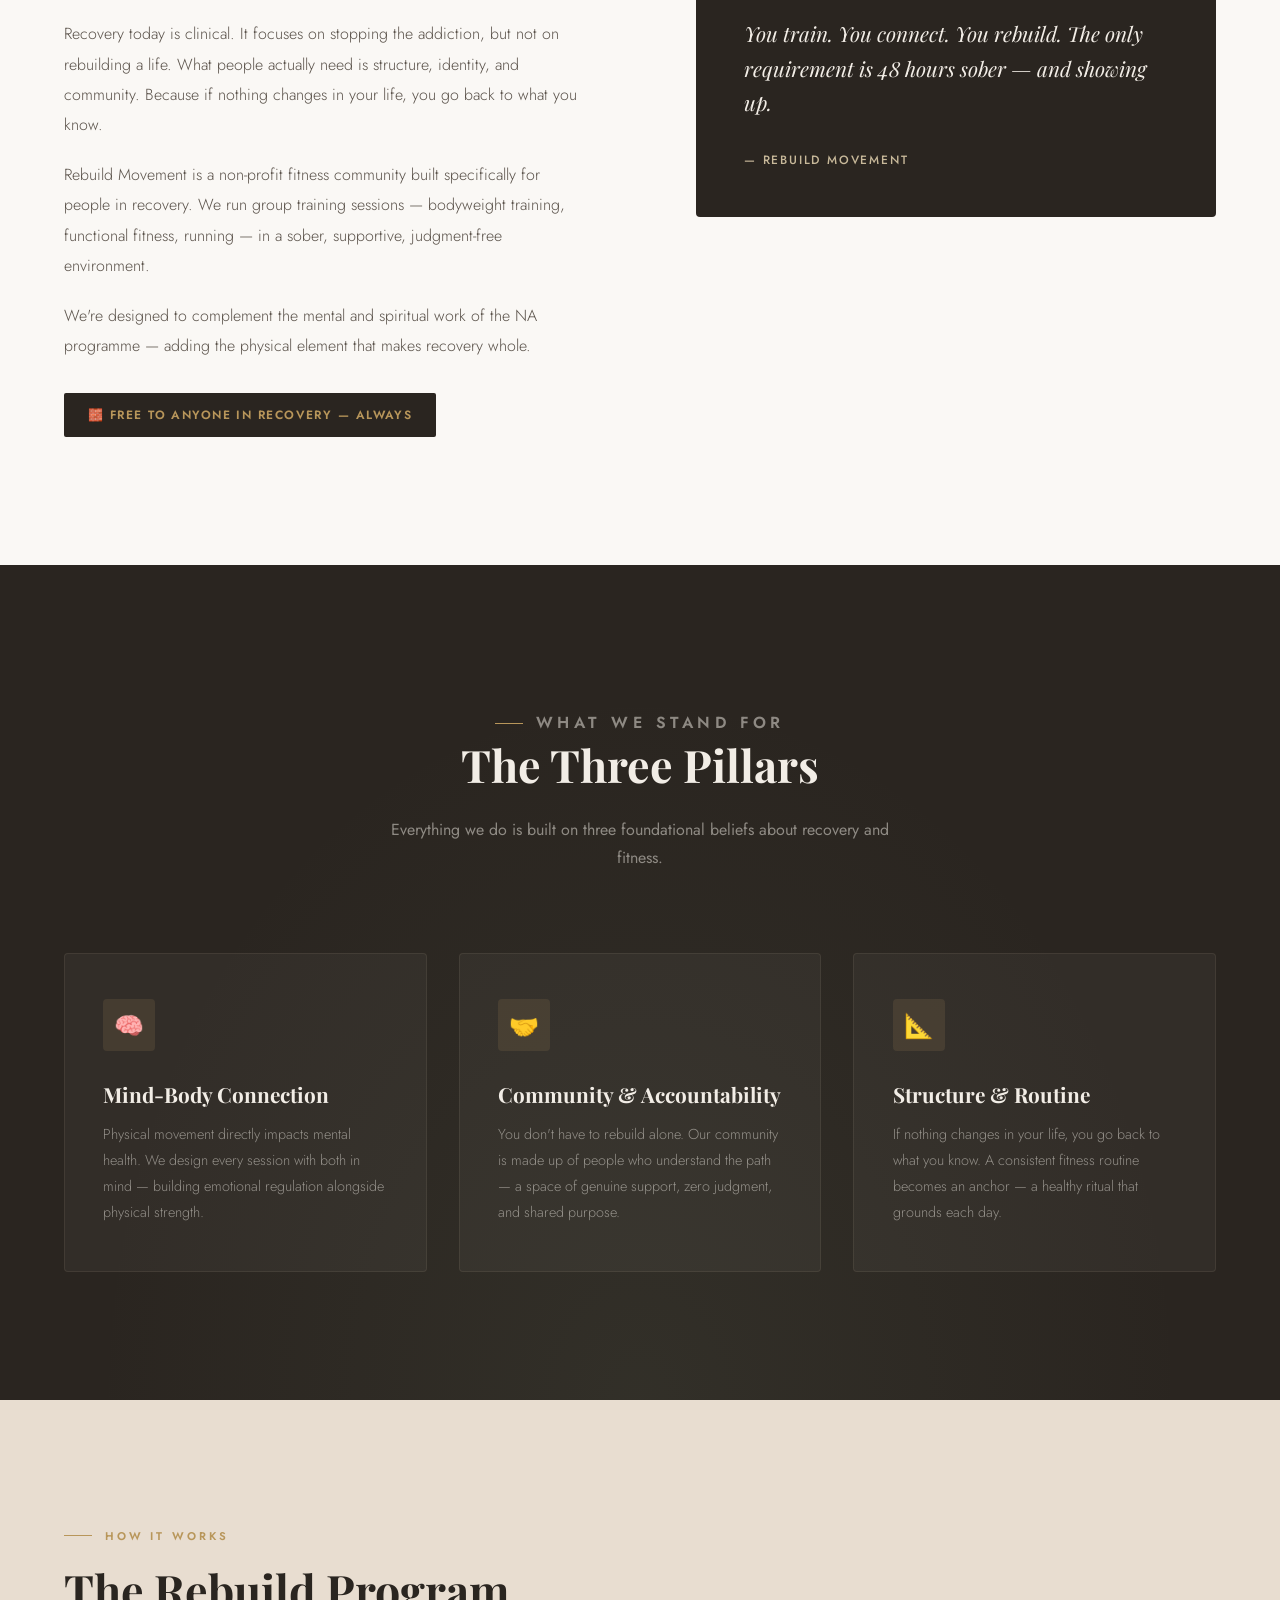
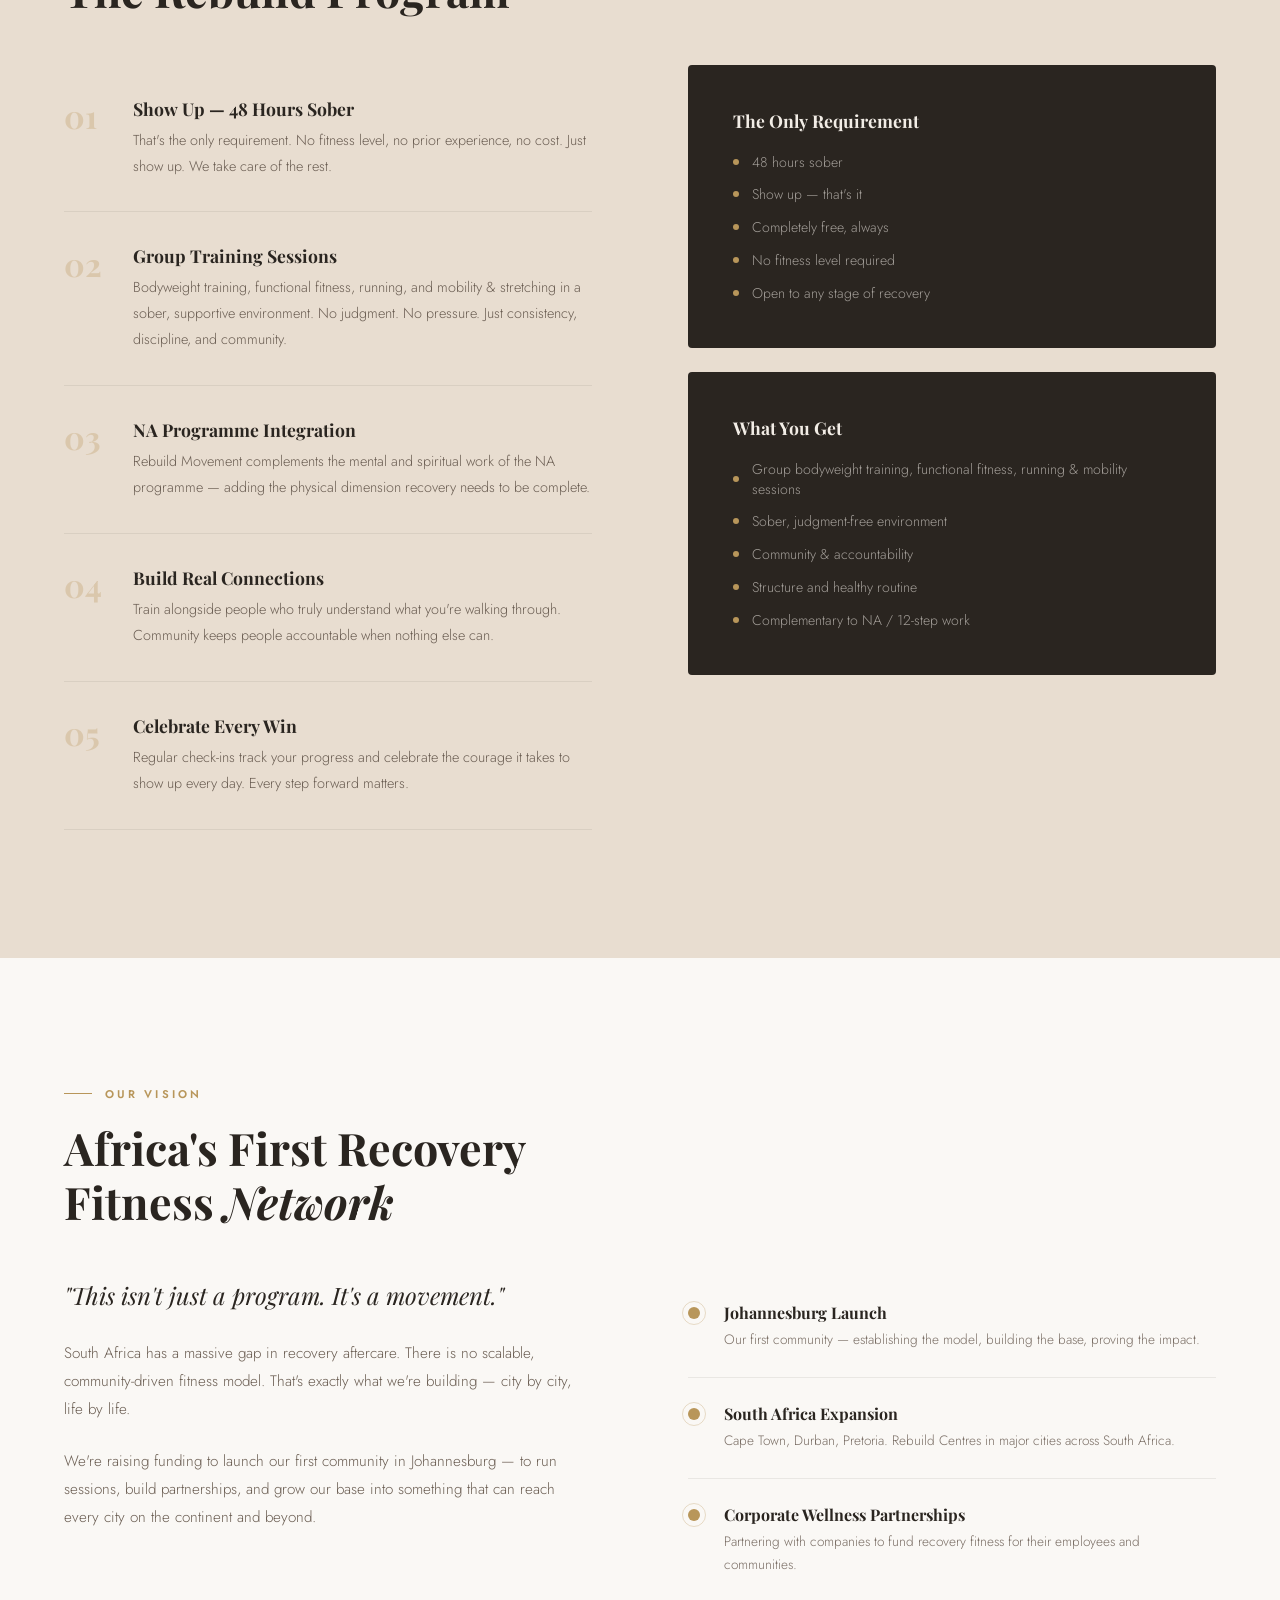
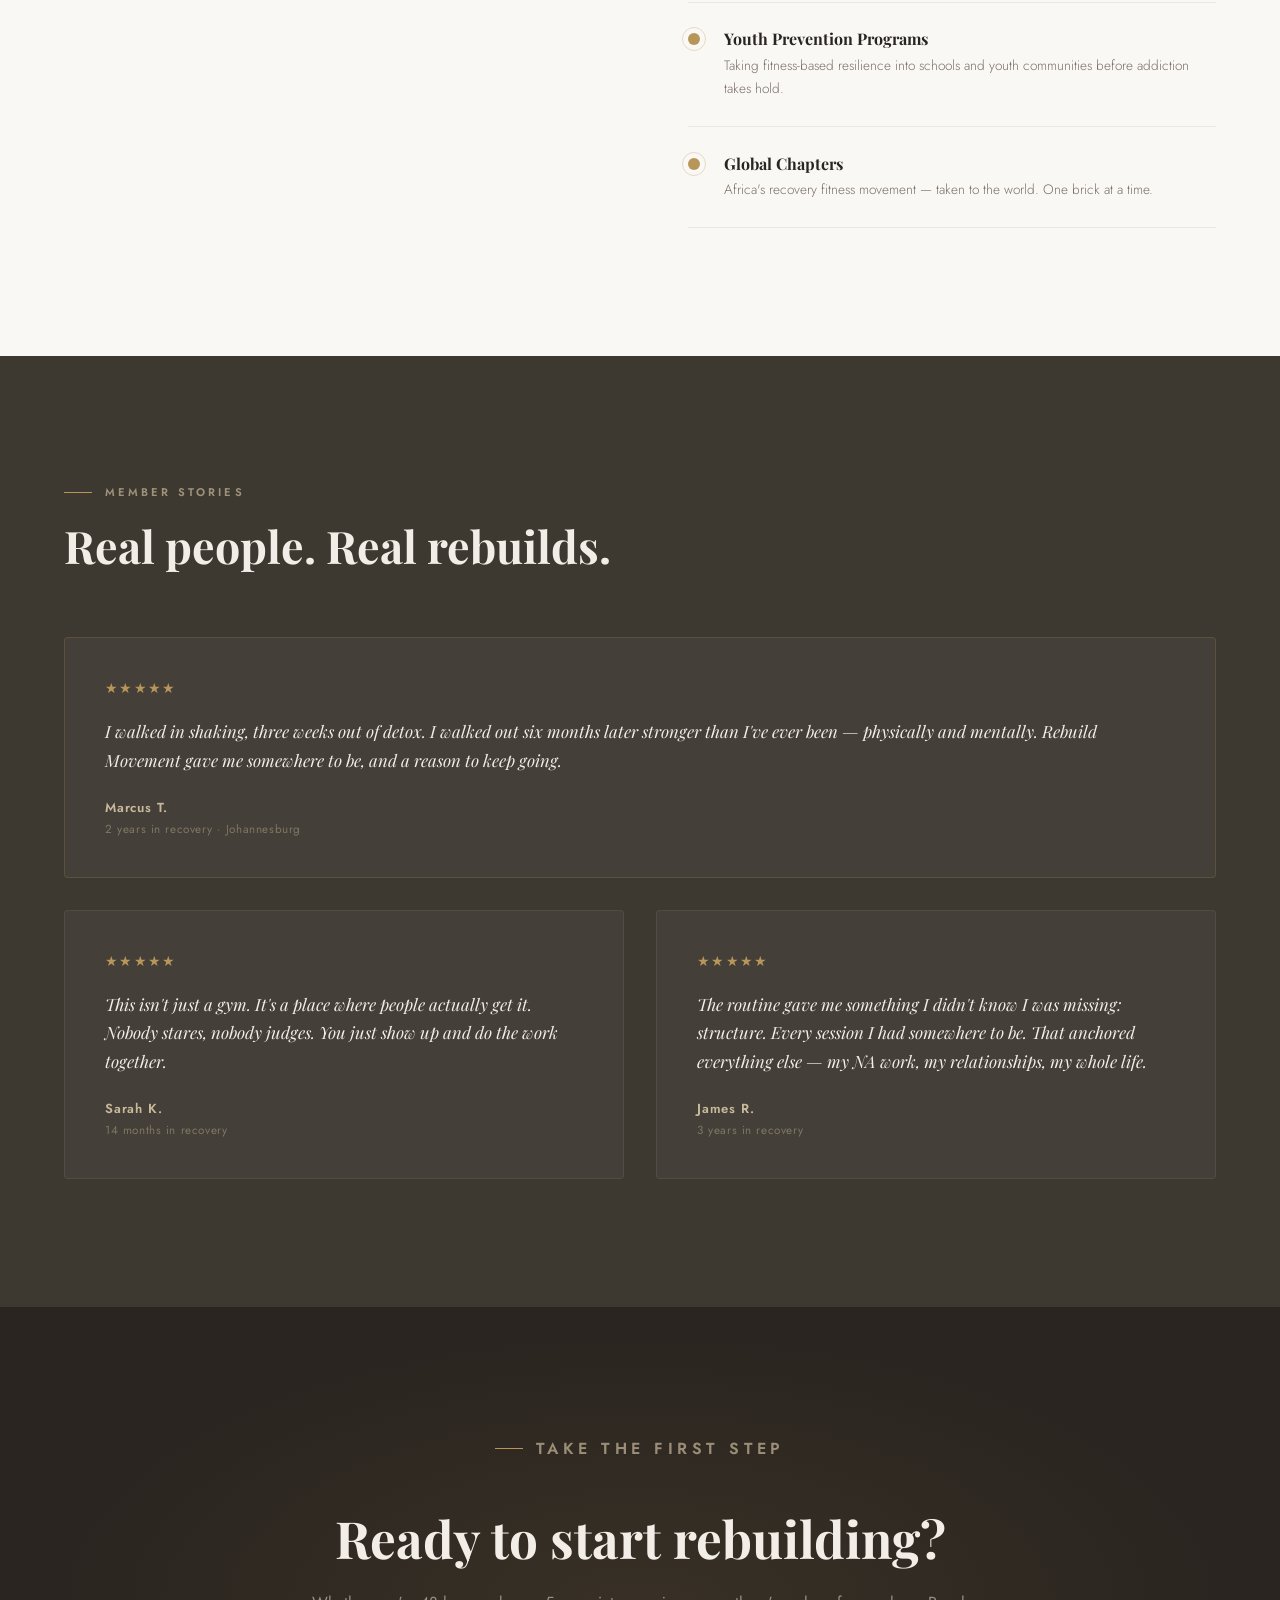
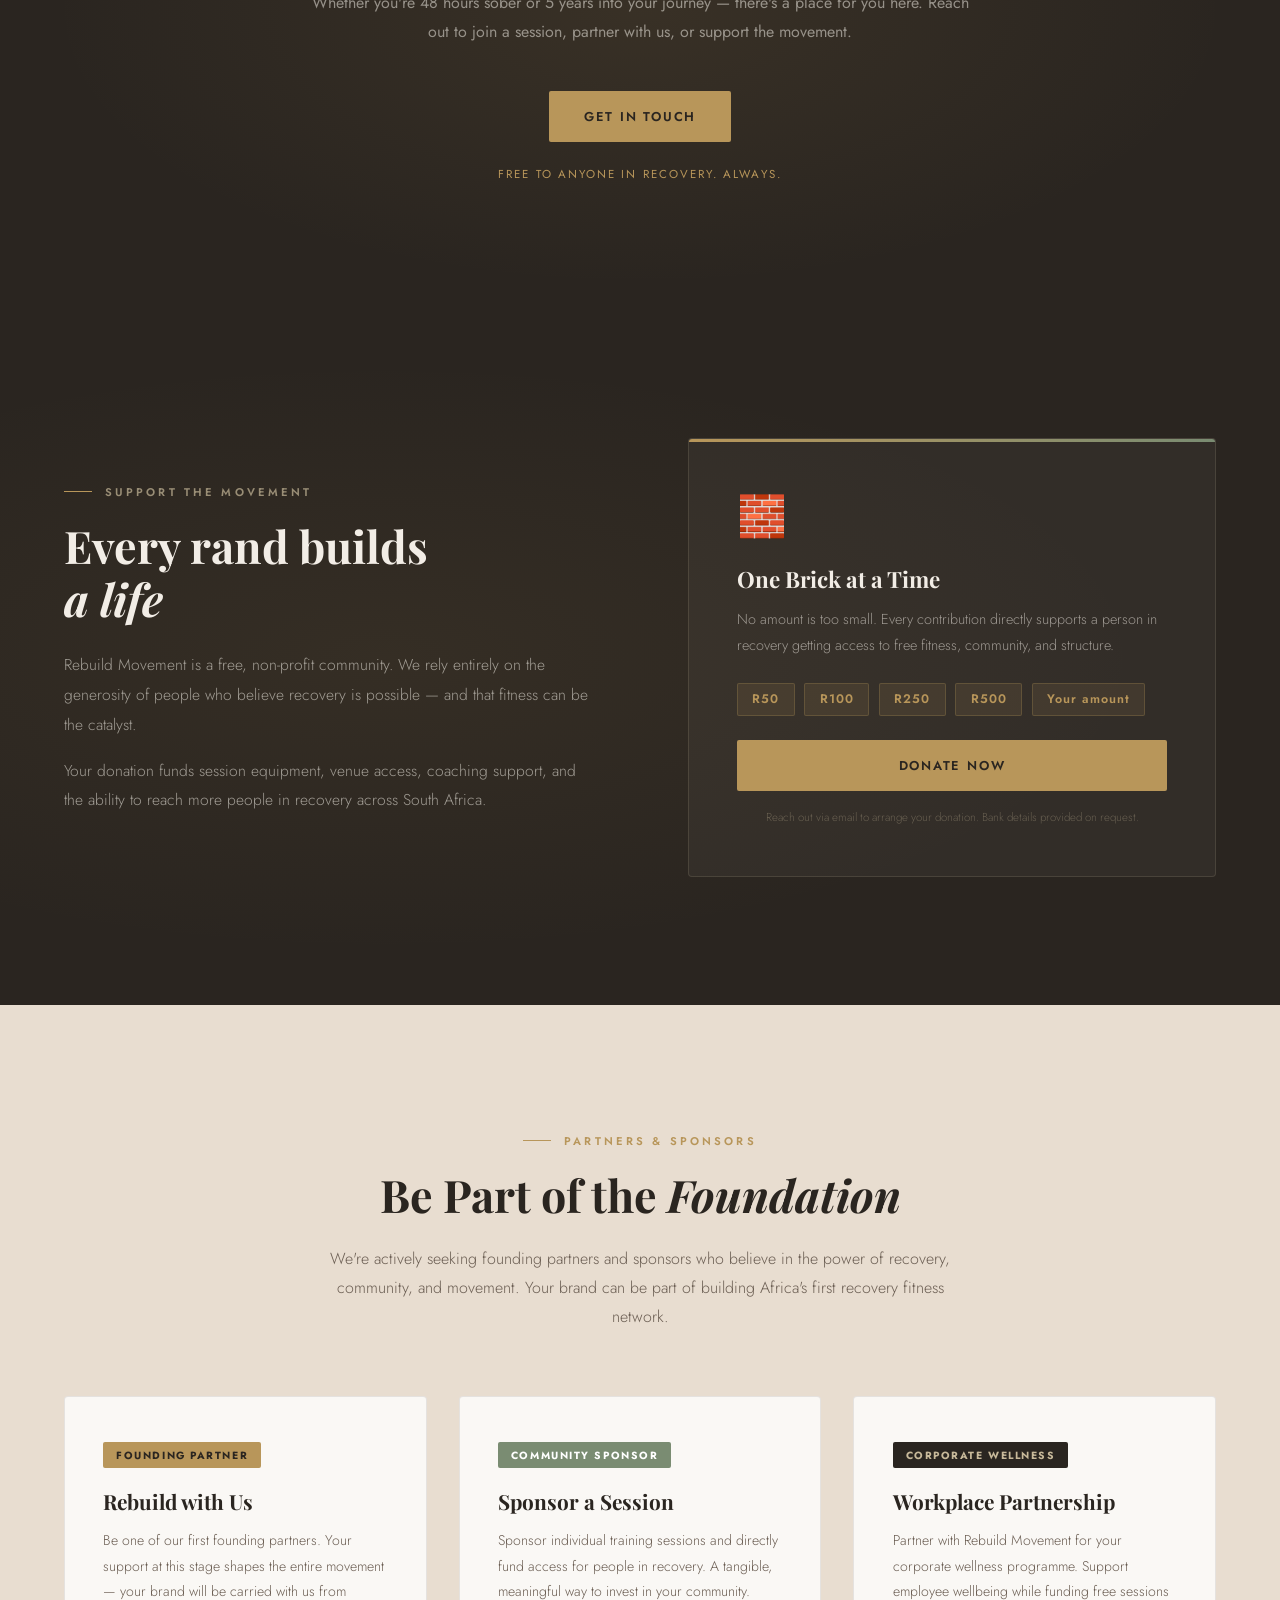
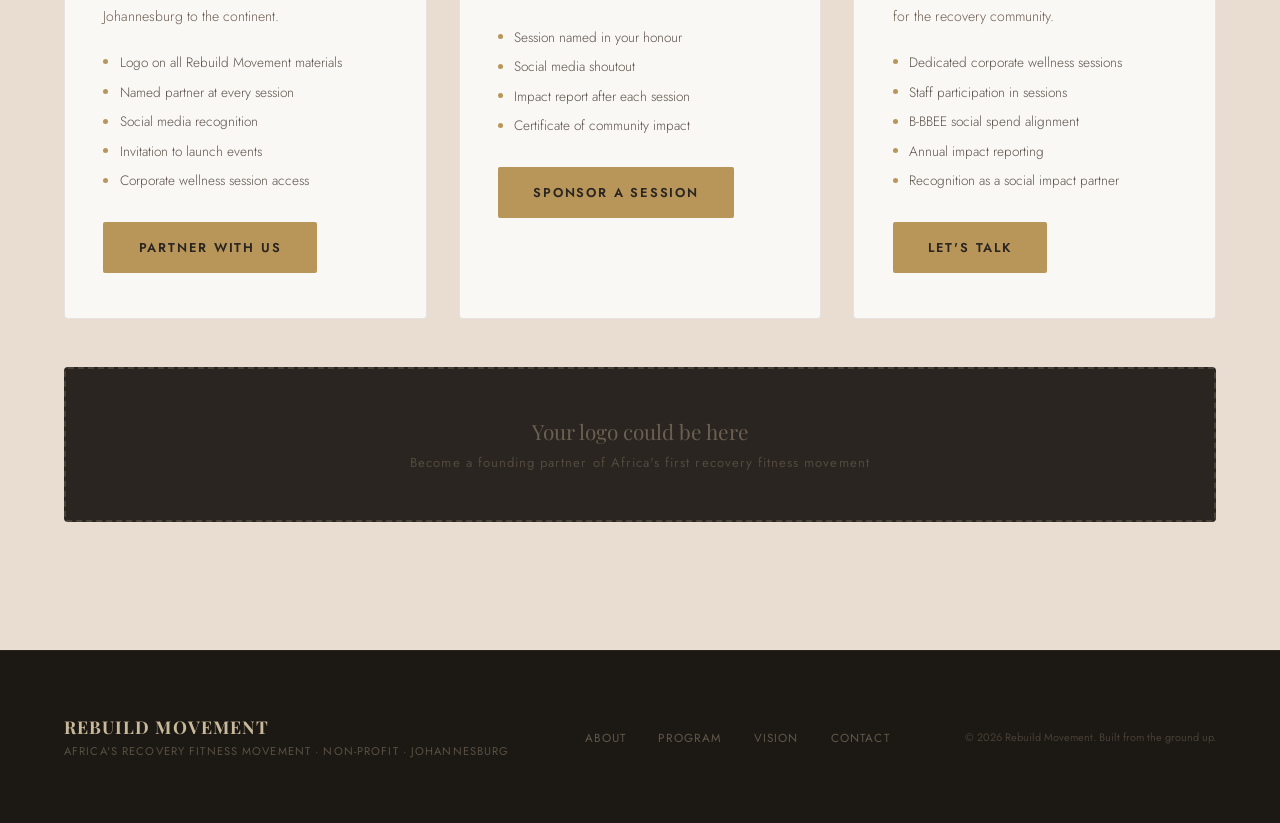
<file: index (5).html>
<!DOCTYPE html>
<html lang="en">
<head>
<meta charset="UTF-8">
<meta name="viewport" content="width=device-width, initial-scale=1.0">
<title>Rebuild Movement</title>
<link rel="preconnect" href="https://fonts.googleapis.com">
<link rel="preconnect" href="https://fonts.gstatic.com" crossorigin>
<link href="https://fonts.googleapis.com/css2?family=Playfair+Display:ital,wght@0,400;0,700;0,900;1,400;1,700&family=Jost:wght@300;400;500;600&display=swap" rel="stylesheet">
<style>
  :root {
    --stone: #2a2520;
    --ash: #3d3830;
    --sand: #c8b99a;
    --cream: #f2ede6;
    --warm-white: #faf8f5;
    --sage: #7a8c72;
    --accent: #b8965a;
    --light-sand: #e8ddd0;
  }

  * { margin: 0; padding: 0; box-sizing: border-box; }
  html { scroll-behavior: smooth; }

  body {
    font-family: 'Jost', 'Segoe UI', Arial, sans-serif;
    background: var(--warm-white);
    color: var(--stone);
    overflow-x: hidden;
  }

  nav {
    position: fixed;
    top: 0; left: 0; right: 0;
    z-index: 100;
    display: flex;
    justify-content: space-between;
    align-items: center;
    padding: 1.2rem 4rem;
    background: rgba(42, 37, 32, 0.95);
    backdrop-filter: blur(12px);
    border-bottom: 1px solid rgba(200, 185, 154, 0.15);
  }

  .nav-logo {
    font-family: 'Playfair Display', Georgia, 'Times New Roman', serif;
    font-size: 1.1rem;
    font-weight: 700;
    color: var(--sand);
    letter-spacing: 0.08em;
    text-decoration: none;
    text-transform: uppercase;
  }

  .nav-links {
    display: flex;
    gap: 2.5rem;
    list-style: none;
  }

  .nav-links a {
    color: rgba(200, 185, 154, 0.7);
    text-decoration: none;
    font-size: 0.78rem;
    font-weight: 500;
    letter-spacing: 0.14em;
    text-transform: uppercase;
    transition: color 0.3s;
  }

  .nav-links a:hover { color: var(--sand); }

  .nav-cta {
    color: var(--accent) !important;
    border: none !important;
    padding: 0.5rem 0 !important;
    white-space: nowrap;
    transition: opacity 0.3s !important;
  }

  .nav-cta:hover {
    opacity: 0.7;
    background: none !important;
    color: var(--accent) !important;
  }

  .hero {
    min-height: 100vh;
    background: var(--stone);
    position: relative;
    display: flex;
    align-items: center;
    overflow: hidden;
  }

  .hero-texture {
    position: absolute;
    inset: 0;
    background-image:
      radial-gradient(ellipse at 20% 50%, rgba(156,122,90,0.14) 0%, transparent 60%),
      radial-gradient(ellipse at 80% 20%, rgba(122,140,114,0.08) 0%, transparent 50%);
  }

  .hero-grid {
    position: absolute;
    inset: 0;
    background-image:
      linear-gradient(rgba(200,185,154,0.03) 1px, transparent 1px),
      linear-gradient(90deg, rgba(200,185,154,0.03) 1px, transparent 1px);
    background-size: 60px 60px;
  }

  .hero-content {
    position: relative;
    z-index: 2;
    max-width: 1200px;
    margin: 0 auto;
    padding: 0 4rem;
    padding-top: 80px;
    display: grid;
    grid-template-columns: 1.1fr 0.9fr;
    gap: 5rem;
    align-items: center;
    width: 100%;
  }

  .hero-eyebrow {
    font-size: 0.7rem;
    font-weight: 600;
    letter-spacing: 0.28em;
    text-transform: uppercase;
    color: var(--accent);
    margin-bottom: 1.4rem;
    display: flex;
    align-items: center;
    gap: 0.8rem;
  }

  .hero-eyebrow::before {
    content: '';
    display: block;
    width: 32px;
    height: 1px;
    background: var(--accent);
    flex-shrink: 0;
  }

  h1 {
    font-family: 'Playfair Display', Georgia, 'Times New Roman', serif;
    font-size: clamp(2.8rem, 5vw, 4.8rem);
    font-weight: 900;
    line-height: 1.05;
    color: var(--cream);
    margin-bottom: 1.2rem;
  }

  h1 em {
    font-style: normal;
    color: var(--sand);
  }

  .hero-tagline {
    font-family: 'Playfair Display', Georgia, 'Times New Roman', serif;
    font-size: 1.2rem;
    font-style: italic;
    color: var(--accent);
    margin-bottom: 1.5rem;
    letter-spacing: 0.02em;
  }

  .hero-sub {
    font-size: 1rem;
    line-height: 1.85;
    color: rgba(242,237,230,0.58);
    font-weight: 300;
    max-width: 480px;
    margin-bottom: 2.8rem;
  }

  .hero-actions {
    display: flex;
    gap: 1.2rem;
    align-items: center;
    flex-wrap: wrap;
  }

  .btn-primary {
    background: var(--accent);
    color: var(--stone);
    padding: 1rem 2.2rem;
    border: none;
    border-radius: 2px;
    font-family: 'Jost', 'Segoe UI', Arial, sans-serif;
    font-size: 0.8rem;
    font-weight: 600;
    letter-spacing: 0.14em;
    text-transform: uppercase;
    cursor: pointer;
    text-decoration: none;
    transition: all 0.3s;
    display: inline-block;
  }

  .btn-primary:hover {
    background: var(--sand);
    transform: translateY(-2px);
    box-shadow: 0 8px 30px rgba(184,150,90,0.3);
  }

  .btn-ghost {
    color: var(--sand);
    font-size: 0.82rem;
    font-weight: 500;
    letter-spacing: 0.08em;
    text-decoration: none;
    display: flex;
    align-items: center;
    gap: 0.5rem;
    transition: gap 0.3s;
  }

  .btn-ghost:hover { gap: 0.9rem; }

  .hero-right {
    display: flex;
    justify-content: center;
    align-items: center;
  }

  .logo-display {
    width: 380px;
    height: 380px;
    border-radius: 4px;
    display: flex;
    align-items: center;
    justify-content: center;
    position: relative;
    overflow: hidden;
  }

  .logo-display img {
    width: 100%;
    height: 100%;
    object-fit: cover;
    border-radius: 4px;
  }

  .manifesto-bar {
    background: var(--accent);
    padding: 1.3rem 0;
    overflow: hidden;
    white-space: nowrap;
  }

  .manifesto-track {
    display: inline-flex;
    gap: 2.5rem;
    animation: scroll 35s linear infinite;
  }

  .manifesto-item {
    font-size: 0.7rem;
    font-weight: 600;
    letter-spacing: 0.2em;
    text-transform: uppercase;
    color: var(--stone);
    flex-shrink: 0;
  }

  .manifesto-sep {
    color: rgba(42,37,32,0.4);
    flex-shrink: 0;
  }

  @keyframes scroll {
    0% { transform: translateX(0); }
    100% { transform: translateX(-50%); }
  }

  .stats-bar {
    background: var(--ash);
    border-bottom: 1px solid rgba(200,185,154,0.08);
    padding: 2.5rem 4rem;
  }

  .stats-inner {
    max-width: 1200px;
    margin: 0 auto;
    display: grid;
    grid-template-columns: repeat(3, 1fr);
    gap: 2rem;
    text-align: center;
  }

  .stat-item { padding: 1rem; }

  .stat-num {
    font-family: 'Playfair Display', Georgia, 'Times New Roman', serif;
    font-size: 2.8rem;
    font-weight: 700;
    color: var(--accent);
    line-height: 1;
    display: block;
    margin-bottom: 0.4rem;
  }

  .stat-label {
    font-size: 0.72rem;
    letter-spacing: 0.15em;
    text-transform: uppercase;
    color: rgba(200,185,154,0.55);
    font-weight: 500;
  }

  .section-inner { max-width: 1200px; margin: 0 auto; }

  .section-label {
    font-size: 0.7rem;
    font-weight: 600;
    letter-spacing: 0.28em;
    text-transform: uppercase;
    color: var(--accent);
    margin-bottom: 1.2rem;
    display: flex;
    align-items: center;
    gap: 0.8rem;
  }

  .section-label::before {
    content: '';
    display: block;
    width: 28px;
    height: 1px;
    background: var(--accent);
    flex-shrink: 0;
  }

  h2 {
    font-family: 'Playfair Display', Georgia, 'Times New Roman', serif;
    font-size: clamp(2rem, 3.5vw, 3rem);
    font-weight: 700;
    line-height: 1.2;
    color: var(--stone);
    margin-bottom: 1.5rem;
  }

  .divider {
    width: 48px;
    height: 3px;
    background: var(--accent);
    margin: 2rem 0;
    border-radius: 2px;
  }

  .about {
    padding: 8rem 4rem;
    background: var(--warm-white);
  }

  .about-grid {
    display: grid;
    grid-template-columns: 1fr 1fr;
    gap: 7rem;
    align-items: center;
  }

  .about-text p {
    font-size: 1rem;
    line-height: 1.9;
    color: #5a524a;
    font-weight: 300;
    margin-bottom: 1.2rem;
  }

  .free-badge {
    display: inline-flex;
    align-items: center;
    gap: 0.7rem;
    background: var(--stone);
    color: var(--accent);
    padding: 0.8rem 1.5rem;
    border-radius: 2px;
    font-size: 0.75rem;
    font-weight: 600;
    letter-spacing: 0.12em;
    text-transform: uppercase;
    margin-top: 0.8rem;
  }

  .about-card {
    background: var(--stone);
    border-radius: 4px;
    padding: 3rem;
    position: relative;
    overflow: hidden;
  }

  .about-card::before {
    content: '';
    position: absolute;
    top: 0; left: 0; right: 0;
    height: 3px;
    background: linear-gradient(90deg, var(--accent), var(--sage));
  }

  .quote-mark {
    font-family: 'Playfair Display', Georgia, 'Times New Roman', serif;
    font-size: 5rem;
    color: rgba(184,150,90,0.15);
    line-height: 1;
    margin-bottom: -1rem;
    display: block;
  }

  .quote-text {
    font-family: 'Playfair Display', Georgia, 'Times New Roman', serif;
    font-size: 1.3rem;
    line-height: 1.65;
    color: var(--cream);
    font-style: italic;
    margin-bottom: 2rem;
  }

  .quote-attr {
    font-size: 0.75rem;
    letter-spacing: 0.15em;
    text-transform: uppercase;
    color: var(--sand);
    font-weight: 500;
  }

  .pillars {
    padding: 8rem 4rem;
    background: var(--stone);
    position: relative;
    overflow: hidden;
  }

  .pillars::before {
    content: '';
    position: absolute;
    inset: 0;
    background: radial-gradient(ellipse at 50% 100%, rgba(122,140,114,0.1) 0%, transparent 60%);
  }

  .pillars-header {
    text-align: center;
    margin-bottom: 5rem;
    position: relative;
    z-index: 1;
  }

  .pillars-header h2 { color: var(--cream); }

  .pillars-header p {
    font-size: 1rem;
    line-height: 1.8;
    color: rgba(242,237,230,0.5);
    max-width: 500px;
    margin: 1rem auto 0;
  }

  .pillars-grid {
    display: grid;
    grid-template-columns: repeat(3, 1fr);
    gap: 2rem;
    position: relative;
    z-index: 1;
    max-width: 1200px;
    margin: 0 auto;
  }

  .pillar-card {
    background: rgba(255,255,255,0.04);
    border: 1px solid rgba(200,185,154,0.1);
    border-radius: 4px;
    padding: 2.8rem 2.4rem;
    transition: all 0.4s;
    position: relative;
    overflow: hidden;
  }

  .pillar-card::after {
    content: '';
    position: absolute;
    bottom: 0; left: 0; right: 0;
    height: 2px;
    background: linear-gradient(90deg, var(--accent), transparent);
    transform: scaleX(0);
    transform-origin: left;
    transition: transform 0.4s;
  }

  .pillar-card:hover {
    background: rgba(255,255,255,0.07);
    border-color: rgba(200,185,154,0.25);
    transform: translateY(-4px);
  }

  .pillar-card:hover::after { transform: scaleX(1); }

  .pillar-icon {
    width: 52px;
    height: 52px;
    background: rgba(184,150,90,0.14);
    border-radius: 4px;
    display: flex;
    align-items: center;
    justify-content: center;
    font-size: 1.5rem;
    margin-bottom: 1.8rem;
  }

  .pillar-card h3 {
    font-family: 'Playfair Display', Georgia, 'Times New Roman', serif;
    font-size: 1.3rem;
    font-weight: 700;
    color: var(--cream);
    margin-bottom: 0.9rem;
  }

  .pillar-card p {
    font-size: 0.9rem;
    line-height: 1.8;
    color: rgba(242,237,230,0.5);
    font-weight: 300;
  }

  .program {
    padding: 8rem 4rem;
    background: var(--light-sand);
  }

  .program-grid {
    display: grid;
    grid-template-columns: 1fr 1fr;
    gap: 6rem;
    align-items: start;
    max-width: 1200px;
    margin: 3rem auto 0;
  }

  .step {
    display: flex;
    gap: 1.8rem;
    padding: 2rem 0;
    border-bottom: 1px solid rgba(42,37,32,0.08);
    transition: padding-left 0.3s;
  }

  .step:hover { padding-left: 0.5rem; }

  .step-num {
    font-family: 'Playfair Display', Georgia, 'Times New Roman', serif;
    font-size: 2rem;
    font-weight: 700;
    color: rgba(184,150,90,0.3);
    min-width: 2.5rem;
    line-height: 1;
    padding-top: 0.2rem;
  }

  .step-content h3 {
    font-family: 'Playfair Display', Georgia, 'Times New Roman', serif;
    font-size: 1.1rem;
    font-weight: 700;
    color: var(--stone);
    margin-bottom: 0.5rem;
  }

  .step-content p {
    font-size: 0.9rem;
    line-height: 1.8;
    color: #6b5e53;
    font-weight: 300;
  }

  .program-info { position: sticky; top: 120px; }

  .info-card {
    background: var(--stone);
    border-radius: 4px;
    padding: 2.8rem;
    margin-bottom: 1.5rem;
  }

  .info-card h3 {
    font-family: 'Playfair Display', Georgia, 'Times New Roman', serif;
    font-size: 1.1rem;
    color: var(--cream);
    margin-bottom: 1.2rem;
  }

  .info-list {
    list-style: none;
    display: flex;
    flex-direction: column;
    gap: 0.8rem;
  }

  .info-list li {
    font-size: 0.88rem;
    color: rgba(242,237,230,0.6);
    display: flex;
    align-items: center;
    gap: 0.8rem;
    font-weight: 300;
  }

  .info-list li::before {
    content: '';
    width: 6px;
    height: 6px;
    border-radius: 50%;
    background: var(--accent);
    flex-shrink: 0;
  }

  .vision {
    padding: 8rem 4rem;
    background: var(--warm-white);
  }

  .vision-grid {
    display: grid;
    grid-template-columns: 1fr 1fr;
    gap: 6rem;
    align-items: start;
    max-width: 1200px;
    margin: 3rem auto 0;
  }

  .vision-statement {
    font-family: 'Playfair Display', Georgia, 'Times New Roman', serif;
    font-size: 1.5rem;
    font-style: italic;
    line-height: 1.6;
    color: var(--stone);
    margin-bottom: 1.5rem;
  }

  .vision-sub {
    font-size: 0.95rem;
    line-height: 1.85;
    color: #6b5e53;
    font-weight: 300;
    margin-bottom: 1.5rem;
  }

  .roadmap { display: flex; flex-direction: column; gap: 0; }

  .roadmap-item {
    display: flex;
    align-items: flex-start;
    gap: 1.5rem;
    padding: 1.6rem 0;
    border-bottom: 1px solid rgba(42,37,32,0.08);
  }

  .roadmap-dot {
    width: 12px;
    height: 12px;
    border-radius: 50%;
    background: var(--accent);
    flex-shrink: 0;
    margin-top: 5px;
    position: relative;
  }

  .roadmap-dot::after {
    content: '';
    position: absolute;
    top: 50%;
    left: 50%;
    transform: translate(-50%, -50%);
    width: 22px;
    height: 22px;
    border-radius: 50%;
    border: 1px solid rgba(184,150,90,0.3);
  }

  .roadmap-content h4 {
    font-family: 'Playfair Display', Georgia, 'Times New Roman', serif;
    font-size: 1rem;
    font-weight: 700;
    color: var(--stone);
    margin-bottom: 0.3rem;
  }

  .roadmap-content p {
    font-size: 0.85rem;
    line-height: 1.7;
    color: #7a6e65;
    font-weight: 300;
  }

  .testimonials {
    padding: 8rem 4rem;
    background: var(--ash);
  }

  .testimonials-header {
    max-width: 1200px;
    margin: 0 auto 4rem;
  }

  .testimonials-header h2 { color: var(--cream); }

  .testimonials-grid {
    display: grid;
    grid-template-columns: repeat(2, 1fr);
    gap: 2rem;
    max-width: 1200px;
    margin: 0 auto;
  }

  .testimonial-card {
    background: rgba(255,255,255,0.04);
    border: 1px solid rgba(200,185,154,0.1);
    border-radius: 4px;
    padding: 2.5rem;
    transition: all 0.3s;
  }

  .testimonial-card:hover {
    border-color: rgba(200,185,154,0.25);
    transform: translateY(-2px);
  }

  .testimonial-card:first-child {
    grid-column: 1 / -1;
    border-color: rgba(184,150,90,0.2);
  }

  .t-stars {
    color: var(--accent);
    font-size: 0.85rem;
    letter-spacing: 0.1em;
    margin-bottom: 1.2rem;
  }

  .t-text {
    font-family: 'Playfair Display', Georgia, 'Times New Roman', serif;
    font-size: 1.05rem;
    line-height: 1.7;
    color: var(--cream);
    font-style: italic;
    margin-bottom: 1.5rem;
  }

  .t-name {
    font-size: 0.82rem;
    font-weight: 600;
    color: var(--sand);
    letter-spacing: 0.06em;
  }

  .t-meta {
    font-size: 0.73rem;
    color: rgba(200,185,154,0.45);
    margin-top: 0.2rem;
    letter-spacing: 0.05em;
  }

  .cta-section {
    padding: 8rem 4rem;
    background: var(--stone);
    text-align: center;
    position: relative;
    overflow: hidden;
  }

  .cta-section::before {
    content: '';
    position: absolute;
    inset: 0;
    background: radial-gradient(ellipse at center, rgba(184,150,90,0.1) 0%, transparent 65%);
  }

  .cta-inner {
    position: relative;
    z-index: 1;
    max-width: 680px;
    margin: 0 auto;
  }

  .cta-section h2 {
    color: var(--cream);
    font-size: clamp(1.8rem, 4vw, 3.2rem);
    margin-bottom: 1.2rem;
  }

  .cta-section p {
    font-size: 1rem;
    line-height: 1.8;
    color: rgba(242,237,230,0.52);
    margin-bottom: 2.8rem;
  }

  .cta-qualifier {
    font-size: 0.72rem;
    letter-spacing: 0.18em;
    text-transform: uppercase;
    color: var(--accent);
    margin-top: 1.5rem;
    display: block;
  }

  footer {
    background: rgba(28,24,20,1);
    padding: 4rem;
    border-top: 1px solid rgba(200,185,154,0.08);
  }

  .footer-inner {
    max-width: 1200px;
    margin: 0 auto;
    display: flex;
    justify-content: space-between;
    align-items: center;
  }

  .footer-brand {
    font-family: 'Playfair Display', Georgia, 'Times New Roman', serif;
    font-size: 1.1rem;
    font-weight: 700;
    color: var(--sand);
    letter-spacing: 0.06em;
  }

  .footer-tagline {
    font-size: 0.7rem;
    color: rgba(200,185,154,0.35);
    margin-top: 0.3rem;
    letter-spacing: 0.1em;
    text-transform: uppercase;
  }

  .footer-links {
    display: flex;
    gap: 2rem;
    list-style: none;
  }

  .footer-links a {
    font-size: 0.73rem;
    color: rgba(200,185,154,0.4);
    text-decoration: none;
    letter-spacing: 0.1em;
    text-transform: uppercase;
    transition: color 0.3s;
  }

  .footer-links a:hover { color: var(--sand); }

  .footer-copy {
    font-size: 0.68rem;
    color: rgba(200,185,154,0.25);
  }

  @keyframes fadeUp {
    from { opacity: 0; transform: translateY(28px); }
    to { opacity: 1; transform: translateY(0); }
  }

  .hero-eyebrow { animation: fadeUp 0.8s ease forwards; }
  h1 { animation: fadeUp 0.8s 0.12s ease both; }
  .hero-tagline { animation: fadeUp 0.8s 0.22s ease both; }
  .hero-sub { animation: fadeUp 0.8s 0.32s ease both; }
  .hero-actions { animation: fadeUp 0.8s 0.44s ease both; }
  .logo-display { animation: fadeUp 0.9s 0.28s ease both; }

  .reveal {
    opacity: 0;
    transform: translateY(22px);
    transition: opacity 0.7s ease, transform 0.7s ease;
  }
  .reveal.visible {
    opacity: 1;
    transform: translateY(0);
  }

  @media (max-width: 900px) {
    nav { padding: 1rem 1.5rem; }
    .nav-links { display: none; }
    .hero-content, .about-grid, .program-grid, .pillars-grid, .testimonials-grid, .vision-grid {
      grid-template-columns: 1fr;
    }
    .hero-content { gap: 3rem; padding: 6rem 1.5rem 4rem; }
    .about, .pillars, .program, .testimonials, .cta-section, .vision, footer {
      padding: 5rem 1.5rem;
    }
    .stats-bar { padding: 2rem 1.5rem; }
    .stats-inner { grid-template-columns: 1fr; gap: 1.5rem; }
    .footer-inner { flex-direction: column; gap: 1.5rem; text-align: center; }
    .testimonial-card:first-child { grid-column: 1; }
    .program-info { position: static; }
    .logo-display { width: 280px; height: 280px; }
  }

  /* DONATE */
  .donate-section {
    padding: 8rem 4rem;
    background: var(--stone);
    position: relative;
    overflow: hidden;
  }

  .donate-section::before {
    content: '';
    position: absolute;
    inset: 0;
    background: radial-gradient(ellipse at 30% 50%, rgba(184,150,90,0.08) 0%, transparent 60%);
  }

  .donate-grid {
    display: grid;
    grid-template-columns: 1fr 1fr;
    gap: 6rem;
    align-items: center;
    max-width: 1200px;
    margin: 0 auto;
    position: relative;
    z-index: 1;
  }

  .donate-text {
    font-size: 0.98rem;
    line-height: 1.9;
    color: rgba(242,237,230,0.58);
    font-weight: 300;
    margin-bottom: 1rem;
  }

  .donate-card {
    background: rgba(255,255,255,0.04);
    border: 1px solid rgba(200,185,154,0.15);
    border-radius: 4px;
    padding: 3rem;
    position: relative;
    overflow: hidden;
  }

  .donate-card::before {
    content: '';
    position: absolute;
    top: 0; left: 0; right: 0;
    height: 3px;
    background: linear-gradient(90deg, var(--accent), var(--sage));
  }

  .donate-card-icon {
    font-size: 2.5rem;
    margin-bottom: 1.2rem;
  }

  .donate-card h3 {
    font-family: 'Playfair Display', Georgia, serif;
    font-size: 1.4rem;
    color: var(--cream);
    margin-bottom: 0.8rem;
  }

  .donate-card p {
    font-size: 0.9rem;
    line-height: 1.8;
    color: rgba(242,237,230,0.55);
    font-weight: 300;
    margin-bottom: 1.5rem;
  }

  .donate-amounts {
    display: flex;
    flex-wrap: wrap;
    gap: 0.6rem;
    margin-bottom: 0.5rem;
  }

  .amount-tag {
    background: rgba(184,150,90,0.12);
    border: 1px solid rgba(184,150,90,0.25);
    color: var(--accent);
    padding: 0.4rem 0.9rem;
    border-radius: 2px;
    font-size: 0.78rem;
    font-weight: 600;
    letter-spacing: 0.08em;
    cursor: pointer;
    transition: all 0.3s;
  }

  .amount-tag:hover {
    background: rgba(184,150,90,0.25);
  }

  .donate-note {
    font-size: 0.72rem !important;
    color: rgba(200,185,154,0.35) !important;
    text-align: center;
    margin-top: 1rem !important;
    margin-bottom: 0 !important;
  }

  /* SPONSORS */
  .sponsors-section {
    padding: 8rem 4rem;
    background: var(--light-sand);
  }

  .sponsors-sub {
    font-size: 1rem;
    line-height: 1.8;
    color: #6b5e53;
    max-width: 620px;
    margin: 1rem auto 0;
    text-align: center;
    font-weight: 300;
  }

  .sponsor-tiers {
    display: grid;
    grid-template-columns: repeat(3, 1fr);
    gap: 2rem;
    max-width: 1200px;
    margin: 4rem auto 3rem;
  }

  .sponsor-tier {
    background: var(--warm-white);
    border: 1px solid rgba(42,37,32,0.1);
    border-radius: 4px;
    padding: 2.8rem 2.4rem;
    position: relative;
    transition: all 0.3s;
  }

  .sponsor-tier:hover {
    transform: translateY(-4px);
    box-shadow: 0 12px 40px rgba(42,37,32,0.08);
  }

  .tier-badge {
    display: inline-block;
    background: var(--accent);
    color: var(--stone);
    font-size: 0.65rem;
    font-weight: 700;
    letter-spacing: 0.15em;
    text-transform: uppercase;
    padding: 0.35rem 0.8rem;
    border-radius: 2px;
    margin-bottom: 1.2rem;
  }

  .tier-badge--community { background: var(--sage); color: white; }
  .tier-badge--corporate { background: var(--stone); color: var(--sand); }

  .sponsor-tier h3 {
    font-family: 'Playfair Display', Georgia, serif;
    font-size: 1.3rem;
    color: var(--stone);
    margin-bottom: 0.8rem;
  }

  .sponsor-tier > p {
    font-size: 0.88rem;
    line-height: 1.8;
    color: #6b5e53;
    font-weight: 300;
    margin-bottom: 1.4rem;
  }

  .tier-benefits {
    list-style: none;
    display: flex;
    flex-direction: column;
    gap: 0.6rem;
    margin-bottom: 0.5rem;
  }

  .tier-benefits li {
    font-size: 0.85rem;
    color: #5a524a;
    display: flex;
    align-items: center;
    gap: 0.7rem;
    font-weight: 300;
  }

  .tier-benefits li::before {
    content: '';
    width: 5px;
    height: 5px;
    border-radius: 50%;
    background: var(--accent);
    flex-shrink: 0;
  }

  .sponsor-placeholder {
    background: var(--stone);
    border: 2px dashed rgba(200,185,154,0.2);
    border-radius: 4px;
    padding: 3rem;
    text-align: center;
    max-width: 1200px;
    margin: 0 auto;
  }

  .sponsor-placeholder-text {
    font-family: 'Playfair Display', Georgia, serif;
    font-size: 1.3rem;
    color: rgba(200,185,154,0.4);
    margin-bottom: 0.5rem;
  }

  .sponsor-placeholder-sub {
    font-size: 0.82rem;
    color: rgba(200,185,154,0.25);
    letter-spacing: 0.08em;
  }

  /* MODAL */
  .modal-overlay {
    position: fixed;
    inset: 0;
    background: rgba(20,16,12,0.88);
    z-index: 999;
    display: none;
    align-items: center;
    justify-content: center;
    padding: 2rem;
    backdrop-filter: blur(6px);
  }

  .modal-overlay.active {
    display: flex;
  }

  .modal-box {
    background: var(--warm-white);
    border-radius: 4px;
    max-width: 900px;
    width: 100%;
    display: grid;
    grid-template-columns: 1fr 1.4fr;
    overflow: hidden;
    position: relative;
    max-height: 92vh;
    overflow-y: auto;
    box-shadow: 0 40px 100px rgba(0,0,0,0.5);
  }

  .modal-close {
    position: absolute;
    top: 1.2rem;
    right: 1.2rem;
    background: rgba(42,37,32,0.15);
    border: none;
    color: var(--stone);
    width: 36px;
    height: 36px;
    border-radius: 50%;
    cursor: pointer;
    font-size: 0.85rem;
    display: flex;
    align-items: center;
    justify-content: center;
    z-index: 10;
    transition: background 0.2s;
  }

  .modal-close:hover { background: rgba(42,37,32,0.25); }

  .modal-left {
    background: var(--stone);
    padding: 3.5rem 2.5rem;
    display: flex;
    flex-direction: column;
    justify-content: space-between;
    position: relative;
    overflow: hidden;
  }

  .modal-left::before {
    content: '';
    position: absolute;
    inset: 0;
    background: radial-gradient(ellipse at 50% 80%, rgba(184,150,90,0.12) 0%, transparent 65%);
  }

  .modal-logo-text {
    font-family: 'Playfair Display', Georgia, serif;
    font-size: 2.6rem;
    font-weight: 900;
    color: var(--cream);
    letter-spacing: 0.06em;
    line-height: 1.1;
    position: relative;
    z-index: 1;
  }

  .modal-logo-text span {
    font-size: 1rem;
    letter-spacing: 0.35em;
    color: var(--accent);
    font-weight: 600;
    display: block;
    margin-top: 0.4rem;
  }

  .modal-tagline {
    font-family: 'Playfair Display', Georgia, serif;
    font-size: 1.5rem;
    font-style: italic;
    font-weight: 700;
    color: rgba(242,237,230,0.85);
    line-height: 1.5;
    position: relative;
    z-index: 1;
    margin: 2rem 0;
  }

  .modal-contact-info {
    display: flex;
    flex-direction: column;
    gap: 0.7rem;
    position: relative;
    z-index: 1;
  }

  .modal-info-item {
    display: flex;
    align-items: center;
    gap: 0.8rem;
    font-size: 0.95rem;
    color: rgba(200,185,154,0.85);
    font-weight: 400;
  }

  .modal-info-item a {
    color: rgba(200,185,154,0.7);
    text-decoration: none;
    transition: color 0.2s;
  }

  .modal-info-item a:hover { color: var(--sand); }

  .modal-info-icon {
    font-size: 1rem;
    color: var(--accent);
    flex-shrink: 0;
  }

  .modal-instagram {
    display: flex !important;
    align-items: center;
    gap: 0.6rem;
    color: rgba(200,185,154,0.85) !important;
    text-decoration: none;
    transition: color 0.2s;
    font-size: 0.95rem;
  }

  .modal-instagram:hover { color: var(--sand) !important; }

  .modal-right {
    padding: 3.5rem 3rem;
    background: #f0e9df;
  }

  .modal-right h2 {
    font-family: 'Playfair Display', Georgia, serif;
    font-size: 1.8rem;
    color: var(--stone);
    margin-bottom: 0.6rem;
  }

  .modal-form-sub {
    font-size: 0.88rem;
    line-height: 1.7;
    color: #7a6e65;
    margin-bottom: 2rem;
    font-weight: 300;
  }

  .form-group {
    margin-bottom: 1.3rem;
  }

  .form-group label {
    display: block;
    font-size: 0.72rem;
    font-weight: 600;
    letter-spacing: 0.12em;
    text-transform: uppercase;
    color: var(--stone);
    margin-bottom: 0.5rem;
  }

  .form-group input,
  .form-group select,
  .form-group textarea {
    width: 100%;
    padding: 0.85rem 1rem;
    border: 1px solid rgba(42,37,32,0.15);
    border-radius: 2px;
    background: #faf6f0;
    font-family: 'Jost', 'Segoe UI', Arial, sans-serif;
    font-size: 0.9rem;
    color: var(--stone);
    transition: border-color 0.2s;
    outline: none;
  }

  .form-group input:focus,
  .form-group select:focus,
  .form-group textarea:focus {
    border-color: var(--accent);
  }

  .form-group textarea {
    resize: vertical;
    min-height: 100px;
  }

  .form-success {
    display: none;
    text-align: center;
    padding: 2rem;
  }

  .form-success.active { display: block; }

  .success-icon {
    width: 60px;
    height: 60px;
    background: var(--accent);
    border-radius: 50%;
    display: flex;
    align-items: center;
    justify-content: center;
    font-size: 1.5rem;
    color: white;
    margin: 0 auto 1.2rem;
  }

  .form-success h3 {
    font-family: 'Playfair Display', Georgia, serif;
    font-size: 1.4rem;
    color: var(--stone);
    margin-bottom: 0.5rem;
  }

  .form-success p {
    font-size: 0.9rem;
    color: #7a6e65;
    font-weight: 300;
  }

  @media (max-width: 900px) {
    .modal-box { grid-template-columns: 1fr; }
    .modal-left { padding: 2.5rem 2rem; }
    .modal-right { padding: 2.5rem 2rem; }
    .donate-grid { grid-template-columns: 1fr; gap: 3rem; }
    .sponsor-tiers { grid-template-columns: 1fr; }
    .donate-section, .sponsors-section { padding: 5rem 1.5rem; }
  }

</style>
</head>
<body>

<nav>
  <a href="#" class="nav-logo">Rebuild Movement</a>
  <ul class="nav-links">
    <li><a href="#about">About</a></li>
    <li><a href="#program">Program</a></li>
    <li><a href="#vision">Vision</a></li>
    <li><a href="#stories">Stories</a></li>
    <li><a href="#donate">Donate</a></li>
    <li><a href="#sponsors">Partners</a></li>
    <li><a href="#contact" class="nav-cta" onclick="openContact(); return false;">Get Involved</a></li>
  </ul>
</nav>

<section class="hero">
  <div class="hero-texture"></div>
  <div class="hero-grid"></div>
  <div class="hero-content">
    <div class="hero-left">
      <p class="hero-eyebrow">Africa's Recovery Fitness Movement</p>
      <h1>Rebuild Your Body.<br><em>Rebuild Your Life.</em></h1>
      <p class="hero-tagline">"We replace chaos with structure."</p>
      <p class="hero-sub">In South Africa, thousands go through rehab every year — but recovery doesn't end there. Rebuild Movement exists to fill the gap: a free, community-driven fitness program for people in recovery.</p>
      <div class="hero-actions">
        <a href="#program" class="btn-primary">Explore the Program</a>
        <a href="#about" class="btn-ghost">Our Story →</a>
      </div>
    </div>
    <div class="hero-right">
      <div class="logo-display">
        <img src="[data-uri]" alt="Rebuild Movement Logo">
      </div>
    </div>
  </div>
</section>

<div class="manifesto-bar">
  <div class="manifesto-track">
    <span class="manifesto-item">Strength Through Struggle</span>
    <span class="manifesto-sep">✦</span>
    <span class="manifesto-item">Built From the Ground Up</span>
    <span class="manifesto-sep">✦</span>
    <span class="manifesto-item">One Brick at a Time</span>
    <span class="manifesto-sep">✦</span>
    <span class="manifesto-item">Let's Walk Each Other Home</span>
    <span class="manifesto-sep">✦</span>
    <span class="manifesto-item">It's Never the Wrong Time to Do the Right Thing</span>
    <span class="manifesto-sep">✦</span>
    <span class="manifesto-item">We Replace Chaos With Structure</span>
    <span class="manifesto-sep">✦</span>
    <span class="manifesto-item">Strength Through Struggle</span>
    <span class="manifesto-sep">✦</span>
    <span class="manifesto-item">Built From the Ground Up</span>
    <span class="manifesto-sep">✦</span>
    <span class="manifesto-item">One Brick at a Time</span>
    <span class="manifesto-sep">✦</span>
    <span class="manifesto-item">Let's Walk Each Other Home</span>
    <span class="manifesto-sep">✦</span>
    <span class="manifesto-item">It's Never the Wrong Time to Do the Right Thing</span>
    <span class="manifesto-sep">✦</span>
    <span class="manifesto-item">We Replace Chaos With Structure</span>
    <span class="manifesto-sep">✦</span>
  </div>
</div>

<div class="stats-bar">
  <div class="stats-inner">
    <div class="stat-item reveal">
      <span class="stat-num">48h</span>
      <span class="stat-label">Sober — All You Need to Show Up</span>
    </div>
    <div class="stat-item reveal">
      <span class="stat-num">Free</span>
      <span class="stat-label">To Anyone in Recovery. Always.</span>
    </div>
    <div class="stat-item reveal">
      <span class="stat-num">JHB</span>
      <span class="stat-label">Starting in Johannesburg, South Africa</span>
    </div>
  </div>
</div>

<section class="about" id="about">
  <div class="section-inner">
    <div class="about-grid">
      <div class="about-text">
        <p class="section-label reveal">Our Mission</p>
        <h2 class="reveal">Recovery doesn't end<br>at the <em>clinic door</em></h2>
        <div class="divider reveal"></div>
        <p class="reveal">In South Africa, thousands of people go through rehab every year — but most relapse within months. Not because treatment doesn't work, but because recovery doesn't continue. There's nowhere to go after.</p>
        <p class="reveal">Recovery today is clinical. It focuses on stopping the addiction, but not on rebuilding a life. What people actually need is structure, identity, and community. Because if nothing changes in your life, you go back to what you know.</p>
        <p class="reveal">Rebuild Movement is a non-profit fitness community built specifically for people in recovery. We run group training sessions — bodyweight training, functional fitness, running — in a sober, supportive, judgment-free environment.</p>
        <p class="reveal">We're designed to complement the mental and spiritual work of the NA programme — adding the physical element that makes recovery whole.</p>
        <div class="free-badge reveal">🧱 Free to anyone in recovery — always</div>
      </div>
      <div class="about-visual reveal">
        <div class="about-card">
          <span class="quote-mark">"</span>
          <p class="quote-text">You train. You connect. You rebuild. The only requirement is 48 hours sober — and showing up.</p>
          <p class="quote-attr">— Rebuild Movement</p>
        </div>
      </div>
    </div>
  </div>
</section>

<section class="pillars" id="pillars">
  <div class="pillars-header reveal">
    <p class="section-label" style="justify-content:center;">What We Stand For</p>
    <h2>The Three Pillars</h2>
    <p>Everything we do is built on three foundational beliefs about recovery and fitness.</p>
  </div>
  <div class="pillars-grid">
    <div class="pillar-card reveal">
      <div class="pillar-icon">🧠</div>
      <h3>Mind-Body Connection</h3>
      <p>Physical movement directly impacts mental health. We design every session with both in mind — building emotional regulation alongside physical strength.</p>
    </div>
    <div class="pillar-card reveal">
      <div class="pillar-icon">🤝</div>
      <h3>Community & Accountability</h3>
      <p>You don't have to rebuild alone. Our community is made up of people who understand the path — a space of genuine support, zero judgment, and shared purpose.</p>
    </div>
    <div class="pillar-card reveal">
      <div class="pillar-icon">📐</div>
      <h3>Structure & Routine</h3>
      <p>If nothing changes in your life, you go back to what you know. A consistent fitness routine becomes an anchor — a healthy ritual that grounds each day.</p>
    </div>
  </div>
</section>

<section class="program" id="program">
  <div class="section-inner">
    <p class="section-label reveal">How It Works</p>
    <h2 class="reveal">The Rebuild Program</h2>
    <div class="program-grid">
      <div class="program-steps">
        <div class="step reveal">
          <span class="step-num">01</span>
          <div class="step-content">
            <h3>Show Up — 48 Hours Sober</h3>
            <p>That's the only requirement. No fitness level, no prior experience, no cost. Just show up. We take care of the rest.</p>
          </div>
        </div>
        <div class="step reveal">
          <span class="step-num">02</span>
          <div class="step-content">
            <h3>Group Training Sessions</h3>
            <p>Bodyweight training, functional fitness, running, and mobility &amp; stretching in a sober, supportive environment. No judgment. No pressure. Just consistency, discipline, and community.</p>
          </div>
        </div>
        <div class="step reveal">
          <span class="step-num">03</span>
          <div class="step-content">
            <h3>NA Programme Integration</h3>
            <p>Rebuild Movement complements the mental and spiritual work of the NA programme — adding the physical dimension recovery needs to be complete.</p>
          </div>
        </div>
        <div class="step reveal">
          <span class="step-num">04</span>
          <div class="step-content">
            <h3>Build Real Connections</h3>
            <p>Train alongside people who truly understand what you're walking through. Community keeps people accountable when nothing else can.</p>
          </div>
        </div>
        <div class="step reveal">
          <span class="step-num">05</span>
          <div class="step-content">
            <h3>Celebrate Every Win</h3>
            <p>Regular check-ins track your progress and celebrate the courage it takes to show up every day. Every step forward matters.</p>
          </div>
        </div>
      </div>
      <div class="program-info">
        <div class="info-card reveal">
          <h3>The Only Requirement</h3>
          <ul class="info-list">
            <li>48 hours sober</li>
            <li>Show up — that's it</li>
            <li>Completely free, always</li>
            <li>No fitness level required</li>
            <li>Open to any stage of recovery</li>
          </ul>
        </div>
        <div class="info-card reveal">
          <h3>What You Get</h3>
          <ul class="info-list">
            <li>Group bodyweight training, functional fitness, running & mobility sessions</li>
            <li>Sober, judgment-free environment</li>
            <li>Community & accountability</li>
            <li>Structure and healthy routine</li>
            <li>Complementary to NA / 12-step work</li>
          </ul>
        </div>
      </div>
    </div>
  </div>
</section>

<section class="vision" id="vision">
  <div class="section-inner">
    <p class="section-label reveal">Our Vision</p>
    <h2 class="reveal">Africa's First Recovery<br>Fitness <em>Network</em></h2>
    <div class="vision-grid">
      <div>
        <p class="vision-statement reveal">"This isn't just a program. It's a movement."</p>
        <p class="vision-sub reveal">South Africa has a massive gap in recovery aftercare. There is no scalable, community-driven fitness model. That's exactly what we're building — city by city, life by life.</p>
        <p class="vision-sub reveal">We're raising funding to launch our first community in Johannesburg — to run sessions, build partnerships, and grow our base into something that can reach every city on the continent and beyond.</p>
      </div>
      <div class="roadmap reveal">
        <div class="roadmap-item">
          <div class="roadmap-dot"></div>
          <div class="roadmap-content">
            <h4>Johannesburg Launch</h4>
            <p>Our first community — establishing the model, building the base, proving the impact.</p>
          </div>
        </div>
        <div class="roadmap-item">
          <div class="roadmap-dot"></div>
          <div class="roadmap-content">
            <h4>South Africa Expansion</h4>
            <p>Cape Town, Durban, Pretoria. Rebuild Centres in major cities across South Africa.</p>
          </div>
        </div>
        <div class="roadmap-item">
          <div class="roadmap-dot"></div>
          <div class="roadmap-content">
            <h4>Corporate Wellness Partnerships</h4>
            <p>Partnering with companies to fund recovery fitness for their employees and communities.</p>
          </div>
        </div>
        <div class="roadmap-item">
          <div class="roadmap-dot"></div>
          <div class="roadmap-content">
            <h4>Youth Prevention Programs</h4>
            <p>Taking fitness-based resilience into schools and youth communities before addiction takes hold.</p>
          </div>
        </div>
        <div class="roadmap-item">
          <div class="roadmap-dot"></div>
          <div class="roadmap-content">
            <h4>Global Chapters</h4>
            <p>Africa's recovery fitness movement — taken to the world. One brick at a time.</p>
          </div>
        </div>
      </div>
    </div>
  </div>
</section>

<section class="testimonials" id="stories">
  <div class="testimonials-header">
    <p class="section-label reveal" style="color: rgba(200,185,154,0.7);">Member Stories</p>
    <h2 class="reveal">Real people. Real rebuilds.</h2>
  </div>
  <div class="testimonials-grid">
    <div class="testimonial-card reveal">
      <div class="t-stars">★★★★★</div>
      <p class="t-text">I walked in shaking, three weeks out of detox. I walked out six months later stronger than I've ever been — physically and mentally. Rebuild Movement gave me somewhere to be, and a reason to keep going.</p>
      <p class="t-name">Marcus T.</p>
      <p class="t-meta">2 years in recovery · Johannesburg</p>
    </div>
    <div class="testimonial-card reveal">
      <div class="t-stars">★★★★★</div>
      <p class="t-text">This isn't just a gym. It's a place where people actually get it. Nobody stares, nobody judges. You just show up and do the work together.</p>
      <p class="t-name">Sarah K.</p>
      <p class="t-meta">14 months in recovery</p>
    </div>
    <div class="testimonial-card reveal">
      <div class="t-stars">★★★★★</div>
      <p class="t-text">The routine gave me something I didn't know I was missing: structure. Every session I had somewhere to be. That anchored everything else — my NA work, my relationships, my whole life.</p>
      <p class="t-name">James R.</p>
      <p class="t-meta">3 years in recovery</p>
    </div>
  </div>
</section>

<section class="cta-section" id="contact">
  <div class="cta-inner">
    <p class="section-label reveal" style="justify-content:center; color: rgba(200,185,154,0.7);">Take the First Step</p>
    <h2 class="reveal">Ready to start rebuilding?</h2>
    <p class="reveal">Whether you're 48 hours sober or 5 years into your journey — there's a place for you here. Reach out to join a session, partner with us, or support the movement.</p>
    <button class="btn-primary reveal" onclick="openContact()">Get in Touch</button>
    <span class="cta-qualifier reveal">Free to anyone in recovery. Always.</span>
  </div>
</section>

<!-- DONATE SECTION -->
<section class="donate-section" id="donate">
  <div class="section-inner">
    <div class="donate-grid">
      <div class="donate-left">
        <p class="section-label reveal" style="color: rgba(200,185,154,0.7);">Support the Movement</p>
        <h2 class="reveal" style="color: var(--cream);">Every rand builds<br><em>a life</em></h2>
        <p class="donate-text reveal">Rebuild Movement is a free, non-profit community. We rely entirely on the generosity of people who believe recovery is possible — and that fitness can be the catalyst.</p>
        <p class="donate-text reveal">Your donation funds session equipment, venue access, coaching support, and the ability to reach more people in recovery across South Africa.</p>
      </div>
      <div class="donate-right reveal">
        <div class="donate-card">
          <div class="donate-card-icon">🧱</div>
          <h3>One Brick at a Time</h3>
          <p>No amount is too small. Every contribution directly supports a person in recovery getting access to free fitness, community, and structure.</p>
          <div class="donate-amounts">
            <span class="amount-tag">R50</span>
            <span class="amount-tag">R100</span>
            <span class="amount-tag">R250</span>
            <span class="amount-tag">R500</span>
            <span class="amount-tag">Your amount</span>
          </div>
          <a href="mailto:rebuildmovementsa@gmail.com?subject=Donation%20Enquiry&body=Hi%2C%20I%20would%20like%20to%20make%20a%20donation%20to%20Rebuild%20Movement." class="btn-primary" style="display:block; text-align:center; margin-top:1.5rem;">Donate Now</a>
          <p class="donate-note">Reach out via email to arrange your donation. Bank details provided on request.</p>
        </div>
      </div>
    </div>
  </div>
</section>

<!-- SPONSORS & PARTNERS -->
<section class="sponsors-section" id="sponsors">
  <div class="section-inner">
    <div style="text-align:center; margin-bottom: 4rem;">
      <p class="section-label reveal" style="justify-content:center;">Partners & Sponsors</p>
      <h2 class="reveal">Be Part of the <em>Foundation</em></h2>
      <p class="sponsors-sub reveal">We're actively seeking founding partners and sponsors who believe in the power of recovery, community, and movement. Your brand can be part of building Africa's first recovery fitness network.</p>
    </div>
    <div class="sponsor-tiers">
      <div class="sponsor-tier reveal">
        <div class="tier-badge">Founding Partner</div>
        <h3>Rebuild with Us</h3>
        <p>Be one of our first founding partners. Your support at this stage shapes the entire movement — your brand will be carried with us from Johannesburg to the continent.</p>
        <ul class="tier-benefits">
          <li>Logo on all Rebuild Movement materials</li>
          <li>Named partner at every session</li>
          <li>Social media recognition</li>
          <li>Invitation to launch events</li>
          <li>Corporate wellness session access</li>
        </ul>
        <a href="mailto:rebuildmovementsa@gmail.com?subject=Partnership%20Enquiry&body=Hi%2C%20I%20am%20interested%20in%20becoming%20a%20partner%20or%20sponsor%20of%20Rebuild%20Movement." class="btn-primary" style="display:inline-block; margin-top:1.5rem;">Partner With Us</a>
      </div>
      <div class="sponsor-tier reveal">
        <div class="tier-badge tier-badge--community">Community Sponsor</div>
        <h3>Sponsor a Session</h3>
        <p>Sponsor individual training sessions and directly fund access for people in recovery. A tangible, meaningful way to invest in your community.</p>
        <ul class="tier-benefits">
          <li>Session named in your honour</li>
          <li>Social media shoutout</li>
          <li>Impact report after each session</li>
          <li>Certificate of community impact</li>
        </ul>
        <a href="mailto:rebuildmovementsa@gmail.com?subject=Session%20Sponsorship%20Enquiry&body=Hi%2C%20I%20am%20interested%20in%20sponsoring%20a%20session%20for%20Rebuild%20Movement." class="btn-primary" style="display:inline-block; margin-top:1.5rem;">Sponsor a Session</a>
      </div>
      <div class="sponsor-tier reveal">
        <div class="tier-badge tier-badge--corporate">Corporate Wellness</div>
        <h3>Workplace Partnership</h3>
        <p>Partner with Rebuild Movement for your corporate wellness programme. Support employee wellbeing while funding free sessions for the recovery community.</p>
        <ul class="tier-benefits">
          <li>Dedicated corporate wellness sessions</li>
          <li>Staff participation in sessions</li>
          <li>B-BBEE social spend alignment</li>
          <li>Annual impact reporting</li>
          <li>Recognition as a social impact partner</li>
        </ul>
        <a href="mailto:rebuildmovementsa@gmail.com?subject=Corporate%20Wellness%20Partnership&body=Hi%2C%20I%20am%20interested%20in%20a%20corporate%20wellness%20partnership%20with%20Rebuild%20Movement." class="btn-primary" style="display:inline-block; margin-top:1.5rem;">Let's Talk</a>
      </div>
    </div>
    <div class="sponsor-placeholder reveal">
      <p class="sponsor-placeholder-text">Your logo could be here</p>
      <p class="sponsor-placeholder-sub">Become a founding partner of Africa's first recovery fitness movement</p>
    </div>
  </div>
</section>

<!-- CONTACT MODAL -->
<div class="modal-overlay" id="contactModal" onclick="closeContactOutside(event)">
  <div class="modal-box">
    <button class="modal-close" onclick="closeContact()">✕</button>
    <div class="modal-left">
      <div class="modal-logo-text">REBUILD<br><span>MOVEMENT</span></div>
      <p class="modal-tagline">"We replace chaos<br>with structure."</p>
      <div class="modal-contact-info">
        <div class="modal-info-item">
          <span class="modal-info-icon">✉</span>
          <a href="mailto:rebuildmovementsa@gmail.com">rebuildmovementsa@gmail.com</a>
        </div>
        <div class="modal-info-item">
          <span class="modal-info-icon">📞</span>
          <a href="tel:+27745853588">+27 74 585 3588</a>
        </div>
        <div class="modal-info-item">
          <span class="modal-info-icon">📍</span>
          <span>Johannesburg, South Africa</span>
        </div>
        <div class="modal-info-item">
          <a href="https://www.instagram.com/rebuildmovement.sa" target="_blank" class="modal-instagram">
            <svg width="18" height="18" viewBox="0 0 24 24" fill="currentColor"><path d="M12 2.163c3.204 0 3.584.012 4.85.07 3.252.148 4.771 1.691 4.919 4.919.058 1.265.069 1.645.069 4.849 0 3.205-.012 3.584-.069 4.849-.149 3.225-1.664 4.771-4.919 4.919-1.266.058-1.644.07-4.85.07-3.204 0-3.584-.012-4.849-.07-3.26-.149-4.771-1.699-4.919-4.92-.058-1.265-.07-1.644-.07-4.849 0-3.204.013-3.583.07-4.849.149-3.227 1.664-4.771 4.919-4.919 1.266-.057 1.645-.069 4.849-.069zm0-2.163c-3.259 0-3.667.014-4.947.072-4.358.2-6.78 2.618-6.98 6.98-.059 1.281-.073 1.689-.073 4.948 0 3.259.014 3.668.072 4.948.2 4.358 2.618 6.78 6.98 6.98 1.281.058 1.689.072 4.948.072 3.259 0 3.668-.014 4.948-.072 4.354-.2 6.782-2.618 6.979-6.98.059-1.28.073-1.689.073-4.948 0-3.259-.014-3.667-.072-4.947-.196-4.354-2.617-6.78-6.979-6.98-1.281-.059-1.69-.073-4.949-.073zm0 5.838c-3.403 0-6.162 2.759-6.162 6.162s2.759 6.163 6.162 6.163 6.162-2.759 6.162-6.163c0-3.403-2.759-6.162-6.162-6.162zm0 10.162c-2.209 0-4-1.79-4-4 0-2.209 1.791-4 4-4s4 1.791 4 4c0 2.21-1.791 4-4 4zm6.406-11.845c-.796 0-1.441.645-1.441 1.44s.645 1.44 1.441 1.44c.795 0 1.439-.645 1.439-1.44s-.644-1.44-1.439-1.44z"/></svg>
            @rebuildmovement.sa
          </a>
        </div>
      </div>
    </div>
    <div class="modal-right">
      <h2>Get in Touch</h2>
      <p class="modal-form-sub">Whether you want to join a session, partner with us, or support the movement — we'd love to hear from you.</p>
      <form class="contact-form" onsubmit="submitForm(event)">
        <div class="form-group">
          <label>Your Name</label>
          <input type="text" id="fname" placeholder="e.g. James Mokoena" required>
        </div>
        <div class="form-group">
          <label>Email Address</label>
          <input type="email" id="femail" placeholder="your@email.com" required>
        </div>
        <div class="form-group">
          <label>I want to...</label>
          <select id="freason">
            <option value="Join a session">Join a session</option>
            <option value="Partner or sponsor">Partner or sponsor</option>
            <option value="Make a donation">Make a donation</option>
            <option value="Find out more">Find out more</option>
            <option value="Other">Other</option>
          </select>
        </div>
        <div class="form-group">
          <label>Message</label>
          <textarea id="fmessage" rows="4" placeholder="Tell us a little about yourself or what you're looking for..."></textarea>
        </div>
        <button type="submit" class="btn-primary" style="width:100%; text-align:center;">Send Message</button>
      </form>
      <div class="form-success" id="formSuccess">
        <div class="success-icon">✓</div>
        <h3>Message sent!</h3>
        <p>Thank you for reaching out. We'll be in touch with you soon.</p>
      </div>
    </div>
  </div>
</div>

<footer>
  <div class="footer-inner">
    <div>
      <div class="footer-brand">REBUILD MOVEMENT</div>
      <div class="footer-tagline">Africa's Recovery Fitness Movement · Non-Profit · Johannesburg</div>
    </div>
    <ul class="footer-links">
      <li><a href="#about">About</a></li>
      <li><a href="#program">Program</a></li>
      <li><a href="#vision">Vision</a></li>
      <li><a href="#contact">Contact</a></li>
    </ul>
    <div class="footer-copy">© 2026 Rebuild Movement. Built from the ground up.</div>
  </div>
</footer>

<script>
  const reveals = document.querySelectorAll('.reveal');
  const observer = new IntersectionObserver((entries) => {
    entries.forEach((entry, i) => {
      if (entry.isIntersecting) {
        setTimeout(() => entry.target.classList.add('visible'), i * 80);
        observer.unobserve(entry.target);
      }
    });
  }, { threshold: 0.1 });
  reveals.forEach(el => observer.observe(el));

  const sections = document.querySelectorAll('section[id]');
  const navLinks = document.querySelectorAll('.nav-links a');
  window.addEventListener('scroll', () => {
    let current = '';
    sections.forEach(section => {
      if (window.scrollY >= section.offsetTop - 200) current = section.getAttribute('id');
    });
    navLinks.forEach(link => {
      link.style.color = link.getAttribute('href') === '#' + current ? 'var(--sand)' : '';
    });
  });
</script>

<script>
  function openContact() {
    document.getElementById('contactModal').classList.add('active');
    document.body.style.overflow = 'hidden';
  }

  function closeContact() {
    document.getElementById('contactModal').classList.remove('active');
    document.body.style.overflow = '';
  }

  function closeContactOutside(e) {
    if (e.target === document.getElementById('contactModal')) closeContact();
  }

  function submitForm(e) {
    e.preventDefault();
    var name = document.getElementById('fname').value;
    var email = document.getElementById('femail').value;
    var reason = document.getElementById('freason').value;
    var message = document.getElementById('fmessage').value;
    var subject = encodeURIComponent('Rebuild Movement – ' + reason);
    var body = encodeURIComponent('Name: ' + name + '\nEmail: ' + email + '\nReason: ' + reason + '\n\nMessage:\n' + message);
    window.location.href = 'mailto:rebuildmovementsa@gmail.com?subject=' + subject + '&body=' + body;
    document.querySelector('.contact-form').style.display = 'none';
    document.getElementById('formSuccess').classList.add('active');
  }

  document.addEventListener('keydown', function(e) {
    if (e.key === 'Escape') closeContact();
  });
</script>

</body>
</html>
</file>
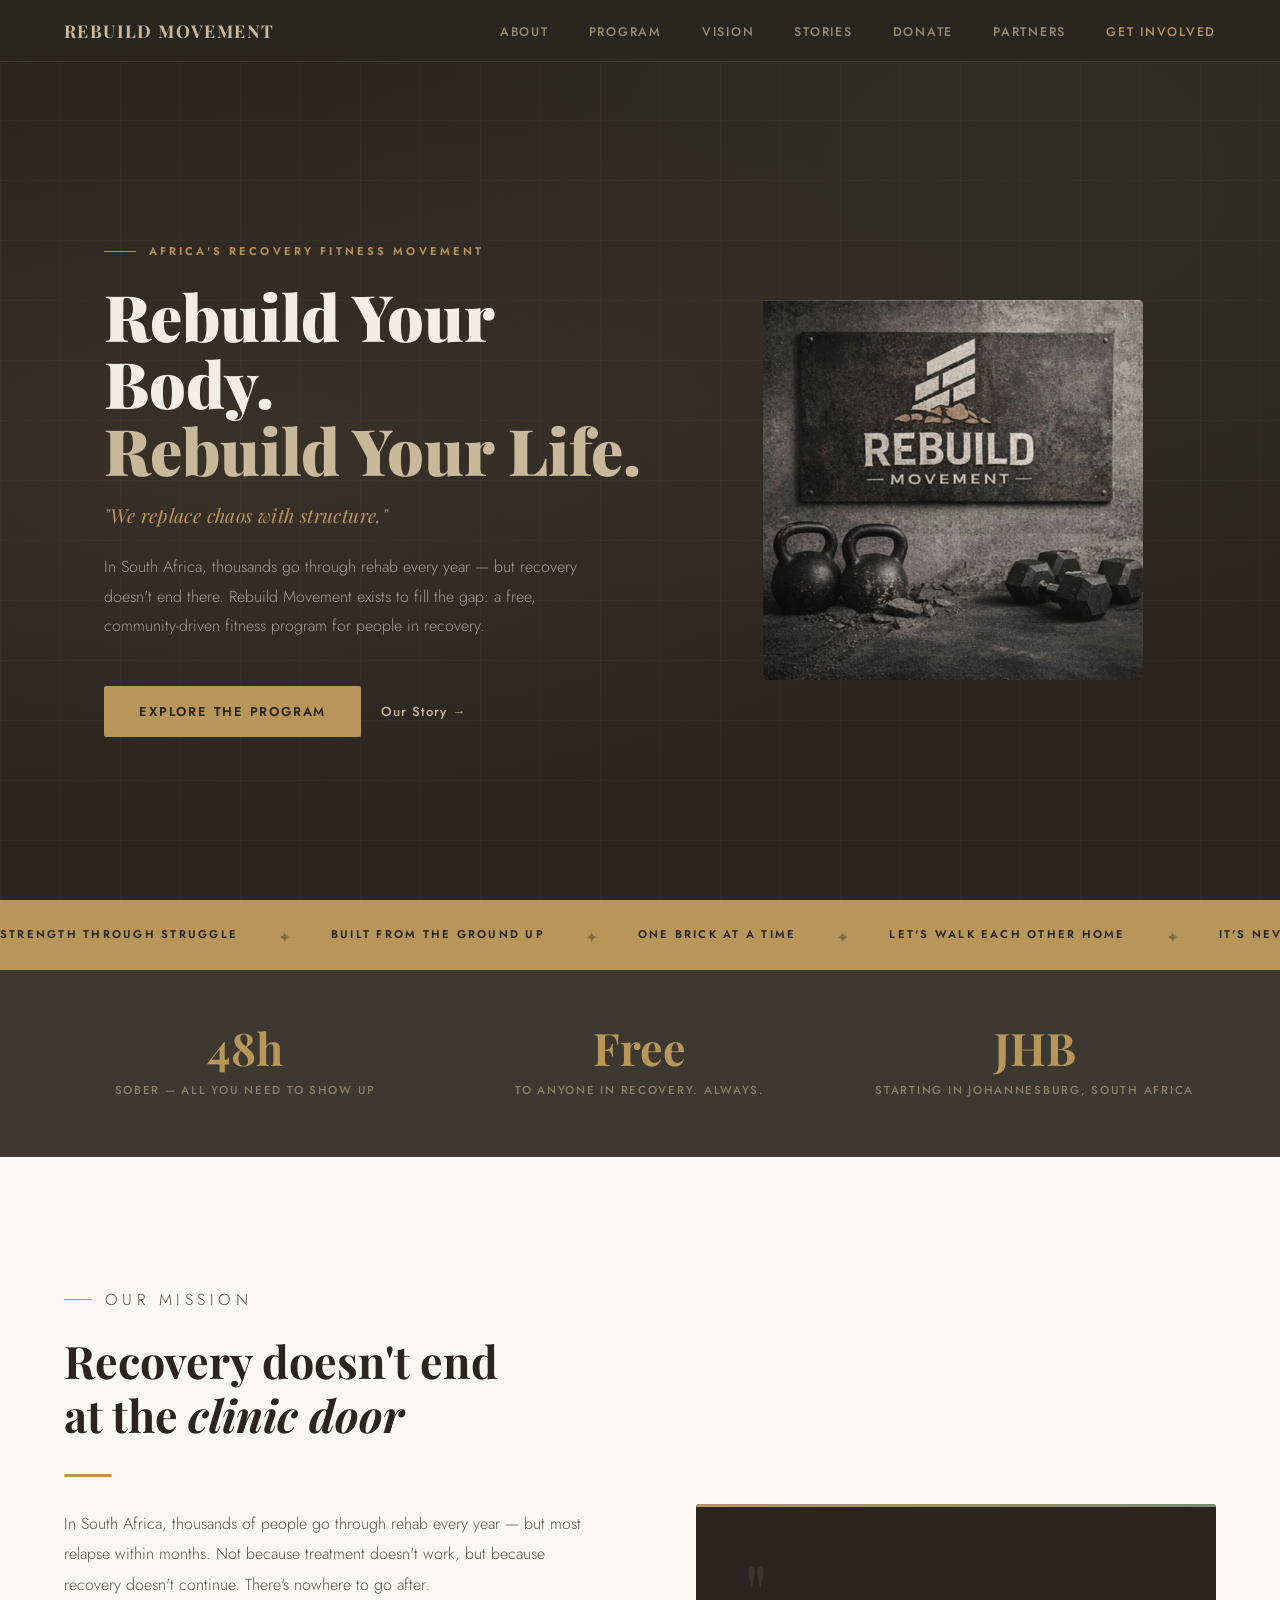
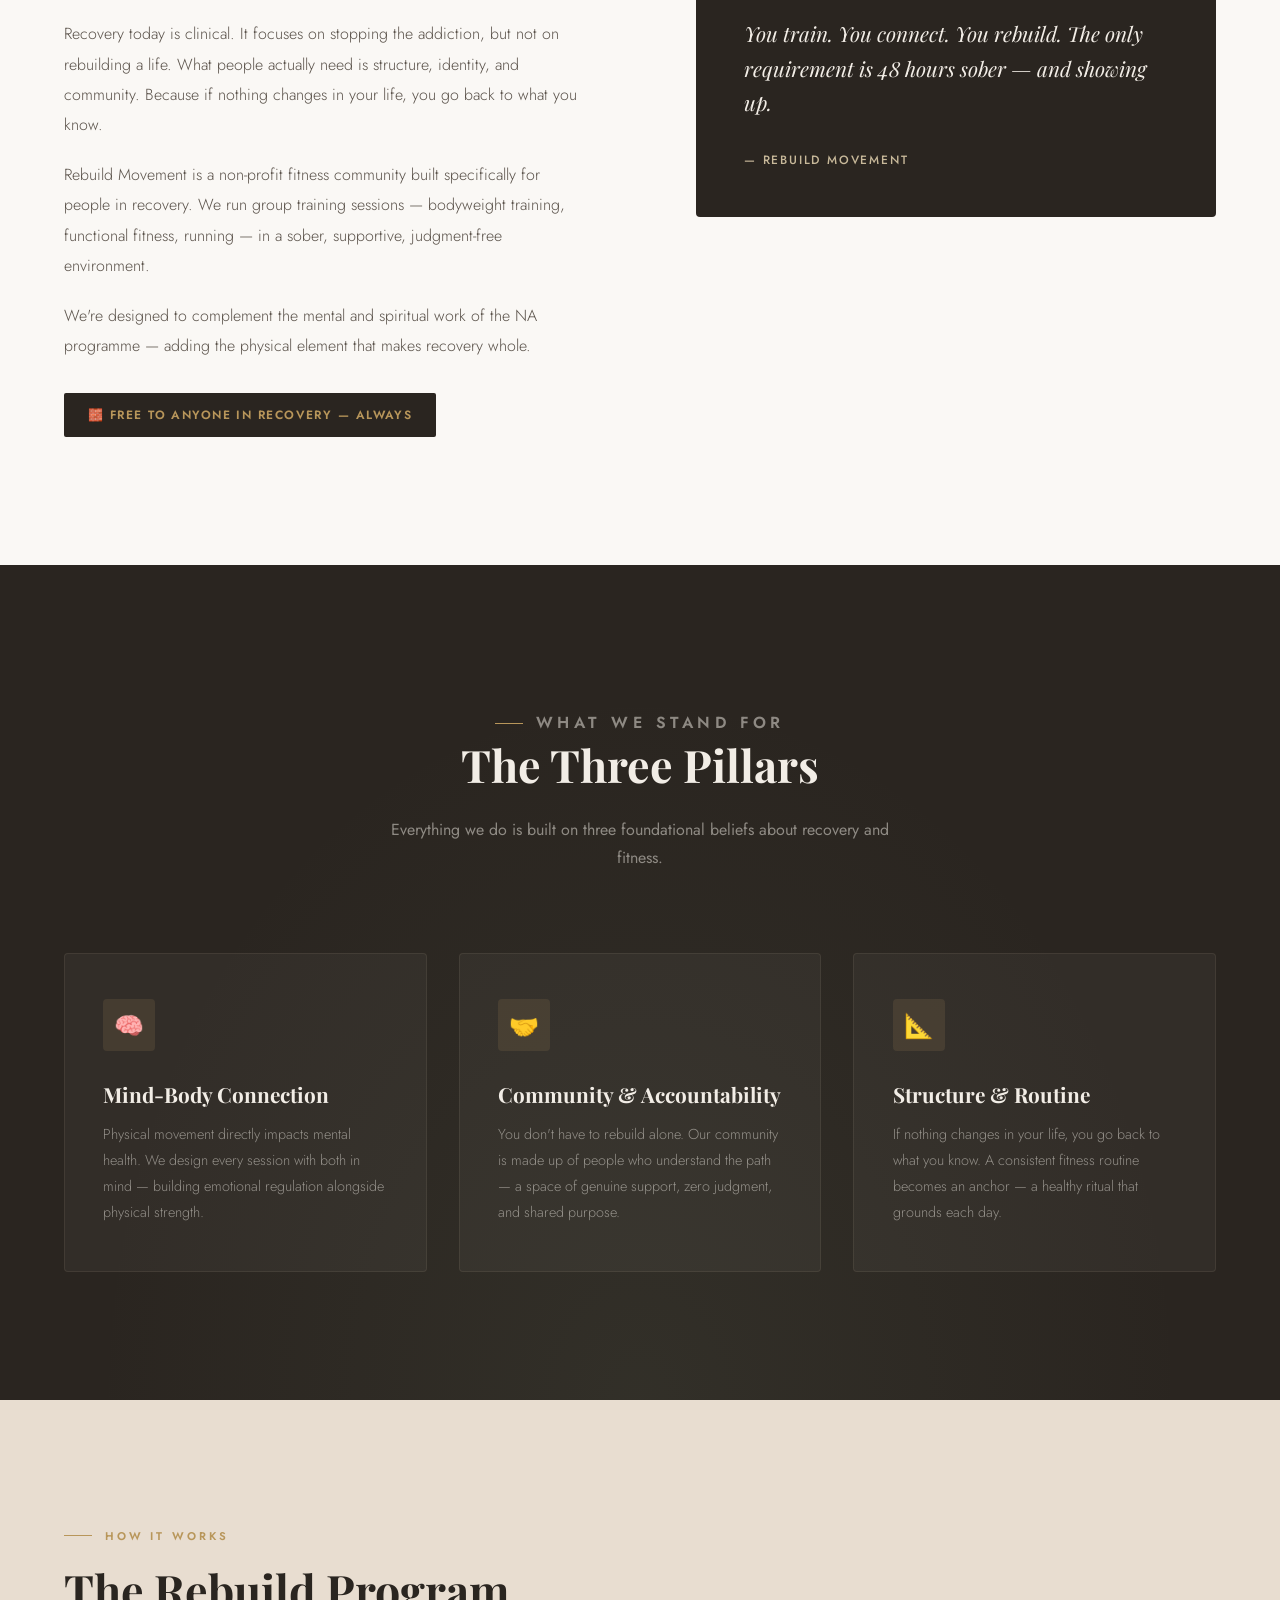
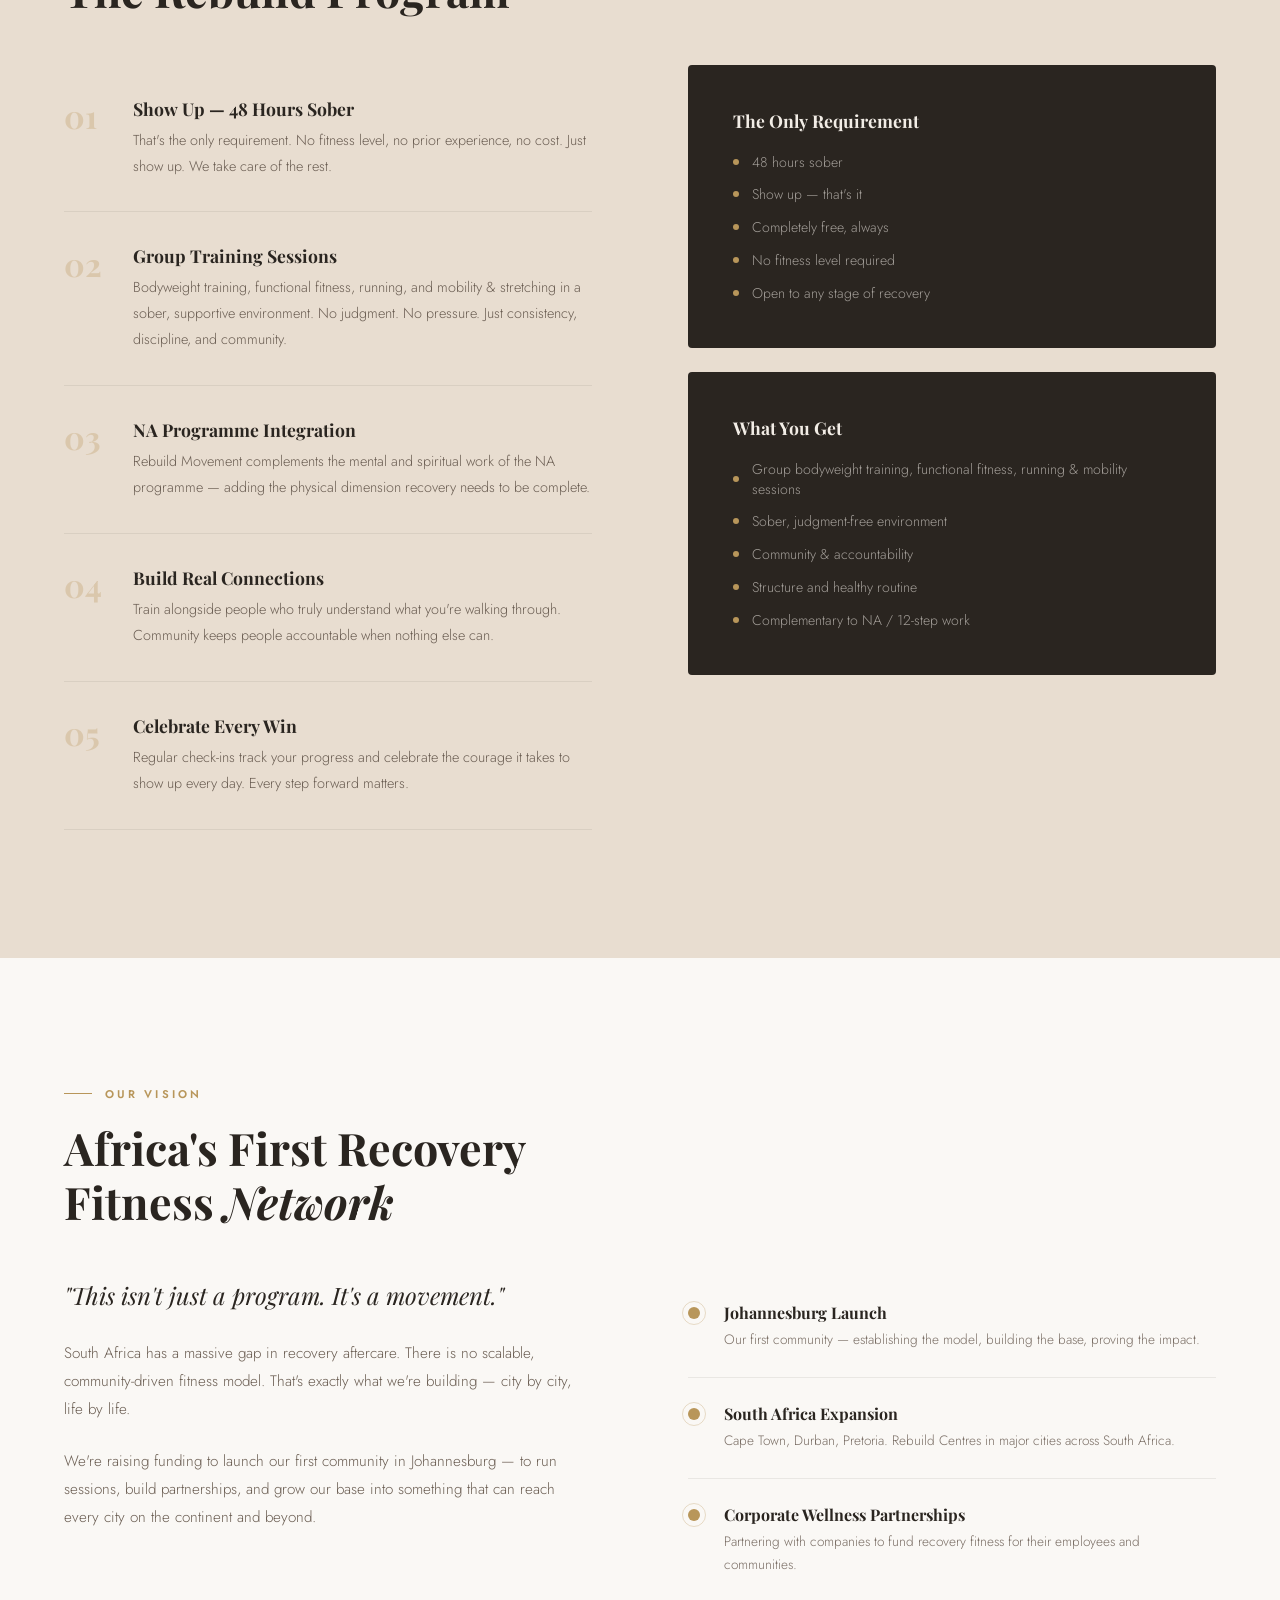
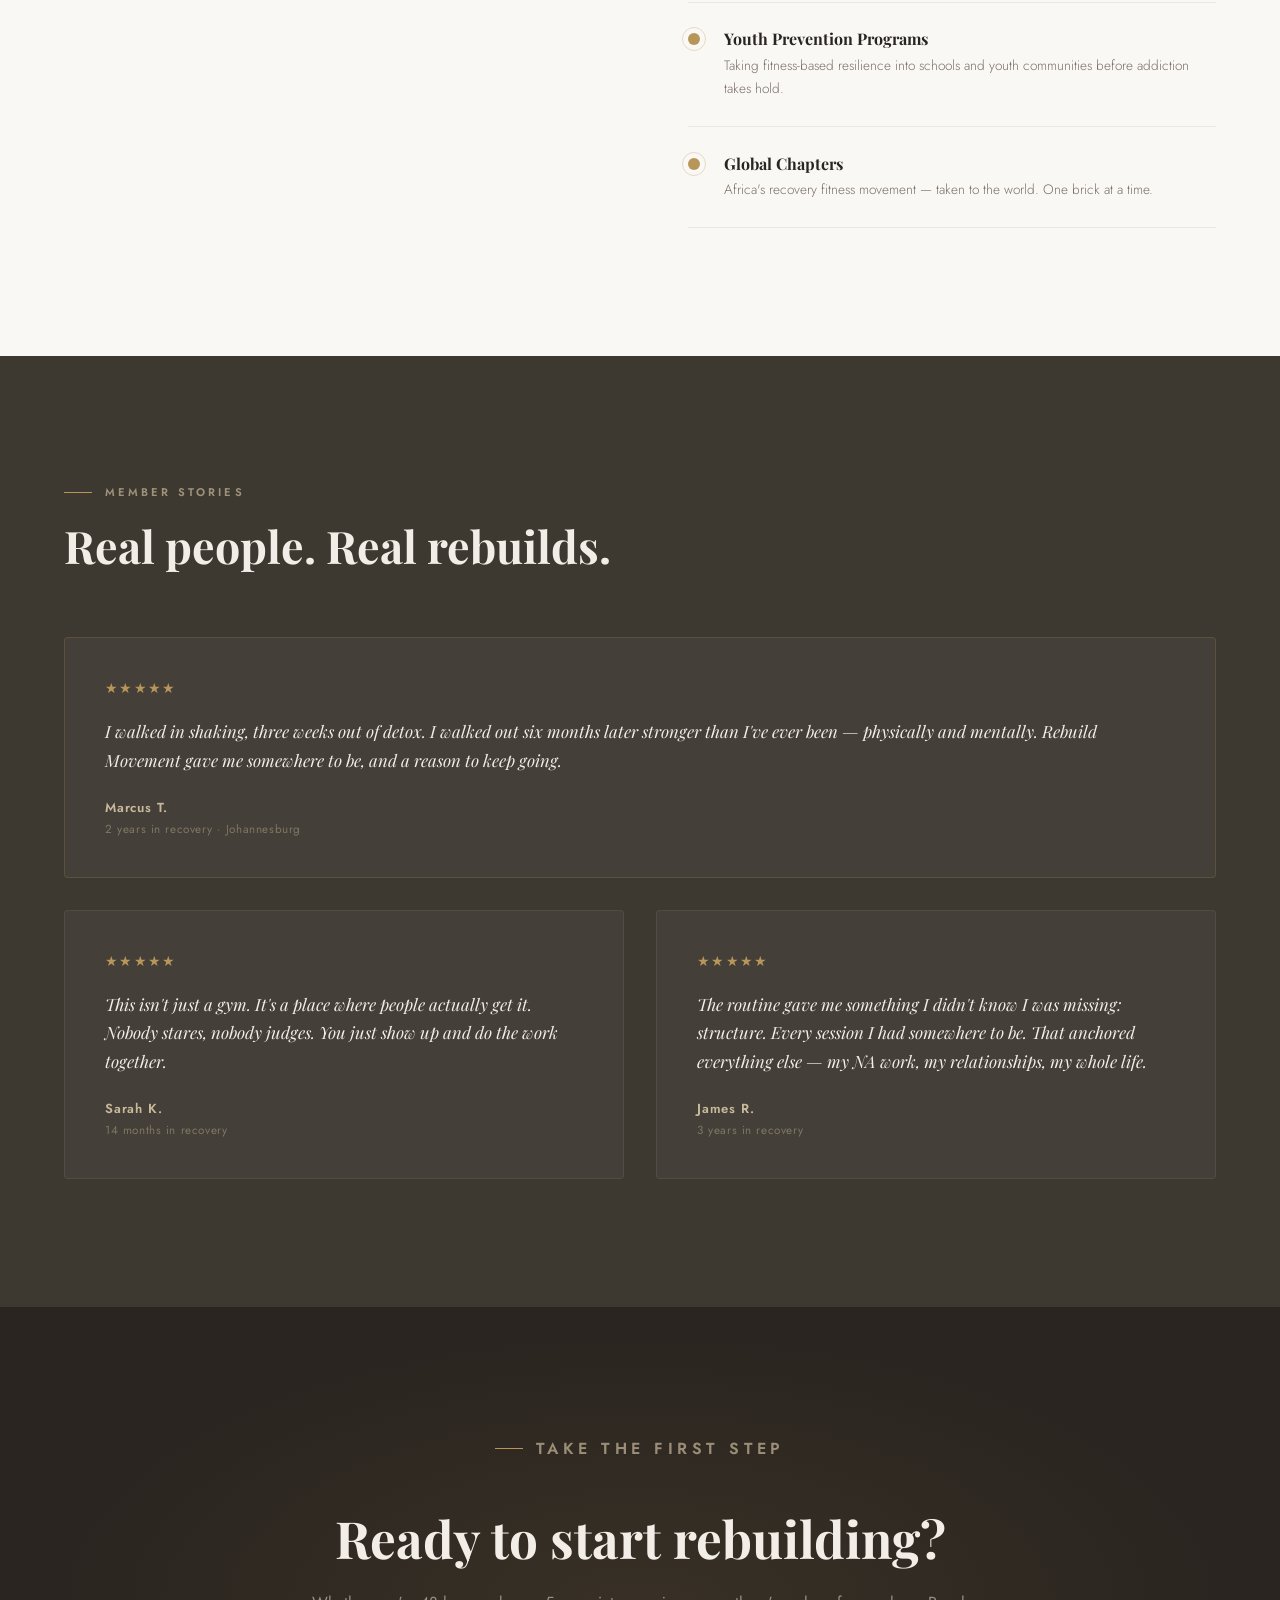
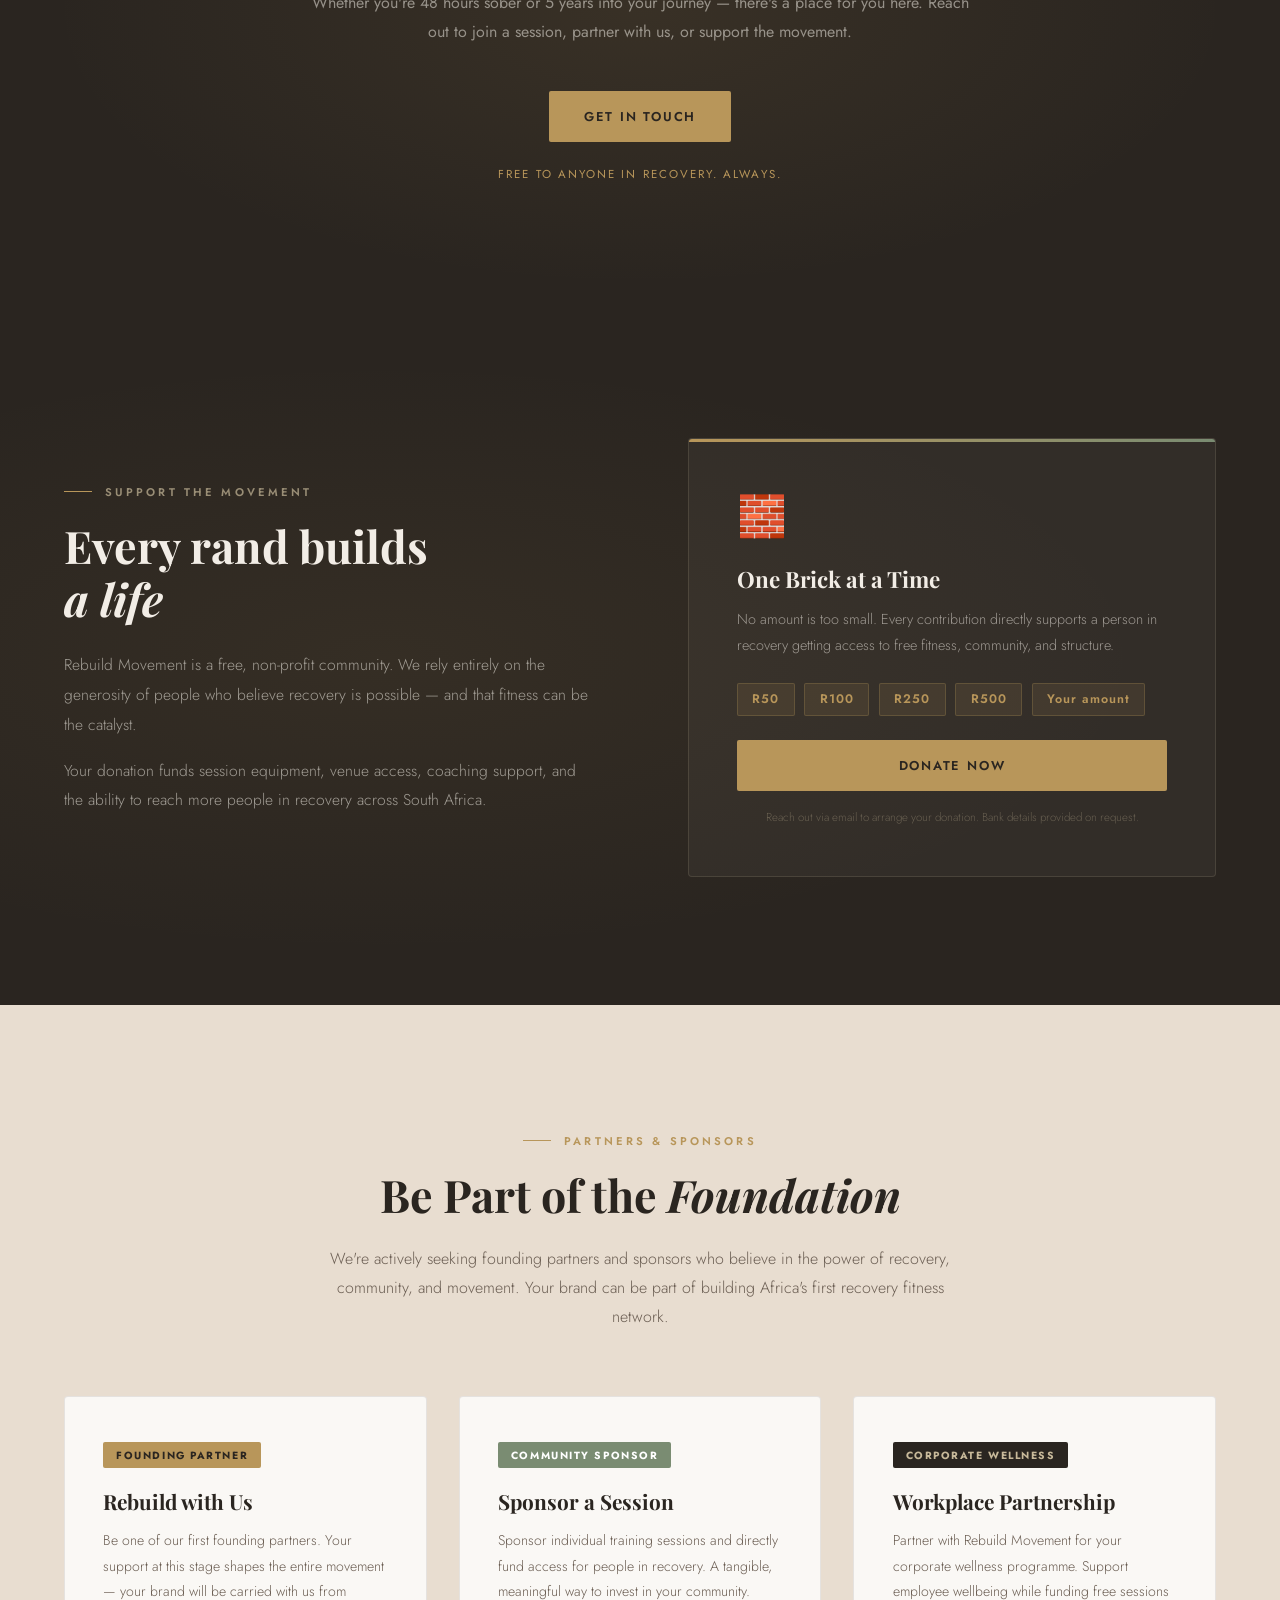
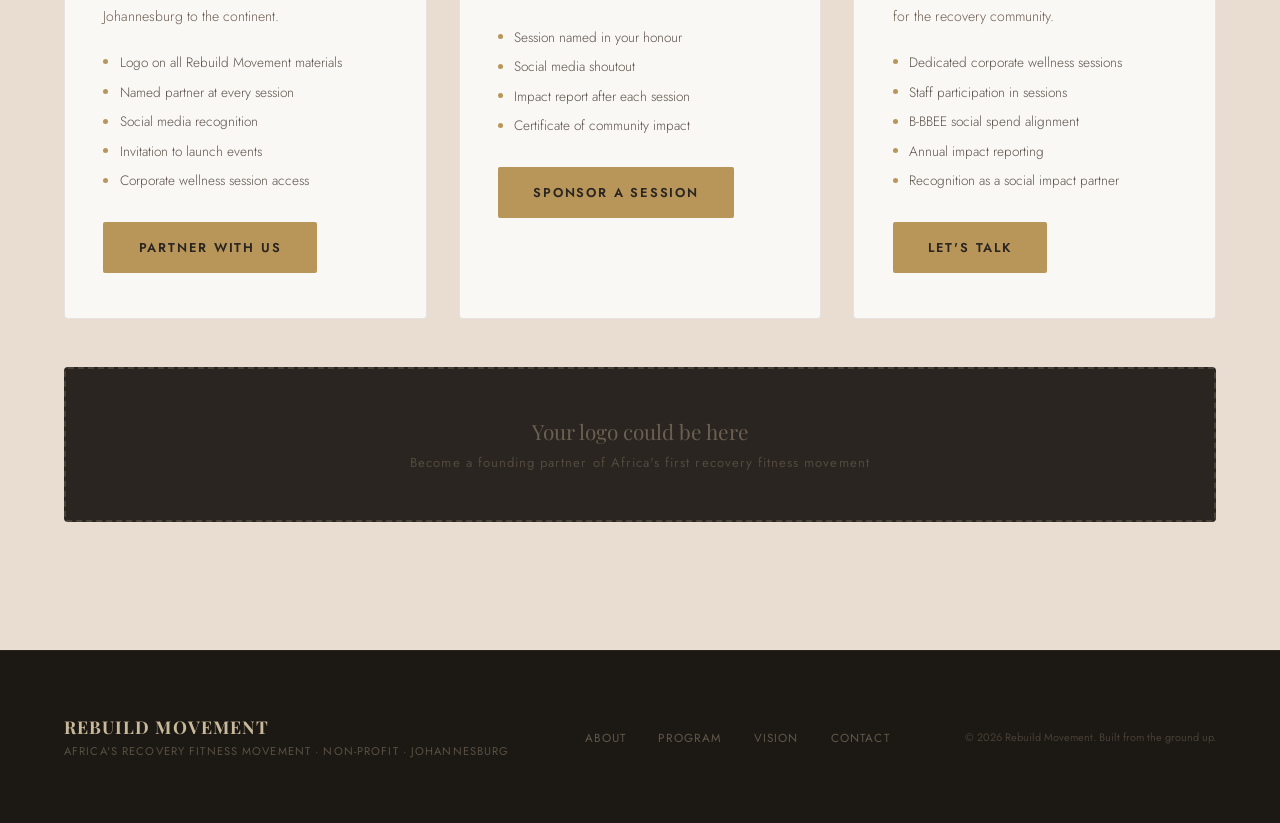
<file: index (6).html>
<!DOCTYPE html>
<html lang="en">
<head>
<meta charset="UTF-8">
<meta name="viewport" content="width=device-width, initial-scale=1.0">
<title>Rebuild Movement</title>
<link rel="preconnect" href="https://fonts.googleapis.com">
<link rel="preconnect" href="https://fonts.gstatic.com" crossorigin>
<link href="https://fonts.googleapis.com/css2?family=Playfair+Display:ital,wght@0,400;0,700;0,900;1,400;1,700&family=Jost:wght@300;400;500;600&display=swap" rel="stylesheet">
<style>
  :root {
    --stone: #2a2520;
    --ash: #3d3830;
    --sand: #c8b99a;
    --cream: #f2ede6;
    --warm-white: #faf8f5;
    --sage: #7a8c72;
    --accent: #b8965a;
    --light-sand: #e8ddd0;
  }

  * { margin: 0; padding: 0; box-sizing: border-box; }
  html { scroll-behavior: smooth; }

  body {
    font-family: 'Jost', 'Segoe UI', Arial, sans-serif;
    background: var(--warm-white);
    color: var(--stone);
    overflow-x: hidden;
  }

  nav {
    position: fixed;
    top: 0; left: 0; right: 0;
    z-index: 100;
    display: flex;
    justify-content: space-between;
    align-items: center;
    padding: 1.2rem 4rem;
    background: rgba(42, 37, 32, 0.95);
    backdrop-filter: blur(12px);
    border-bottom: 1px solid rgba(200, 185, 154, 0.15);
  }

  .nav-logo {
    font-family: 'Playfair Display', Georgia, 'Times New Roman', serif;
    font-size: 1.1rem;
    font-weight: 700;
    color: var(--sand);
    letter-spacing: 0.08em;
    text-decoration: none;
    text-transform: uppercase;
  }

  .nav-links {
    display: flex;
    gap: 2.5rem;
    list-style: none;
  }

  .nav-links a {
    color: rgba(200, 185, 154, 0.7);
    text-decoration: none;
    font-size: 0.78rem;
    font-weight: 500;
    letter-spacing: 0.14em;
    text-transform: uppercase;
    transition: color 0.3s;
  }

  .nav-links a:hover { color: var(--sand); }

  .nav-cta {
    color: var(--accent) !important;
    border: none !important;
    padding: 0.5rem 0 !important;
    white-space: nowrap;
    transition: opacity 0.3s !important;
  }

  .nav-cta:hover {
    opacity: 0.7;
    background: none !important;
    color: var(--accent) !important;
  }

  .hero {
    min-height: 100vh;
    background: var(--stone);
    position: relative;
    display: flex;
    align-items: center;
    overflow: hidden;
  }

  .hero-texture {
    position: absolute;
    inset: 0;
    background-image:
      radial-gradient(ellipse at 20% 50%, rgba(156,122,90,0.14) 0%, transparent 60%),
      radial-gradient(ellipse at 80% 20%, rgba(122,140,114,0.08) 0%, transparent 50%);
  }

  .hero-grid {
    position: absolute;
    inset: 0;
    background-image:
      linear-gradient(rgba(200,185,154,0.03) 1px, transparent 1px),
      linear-gradient(90deg, rgba(200,185,154,0.03) 1px, transparent 1px);
    background-size: 60px 60px;
  }

  .hero-content {
    position: relative;
    z-index: 2;
    max-width: 1200px;
    margin: 0 auto;
    padding: 0 4rem;
    padding-top: 80px;
    display: grid;
    grid-template-columns: 1.1fr 0.9fr;
    gap: 5rem;
    align-items: center;
    width: 100%;
  }

  .hero-eyebrow {
    font-size: 0.7rem;
    font-weight: 600;
    letter-spacing: 0.28em;
    text-transform: uppercase;
    color: var(--accent);
    margin-bottom: 1.4rem;
    display: flex;
    align-items: center;
    gap: 0.8rem;
  }

  .hero-eyebrow::before {
    content: '';
    display: block;
    width: 32px;
    height: 1px;
    background: var(--accent);
    flex-shrink: 0;
  }

  h1 {
    font-family: 'Playfair Display', Georgia, 'Times New Roman', serif;
    font-size: clamp(2.8rem, 5vw, 4.8rem);
    font-weight: 900;
    line-height: 1.05;
    color: var(--cream);
    margin-bottom: 1.2rem;
  }

  h1 em {
    font-style: normal;
    color: var(--sand);
  }

  .hero-tagline {
    font-family: 'Playfair Display', Georgia, 'Times New Roman', serif;
    font-size: 1.2rem;
    font-style: italic;
    color: var(--accent);
    margin-bottom: 1.5rem;
    letter-spacing: 0.02em;
  }

  .hero-sub {
    font-size: 1rem;
    line-height: 1.85;
    color: rgba(242,237,230,0.58);
    font-weight: 300;
    max-width: 480px;
    margin-bottom: 2.8rem;
  }

  .hero-actions {
    display: flex;
    gap: 1.2rem;
    align-items: center;
    flex-wrap: wrap;
  }

  .btn-primary {
    background: var(--accent);
    color: var(--stone);
    padding: 1rem 2.2rem;
    border: none;
    border-radius: 2px;
    font-family: 'Jost', 'Segoe UI', Arial, sans-serif;
    font-size: 0.8rem;
    font-weight: 600;
    letter-spacing: 0.14em;
    text-transform: uppercase;
    cursor: pointer;
    text-decoration: none;
    transition: all 0.3s;
    display: inline-block;
  }

  .btn-primary:hover {
    background: var(--sand);
    transform: translateY(-2px);
    box-shadow: 0 8px 30px rgba(184,150,90,0.3);
  }

  .btn-ghost {
    color: var(--sand);
    font-size: 0.82rem;
    font-weight: 500;
    letter-spacing: 0.08em;
    text-decoration: none;
    display: flex;
    align-items: center;
    gap: 0.5rem;
    transition: gap 0.3s;
  }

  .btn-ghost:hover { gap: 0.9rem; }

  .hero-right {
    display: flex;
    justify-content: center;
    align-items: center;
  }

  .logo-display {
    width: 380px;
    height: 380px;
    border-radius: 4px;
    display: flex;
    align-items: center;
    justify-content: center;
    position: relative;
    overflow: hidden;
  }

  .logo-display img {
    width: 100%;
    height: 100%;
    object-fit: cover;
    border-radius: 4px;
  }

  .manifesto-bar {
    background: var(--accent);
    padding: 1.3rem 0;
    overflow: hidden;
    white-space: nowrap;
  }

  .manifesto-track {
    display: inline-flex;
    gap: 2.5rem;
    animation: scroll 35s linear infinite;
  }

  .manifesto-item {
    font-size: 0.7rem;
    font-weight: 600;
    letter-spacing: 0.2em;
    text-transform: uppercase;
    color: var(--stone);
    flex-shrink: 0;
  }

  .manifesto-sep {
    color: rgba(42,37,32,0.4);
    flex-shrink: 0;
  }

  @keyframes scroll {
    0% { transform: translateX(0); }
    100% { transform: translateX(-50%); }
  }

  .stats-bar {
    background: var(--ash);
    border-bottom: 1px solid rgba(200,185,154,0.08);
    padding: 2.5rem 4rem;
  }

  .stats-inner {
    max-width: 1200px;
    margin: 0 auto;
    display: grid;
    grid-template-columns: repeat(3, 1fr);
    gap: 2rem;
    text-align: center;
  }

  .stat-item { padding: 1rem; }

  .stat-num {
    font-family: 'Playfair Display', Georgia, 'Times New Roman', serif;
    font-size: 2.8rem;
    font-weight: 700;
    color: var(--accent);
    line-height: 1;
    display: block;
    margin-bottom: 0.4rem;
  }

  .stat-label {
    font-size: 0.72rem;
    letter-spacing: 0.15em;
    text-transform: uppercase;
    color: rgba(200,185,154,0.55);
    font-weight: 500;
  }

  .section-inner { max-width: 1200px; margin: 0 auto; }

  .section-label {
    font-size: 0.7rem;
    font-weight: 600;
    letter-spacing: 0.28em;
    text-transform: uppercase;
    color: var(--accent);
    margin-bottom: 1.2rem;
    display: flex;
    align-items: center;
    gap: 0.8rem;
  }

  .section-label::before {
    content: '';
    display: block;
    width: 28px;
    height: 1px;
    background: var(--accent);
    flex-shrink: 0;
  }

  h2 {
    font-family: 'Playfair Display', Georgia, 'Times New Roman', serif;
    font-size: clamp(2rem, 3.5vw, 3rem);
    font-weight: 700;
    line-height: 1.2;
    color: var(--stone);
    margin-bottom: 1.5rem;
  }

  .divider {
    width: 48px;
    height: 3px;
    background: var(--accent);
    margin: 2rem 0;
    border-radius: 2px;
  }

  .about {
    padding: 8rem 4rem;
    background: var(--warm-white);
  }

  .about-grid {
    display: grid;
    grid-template-columns: 1fr 1fr;
    gap: 7rem;
    align-items: center;
  }

  .about-text p {
    font-size: 1rem;
    line-height: 1.9;
    color: #5a524a;
    font-weight: 300;
    margin-bottom: 1.2rem;
  }

  .free-badge {
    display: inline-flex;
    align-items: center;
    gap: 0.7rem;
    background: var(--stone);
    color: var(--accent);
    padding: 0.8rem 1.5rem;
    border-radius: 2px;
    font-size: 0.75rem;
    font-weight: 600;
    letter-spacing: 0.12em;
    text-transform: uppercase;
    margin-top: 0.8rem;
  }

  .about-card {
    background: var(--stone);
    border-radius: 4px;
    padding: 3rem;
    position: relative;
    overflow: hidden;
  }

  .about-card::before {
    content: '';
    position: absolute;
    top: 0; left: 0; right: 0;
    height: 3px;
    background: linear-gradient(90deg, var(--accent), var(--sage));
  }

  .quote-mark {
    font-family: 'Playfair Display', Georgia, 'Times New Roman', serif;
    font-size: 5rem;
    color: rgba(184,150,90,0.15);
    line-height: 1;
    margin-bottom: -1rem;
    display: block;
  }

  .quote-text {
    font-family: 'Playfair Display', Georgia, 'Times New Roman', serif;
    font-size: 1.3rem;
    line-height: 1.65;
    color: var(--cream);
    font-style: italic;
    margin-bottom: 2rem;
  }

  .quote-attr {
    font-size: 0.75rem;
    letter-spacing: 0.15em;
    text-transform: uppercase;
    color: var(--sand);
    font-weight: 500;
  }

  .pillars {
    padding: 8rem 4rem;
    background: var(--stone);
    position: relative;
    overflow: hidden;
  }

  .pillars::before {
    content: '';
    position: absolute;
    inset: 0;
    background: radial-gradient(ellipse at 50% 100%, rgba(122,140,114,0.1) 0%, transparent 60%);
  }

  .pillars-header {
    text-align: center;
    margin-bottom: 5rem;
    position: relative;
    z-index: 1;
  }

  .pillars-header h2 { color: var(--cream); }

  .pillars-header p {
    font-size: 1rem;
    line-height: 1.8;
    color: rgba(242,237,230,0.5);
    max-width: 500px;
    margin: 1rem auto 0;
  }

  .pillars-grid {
    display: grid;
    grid-template-columns: repeat(3, 1fr);
    gap: 2rem;
    position: relative;
    z-index: 1;
    max-width: 1200px;
    margin: 0 auto;
  }

  .pillar-card {
    background: rgba(255,255,255,0.04);
    border: 1px solid rgba(200,185,154,0.1);
    border-radius: 4px;
    padding: 2.8rem 2.4rem;
    transition: all 0.4s;
    position: relative;
    overflow: hidden;
  }

  .pillar-card::after {
    content: '';
    position: absolute;
    bottom: 0; left: 0; right: 0;
    height: 2px;
    background: linear-gradient(90deg, var(--accent), transparent);
    transform: scaleX(0);
    transform-origin: left;
    transition: transform 0.4s;
  }

  .pillar-card:hover {
    background: rgba(255,255,255,0.07);
    border-color: rgba(200,185,154,0.25);
    transform: translateY(-4px);
  }

  .pillar-card:hover::after { transform: scaleX(1); }

  .pillar-icon {
    width: 52px;
    height: 52px;
    background: rgba(184,150,90,0.14);
    border-radius: 4px;
    display: flex;
    align-items: center;
    justify-content: center;
    font-size: 1.5rem;
    margin-bottom: 1.8rem;
  }

  .pillar-card h3 {
    font-family: 'Playfair Display', Georgia, 'Times New Roman', serif;
    font-size: 1.3rem;
    font-weight: 700;
    color: var(--cream);
    margin-bottom: 0.9rem;
  }

  .pillar-card p {
    font-size: 0.9rem;
    line-height: 1.8;
    color: rgba(242,237,230,0.5);
    font-weight: 300;
  }

  .program {
    padding: 8rem 4rem;
    background: var(--light-sand);
  }

  .program-grid {
    display: grid;
    grid-template-columns: 1fr 1fr;
    gap: 6rem;
    align-items: start;
    max-width: 1200px;
    margin: 3rem auto 0;
  }

  .step {
    display: flex;
    gap: 1.8rem;
    padding: 2rem 0;
    border-bottom: 1px solid rgba(42,37,32,0.08);
    transition: padding-left 0.3s;
  }

  .step:hover { padding-left: 0.5rem; }

  .step-num {
    font-family: 'Playfair Display', Georgia, 'Times New Roman', serif;
    font-size: 2rem;
    font-weight: 700;
    color: rgba(184,150,90,0.3);
    min-width: 2.5rem;
    line-height: 1;
    padding-top: 0.2rem;
  }

  .step-content h3 {
    font-family: 'Playfair Display', Georgia, 'Times New Roman', serif;
    font-size: 1.1rem;
    font-weight: 700;
    color: var(--stone);
    margin-bottom: 0.5rem;
  }

  .step-content p {
    font-size: 0.9rem;
    line-height: 1.8;
    color: #6b5e53;
    font-weight: 300;
  }

  .program-info { position: sticky; top: 120px; }

  .info-card {
    background: var(--stone);
    border-radius: 4px;
    padding: 2.8rem;
    margin-bottom: 1.5rem;
  }

  .info-card h3 {
    font-family: 'Playfair Display', Georgia, 'Times New Roman', serif;
    font-size: 1.1rem;
    color: var(--cream);
    margin-bottom: 1.2rem;
  }

  .info-list {
    list-style: none;
    display: flex;
    flex-direction: column;
    gap: 0.8rem;
  }

  .info-list li {
    font-size: 0.88rem;
    color: rgba(242,237,230,0.6);
    display: flex;
    align-items: center;
    gap: 0.8rem;
    font-weight: 300;
  }

  .info-list li::before {
    content: '';
    width: 6px;
    height: 6px;
    border-radius: 50%;
    background: var(--accent);
    flex-shrink: 0;
  }

  .vision {
    padding: 8rem 4rem;
    background: var(--warm-white);
  }

  .vision-grid {
    display: grid;
    grid-template-columns: 1fr 1fr;
    gap: 6rem;
    align-items: start;
    max-width: 1200px;
    margin: 3rem auto 0;
  }

  .vision-statement {
    font-family: 'Playfair Display', Georgia, 'Times New Roman', serif;
    font-size: 1.5rem;
    font-style: italic;
    line-height: 1.6;
    color: var(--stone);
    margin-bottom: 1.5rem;
  }

  .vision-sub {
    font-size: 0.95rem;
    line-height: 1.85;
    color: #6b5e53;
    font-weight: 300;
    margin-bottom: 1.5rem;
  }

  .roadmap { display: flex; flex-direction: column; gap: 0; }

  .roadmap-item {
    display: flex;
    align-items: flex-start;
    gap: 1.5rem;
    padding: 1.6rem 0;
    border-bottom: 1px solid rgba(42,37,32,0.08);
  }

  .roadmap-dot {
    width: 12px;
    height: 12px;
    border-radius: 50%;
    background: var(--accent);
    flex-shrink: 0;
    margin-top: 5px;
    position: relative;
  }

  .roadmap-dot::after {
    content: '';
    position: absolute;
    top: 50%;
    left: 50%;
    transform: translate(-50%, -50%);
    width: 22px;
    height: 22px;
    border-radius: 50%;
    border: 1px solid rgba(184,150,90,0.3);
  }

  .roadmap-content h4 {
    font-family: 'Playfair Display', Georgia, 'Times New Roman', serif;
    font-size: 1rem;
    font-weight: 700;
    color: var(--stone);
    margin-bottom: 0.3rem;
  }

  .roadmap-content p {
    font-size: 0.85rem;
    line-height: 1.7;
    color: #7a6e65;
    font-weight: 300;
  }

  .testimonials {
    padding: 8rem 4rem;
    background: var(--ash);
  }

  .testimonials-header {
    max-width: 1200px;
    margin: 0 auto 4rem;
  }

  .testimonials-header h2 { color: var(--cream); }

  .testimonials-grid {
    display: grid;
    grid-template-columns: repeat(2, 1fr);
    gap: 2rem;
    max-width: 1200px;
    margin: 0 auto;
  }

  .testimonial-card {
    background: rgba(255,255,255,0.04);
    border: 1px solid rgba(200,185,154,0.1);
    border-radius: 4px;
    padding: 2.5rem;
    transition: all 0.3s;
  }

  .testimonial-card:hover {
    border-color: rgba(200,185,154,0.25);
    transform: translateY(-2px);
  }

  .testimonial-card:first-child {
    grid-column: 1 / -1;
    border-color: rgba(184,150,90,0.2);
  }

  .t-stars {
    color: var(--accent);
    font-size: 0.85rem;
    letter-spacing: 0.1em;
    margin-bottom: 1.2rem;
  }

  .t-text {
    font-family: 'Playfair Display', Georgia, 'Times New Roman', serif;
    font-size: 1.05rem;
    line-height: 1.7;
    color: var(--cream);
    font-style: italic;
    margin-bottom: 1.5rem;
  }

  .t-name {
    font-size: 0.82rem;
    font-weight: 600;
    color: var(--sand);
    letter-spacing: 0.06em;
  }

  .t-meta {
    font-size: 0.73rem;
    color: rgba(200,185,154,0.45);
    margin-top: 0.2rem;
    letter-spacing: 0.05em;
  }

  .cta-section {
    padding: 8rem 4rem;
    background: var(--stone);
    text-align: center;
    position: relative;
    overflow: hidden;
  }

  .cta-section::before {
    content: '';
    position: absolute;
    inset: 0;
    background: radial-gradient(ellipse at center, rgba(184,150,90,0.1) 0%, transparent 65%);
  }

  .cta-inner {
    position: relative;
    z-index: 1;
    max-width: 680px;
    margin: 0 auto;
  }

  .cta-section h2 {
    color: var(--cream);
    font-size: clamp(1.8rem, 4vw, 3.2rem);
    margin-bottom: 1.2rem;
  }

  .cta-section p {
    font-size: 1rem;
    line-height: 1.8;
    color: rgba(242,237,230,0.52);
    margin-bottom: 2.8rem;
  }

  .cta-qualifier {
    font-size: 0.72rem;
    letter-spacing: 0.18em;
    text-transform: uppercase;
    color: var(--accent);
    margin-top: 1.5rem;
    display: block;
  }

  footer {
    background: rgba(28,24,20,1);
    padding: 4rem;
    border-top: 1px solid rgba(200,185,154,0.08);
  }

  .footer-inner {
    max-width: 1200px;
    margin: 0 auto;
    display: flex;
    justify-content: space-between;
    align-items: center;
  }

  .footer-brand {
    font-family: 'Playfair Display', Georgia, 'Times New Roman', serif;
    font-size: 1.1rem;
    font-weight: 700;
    color: var(--sand);
    letter-spacing: 0.06em;
  }

  .footer-tagline {
    font-size: 0.7rem;
    color: rgba(200,185,154,0.35);
    margin-top: 0.3rem;
    letter-spacing: 0.1em;
    text-transform: uppercase;
  }

  .footer-links {
    display: flex;
    gap: 2rem;
    list-style: none;
  }

  .footer-links a {
    font-size: 0.73rem;
    color: rgba(200,185,154,0.4);
    text-decoration: none;
    letter-spacing: 0.1em;
    text-transform: uppercase;
    transition: color 0.3s;
  }

  .footer-links a:hover { color: var(--sand); }

  .footer-copy {
    font-size: 0.68rem;
    color: rgba(200,185,154,0.25);
  }

  @keyframes fadeUp {
    from { opacity: 0; transform: translateY(28px); }
    to { opacity: 1; transform: translateY(0); }
  }

  .hero-eyebrow { animation: fadeUp 0.8s ease forwards; }
  h1 { animation: fadeUp 0.8s 0.12s ease both; }
  .hero-tagline { animation: fadeUp 0.8s 0.22s ease both; }
  .hero-sub { animation: fadeUp 0.8s 0.32s ease both; }
  .hero-actions { animation: fadeUp 0.8s 0.44s ease both; }
  .logo-display { animation: fadeUp 0.9s 0.28s ease both; }

  .reveal {
    opacity: 0;
    transform: translateY(22px);
    transition: opacity 0.7s ease, transform 0.7s ease;
  }
  .reveal.visible {
    opacity: 1;
    transform: translateY(0);
  }

  @media (max-width: 900px) {
    nav { padding: 1rem 1.5rem; }
    .nav-links { display: none; }
    .hero-content, .about-grid, .program-grid, .pillars-grid, .testimonials-grid, .vision-grid {
      grid-template-columns: 1fr;
    }
    .hero-content { gap: 3rem; padding: 6rem 1.5rem 4rem; }
    .about, .pillars, .program, .testimonials, .cta-section, .vision, footer {
      padding: 5rem 1.5rem;
    }
    .stats-bar { padding: 2rem 1.5rem; }
    .stats-inner { grid-template-columns: 1fr; gap: 1.5rem; }
    .footer-inner { flex-direction: column; gap: 1.5rem; text-align: center; }
    .testimonial-card:first-child { grid-column: 1; }
    .program-info { position: static; }
    .logo-display { width: 280px; height: 280px; }
  }

  /* DONATE */
  .donate-section {
    padding: 8rem 4rem;
    background: var(--stone);
    position: relative;
    overflow: hidden;
  }

  .donate-section::before {
    content: '';
    position: absolute;
    inset: 0;
    background: radial-gradient(ellipse at 30% 50%, rgba(184,150,90,0.08) 0%, transparent 60%);
  }

  .donate-grid {
    display: grid;
    grid-template-columns: 1fr 1fr;
    gap: 6rem;
    align-items: center;
    max-width: 1200px;
    margin: 0 auto;
    position: relative;
    z-index: 1;
  }

  .donate-text {
    font-size: 0.98rem;
    line-height: 1.9;
    color: rgba(242,237,230,0.58);
    font-weight: 300;
    margin-bottom: 1rem;
  }

  .donate-card {
    background: rgba(255,255,255,0.04);
    border: 1px solid rgba(200,185,154,0.15);
    border-radius: 4px;
    padding: 3rem;
    position: relative;
    overflow: hidden;
  }

  .donate-card::before {
    content: '';
    position: absolute;
    top: 0; left: 0; right: 0;
    height: 3px;
    background: linear-gradient(90deg, var(--accent), var(--sage));
  }

  .donate-card-icon {
    font-size: 2.5rem;
    margin-bottom: 1.2rem;
  }

  .donate-card h3 {
    font-family: 'Playfair Display', Georgia, serif;
    font-size: 1.4rem;
    color: var(--cream);
    margin-bottom: 0.8rem;
  }

  .donate-card p {
    font-size: 0.9rem;
    line-height: 1.8;
    color: rgba(242,237,230,0.55);
    font-weight: 300;
    margin-bottom: 1.5rem;
  }

  .donate-amounts {
    display: flex;
    flex-wrap: wrap;
    gap: 0.6rem;
    margin-bottom: 0.5rem;
  }

  .amount-tag {
    background: rgba(184,150,90,0.12);
    border: 1px solid rgba(184,150,90,0.25);
    color: var(--accent);
    padding: 0.4rem 0.9rem;
    border-radius: 2px;
    font-size: 0.78rem;
    font-weight: 600;
    letter-spacing: 0.08em;
    cursor: pointer;
    transition: all 0.3s;
  }

  .amount-tag:hover {
    background: rgba(184,150,90,0.25);
  }

  .donate-note {
    font-size: 0.72rem !important;
    color: rgba(200,185,154,0.35) !important;
    text-align: center;
    margin-top: 1rem !important;
    margin-bottom: 0 !important;
  }

  /* SPONSORS */
  .sponsors-section {
    padding: 8rem 4rem;
    background: var(--light-sand);
  }

  .sponsors-sub {
    font-size: 1rem;
    line-height: 1.8;
    color: #6b5e53;
    max-width: 620px;
    margin: 1rem auto 0;
    text-align: center;
    font-weight: 300;
  }

  .sponsor-tiers {
    display: grid;
    grid-template-columns: repeat(3, 1fr);
    gap: 2rem;
    max-width: 1200px;
    margin: 4rem auto 3rem;
  }

  .sponsor-tier {
    background: var(--warm-white);
    border: 1px solid rgba(42,37,32,0.1);
    border-radius: 4px;
    padding: 2.8rem 2.4rem;
    position: relative;
    transition: all 0.3s;
  }

  .sponsor-tier:hover {
    transform: translateY(-4px);
    box-shadow: 0 12px 40px rgba(42,37,32,0.08);
  }

  .tier-badge {
    display: inline-block;
    background: var(--accent);
    color: var(--stone);
    font-size: 0.65rem;
    font-weight: 700;
    letter-spacing: 0.15em;
    text-transform: uppercase;
    padding: 0.35rem 0.8rem;
    border-radius: 2px;
    margin-bottom: 1.2rem;
  }

  .tier-badge--community { background: var(--sage); color: white; }
  .tier-badge--corporate { background: var(--stone); color: var(--sand); }

  .sponsor-tier h3 {
    font-family: 'Playfair Display', Georgia, serif;
    font-size: 1.3rem;
    color: var(--stone);
    margin-bottom: 0.8rem;
  }

  .sponsor-tier > p {
    font-size: 0.88rem;
    line-height: 1.8;
    color: #6b5e53;
    font-weight: 300;
    margin-bottom: 1.4rem;
  }

  .tier-benefits {
    list-style: none;
    display: flex;
    flex-direction: column;
    gap: 0.6rem;
    margin-bottom: 0.5rem;
  }

  .tier-benefits li {
    font-size: 0.85rem;
    color: #5a524a;
    display: flex;
    align-items: center;
    gap: 0.7rem;
    font-weight: 300;
  }

  .tier-benefits li::before {
    content: '';
    width: 5px;
    height: 5px;
    border-radius: 50%;
    background: var(--accent);
    flex-shrink: 0;
  }

  .sponsor-placeholder {
    background: var(--stone);
    border: 2px dashed rgba(200,185,154,0.2);
    border-radius: 4px;
    padding: 3rem;
    text-align: center;
    max-width: 1200px;
    margin: 0 auto;
  }

  .sponsor-placeholder-text {
    font-family: 'Playfair Display', Georgia, serif;
    font-size: 1.3rem;
    color: rgba(200,185,154,0.4);
    margin-bottom: 0.5rem;
  }

  .sponsor-placeholder-sub {
    font-size: 0.82rem;
    color: rgba(200,185,154,0.25);
    letter-spacing: 0.08em;
  }

  /* MODAL */
  .modal-overlay {
    position: fixed;
    inset: 0;
    background: rgba(20,16,12,0.88);
    z-index: 999;
    display: none;
    align-items: center;
    justify-content: center;
    padding: 2rem;
    backdrop-filter: blur(6px);
  }

  .modal-overlay.active {
    display: flex;
  }

  .modal-box {
    background: var(--warm-white);
    border-radius: 4px;
    max-width: 900px;
    width: 100%;
    display: grid;
    grid-template-columns: 1fr 1.4fr;
    overflow: hidden;
    position: relative;
    max-height: 92vh;
    overflow-y: auto;
    box-shadow: 0 40px 100px rgba(0,0,0,0.5);
  }

  .modal-close {
    position: absolute;
    top: 1.2rem;
    right: 1.2rem;
    background: rgba(42,37,32,0.15);
    border: none;
    color: var(--stone);
    width: 36px;
    height: 36px;
    border-radius: 50%;
    cursor: pointer;
    font-size: 0.85rem;
    display: flex;
    align-items: center;
    justify-content: center;
    z-index: 10;
    transition: background 0.2s;
  }

  .modal-close:hover { background: rgba(42,37,32,0.25); }

  .modal-left {
    background: var(--stone);
    padding: 3.5rem 2.5rem;
    display: flex;
    flex-direction: column;
    justify-content: space-between;
    position: relative;
    overflow: hidden;
  }

  .modal-left::before {
    content: '';
    position: absolute;
    inset: 0;
    background: radial-gradient(ellipse at 50% 80%, rgba(184,150,90,0.12) 0%, transparent 65%);
  }

  .modal-logo-text {
    font-family: 'Playfair Display', Georgia, serif;
    font-size: 2.6rem;
    font-weight: 900;
    color: var(--cream);
    letter-spacing: 0.06em;
    line-height: 1.1;
    position: relative;
    z-index: 1;
  }

  .modal-logo-text span {
    font-size: 2.6rem;
    letter-spacing: 0.2em;
    color: var(--accent);
    font-weight: 900;
    display: block;
    margin-top: 0.1rem;
    line-height: 1.1;
  }

  .modal-tagline {
    font-family: 'Playfair Display', Georgia, serif;
    font-size: 1.5rem;
    font-style: italic;
    font-weight: 700;
    color: rgba(242,237,230,0.85);
    line-height: 1.5;
    position: relative;
    z-index: 1;
    margin: 2rem 0;
  }

  .modal-contact-info {
    display: flex;
    flex-direction: column;
    gap: 0.7rem;
    position: relative;
    z-index: 1;
  }

  .modal-info-item {
    display: flex;
    align-items: center;
    gap: 0.8rem;
    font-size: 0.95rem;
    color: rgba(200,185,154,0.85);
    font-weight: 400;
  }

  .modal-info-item a {
    color: rgba(200,185,154,0.7);
    text-decoration: none;
    transition: color 0.2s;
  }

  .modal-info-item a:hover { color: var(--sand); }

  .modal-info-icon {
    font-size: 1rem;
    color: var(--accent);
    flex-shrink: 0;
  }

  .modal-instagram {
    display: flex !important;
    align-items: center;
    gap: 0.6rem;
    color: rgba(200,185,154,0.85) !important;
    text-decoration: none;
    transition: color 0.2s;
    font-size: 0.95rem;
  }

  .modal-instagram:hover { color: var(--sand) !important; }

  .modal-right {
    padding: 3.5rem 3rem;
    background: #f0e9df;
  }

  .modal-right h2 {
    font-family: 'Playfair Display', Georgia, serif;
    font-size: 1.8rem;
    color: var(--stone);
    margin-bottom: 0.6rem;
  }

  .modal-form-sub {
    font-size: 0.88rem;
    line-height: 1.7;
    color: #7a6e65;
    margin-bottom: 2rem;
    font-weight: 300;
  }

  .form-group {
    margin-bottom: 1.3rem;
  }

  .form-group label {
    display: block;
    font-size: 0.72rem;
    font-weight: 600;
    letter-spacing: 0.12em;
    text-transform: uppercase;
    color: var(--stone);
    margin-bottom: 0.5rem;
  }

  .form-group input,
  .form-group select,
  .form-group textarea {
    width: 100%;
    padding: 0.85rem 1rem;
    border: 1px solid rgba(42,37,32,0.15);
    border-radius: 2px;
    background: #faf6f0;
    font-family: 'Jost', 'Segoe UI', Arial, sans-serif;
    font-size: 0.9rem;
    color: var(--stone);
    transition: border-color 0.2s;
    outline: none;
  }

  .form-group input:focus,
  .form-group select:focus,
  .form-group textarea:focus {
    border-color: var(--accent);
  }

  .form-group textarea {
    resize: vertical;
    min-height: 100px;
  }

  .form-success {
    display: none;
    text-align: center;
    padding: 2rem;
  }

  .form-success.active { display: block; }

  .success-icon {
    width: 60px;
    height: 60px;
    background: var(--accent);
    border-radius: 50%;
    display: flex;
    align-items: center;
    justify-content: center;
    font-size: 1.5rem;
    color: white;
    margin: 0 auto 1.2rem;
  }

  .form-success h3 {
    font-family: 'Playfair Display', Georgia, serif;
    font-size: 1.4rem;
    color: var(--stone);
    margin-bottom: 0.5rem;
  }

  .form-success p {
    font-size: 0.9rem;
    color: #7a6e65;
    font-weight: 300;
  }

  @media (max-width: 900px) {
    .modal-box { grid-template-columns: 1fr; }
    .modal-left { padding: 2.5rem 2rem; }
    .modal-right { padding: 2.5rem 2rem; }
    .donate-grid { grid-template-columns: 1fr; gap: 3rem; }
    .sponsor-tiers { grid-template-columns: 1fr; }
    .donate-section, .sponsors-section { padding: 5rem 1.5rem; }
  }

</style>
</head>
<body>

<nav>
  <a href="#" class="nav-logo">Rebuild Movement</a>
  <ul class="nav-links">
    <li><a href="#about">About</a></li>
    <li><a href="#program">Program</a></li>
    <li><a href="#vision">Vision</a></li>
    <li><a href="#stories">Stories</a></li>
    <li><a href="#donate">Donate</a></li>
    <li><a href="#sponsors">Partners</a></li>
    <li><a href="#contact" class="nav-cta" onclick="openContact(); return false;">Get Involved</a></li>
  </ul>
</nav>

<section class="hero">
  <div class="hero-texture"></div>
  <div class="hero-grid"></div>
  <div class="hero-content">
    <div class="hero-left">
      <p class="hero-eyebrow">Africa's Recovery Fitness Movement</p>
      <h1>Rebuild Your Body.<br><em>Rebuild Your Life.</em></h1>
      <p class="hero-tagline">"We replace chaos with structure."</p>
      <p class="hero-sub">In South Africa, thousands go through rehab every year — but recovery doesn't end there. Rebuild Movement exists to fill the gap: a free, community-driven fitness program for people in recovery.</p>
      <div class="hero-actions">
        <a href="#program" class="btn-primary">Explore the Program</a>
        <a href="#about" class="btn-ghost">Our Story →</a>
      </div>
    </div>
    <div class="hero-right">
      <div class="logo-display">
        <img src="[data-uri]" alt="Rebuild Movement Logo">
      </div>
    </div>
  </div>
</section>

<div class="manifesto-bar">
  <div class="manifesto-track">
    <span class="manifesto-item">Strength Through Struggle</span>
    <span class="manifesto-sep">✦</span>
    <span class="manifesto-item">Built From the Ground Up</span>
    <span class="manifesto-sep">✦</span>
    <span class="manifesto-item">One Brick at a Time</span>
    <span class="manifesto-sep">✦</span>
    <span class="manifesto-item">Let's Walk Each Other Home</span>
    <span class="manifesto-sep">✦</span>
    <span class="manifesto-item">It's Never the Wrong Time to Do the Right Thing</span>
    <span class="manifesto-sep">✦</span>
    <span class="manifesto-item">We Replace Chaos With Structure</span>
    <span class="manifesto-sep">✦</span>
    <span class="manifesto-item">Strength Through Struggle</span>
    <span class="manifesto-sep">✦</span>
    <span class="manifesto-item">Built From the Ground Up</span>
    <span class="manifesto-sep">✦</span>
    <span class="manifesto-item">One Brick at a Time</span>
    <span class="manifesto-sep">✦</span>
    <span class="manifesto-item">Let's Walk Each Other Home</span>
    <span class="manifesto-sep">✦</span>
    <span class="manifesto-item">It's Never the Wrong Time to Do the Right Thing</span>
    <span class="manifesto-sep">✦</span>
    <span class="manifesto-item">We Replace Chaos With Structure</span>
    <span class="manifesto-sep">✦</span>
  </div>
</div>

<div class="stats-bar">
  <div class="stats-inner">
    <div class="stat-item reveal">
      <span class="stat-num">48h</span>
      <span class="stat-label">Sober — All You Need to Show Up</span>
    </div>
    <div class="stat-item reveal">
      <span class="stat-num">Free</span>
      <span class="stat-label">To Anyone in Recovery. Always.</span>
    </div>
    <div class="stat-item reveal">
      <span class="stat-num">JHB</span>
      <span class="stat-label">Starting in Johannesburg, South Africa</span>
    </div>
  </div>
</div>

<section class="about" id="about">
  <div class="section-inner">
    <div class="about-grid">
      <div class="about-text">
        <p class="section-label reveal">Our Mission</p>
        <h2 class="reveal">Recovery doesn't end<br>at the <em>clinic door</em></h2>
        <div class="divider reveal"></div>
        <p class="reveal">In South Africa, thousands of people go through rehab every year — but most relapse within months. Not because treatment doesn't work, but because recovery doesn't continue. There's nowhere to go after.</p>
        <p class="reveal">Recovery today is clinical. It focuses on stopping the addiction, but not on rebuilding a life. What people actually need is structure, identity, and community. Because if nothing changes in your life, you go back to what you know.</p>
        <p class="reveal">Rebuild Movement is a non-profit fitness community built specifically for people in recovery. We run group training sessions — bodyweight training, functional fitness, running — in a sober, supportive, judgment-free environment.</p>
        <p class="reveal">We're designed to complement the mental and spiritual work of the NA programme — adding the physical element that makes recovery whole.</p>
        <div class="free-badge reveal">🧱 Free to anyone in recovery — always</div>
      </div>
      <div class="about-visual reveal">
        <div class="about-card">
          <span class="quote-mark">"</span>
          <p class="quote-text">You train. You connect. You rebuild. The only requirement is 48 hours sober — and showing up.</p>
          <p class="quote-attr">— Rebuild Movement</p>
        </div>
      </div>
    </div>
  </div>
</section>

<section class="pillars" id="pillars">
  <div class="pillars-header reveal">
    <p class="section-label" style="justify-content:center;">What We Stand For</p>
    <h2>The Three Pillars</h2>
    <p>Everything we do is built on three foundational beliefs about recovery and fitness.</p>
  </div>
  <div class="pillars-grid">
    <div class="pillar-card reveal">
      <div class="pillar-icon">🧠</div>
      <h3>Mind-Body Connection</h3>
      <p>Physical movement directly impacts mental health. We design every session with both in mind — building emotional regulation alongside physical strength.</p>
    </div>
    <div class="pillar-card reveal">
      <div class="pillar-icon">🤝</div>
      <h3>Community & Accountability</h3>
      <p>You don't have to rebuild alone. Our community is made up of people who understand the path — a space of genuine support, zero judgment, and shared purpose.</p>
    </div>
    <div class="pillar-card reveal">
      <div class="pillar-icon">📐</div>
      <h3>Structure & Routine</h3>
      <p>If nothing changes in your life, you go back to what you know. A consistent fitness routine becomes an anchor — a healthy ritual that grounds each day.</p>
    </div>
  </div>
</section>

<section class="program" id="program">
  <div class="section-inner">
    <p class="section-label reveal">How It Works</p>
    <h2 class="reveal">The Rebuild Program</h2>
    <div class="program-grid">
      <div class="program-steps">
        <div class="step reveal">
          <span class="step-num">01</span>
          <div class="step-content">
            <h3>Show Up — 48 Hours Sober</h3>
            <p>That's the only requirement. No fitness level, no prior experience, no cost. Just show up. We take care of the rest.</p>
          </div>
        </div>
        <div class="step reveal">
          <span class="step-num">02</span>
          <div class="step-content">
            <h3>Group Training Sessions</h3>
            <p>Bodyweight training, functional fitness, running, and mobility &amp; stretching in a sober, supportive environment. No judgment. No pressure. Just consistency, discipline, and community.</p>
          </div>
        </div>
        <div class="step reveal">
          <span class="step-num">03</span>
          <div class="step-content">
            <h3>NA Programme Integration</h3>
            <p>Rebuild Movement complements the mental and spiritual work of the NA programme — adding the physical dimension recovery needs to be complete.</p>
          </div>
        </div>
        <div class="step reveal">
          <span class="step-num">04</span>
          <div class="step-content">
            <h3>Build Real Connections</h3>
            <p>Train alongside people who truly understand what you're walking through. Community keeps people accountable when nothing else can.</p>
          </div>
        </div>
        <div class="step reveal">
          <span class="step-num">05</span>
          <div class="step-content">
            <h3>Celebrate Every Win</h3>
            <p>Regular check-ins track your progress and celebrate the courage it takes to show up every day. Every step forward matters.</p>
          </div>
        </div>
      </div>
      <div class="program-info">
        <div class="info-card reveal">
          <h3>The Only Requirement</h3>
          <ul class="info-list">
            <li>48 hours sober</li>
            <li>Show up — that's it</li>
            <li>Completely free, always</li>
            <li>No fitness level required</li>
            <li>Open to any stage of recovery</li>
          </ul>
        </div>
        <div class="info-card reveal">
          <h3>What You Get</h3>
          <ul class="info-list">
            <li>Group bodyweight training, functional fitness, running & mobility sessions</li>
            <li>Sober, judgment-free environment</li>
            <li>Community & accountability</li>
            <li>Structure and healthy routine</li>
            <li>Complementary to NA / 12-step work</li>
          </ul>
        </div>
      </div>
    </div>
  </div>
</section>

<section class="vision" id="vision">
  <div class="section-inner">
    <p class="section-label reveal">Our Vision</p>
    <h2 class="reveal">Africa's First Recovery<br>Fitness <em>Network</em></h2>
    <div class="vision-grid">
      <div>
        <p class="vision-statement reveal">"This isn't just a program. It's a movement."</p>
        <p class="vision-sub reveal">South Africa has a massive gap in recovery aftercare. There is no scalable, community-driven fitness model. That's exactly what we're building — city by city, life by life.</p>
        <p class="vision-sub reveal">We're raising funding to launch our first community in Johannesburg — to run sessions, build partnerships, and grow our base into something that can reach every city on the continent and beyond.</p>
      </div>
      <div class="roadmap reveal">
        <div class="roadmap-item">
          <div class="roadmap-dot"></div>
          <div class="roadmap-content">
            <h4>Johannesburg Launch</h4>
            <p>Our first community — establishing the model, building the base, proving the impact.</p>
          </div>
        </div>
        <div class="roadmap-item">
          <div class="roadmap-dot"></div>
          <div class="roadmap-content">
            <h4>South Africa Expansion</h4>
            <p>Cape Town, Durban, Pretoria. Rebuild Centres in major cities across South Africa.</p>
          </div>
        </div>
        <div class="roadmap-item">
          <div class="roadmap-dot"></div>
          <div class="roadmap-content">
            <h4>Corporate Wellness Partnerships</h4>
            <p>Partnering with companies to fund recovery fitness for their employees and communities.</p>
          </div>
        </div>
        <div class="roadmap-item">
          <div class="roadmap-dot"></div>
          <div class="roadmap-content">
            <h4>Youth Prevention Programs</h4>
            <p>Taking fitness-based resilience into schools and youth communities before addiction takes hold.</p>
          </div>
        </div>
        <div class="roadmap-item">
          <div class="roadmap-dot"></div>
          <div class="roadmap-content">
            <h4>Global Chapters</h4>
            <p>Africa's recovery fitness movement — taken to the world. One brick at a time.</p>
          </div>
        </div>
      </div>
    </div>
  </div>
</section>

<section class="testimonials" id="stories">
  <div class="testimonials-header">
    <p class="section-label reveal" style="color: rgba(200,185,154,0.7);">Member Stories</p>
    <h2 class="reveal">Real people. Real rebuilds.</h2>
  </div>
  <div class="testimonials-grid">
    <div class="testimonial-card reveal">
      <div class="t-stars">★★★★★</div>
      <p class="t-text">I walked in shaking, three weeks out of detox. I walked out six months later stronger than I've ever been — physically and mentally. Rebuild Movement gave me somewhere to be, and a reason to keep going.</p>
      <p class="t-name">Marcus T.</p>
      <p class="t-meta">2 years in recovery · Johannesburg</p>
    </div>
    <div class="testimonial-card reveal">
      <div class="t-stars">★★★★★</div>
      <p class="t-text">This isn't just a gym. It's a place where people actually get it. Nobody stares, nobody judges. You just show up and do the work together.</p>
      <p class="t-name">Sarah K.</p>
      <p class="t-meta">14 months in recovery</p>
    </div>
    <div class="testimonial-card reveal">
      <div class="t-stars">★★★★★</div>
      <p class="t-text">The routine gave me something I didn't know I was missing: structure. Every session I had somewhere to be. That anchored everything else — my NA work, my relationships, my whole life.</p>
      <p class="t-name">James R.</p>
      <p class="t-meta">3 years in recovery</p>
    </div>
  </div>
</section>

<section class="cta-section" id="contact">
  <div class="cta-inner">
    <p class="section-label reveal" style="justify-content:center; color: rgba(200,185,154,0.7);">Take the First Step</p>
    <h2 class="reveal">Ready to start rebuilding?</h2>
    <p class="reveal">Whether you're 48 hours sober or 5 years into your journey — there's a place for you here. Reach out to join a session, partner with us, or support the movement.</p>
    <button class="btn-primary reveal" onclick="openContact()">Get in Touch</button>
    <span class="cta-qualifier reveal">Free to anyone in recovery. Always.</span>
  </div>
</section>

<!-- DONATE SECTION -->
<section class="donate-section" id="donate">
  <div class="section-inner">
    <div class="donate-grid">
      <div class="donate-left">
        <p class="section-label reveal" style="color: rgba(200,185,154,0.7);">Support the Movement</p>
        <h2 class="reveal" style="color: var(--cream);">Every rand builds<br><em>a life</em></h2>
        <p class="donate-text reveal">Rebuild Movement is a free, non-profit community. We rely entirely on the generosity of people who believe recovery is possible — and that fitness can be the catalyst.</p>
        <p class="donate-text reveal">Your donation funds session equipment, venue access, coaching support, and the ability to reach more people in recovery across South Africa.</p>
      </div>
      <div class="donate-right reveal">
        <div class="donate-card">
          <div class="donate-card-icon">🧱</div>
          <h3>One Brick at a Time</h3>
          <p>No amount is too small. Every contribution directly supports a person in recovery getting access to free fitness, community, and structure.</p>
          <div class="donate-amounts">
            <span class="amount-tag">R50</span>
            <span class="amount-tag">R100</span>
            <span class="amount-tag">R250</span>
            <span class="amount-tag">R500</span>
            <span class="amount-tag">Your amount</span>
          </div>
          <a href="mailto:rebuildmovementsa@gmail.com?subject=Donation%20Enquiry&body=Hi%2C%20I%20would%20like%20to%20make%20a%20donation%20to%20Rebuild%20Movement." class="btn-primary" style="display:block; text-align:center; margin-top:1.5rem;">Donate Now</a>
          <p class="donate-note">Reach out via email to arrange your donation. Bank details provided on request.</p>
        </div>
      </div>
    </div>
  </div>
</section>

<!-- SPONSORS & PARTNERS -->
<section class="sponsors-section" id="sponsors">
  <div class="section-inner">
    <div style="text-align:center; margin-bottom: 4rem;">
      <p class="section-label reveal" style="justify-content:center;">Partners & Sponsors</p>
      <h2 class="reveal">Be Part of the <em>Foundation</em></h2>
      <p class="sponsors-sub reveal">We're actively seeking founding partners and sponsors who believe in the power of recovery, community, and movement. Your brand can be part of building Africa's first recovery fitness network.</p>
    </div>
    <div class="sponsor-tiers">
      <div class="sponsor-tier reveal">
        <div class="tier-badge">Founding Partner</div>
        <h3>Rebuild with Us</h3>
        <p>Be one of our first founding partners. Your support at this stage shapes the entire movement — your brand will be carried with us from Johannesburg to the continent.</p>
        <ul class="tier-benefits">
          <li>Logo on all Rebuild Movement materials</li>
          <li>Named partner at every session</li>
          <li>Social media recognition</li>
          <li>Invitation to launch events</li>
          <li>Corporate wellness session access</li>
        </ul>
        <a href="mailto:rebuildmovementsa@gmail.com?subject=Partnership%20Enquiry&body=Hi%2C%20I%20am%20interested%20in%20becoming%20a%20partner%20or%20sponsor%20of%20Rebuild%20Movement." class="btn-primary" style="display:inline-block; margin-top:1.5rem;">Partner With Us</a>
      </div>
      <div class="sponsor-tier reveal">
        <div class="tier-badge tier-badge--community">Community Sponsor</div>
        <h3>Sponsor a Session</h3>
        <p>Sponsor individual training sessions and directly fund access for people in recovery. A tangible, meaningful way to invest in your community.</p>
        <ul class="tier-benefits">
          <li>Session named in your honour</li>
          <li>Social media shoutout</li>
          <li>Impact report after each session</li>
          <li>Certificate of community impact</li>
        </ul>
        <a href="mailto:rebuildmovementsa@gmail.com?subject=Session%20Sponsorship%20Enquiry&body=Hi%2C%20I%20am%20interested%20in%20sponsoring%20a%20session%20for%20Rebuild%20Movement." class="btn-primary" style="display:inline-block; margin-top:1.5rem;">Sponsor a Session</a>
      </div>
      <div class="sponsor-tier reveal">
        <div class="tier-badge tier-badge--corporate">Corporate Wellness</div>
        <h3>Workplace Partnership</h3>
        <p>Partner with Rebuild Movement for your corporate wellness programme. Support employee wellbeing while funding free sessions for the recovery community.</p>
        <ul class="tier-benefits">
          <li>Dedicated corporate wellness sessions</li>
          <li>Staff participation in sessions</li>
          <li>B-BBEE social spend alignment</li>
          <li>Annual impact reporting</li>
          <li>Recognition as a social impact partner</li>
        </ul>
        <a href="mailto:rebuildmovementsa@gmail.com?subject=Corporate%20Wellness%20Partnership&body=Hi%2C%20I%20am%20interested%20in%20a%20corporate%20wellness%20partnership%20with%20Rebuild%20Movement." class="btn-primary" style="display:inline-block; margin-top:1.5rem;">Let's Talk</a>
      </div>
    </div>
    <div class="sponsor-placeholder reveal">
      <p class="sponsor-placeholder-text">Your logo could be here</p>
      <p class="sponsor-placeholder-sub">Become a founding partner of Africa's first recovery fitness movement</p>
    </div>
  </div>
</section>

<!-- CONTACT MODAL -->
<div class="modal-overlay" id="contactModal" onclick="closeContactOutside(event)">
  <div class="modal-box">
    <button class="modal-close" onclick="closeContact()">✕</button>
    <div class="modal-left">
      <div class="modal-logo-text">REBUILD<br><span>MOVEMENT</span></div>
      <p class="modal-tagline">"We replace chaos<br>with structure."</p>
      <div class="modal-contact-info">
        <div class="modal-info-item">
          <span class="modal-info-icon">✉</span>
          <a href="mailto:rebuildmovementsa@gmail.com" style="text-decoration:underline; text-underline-offset:3px;">rebuildmovementsa@gmail.com</a>
        </div>
        <div class="modal-info-item">
          <span class="modal-info-icon">📞</span>
          <a href="tel:+27745853588">+27 74 585 3588</a>
        </div>
        <div class="modal-info-item">
          <span class="modal-info-icon">📍</span>
          <span>Johannesburg, South Africa</span>
        </div>
        <div class="modal-info-item">
          <a href="https://www.instagram.com/rebuildmovement.sa" target="_blank" class="modal-instagram">
            <svg width="18" height="18" viewBox="0 0 24 24" fill="currentColor"><path d="M12 2.163c3.204 0 3.584.012 4.85.07 3.252.148 4.771 1.691 4.919 4.919.058 1.265.069 1.645.069 4.849 0 3.205-.012 3.584-.069 4.849-.149 3.225-1.664 4.771-4.919 4.919-1.266.058-1.644.07-4.85.07-3.204 0-3.584-.012-4.849-.07-3.26-.149-4.771-1.699-4.919-4.92-.058-1.265-.07-1.644-.07-4.849 0-3.204.013-3.583.07-4.849.149-3.227 1.664-4.771 4.919-4.919 1.266-.057 1.645-.069 4.849-.069zm0-2.163c-3.259 0-3.667.014-4.947.072-4.358.2-6.78 2.618-6.98 6.98-.059 1.281-.073 1.689-.073 4.948 0 3.259.014 3.668.072 4.948.2 4.358 2.618 6.78 6.98 6.98 1.281.058 1.689.072 4.948.072 3.259 0 3.668-.014 4.948-.072 4.354-.2 6.782-2.618 6.979-6.98.059-1.28.073-1.689.073-4.948 0-3.259-.014-3.667-.072-4.947-.196-4.354-2.617-6.78-6.979-6.98-1.281-.059-1.69-.073-4.949-.073zm0 5.838c-3.403 0-6.162 2.759-6.162 6.162s2.759 6.163 6.162 6.163 6.162-2.759 6.162-6.163c0-3.403-2.759-6.162-6.162-6.162zm0 10.162c-2.209 0-4-1.79-4-4 0-2.209 1.791-4 4-4s4 1.791 4 4c0 2.21-1.791 4-4 4zm6.406-11.845c-.796 0-1.441.645-1.441 1.44s.645 1.44 1.441 1.44c.795 0 1.439-.645 1.439-1.44s-.644-1.44-1.439-1.44z"/></svg>
            @rebuildmovement.sa
          </a>
        </div>
      </div>
    </div>
    <div class="modal-right">
      <h2>Get in Touch</h2>
      <p class="modal-form-sub">Whether you want to join a session, partner with us, or support the movement — we'd love to hear from you.</p>
      <form class="contact-form" onsubmit="submitForm(event)">
        <div class="form-group">
          <label>Your Name</label>
          <input type="text" id="fname" placeholder="e.g. James Mokoena" required>
        </div>
        <div class="form-group">
          <label>Email Address</label>
          <input type="email" id="femail" placeholder="your@email.com" required>
        </div>
        <div class="form-group">
          <label>I want to...</label>
          <select id="freason">
            <option value="Join a session">Join a session</option>
            <option value="Partner or sponsor">Partner or sponsor</option>
            <option value="Make a donation">Make a donation</option>
            <option value="Find out more">Find out more</option>
            <option value="Other">Other</option>
          </select>
        </div>
        <div class="form-group">
          <label>Message</label>
          <textarea id="fmessage" rows="4" placeholder="Tell us a little about yourself or what you're looking for..."></textarea>
        </div>
        <button type="submit" class="btn-primary" style="width:100%; text-align:center;">Send Message</button>
      </form>
      <div class="form-success" id="formSuccess">
        <div class="success-icon">✓</div>
        <h3>Message sent!</h3>
        <p>Thank you for reaching out. We'll be in touch with you soon.</p>
      </div>
    </div>
  </div>
</div>

<footer>
  <div class="footer-inner">
    <div>
      <div class="footer-brand">REBUILD MOVEMENT</div>
      <div class="footer-tagline">Africa's Recovery Fitness Movement · Non-Profit · Johannesburg</div>
    </div>
    <ul class="footer-links">
      <li><a href="#about">About</a></li>
      <li><a href="#program">Program</a></li>
      <li><a href="#vision">Vision</a></li>
      <li><a href="#contact">Contact</a></li>
    </ul>
    <div class="footer-copy">© 2026 Rebuild Movement. Built from the ground up.</div>
  </div>
</footer>

<script>
  const reveals = document.querySelectorAll('.reveal');
  const observer = new IntersectionObserver((entries) => {
    entries.forEach((entry, i) => {
      if (entry.isIntersecting) {
        setTimeout(() => entry.target.classList.add('visible'), i * 80);
        observer.unobserve(entry.target);
      }
    });
  }, { threshold: 0.1 });
  reveals.forEach(el => observer.observe(el));

  const sections = document.querySelectorAll('section[id]');
  const navLinks = document.querySelectorAll('.nav-links a');
  window.addEventListener('scroll', () => {
    let current = '';
    sections.forEach(section => {
      if (window.scrollY >= section.offsetTop - 200) current = section.getAttribute('id');
    });
    navLinks.forEach(link => {
      link.style.color = link.getAttribute('href') === '#' + current ? 'var(--sand)' : '';
    });
  });
</script>

<script>
  function openContact() {
    document.getElementById('contactModal').classList.add('active');
    document.body.style.overflow = 'hidden';
  }

  function closeContact() {
    document.getElementById('contactModal').classList.remove('active');
    document.body.style.overflow = '';
  }

  function closeContactOutside(e) {
    if (e.target === document.getElementById('contactModal')) closeContact();
  }

  function submitForm(e) {
    e.preventDefault();
    var name = document.getElementById('fname').value;
    var email = document.getElementById('femail').value;
    var reason = document.getElementById('freason').value;
    var message = document.getElementById('fmessage').value;
    if (!name || !email) {
      alert('Please fill in your name and email.');
      return;
    }
    var subject = encodeURIComponent('Rebuild Movement – ' + reason);
    var body = encodeURIComponent(
      'New message from the Rebuild Movement website:\n\n' +
      'Name: ' + name + '\n' +
      'Email: ' + email + '\n' +
      'Reason: ' + reason + '\n\n' +
      'Message:\n' + message + '\n\n' +
      '---\nSent from rebuildmovementsa.github.io/rebuildmovement'
    );
    var mailtoLink = 'mailto:rebuildmovementsa@gmail.com?subject=' + subject + '&body=' + body;
    window.open(mailtoLink, '_blank');
    setTimeout(function() {
      document.querySelector('.contact-form').style.display = 'none';
      document.getElementById('formSuccess').classList.add('active');
    }, 500);
  }

  document.addEventListener('keydown', function(e) {
    if (e.key === 'Escape') closeContact();
  });
</script>

</body>
</html>
</file>
